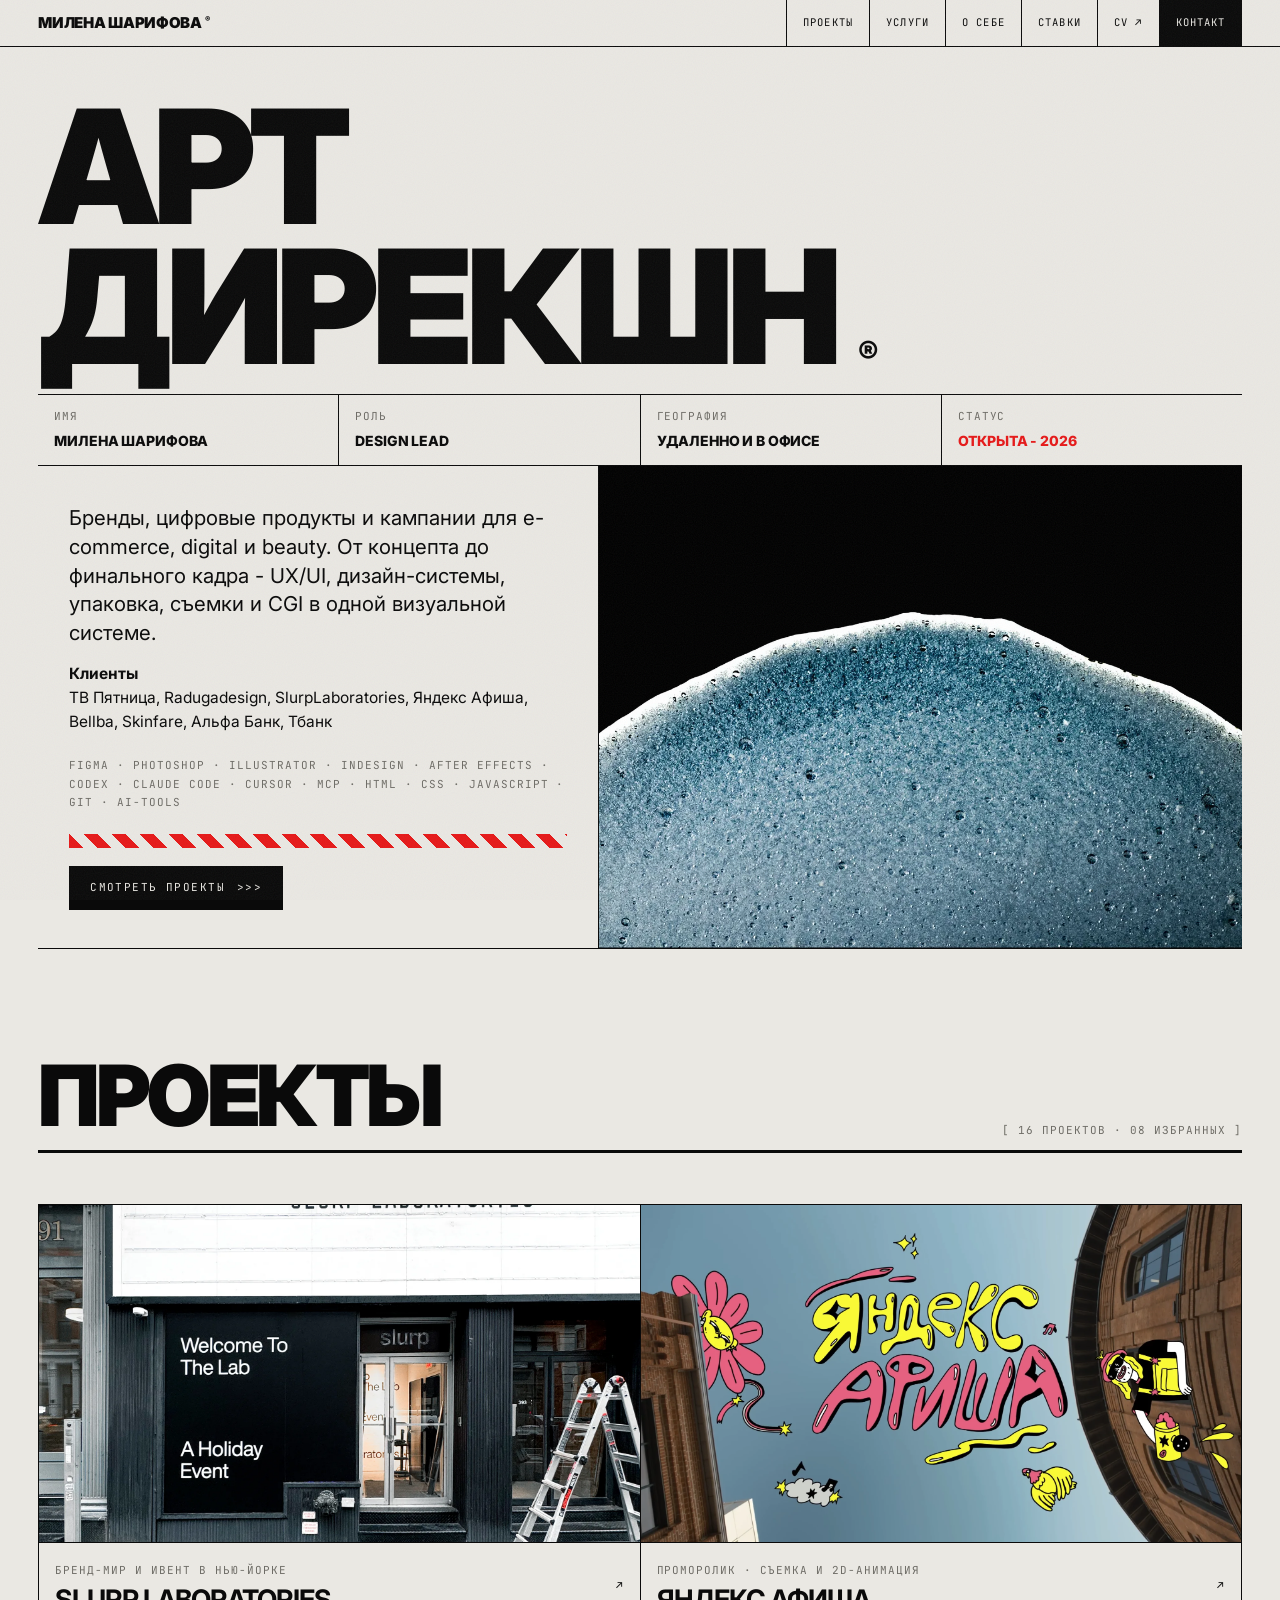
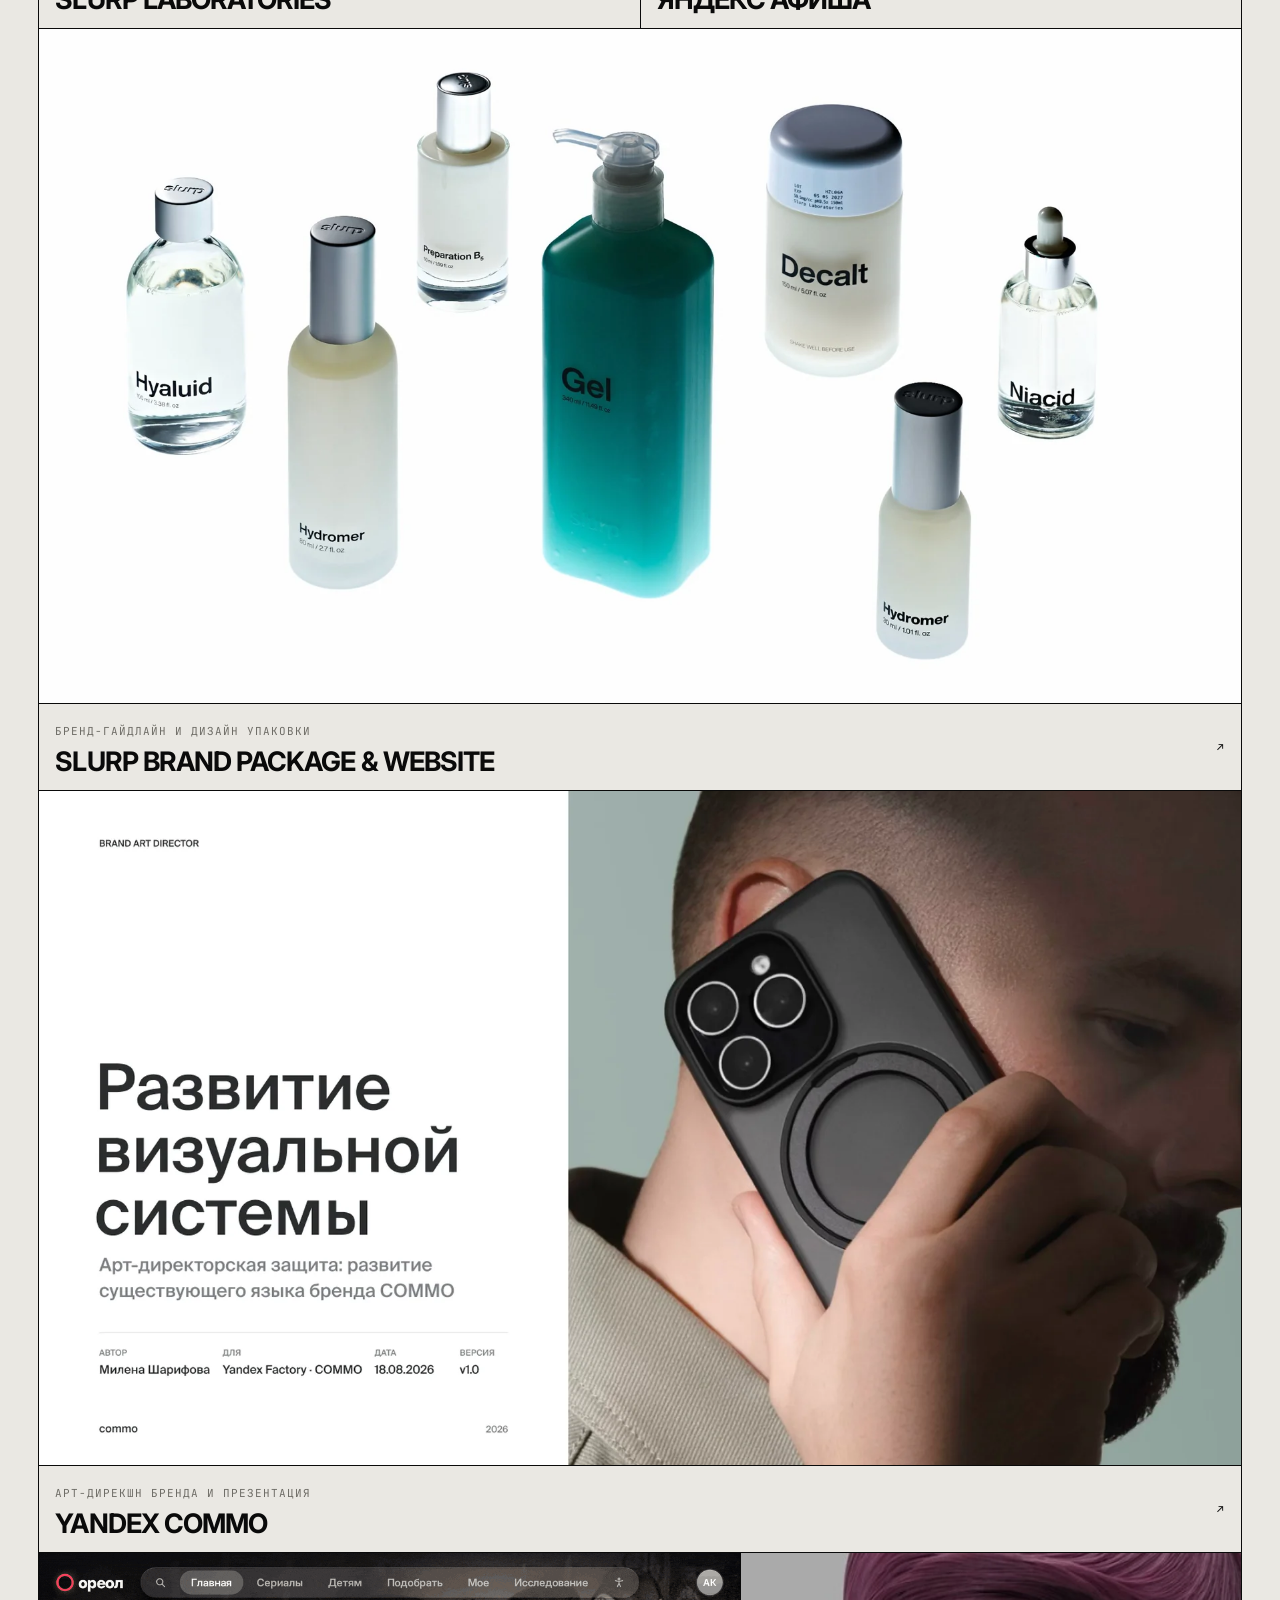
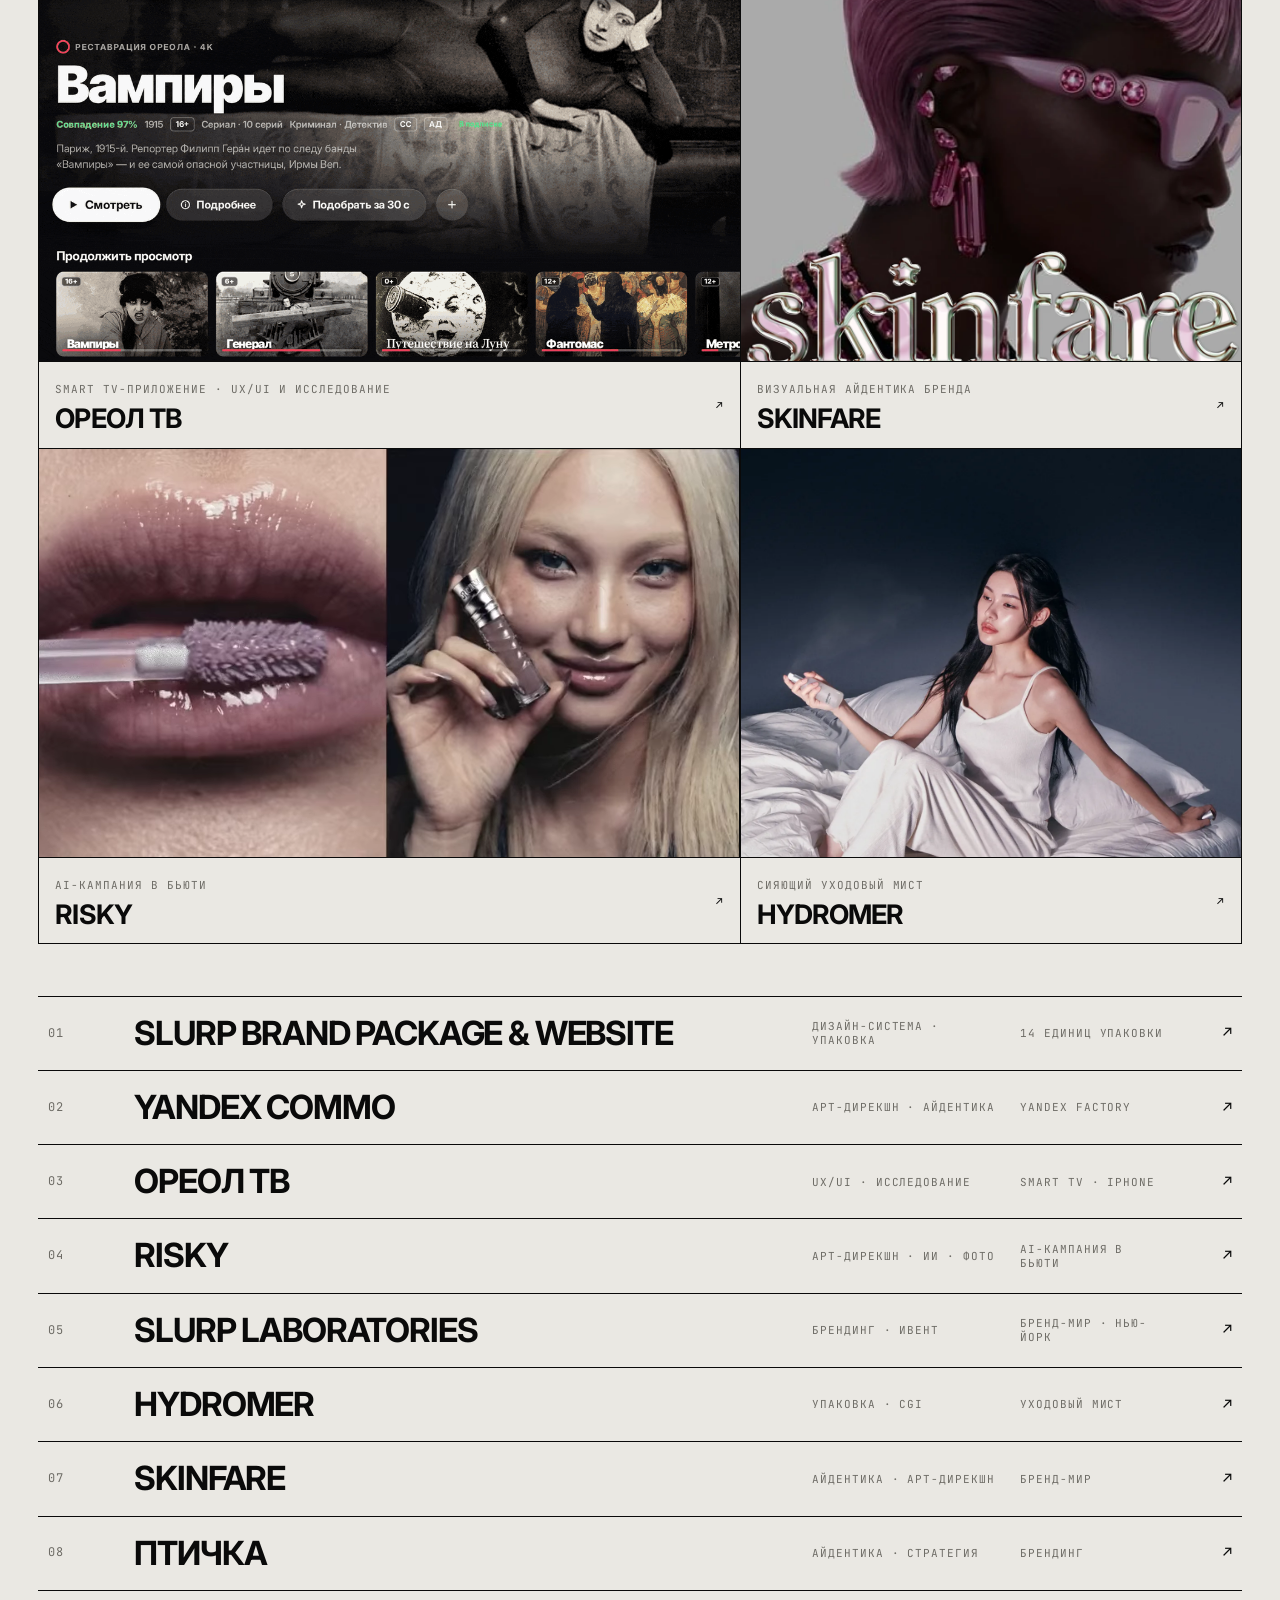
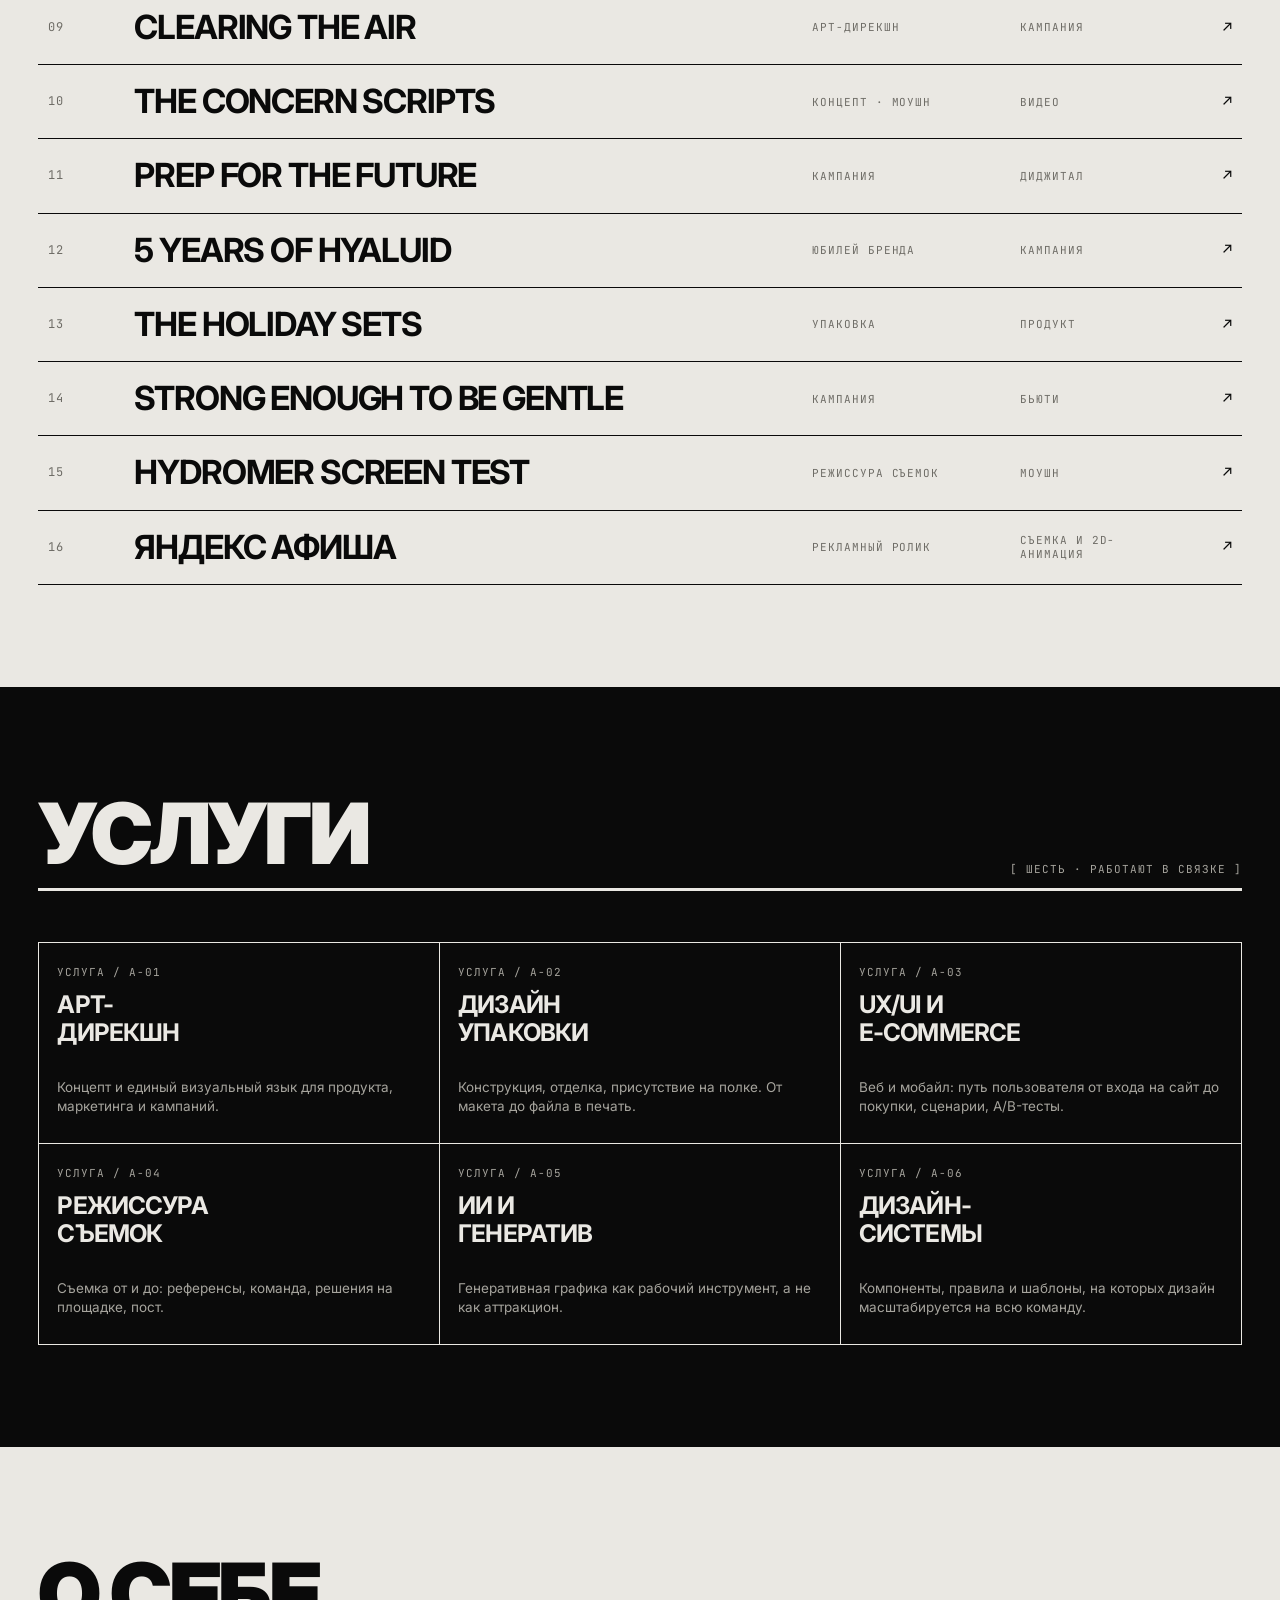
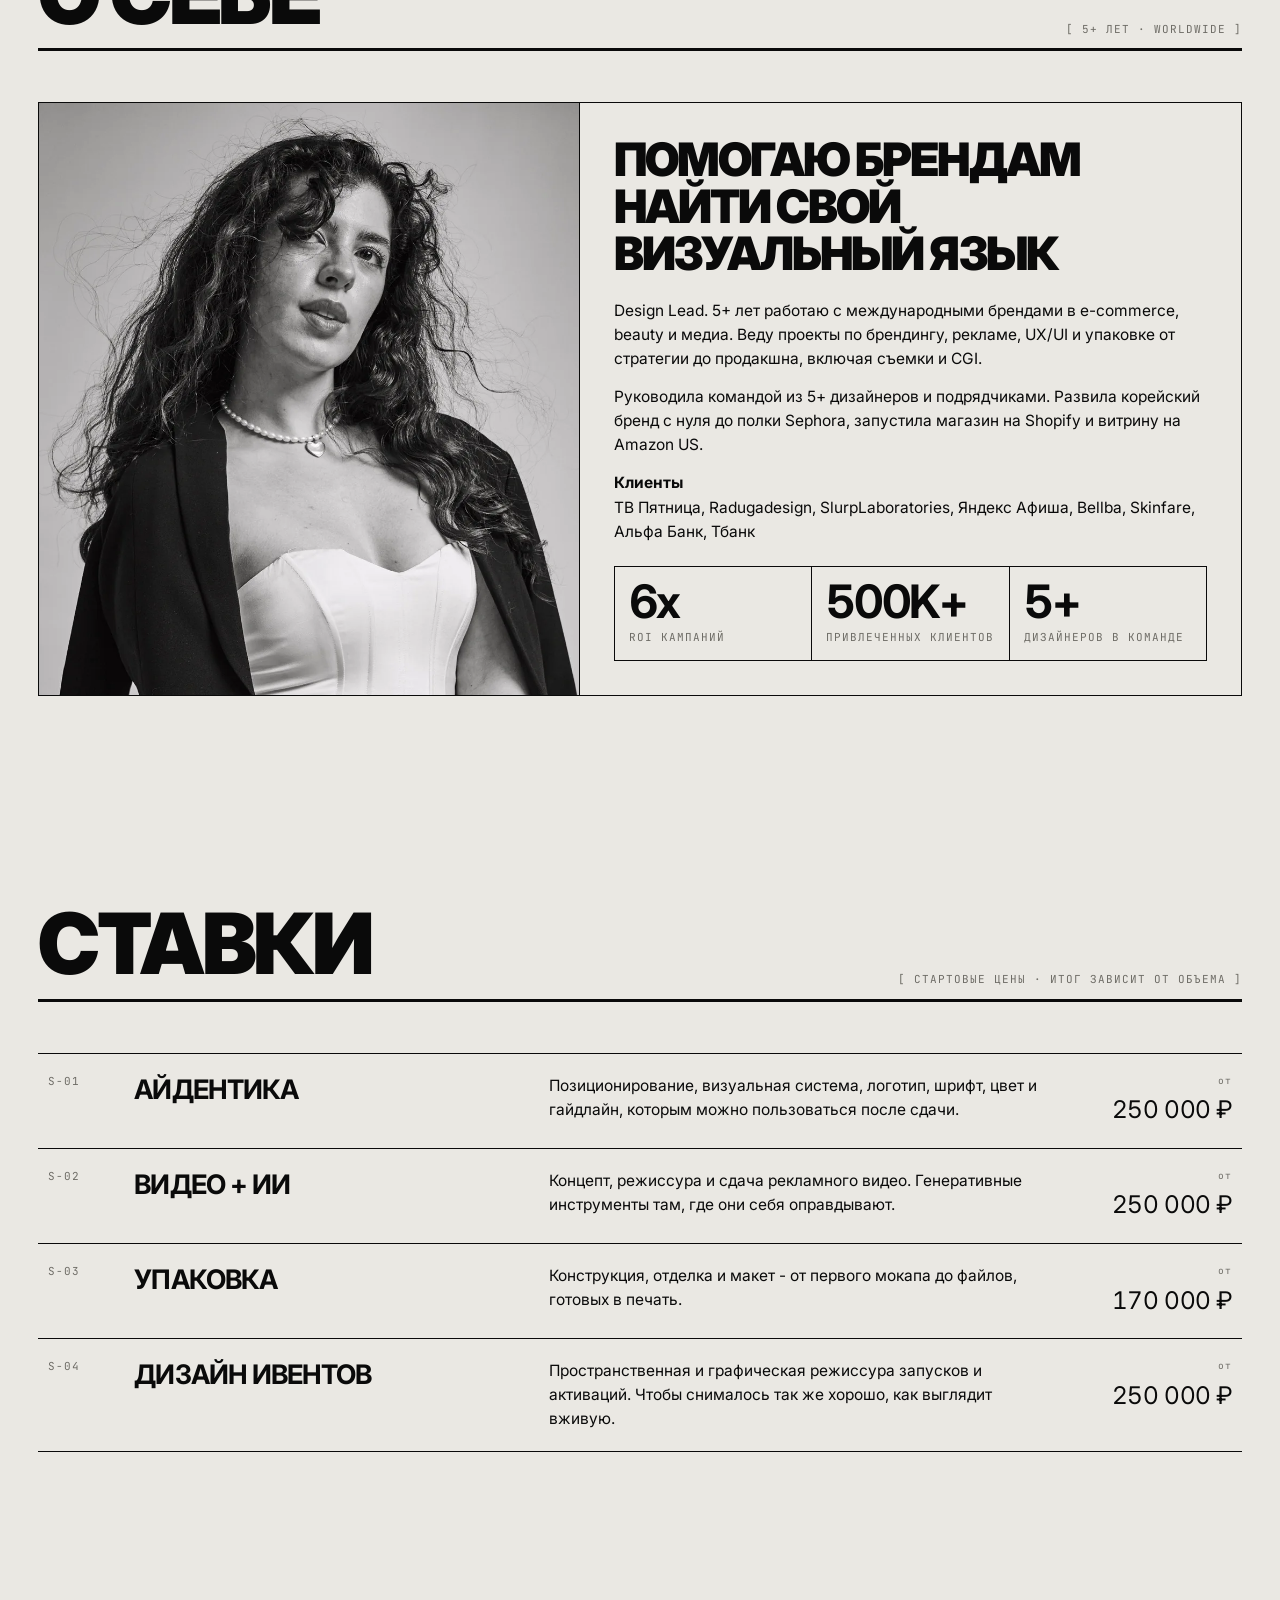
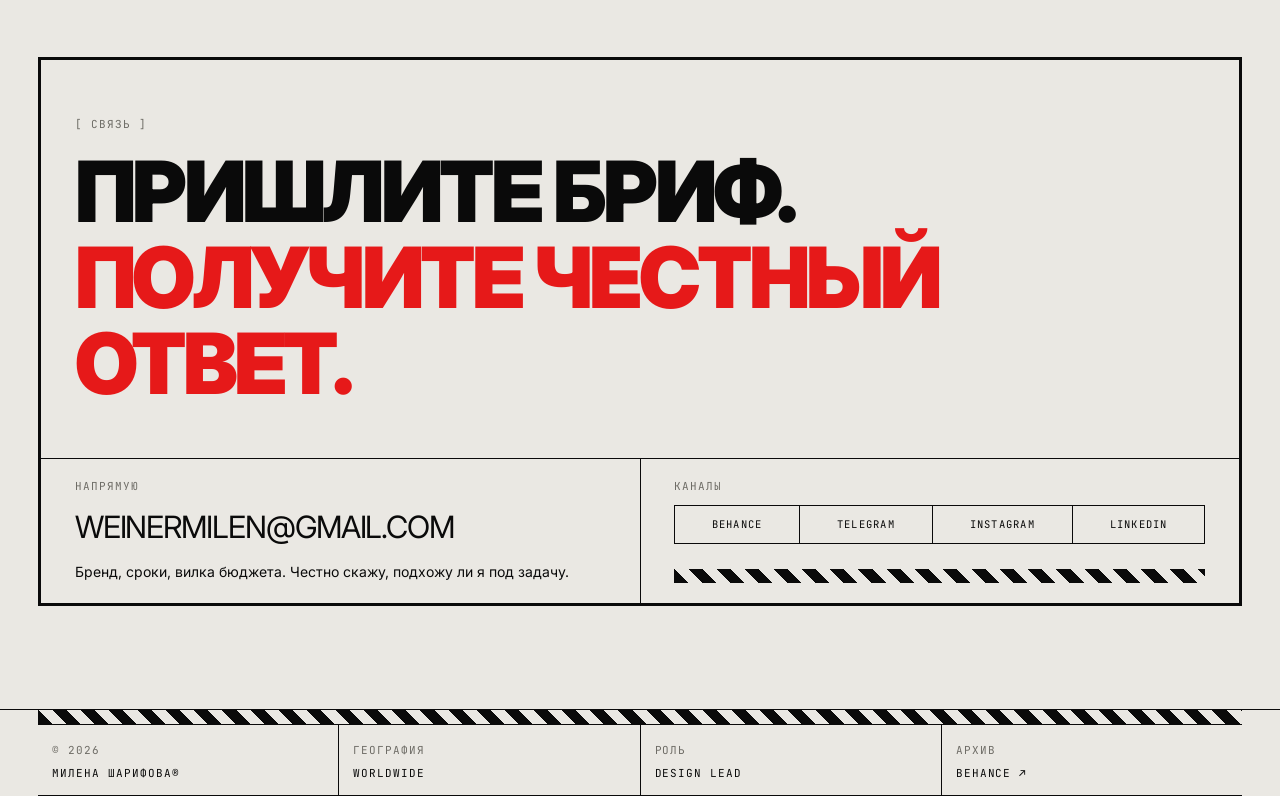
<file: index.html>
<!doctype html>
<html lang="ru">
<head>
<meta charset="utf-8">
<meta name="viewport" content="width=device-width, initial-scale=1">
<title>Милена Шарифова - Design Lead</title>
<meta name="description" content="Design Lead: бренды, цифровые продукты и кампании для e-commerce, beauty и медиа. UX/UI, дизайн-системы, съемки, CGI.">
<meta name="author" content="Милена Шарифова">
<meta name="theme-color" content="#EAE8E3">
<link rel="canonical" href="https://sharifovamilena.github.io/">

<meta property="og:type" content="website">
<meta property="og:url" content="https://sharifovamilena.github.io/">
<meta property="og:title" content="Милена Шарифова - Design Lead">
<meta property="og:description" content="Design Lead: бренды, цифровые продукты и кампании для e-commerce, beauty и медиа. UX/UI, дизайн-системы, съемки, CGI.">
<meta property="og:locale" content="ru_RU">
<meta property="og:image" content="https://sharifovamilena.github.io/og-image.jpg">
<meta property="og:image:width" content="1200">
<meta property="og:image:height" content="630">

<meta name="twitter:card" content="summary_large_image">
<meta name="twitter:title" content="Милена Шарифова - Design Lead">
<meta name="twitter:description" content="Design Lead: бренды, цифровые продукты и кампании для e-commerce, beauty и медиа. UX/UI, дизайн-системы, съемки, CGI.">
<meta name="twitter:image" content="https://sharifovamilena.github.io/og-image.jpg">

<link rel="icon" href="favicon.svg" type="image/svg+xml">
<link rel="preconnect" href="https://fonts.googleapis.com">
<link rel="preconnect" href="https://fonts.gstatic.com" crossorigin>
<link rel="stylesheet" href="https://fonts.googleapis.com/css2?family=Inter:wght@400;600;800;900&family=JetBrains+Mono:wght@400;500;700&display=swap">
<link rel="stylesheet" href="styles.css">

<script type="application/ld+json">
{
  "@context": "https://schema.org",
  "@type": "Person",
  "name": "Милена Шарифова",
  "alternateName": "Milena Sharifova",
  "jobTitle": "Design Lead",
  "email": "mailto:weinermilen@gmail.com",
  "url": "https://sharifovamilena.github.io/",
  "image": "https://sharifovamilena.github.io/images/portrait.webp",
  "description": "Design Lead с опытом 5+ лет: бренд-системы, рекламные кампании и визуальные коммуникации для международных брендов в e-commerce, beauty и медиа.",
  "knowsAbout": [
    "Арт-дирекшн",
    "Дизайн цифровых продуктов",
    "UX/UI",
    "Дизайн-системы",
    "E-commerce",
    "Дизайн упаковки",
    "Режиссура съемок",
    "Генеративная графика"
  ],
  "sameAs": [
    "https://www.behance.net/MilenaSharee9d",
    "https://t.me/sharifovamilena",
    "https://www.instagram.com/weiner.va/",
    "https://www.linkedin.com/in/milena-weiner-60384a1a3/"
  ]
}
</script>
</head>
<body>
<div class="noise" aria-hidden="true"></div>

<a class="skip" href="#main">Перейти к содержанию</a>

<!-- ============================ TOPBAR ============================ -->
<header class="topbar">
  <div class="topbar-in">
    <a class="mark" href="index.html">Милена Шарифова<sup>®</sup></a>
    <nav class="navset" aria-label="Разделы">
      <a href="#work">Проекты</a>
      <a href="#disciplines">Услуги</a>
      <a href="#about">О себе</a>
      <a href="#services">Ставки</a>
      <a href="https://drive.google.com/file/d/1xKu4cNu0fUSkIuzdOux-d7u6OIJiiO3C/view?usp=drive_link" target="_blank" rel="noopener">CV ↗</a>
      <a class="hot" href="#contact">Контакт</a>
    </nav>
    <button class="burger" id="burger" aria-expanded="false">Меню</button>
  </div>
</header>
<div class="menu" id="menu">
  <a href="#work">Проекты</a>
  <a href="#disciplines">Услуги</a>
  <a href="#about">О себе</a>
  <a href="#services">Ставки</a>
  <a href="https://drive.google.com/file/d/1xKu4cNu0fUSkIuzdOux-d7u6OIJiiO3C/view?usp=drive_link" target="_blank" rel="noopener">CV</a>
  <a href="#contact">Контакт</a>
</div>

<main id="main">


  <div class="hero rail">
    <div class="hero-title">
      <h1 class="macro t-hero rv"><span class="vh">Милена Шарифова - </span>
        Арт<br>
        <span class="line2">Дирекшн<span class="reg">®</span></span>
      </h1>
    </div>

    <div class="spec rv" data-d="1">
      <div>
        <span class="mono dim">Имя</span>
        <strong>Милена Шарифова</strong>
      </div>
      <div>
        <span class="mono dim">Роль</span>
        <strong>Design Lead</strong>
      </div>
      <div>
        <span class="mono dim">География</span>
        <strong>Удаленно и в офисе</strong>
      </div>
      <div>
        <span class="mono dim">Статус</span>
        <strong class="red">Открыта - 2026</strong>
      </div>
    </div>

    <div class="hero-body rv" data-d="1">
      <div class="hero-statement">
        <div>
          <p class="copy" style="font-size: clamp(17px, 1.6vw, 22px); line-height: 1.4;">
            Бренды, цифровые продукты и кампании для e-commerce, digital и beauty.
            От концепта до финального кадра - UX/UI, дизайн-системы, упаковка,
            съемки и CGI в одной визуальной системе.
          </p>

          <p class="copy">
            <strong>Клиенты</strong><br>
            ТВ Пятница, Radugadesign, SlurpLaboratories, Яндекс Афиша, Bellba, Skinfare, Альфа Банк, Тбанк
          </p>
        </div>

        <p class="mono dim" style="line-height: 1.7;">
          Figma · Photoshop · Illustrator · InDesign · After Effects · Codex ·
          Claude Code · Cursor · MCP · HTML · CSS · JavaScript · Git · AI-tools
        </p>

        <div>
          <div class="stripes red" style="margin-bottom: 18px;"></div>
          <a class="cta" href="#work">Смотреть проекты <span>&gt;&gt;&gt;</span></a>
        </div>
      </div>

      <div class="plate hero-plate shot">
        <img src="images/hero-foam.webp" width="1800" height="858" alt="Макросъемка купола синей минеральной пены на черном фоне" fetchpriority="high" decoding="async">
        <span class="plate-corner">FIG. 00</span>
      </div>
    </div>
  </div>

  <!-- ---------------------- WORK ---------------------- -->
  <section id="work" class="rail">
    <div class="sec-head rv">
      <h2 class="macro t-xl">Проекты</h2>
      <span class="mono dim">[ 16 проектов · 08 избранных ]</span>
    </div>

    <div class="features rv">

      <a class="feature w6" href="slurp.html">
        <div class="plate">
          <img src="images/slurp-storefront.webp" width="1800" height="1273" alt="Витрина Slurp Laboratories в Нью-Йорке с праздничным оформлением Welcome To The Lab" loading="lazy" decoding="async">
          <span class="plate-corner">FIG. 03</span>
        </div>
        <div class="feature-foot">
          <div>
            <span class="mono dim">Бренд-мир и ивент в Нью-Йорке</span>
            <h3>Slurp Laboratories</h3>
          </div>
          <span class="mono">↗</span>
        </div>
      </a>

      <a class="feature w6" href="yandex-afisha.html" id="project-yandex-afisha">
        <div class="plate">
          <img src="images/yandex-afisha-cover.webp" width="1913" height="1071" alt="Рисованная надпись «Яндекс Афиша» и персонажи на фоне города" loading="lazy" decoding="async">
        </div>
        <div class="feature-foot">
          <div>
            <span class="mono dim">Проморолик · Съемка и 2D-анимация</span>
            <h3>Яндекс Афиша</h3>
          </div>
          <span class="mono">↗</span>
        </div>
      </a>

      <a class="feature w12" href="guidelines.html">
        <div class="plate" style="aspect-ratio: 16 / 9;">
          <img src="images/guidelines-range.webp" width="1800" height="1013" alt="Линейка Slurp Laboratories: четырнадцать флаконов и коробок в одной системе этикеток" loading="lazy" decoding="async">
          <span class="plate-corner">FIG. 04</span>
        </div>
        <div class="feature-foot">
          <div>
            <span class="mono dim">Бренд-гайдлайн и дизайн упаковки</span>
            <h3>Slurp Brand Package &amp; website</h3>
          </div>
          <span class="mono">↗</span>
        </div>
      </a>

      <a class="feature w12" href="commo.html">
        <div class="plate" style="aspect-ratio: 16 / 9;">
          <img src="images/commo-cover.webp" width="1800" height="1012" alt="Презентация развития визуальной системы бренда COMMO для Yandex Factory" loading="lazy" decoding="async">
          <span class="plate-corner">FIG. 05</span>
        </div>
        <div class="feature-foot">
          <div>
            <span class="mono dim">Арт-дирекшн бренда и презентация</span>
            <h3>Yandex COMMO</h3>
          </div>
          <span class="mono">↗</span>
        </div>
      </a>

      <a class="feature w7 feature-reel" href="oreol.html">
        <div class="plate">
          <picture><source media="(max-width: 600px)" srcset="media/oreol-home-m.gif" width="480" height="270"><img src="media/oreol-home.gif" width="1200" height="674" alt="Smart TV-приложение Ореол ТВ: фокус с пульта переходит по карточкам главного экрана" decoding="async"></picture>
          <span class="plate-corner">FIG. 01</span>
        </div>
        <div class="feature-foot">
          <div>
            <span class="mono dim">Smart TV-приложение · UX/UI и исследование</span>
            <h3>Ореол ТВ</h3>
          </div>
          <span class="mono">↗</span>
        </div>
      </a>

      <a class="feature w5" href="skinfare.html">
        <div class="plate">
          <img src="images/skinfare-cover-narrow.webp" width="1100" height="943" alt="Визуальная айдентика SKINFARE: модель с розовыми волосами, кристаллы в очках и серьге, хромированный логотип" loading="lazy" decoding="async">
          <span class="plate-corner">FIG. 06</span>
        </div>
        <div class="feature-foot">
          <div>
            <span class="mono dim">Визуальная айдентика бренда</span>
            <h3>SKINFARE</h3>
          </div>
          <span class="mono">↗</span>
        </div>
      </a>

      <a class="feature w7" href="risky.html">
        <div class="plate">
          <video poster="media/risky-gloss-poster.webp" autoplay muted loop playsinline preload="metadata" aria-label="Луп кампании RISKY: нанесение блеска крупным планом"><source src="media/risky-gloss.mp4" type="video/mp4"><source src="media/risky-gloss.webm" type="video/webm"></video>
          <span class="plate-corner">FIG. 02</span>
        </div>
        <div class="feature-foot">
          <div>
            <span class="mono dim">AI-кампания в бьюти</span>
            <h3>Risky</h3>
          </div>
          <span class="mono">↗</span>
        </div>
      </a>

      <a class="feature w5" href="hydromer.html">
        <div class="plate">
          <img src="images/hydromer-bed.webp" width="1200" height="1500" class="pos-top" alt="Модель в белом на белом постельном белье распыляет уходовый мист Hydromer" loading="lazy" decoding="async">
          <span class="plate-corner">FIG. 02</span>
        </div>
        <div class="feature-foot">
          <div>
            <span class="mono dim">Сияющий уходовый мист</span>
            <h3>Hydromer</h3>
          </div>
          <span class="mono">↗</span>
        </div>
      </a>

    </div>

    <div class="idx rv">
      <a class="idx-row" href="guidelines.html">
        <span class="num">01</span>
        <h3>Slurp Brand Package &amp; website</h3>
        <span class="mono dim disc-col">Дизайн-система · Упаковка</span>
        <span class="mono dim yr">14 единиц упаковки</span>
        <span class="go">↗</span>
      </a>
      <a class="idx-row" href="commo.html">
        <span class="num">02</span>
        <h3>Yandex COMMO</h3>
        <span class="mono dim disc-col">Арт-дирекшн · Айдентика</span>
        <span class="mono dim yr">Yandex Factory</span>
        <span class="go">↗</span>
      </a>
      <a class="idx-row" href="oreol.html">
        <span class="num">03</span>
        <h3>Ореол ТВ</h3>
        <span class="mono dim disc-col">UX/UI · Исследование</span>
        <span class="mono dim yr">Smart TV · iPhone</span>
        <span class="go">↗</span>
      </a>
      <a class="idx-row" href="risky.html">
        <span class="num">04</span>
        <h3>Risky</h3>
        <span class="mono dim disc-col">Арт-дирекшн · ИИ · Фото</span>
        <span class="mono dim yr">AI-кампания в бьюти</span>
        <span class="go">↗</span>
      </a>
      <a class="idx-row" href="slurp.html">
        <span class="num">05</span>
        <h3>Slurp Laboratories</h3>
        <span class="mono dim disc-col">Брендинг · Ивент</span>
        <span class="mono dim yr">Бренд-мир · Нью-Йорк</span>
        <span class="go">↗</span>
      </a>
      <a class="idx-row" href="hydromer.html">
        <span class="num">06</span>
        <h3>Hydromer</h3>
        <span class="mono dim disc-col">Упаковка · CGI</span>
        <span class="mono dim yr">Уходовый мист</span>
        <span class="go">↗</span>
      </a>
      <a class="idx-row" href="skinfare.html">
        <span class="num">07</span>
        <h3>SKINFARE</h3>
        <span class="mono dim disc-col">Айдентика · Арт-дирекшн</span>
        <span class="mono dim yr">Бренд-мир</span>
        <span class="go">↗</span>
      </a>
      <a class="idx-row" href="https://www.behance.net/gallery/194399441/Branding-Project-Ptichka" target="_blank" rel="noopener">
        <span class="num">08</span>
        <h3>Птичка</h3>
        <span class="mono dim disc-col">Айдентика · Стратегия</span>
        <span class="mono dim yr">Брендинг</span>
        <span class="go">↗</span>
      </a>
      <a class="idx-row" href="https://www.behance.net/gallery/243158075/Clearing-The-Air" target="_blank" rel="noopener">
        <span class="num">09</span>
        <h3>Clearing The Air</h3>
        <span class="mono dim disc-col">Арт-дирекшн</span>
        <span class="mono dim yr">Кампания</span>
        <span class="go">↗</span>
      </a>
      <a class="idx-row" href="https://www.behance.net/gallery/217282407/The-Concern-Scripts" target="_blank" rel="noopener">
        <span class="num">10</span>
        <h3>The Concern Scripts</h3>
        <span class="mono dim disc-col">Концепт · Моушн</span>
        <span class="mono dim yr">Видео</span>
        <span class="go">↗</span>
      </a>
      <a class="idx-row" href="https://www.behance.net/gallery/242629617/Prep-for-the-Future" target="_blank" rel="noopener">
        <span class="num">11</span>
        <h3>Prep for the Future</h3>
        <span class="mono dim disc-col">Кампания</span>
        <span class="mono dim yr">Диджитал</span>
        <span class="go">↗</span>
      </a>
      <a class="idx-row" href="https://www.behance.net/gallery/232205641/5-Years-of-Hyaluid" target="_blank" rel="noopener">
        <span class="num">12</span>
        <h3>5 Years of Hyaluid</h3>
        <span class="mono dim disc-col">Юбилей бренда</span>
        <span class="mono dim yr">Кампания</span>
        <span class="go">↗</span>
      </a>
      <a class="idx-row" href="https://www.behance.net/gallery/217569827/The-Holiday-Sets" target="_blank" rel="noopener">
        <span class="num">13</span>
        <h3>The Holiday Sets</h3>
        <span class="mono dim disc-col">Упаковка</span>
        <span class="mono dim yr">Продукт</span>
        <span class="go">↗</span>
      </a>
      <a class="idx-row" href="https://www.behance.net/gallery/217195129/Strong-enough-to-be-gentle" target="_blank" rel="noopener">
        <span class="num">14</span>
        <h3>Strong Enough To Be Gentle</h3>
        <span class="mono dim disc-col">Кампания</span>
        <span class="mono dim yr">Бьюти</span>
        <span class="go">↗</span>
      </a>
      <a class="idx-row" href="https://www.behance.net/gallery/232205591/Hydromer-Screen-Test" target="_blank" rel="noopener">
        <span class="num">15</span>
        <h3>Hydromer Screen Test</h3>
        <span class="mono dim disc-col">Режиссура съемок</span>
        <span class="mono dim yr">Моушн</span>
        <span class="go">↗</span>
      </a>
      <a class="idx-row" href="yandex-afisha.html">
        <span class="num">16</span>
        <h3>Яндекс Афиша</h3>
        <span class="mono dim disc-col">Рекламный ролик</span>
        <span class="mono dim yr">Съемка и 2D-анимация</span>
        <span class="go">↗</span>
      </a>
    </div>
  </section>

  <!-- ---------------------- DISCIPLINES ---------------------- -->
  <section id="disciplines" class="disc-band">
    <div class="rail">
      <div class="sec-head rv">
        <h2 class="macro t-xl">Услуги</h2>
        <span class="mono dim">[ Шесть · Работают в связке ]</span>
      </div>

      <div class="disc-grid rv">
        <div class="disc">
          <span class="mono dim">Услуга / A-01</span>
          <h3>Арт-<br>дирекшн</h3>
          <p>Концепт и единый визуальный язык для продукта, маркетинга и кампаний.</p>
        </div>
        <div class="disc">
          <span class="mono dim">Услуга / A-02</span>
          <h3>Дизайн<br>упаковки</h3>
          <p>Конструкция, отделка, присутствие на полке. От макета до файла в печать.</p>
        </div>
        <div class="disc">
          <span class="mono dim">Услуга / A-03</span>
          <h3>UX/UI и<br>e-commerce</h3>
          <p>Веб и мобайл: путь пользователя от входа на сайт до покупки, сценарии, A/B-тесты.</p>
        </div>
        <div class="disc">
          <span class="mono dim">Услуга / A-04</span>
          <h3>Режиссура<br>съемок</h3>
          <p>Съемка от и до: референсы, команда, решения на площадке, пост.</p>
        </div>
        <div class="disc">
          <span class="mono dim">Услуга / A-05</span>
          <h3>ИИ и<br>генератив</h3>
          <p>Генеративная графика как рабочий инструмент, а не как аттракцион.</p>
        </div>
        <div class="disc">
          <span class="mono dim">Услуга / A-06</span>
          <h3>Дизайн-<br>системы</h3>
          <p>Компоненты, правила и шаблоны, на которых дизайн масштабируется на всю команду.</p>
        </div>
      </div>
    </div>
  </section>

  <!-- ---------------------- ABOUT ---------------------- -->
  <section id="about" class="rail">
    <div class="sec-head rv">
      <h2 class="macro t-xl">О себе</h2>
      <span class="mono dim">[ 5+ лет · Worldwide ]</span>
    </div>

    <div class="about rv">
      <div class="plate about-plate">
        <img src="images/portrait.webp" width="1100" height="1100" alt="Черно-белый портрет Милены Шарифовой" loading="lazy" decoding="async">
        <span class="plate-corner">FIG. 00</span>
      </div>

      <div class="about-text">
        <h3 class="macro t-lg about-head">Помогаю брендам найти свой визуальный язык</h3>

        <div>
          <p class="copy">
            Design Lead. 5+ лет работаю с международными брендами в e-commerce, beauty и медиа.
            Веду проекты по брендингу, рекламе, UX/UI и упаковке от стратегии до продакшна,
            включая съемки и CGI.
          </p>
          <p class="copy">
            Руководила командой из 5+ дизайнеров и подрядчиками. Развила корейский бренд с нуля
            до полки Sephora, запустила магазин на Shopify и витрину на Amazon US.
          </p>
          <p class="copy">
            <strong>Клиенты</strong><br>
            ТВ Пятница, Radugadesign, SlurpLaboratories, Яндекс Афиша, Bellba, Skinfare, Альфа Банк, Тбанк
          </p>
        </div>

        <div class="figs">
          <div><b>6x</b><span class="mono dim">ROI кампаний</span></div>
          <div><b>500K+</b><span class="mono dim">Привлеченных клиентов</span></div>
          <div><b>5+</b><span class="mono dim">Дизайнеров в команде</span></div>
        </div>
      </div>
    </div>
  </section>

  <!-- ---------------------- SERVICES ---------------------- -->
  <section id="services" class="rail">
    <div class="sec-head rv">
      <h2 class="macro t-xl">Ставки</h2>
      <span class="mono dim">[ Стартовые цены · Итог зависит от объема ]</span>
    </div>

    <div class="svc-table rv">
      <div class="svc-row">
        <span class="mono dim">S-01</span>
        <h3>Айдентика</h3>
        <p class="copy desc">Позиционирование, визуальная система, логотип, шрифт, цвет и гайдлайн, которым можно пользоваться после сдачи.</p>
        <div class="price"><small>от</small>250 000 ₽</div>
      </div>
      <div class="svc-row">
        <span class="mono dim">S-02</span>
        <h3>Видео + ИИ</h3>
        <p class="copy desc">Концепт, режиссура и сдача рекламного видео. Генеративные инструменты там, где они себя оправдывают.</p>
        <div class="price"><small>от</small>250 000 ₽</div>
      </div>
      <div class="svc-row">
        <span class="mono dim">S-03</span>
        <h3>Упаковка</h3>
        <p class="copy desc">Конструкция, отделка и макет - от первого мокапа до файлов, готовых в печать.</p>
        <div class="price"><small>от</small>170 000 ₽</div>
      </div>
      <div class="svc-row">
        <span class="mono dim">S-04</span>
        <h3>Дизайн ивентов</h3>
        <p class="copy desc">Пространственная и графическая режиссура запусков и активаций. Чтобы снималось так же хорошо, как выглядит вживую.</p>
        <div class="price"><small>от</small>250 000 ₽</div>
      </div>
    </div>
  </section>

  <!-- ---------------------- CONTACT ---------------------- -->
  <section id="contact" class="rail">
    <div class="contact-block rv">
      <div class="contact-top">
        <span class="mono dim">[ Связь ]</span>
        <h2 class="macro t-xl" style="margin-top: 14px;">Пришлите бриф.<br><em>Получите честный ответ.</em></h2>
      </div>

      <div class="contact-grid">
        <div>
          <span class="mono dim">Напрямую</span>
          <!-- TODO: replace with your real email address -->
          <a class="mailto" href="mailto:weinermilen@gmail.com?subject=Project%20enquiry">weinermilen@gmail.com</a>
          <p class="copy" style="font-size: 14px;">Бренд, сроки, вилка бюджета. Честно скажу, подхожу ли я под задачу.</p>
        </div>
        <div>
          <span class="mono dim">Каналы</span>
          <div class="chan">
            <a href="https://www.behance.net/MilenaSharee9d" target="_blank" rel="noopener">Behance</a>
            <a href="https://t.me/sharifovamilena" target="_blank" rel="noopener">Telegram</a>
            <a href="https://www.instagram.com/weiner.va/" target="_blank" rel="noopener">Instagram</a>
            <a href="https://www.linkedin.com/in/milena-weiner-60384a1a3/" target="_blank" rel="noopener">LinkedIn</a>
          </div>
          <div class="stripes" style="margin-top: auto;"></div>
        </div>
      </div>
    </div>
  </section>

</div>

<!-- ============================ CASE: RISKY ============================ -->
</main>

<footer>
  <div class="rail">
    <div class="stripes"></div>
  </div>
  <div class="rail">
    <div class="foot-grid">
      <div><span class="mono dim">© 2026</span><br><span class="mono">Милена Шарифова®</span></div>
      <div><span class="mono dim">География</span><br><span class="mono">Worldwide</span></div>
      <div><span class="mono dim">Роль</span><br><span class="mono">Design Lead</span></div>
      <div><span class="mono dim">Архив</span><br><a class="mono" href="https://www.behance.net/MilenaSharee9d" target="_blank" rel="noopener">Behance ↗</a></div>
    </div>
  </div>
</footer>
<script src="script.js" defer></script>
</body>
</html>
</file>
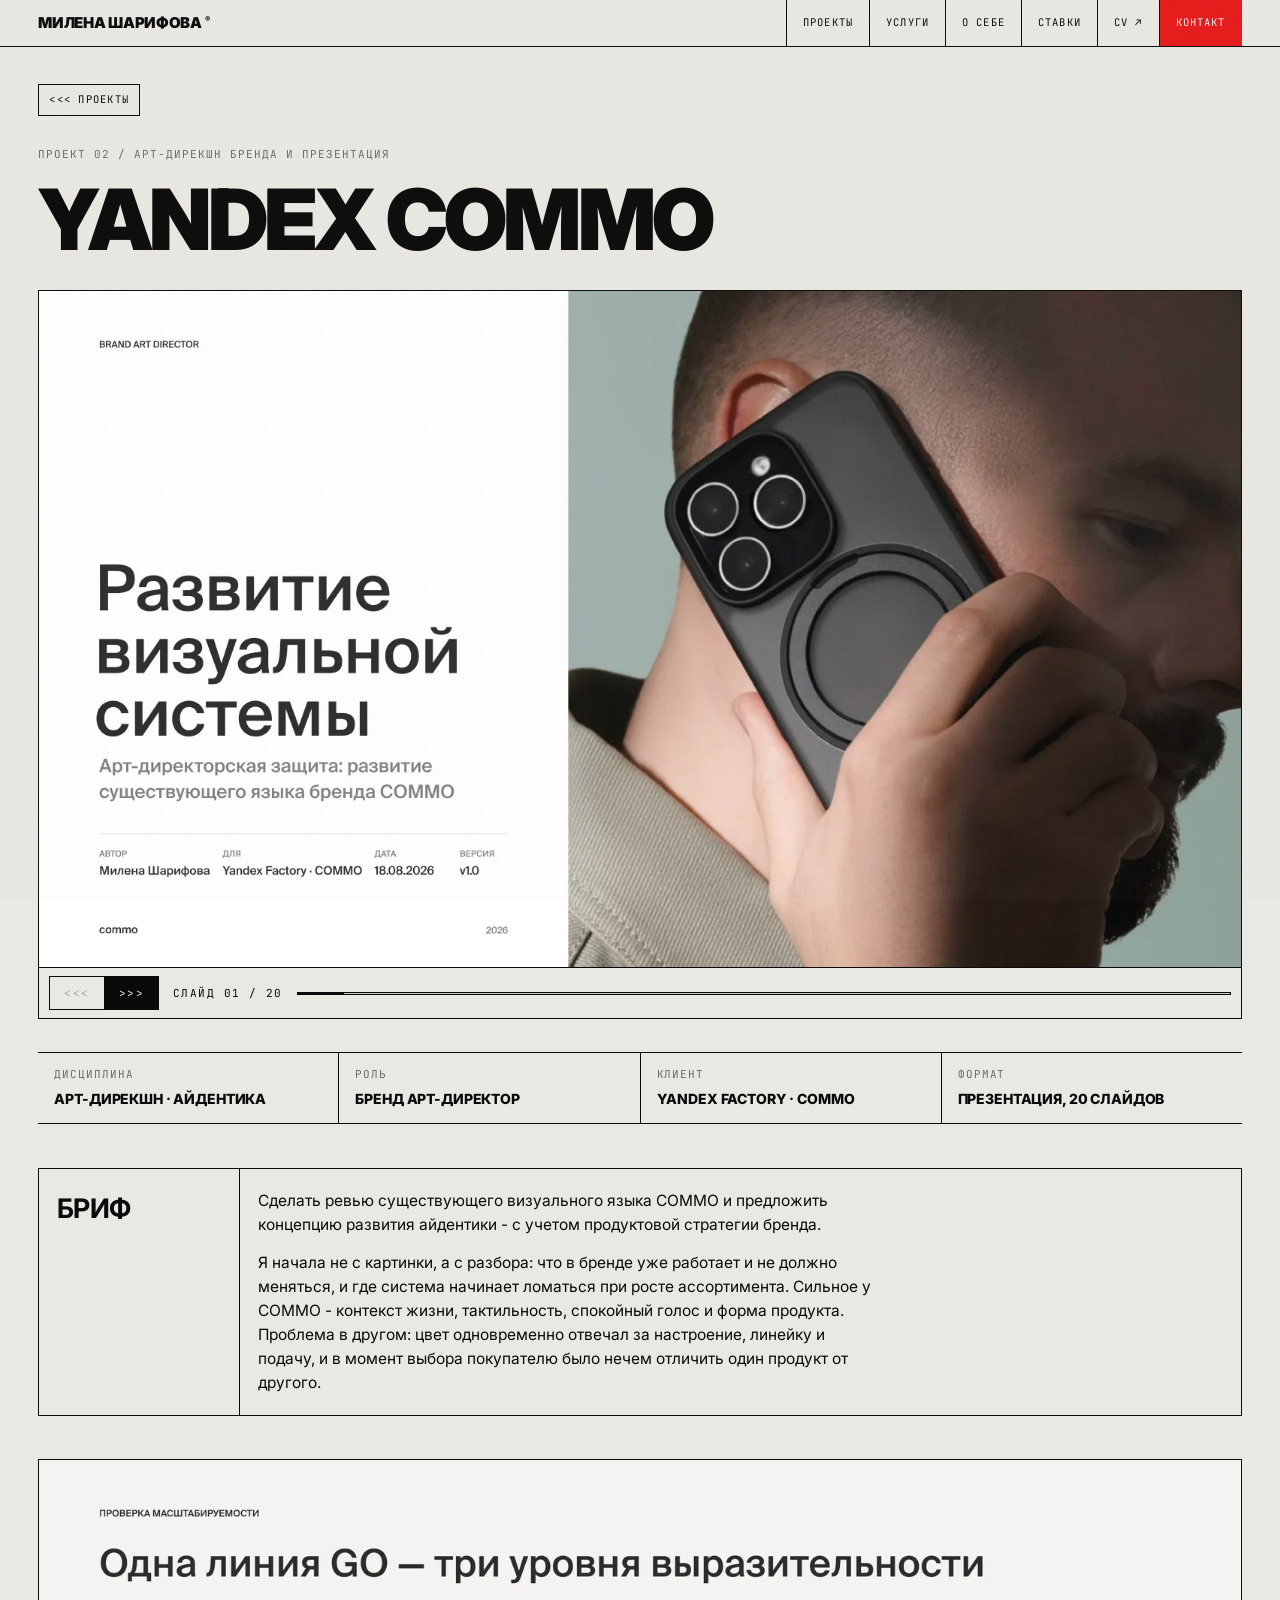
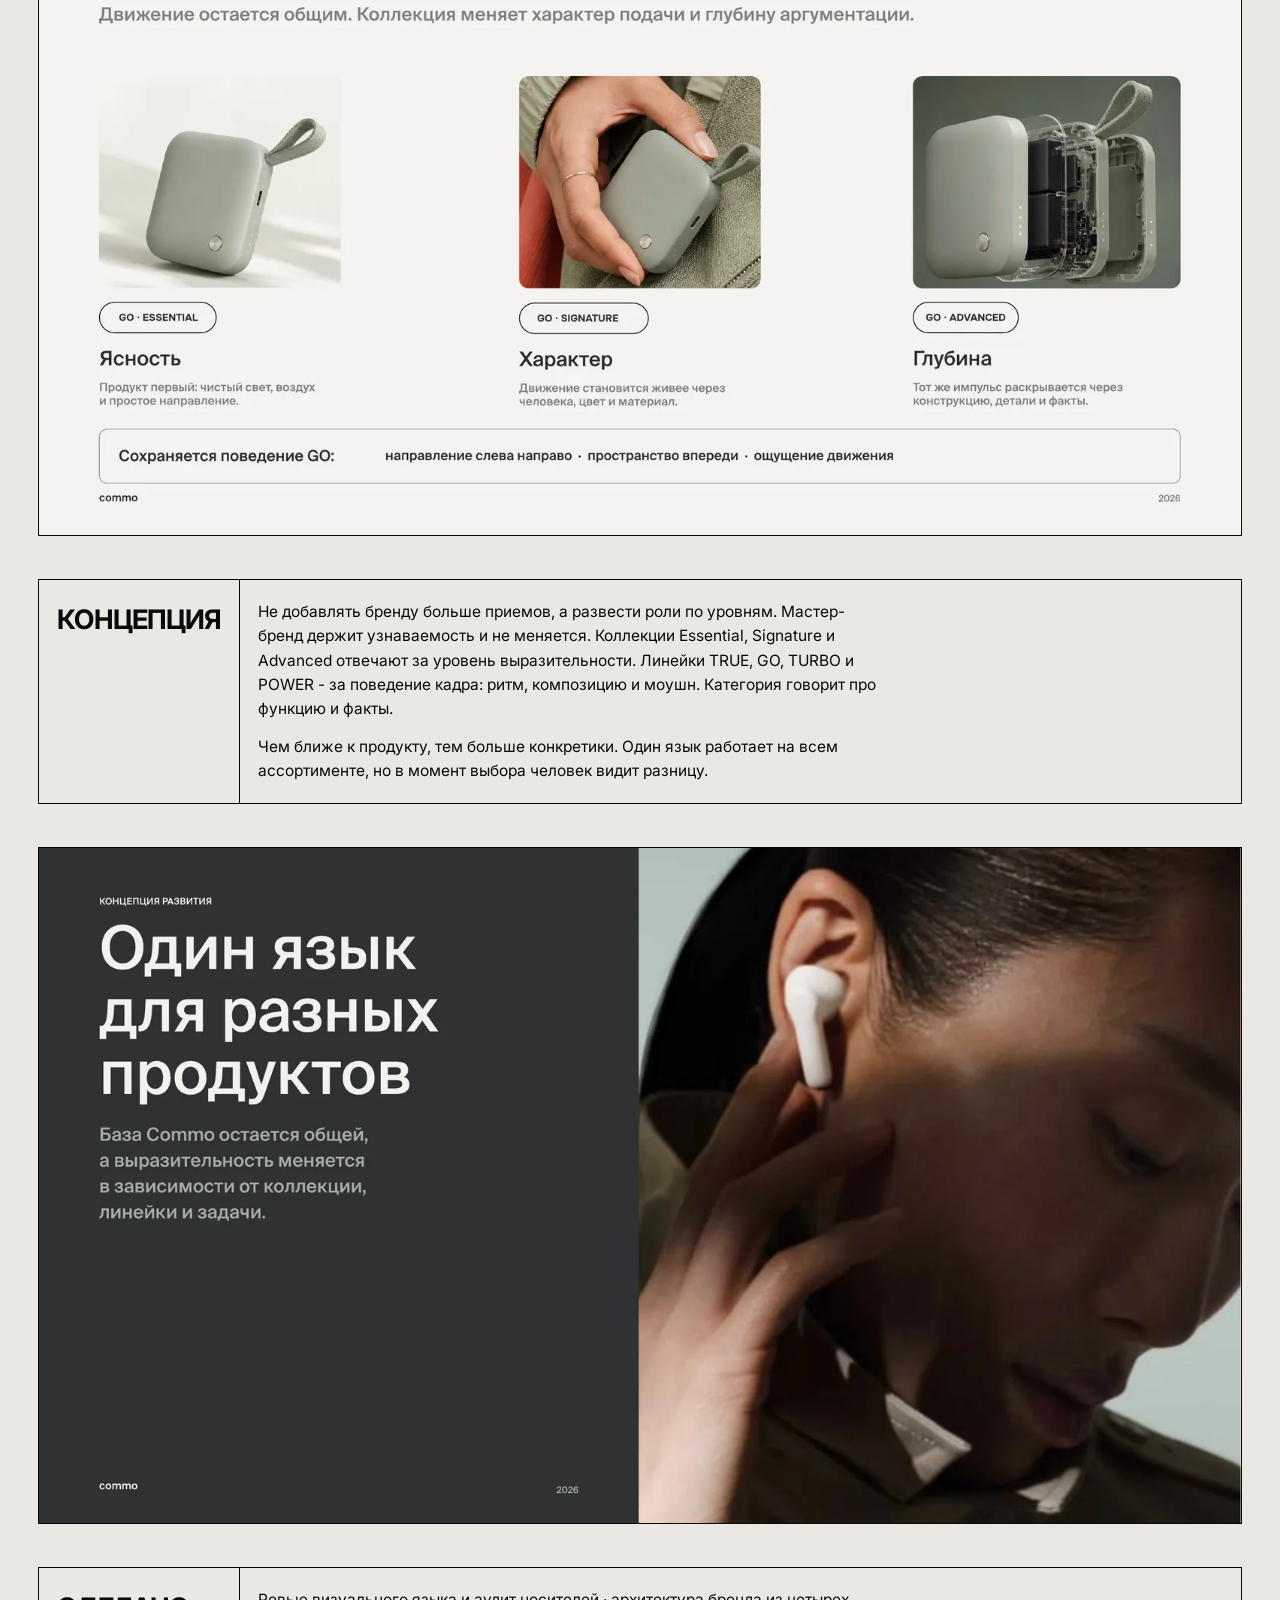
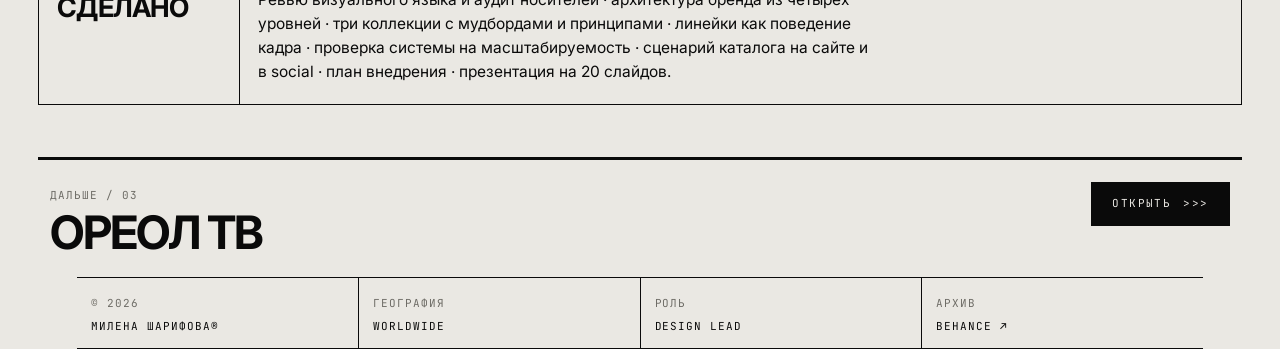
<file: commo.html>
<!doctype html>
<html lang="ru">
<head>
<meta charset="utf-8">
<meta name="viewport" content="width=device-width, initial-scale=1">
<title>Yandex COMMO - арт-дирекшн бренда и концепция развития айдентики | Милена Шарифова</title>
<meta name="description" content="Ревью визуального языка бренда COMMO (Yandex Factory) и концепция развития айдентики под новую продуктовую стратегию: четыре уровня системы, три коллекции, линейки как поведение.">
<meta name="author" content="Милена Шарифова">
<meta name="theme-color" content="#EAE8E3">
<link rel="canonical" href="https://sharifovamilena.github.io/commo.html">

<meta property="og:type" content="article">
<meta property="og:url" content="https://sharifovamilena.github.io/commo.html">
<meta property="og:title" content="Yandex COMMO - арт-дирекшн бренда и концепция развития айдентики | Милена Шарифова">
<meta property="og:description" content="Ревью визуального языка бренда COMMO (Yandex Factory) и концепция развития айдентики под новую продуктовую стратегию: четыре уровня системы, три коллекции, линейки как поведение.">
<meta property="og:locale" content="ru_RU">
<meta property="og:image" content="https://sharifovamilena.github.io/images/commo-cover.webp">
<meta property="og:image:width" content="1800">
<meta property="og:image:height" content="1012">

<meta name="twitter:card" content="summary_large_image">
<meta name="twitter:title" content="Yandex COMMO - арт-дирекшн бренда и концепция развития айдентики | Милена Шарифова">
<meta name="twitter:description" content="Ревью визуального языка бренда COMMO (Yandex Factory) и концепция развития айдентики под новую продуктовую стратегию: четыре уровня системы, три коллекции, линейки как поведение.">
<meta name="twitter:image" content="https://sharifovamilena.github.io/images/commo-cover.webp">

<link rel="icon" href="favicon.svg" type="image/svg+xml">
<link rel="preconnect" href="https://fonts.googleapis.com">
<link rel="preconnect" href="https://fonts.gstatic.com" crossorigin>
<link rel="stylesheet" href="https://fonts.googleapis.com/css2?family=Inter:wght@400;600;800;900&family=JetBrains+Mono:wght@400;500;700&display=swap">
<link rel="stylesheet" href="styles.css">

<style>
/* ---------- DECK: горизонтальная листалка слайдов презентации ---------- */
.deck { padding: 0; margin-block: clamp(4px, 1vw, 10px) clamp(20px, 2.6vw, 36px); border: 1px solid var(--ink); background: var(--ink); }
.deck-frame { position: relative; }
.deck-track {
  display: flex;
  overflow-x: auto;
  scroll-snap-type: x mandatory;
  scroll-behavior: smooth;
  overscroll-behavior-x: contain;
  -webkit-overflow-scrolling: touch;
  scrollbar-width: none;
  background: var(--paper-2);
}
.deck-track::-webkit-scrollbar { display: none; }
.deck-track:focus-visible { outline: 2px solid var(--red); outline-offset: -2px; }
.deck-slide { flex: 0 0 100%; margin: 0; scroll-snap-align: start; aspect-ratio: 16 / 9; }
.deck-slide img { display: block; width: 100%; height: 100%; object-fit: contain; background: var(--paper-2); }

.deck-bar {
  display: grid;
  grid-template-columns: auto auto minmax(0, 1fr);
  align-items: center;
  gap: 14px;
  padding: 8px 10px;
  background: var(--paper);
  border-top: 1px solid var(--ink);
}
.deck-nav { display: flex; gap: 1px; background: var(--ink); border: 1px solid var(--ink); }
.deck-btn {
  appearance: none;
  border: 0;
  cursor: pointer;
  background: var(--ink);
  color: var(--paper);
  font-family: var(--mono);
  font-size: 11px;
  letter-spacing: 0.13em;
  padding: 9px 14px;
  transition: background 90ms linear, color 90ms linear;
}
.deck-btn:hover:not(:disabled) { background: var(--red); color: var(--paper-2); }
.deck-btn:disabled { background: var(--paper); color: var(--grey-2); cursor: default; }
.deck-count { font-size: 11px; letter-spacing: 0.13em; white-space: nowrap; }
.deck-progress { height: 3px; background: #C9C7C1; border: 1px solid var(--ink); }
.deck-progress span { display: block; height: 100%; background: var(--ink); transition: width 140ms linear; }

@media (max-width: 560px) {
  .deck-bar { grid-template-columns: auto minmax(0, 1fr); row-gap: 10px; }
  .deck-progress { grid-column: 1 / -1; }
}
@media (pointer: coarse) { .deck-btn { min-height: 44px; } }
@media (prefers-reduced-motion: reduce) {
  .deck-track { scroll-behavior: auto; }
  .deck-progress span { transition: none; }
}
</style>

<script type="application/ld+json">
{
  "@context": "https://schema.org",
  "@type": "CreativeWork",
  "name": "Yandex COMMO - арт-дирекшн бренда и концепция развития айдентики",
  "url": "https://sharifovamilena.github.io/commo.html",
  "creator": {
    "@type": "Person",
    "name": "Милена Шарифова",
    "url": "https://sharifovamilena.github.io/"
  },
  "image": "https://sharifovamilena.github.io/images/commo-cover.webp",
  "description": "Ревью визуального языка бренда COMMO (Yandex Factory) и концепция развития айдентики под новую продуктовую стратегию: четыре уровня системы, три коллекции, линейки как поведение.",
  "inLanguage": "ru"
}
</script>
</head>
<body>
<div class="noise" aria-hidden="true"></div>

<a class="skip" href="#main">Перейти к содержанию</a>

<!-- ============================ TOPBAR ============================ -->
<header class="topbar">
  <div class="topbar-in">
    <a class="mark" href="index.html">Милена Шарифова<sup>®</sup></a>
    <nav class="navset" aria-label="Разделы">
      <a href="index.html#work">Проекты</a>
      <a href="index.html#disciplines">Услуги</a>
      <a href="index.html#about">О себе</a>
      <a href="index.html#services">Ставки</a>
      <a href="https://drive.google.com/file/d/1xKu4cNu0fUSkIuzdOux-d7u6OIJiiO3C/view?usp=drive_link" target="_blank" rel="noopener">CV ↗</a>
      <a class="hot" href="index.html#contact">Контакт</a>
    </nav>
    <button class="burger" id="burger" aria-expanded="false">Меню</button>
  </div>
</header>
<div class="menu" id="menu">
  <a href="index.html#work">Проекты</a>
  <a href="index.html#disciplines">Услуги</a>
  <a href="index.html#about">О себе</a>
  <a href="index.html#services">Ставки</a>
  <a href="https://drive.google.com/file/d/1xKu4cNu0fUSkIuzdOux-d7u6OIJiiO3C/view?usp=drive_link" target="_blank" rel="noopener">CV</a>
  <a href="index.html#contact">Контакт</a>
</div>

<main id="main">

  <article class="rail case-top">
    <a class="back" href="index.html">&lt;&lt;&lt; Проекты</a>

    <div class="case-title">
      <span class="mono dim">Проект 02 / Арт-дирекшн бренда и презентация</span>
      <h1 class="macro t-xl" style="margin-top: 12px;">Yandex COMMO<span class="vh"> - ревью стиля и концепция развития айдентики</span></h1>
    </div>

    <section class="deck" aria-roledescription="карусель" aria-label="Презентация COMMO, 20 слайдов">
      <div class="deck-frame">
        <div class="deck-track" id="deckTrack" tabindex="0" aria-label="Слайды презентации, листайте стрелками">
        <figure class="deck-slide">
          <img src="images/commo-s01.webp" width="1600" height="900" alt="Слайд 01 из 20. Титульный слайд презентации: развитие визуальной системы бренда COMMO" fetchpriority="high">
        </figure>
        <figure class="deck-slide">
          <img src="images/commo-s02.webp" width="1600" height="900" alt="Слайд 02 из 20. Содержание защиты: разбор, конфликт, решение и носители" decoding="async">
        </figure>
        <figure class="deck-slide">
          <img src="images/commo-s03.webp" width="1600" height="900" alt="Слайд 03 из 20. ДНК бренда COMMO: эстетика, человечность, точность, практичность" loading="lazy" decoding="async">
        </figure>
        <figure class="deck-slide">
          <img src="images/commo-s04.webp" width="1600" height="900" alt="Слайд 04 из 20. Ревью: четыре элемента визуального языка, которые уже работают" loading="lazy" decoding="async">
        </figure>
        <figure class="deck-slide">
          <img src="images/commo-s05.webp" width="1600" height="900" alt="Слайд 05 из 20. Аудит носителей: что остается базой, что можно менять, что считывается слабее" loading="lazy" decoding="async">
        </figure>
        <figure class="deck-slide">
          <img src="images/commo-s06.webp" width="1600" height="900" alt="Слайд 06 из 20. Продуктовая стратегия: четыре читаемых уровня портфеля" loading="lazy" decoding="async">
        </figure>
        <figure class="deck-slide">
          <img src="images/commo-s07.webp" width="1600" height="900" alt="Слайд 07 из 20. Главный конфликт: одного цвета для новой матрицы уже не хватит" loading="lazy" decoding="async">
        </figure>
        <figure class="deck-slide">
          <img src="images/commo-s08.webp" width="1600" height="900" alt="Слайд 08 из 20. Архитектура бренда: не добавлять приемов, а разделить роли по уровням" loading="lazy" decoding="async">
        </figure>
        <figure class="deck-slide">
          <img src="images/commo-s09.webp" width="1600" height="900" alt="Слайд 09 из 20. Концепция развития: один язык для разных продуктов" loading="lazy" decoding="async">
        </figure>
        <figure class="deck-slide">
          <img src="images/commo-s10.webp" width="1600" height="900" alt="Слайд 10 из 20. Принцип системы: чем ближе к продукту, тем больше конкретики" loading="lazy" decoding="async">
        </figure>
        <figure class="deck-slide">
          <img src="images/commo-s11.webp" width="1600" height="900" alt="Слайд 11 из 20. Исследование: референсы как принципы для трех коллекций" loading="lazy" decoding="async">
        </figure>
        <figure class="deck-slide">
          <img src="images/commo-s12.webp" width="1600" height="900" alt="Слайд 12 из 20. Мудборд коллекции Essential - ясность" loading="lazy" decoding="async">
        </figure>
        <figure class="deck-slide">
          <img src="images/commo-s13.webp" width="1600" height="900" alt="Слайд 13 из 20. Мудборд коллекции Signature - характер" loading="lazy" decoding="async">
        </figure>
        <figure class="deck-slide">
          <img src="images/commo-s14.webp" width="1600" height="900" alt="Слайд 14 из 20. Мудборд коллекции Advanced - глубина" loading="lazy" decoding="async">
        </figure>
        <figure class="deck-slide">
          <img src="images/commo-s15.webp" width="1600" height="900" alt="Слайд 15 из 20. Линейки TRUE, GO, TURBO и POWER как разное поведение кадра" loading="lazy" decoding="async">
        </figure>
        <figure class="deck-slide">
          <img src="images/commo-s16.webp" width="1600" height="900" alt="Слайд 16 из 20. Будущий сценарий каталога на сайте: двойной вход по товару и по сценарию" loading="lazy" decoding="async">
        </figure>
        <figure class="deck-slide">
          <img src="images/commo-s17.webp" width="1600" height="900" alt="Слайд 17 из 20. Проверка масштабируемости: линия GO в трех уровнях выразительности" loading="lazy" decoding="async">
        </figure>
        <figure class="deck-slide">
          <img src="images/commo-s18.webp" width="1600" height="900" alt="Слайд 18 из 20. Social: собственная контентная среда бренда" loading="lazy" decoding="async">
        </figure>
        <figure class="deck-slide">
          <img src="images/commo-s19.webp" width="1600" height="900" alt="Слайд 19 из 20. План внедрения: сначала проверить в работе, потом превращать в правила" loading="lazy" decoding="async">
        </figure>
        <figure class="deck-slide">
          <img src="images/commo-s20.webp" width="1600" height="900" alt="Слайд 20 из 20. Финальный слайд презентации с контактами автора" loading="lazy" decoding="async">
        </figure>
        </div>
        <span class="plate-corner">FIG. 06</span>
      </div>
      <div class="deck-bar">
        <div class="deck-nav">
          <button type="button" class="deck-btn" id="deckPrev" aria-label="Предыдущий слайд" disabled>&lt;&lt;&lt;</button>
          <button type="button" class="deck-btn" id="deckNext" aria-label="Следующий слайд">&gt;&gt;&gt;</button>
        </div>
        <span class="mono deck-count" id="deckCount" aria-live="polite">Слайд 01 / 20</span>
        <div class="deck-progress" aria-hidden="true"><span id="deckFill" style="width: 5%;"></span></div>
      </div>
    </section>

    <div class="spec" style="margin-top: 0;">
      <div><span class="mono dim">Дисциплина</span><strong>Арт-дирекшн · Айдентика</strong></div>
      <div><span class="mono dim">Роль</span><strong>Бренд арт-директор</strong></div>
      <div><span class="mono dim">Клиент</span><strong>Yandex Factory · COMMO</strong></div>
      <div><span class="mono dim">Формат</span><strong>Презентация, 20 слайдов</strong></div>
    </div>

    <div class="case-split">
      <div><h2>Бриф</h2></div>
      <div>
        <p class="copy">
          Сделать ревью существующего визуального языка COMMO и предложить концепцию
          развития айдентики - с учетом продуктовой стратегии бренда.
        </p>
        <p class="copy">
          Я начала не с картинки, а с разбора: что в бренде уже работает и не должно
          меняться, и где система начинает ломаться при росте ассортимента. Сильное
          у COMMO - контекст жизни, тактильность, спокойный голос и форма продукта.
          Проблема в другом: цвет одновременно отвечал за настроение, линейку и подачу,
          и в момент выбора покупателю было нечем отличить один продукт от другого.
        </p>
      </div>
    </div>

    <div class="plate" style="aspect-ratio: 16 / 9;">
      <img src="images/commo-s17.webp" width="1600" height="900" alt="Проверка масштабируемости: линия GO в трех уровнях выразительности - Essential, Signature, Advanced" loading="lazy" decoding="async">
      <span class="plate-corner">FIG. 06.1</span>
    </div>

    <div class="case-split">
      <div><h2>Концепция</h2></div>
      <div>
        <p class="copy">
          Не добавлять бренду больше приемов, а развести роли по уровням. Мастер-бренд
          держит узнаваемость и не меняется. Коллекции Essential, Signature и Advanced
          отвечают за уровень выразительности. Линейки TRUE, GO, TURBO и POWER - за
          поведение кадра: ритм, композицию и моушн. Категория говорит про функцию и факты.
        </p>
        <p class="copy">
          Чем ближе к продукту, тем больше конкретики. Один язык работает на всем
          ассортименте, но в момент выбора человек видит разницу.
        </p>
      </div>
    </div>

    <div class="plate" style="aspect-ratio: 16 / 9;">
      <img src="images/commo-s09.webp" width="1600" height="900" alt="Концепция развития: один язык для разных продуктов, выразительность меняется по коллекции и линейке" loading="lazy" decoding="async">
      <span class="plate-corner">FIG. 06.2</span>
    </div>

    <div class="case-split">
      <div><h2>Сделано</h2></div>
      <div><p class="copy">
          Ревью визуального языка и аудит носителей · архитектура бренда из четырех уровней ·
          три коллекции с мудбордами и принципами · линейки как поведение кадра ·
          проверка системы на масштабируемость · сценарий каталога на сайте и в social ·
          план внедрения · презентация на 20 слайдов.
        </p></div>
    </div>

    <div class="nextbar">
      <div>
        <span class="mono dim">Дальше / 03</span>
        <h3>Ореол ТВ</h3>
      </div>
      <a class="cta" href="oreol.html">Открыть <span>&gt;&gt;&gt;</span></a>
    </div>
  <div class="rail">
    <div class="foot-grid">
      <div><span class="mono dim">© 2026</span><br><span class="mono">Милена Шарифова®</span></div>
      <div><span class="mono dim">География</span><br><span class="mono">Worldwide</span></div>
      <div><span class="mono dim">Роль</span><br><span class="mono">Design Lead</span></div>
      <div><span class="mono dim">Архив</span><br><a class="mono" href="https://www.behance.net/MilenaSharee9d" target="_blank" rel="noopener">Behance ↗</a></div>
    </div>
  </div>
</footer>
<script>
(function () {
  var track = document.getElementById("deckTrack");
  if (!track) return;
  var prev = document.getElementById("deckPrev");
  var next = document.getElementById("deckNext");
  var count = document.getElementById("deckCount");
  var fill = document.getElementById("deckFill");
  var total = track.children.length;

  function index() {
    var w = track.clientWidth || 1;
    return Math.min(total - 1, Math.max(0, Math.round(track.scrollLeft / w)));
  }
  function sync() {
    var i = index();
    count.textContent = "Слайд " + String(i + 1).padStart(2, "0") + " / " + total;
    fill.style.width = ((i + 1) / total * 100) + "%";
    prev.disabled = i === 0;
    next.disabled = i === total - 1;
  }
  function go(step) {
    var w = track.clientWidth;
    track.scrollTo({ left: (index() + step) * w, behavior: "smooth" });
  }

  prev.addEventListener("click", function () { go(-1); });
  next.addEventListener("click", function () { go(1); });
  track.addEventListener("keydown", function (ev) {
    if (ev.key === "ArrowRight") { ev.preventDefault(); go(1); }
    if (ev.key === "ArrowLeft") { ev.preventDefault(); go(-1); }
  });

  var t;
  track.addEventListener("scroll", function () {
    clearTimeout(t);
    t = setTimeout(sync, 70);
  }, { passive: true });
  window.addEventListener("resize", sync);
  sync();
})();
</script>
<script src="script.js" defer></script>
</body>
</html>
</file>
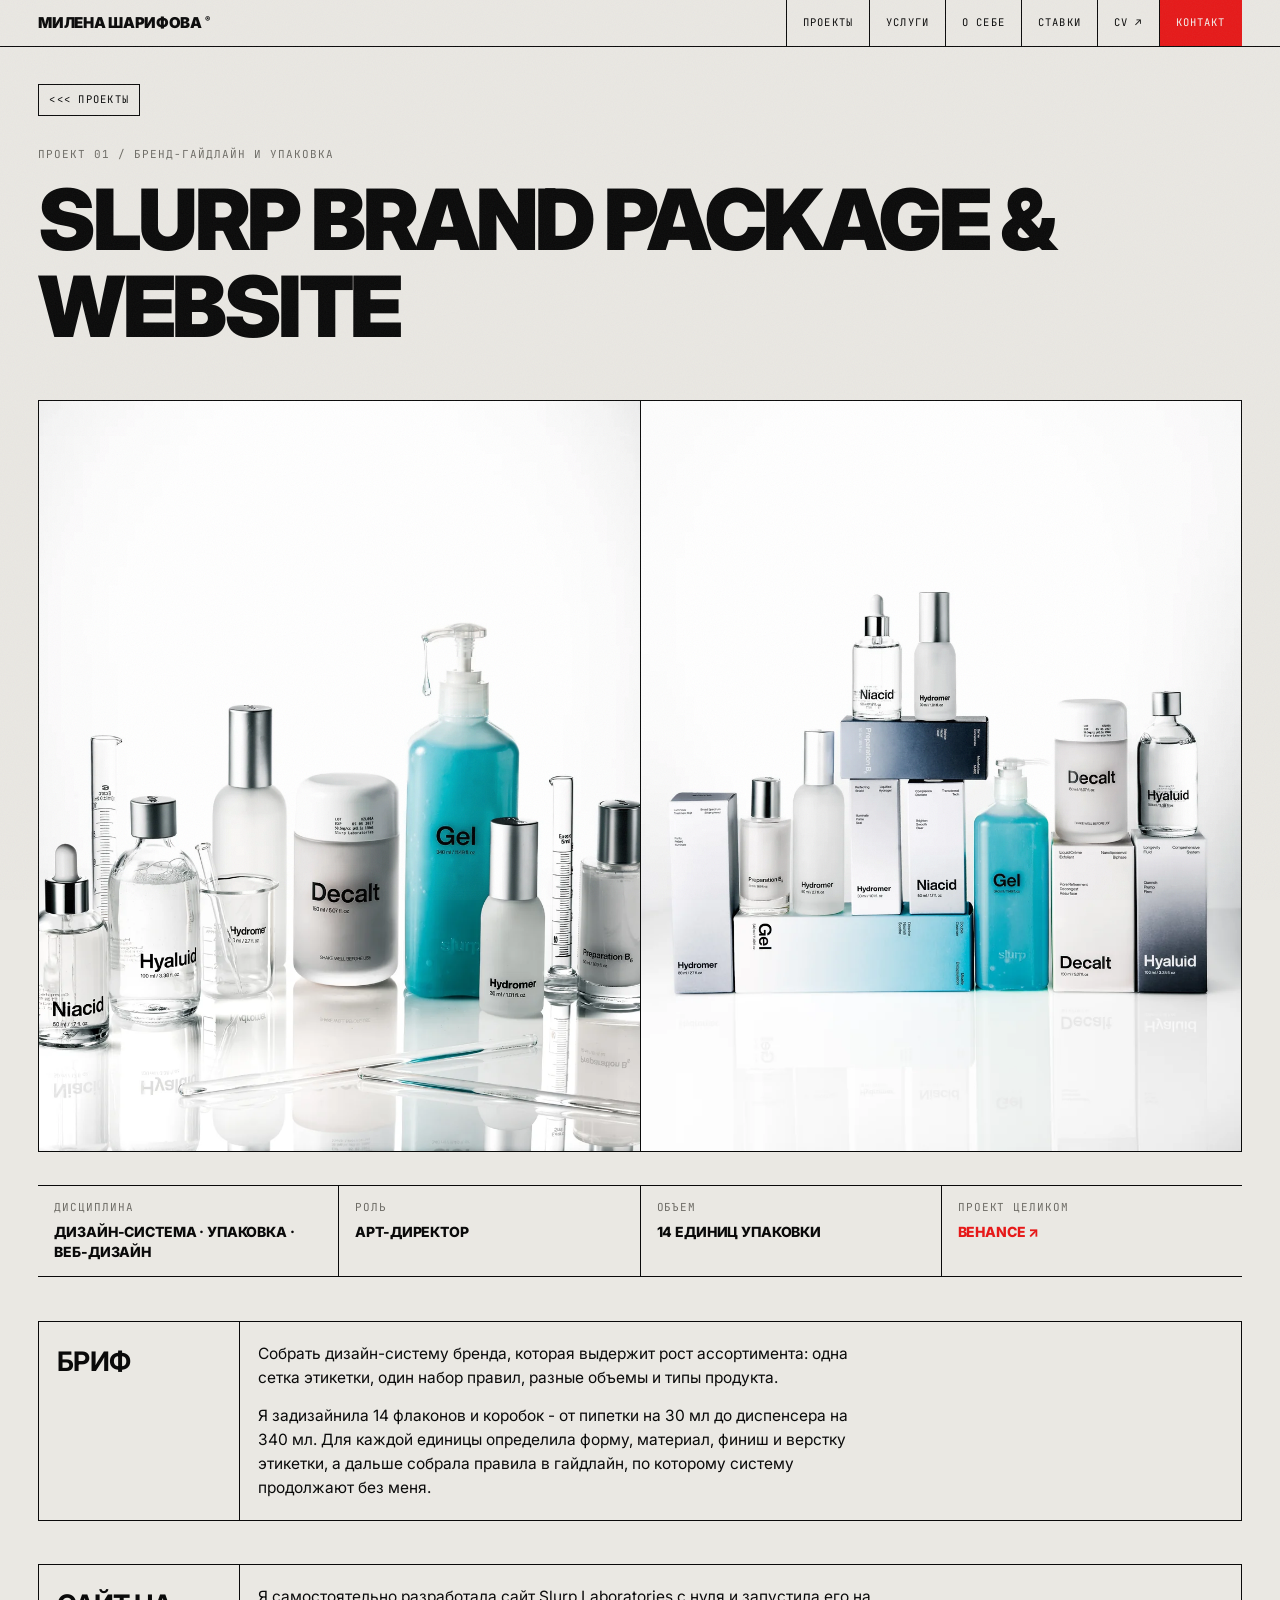
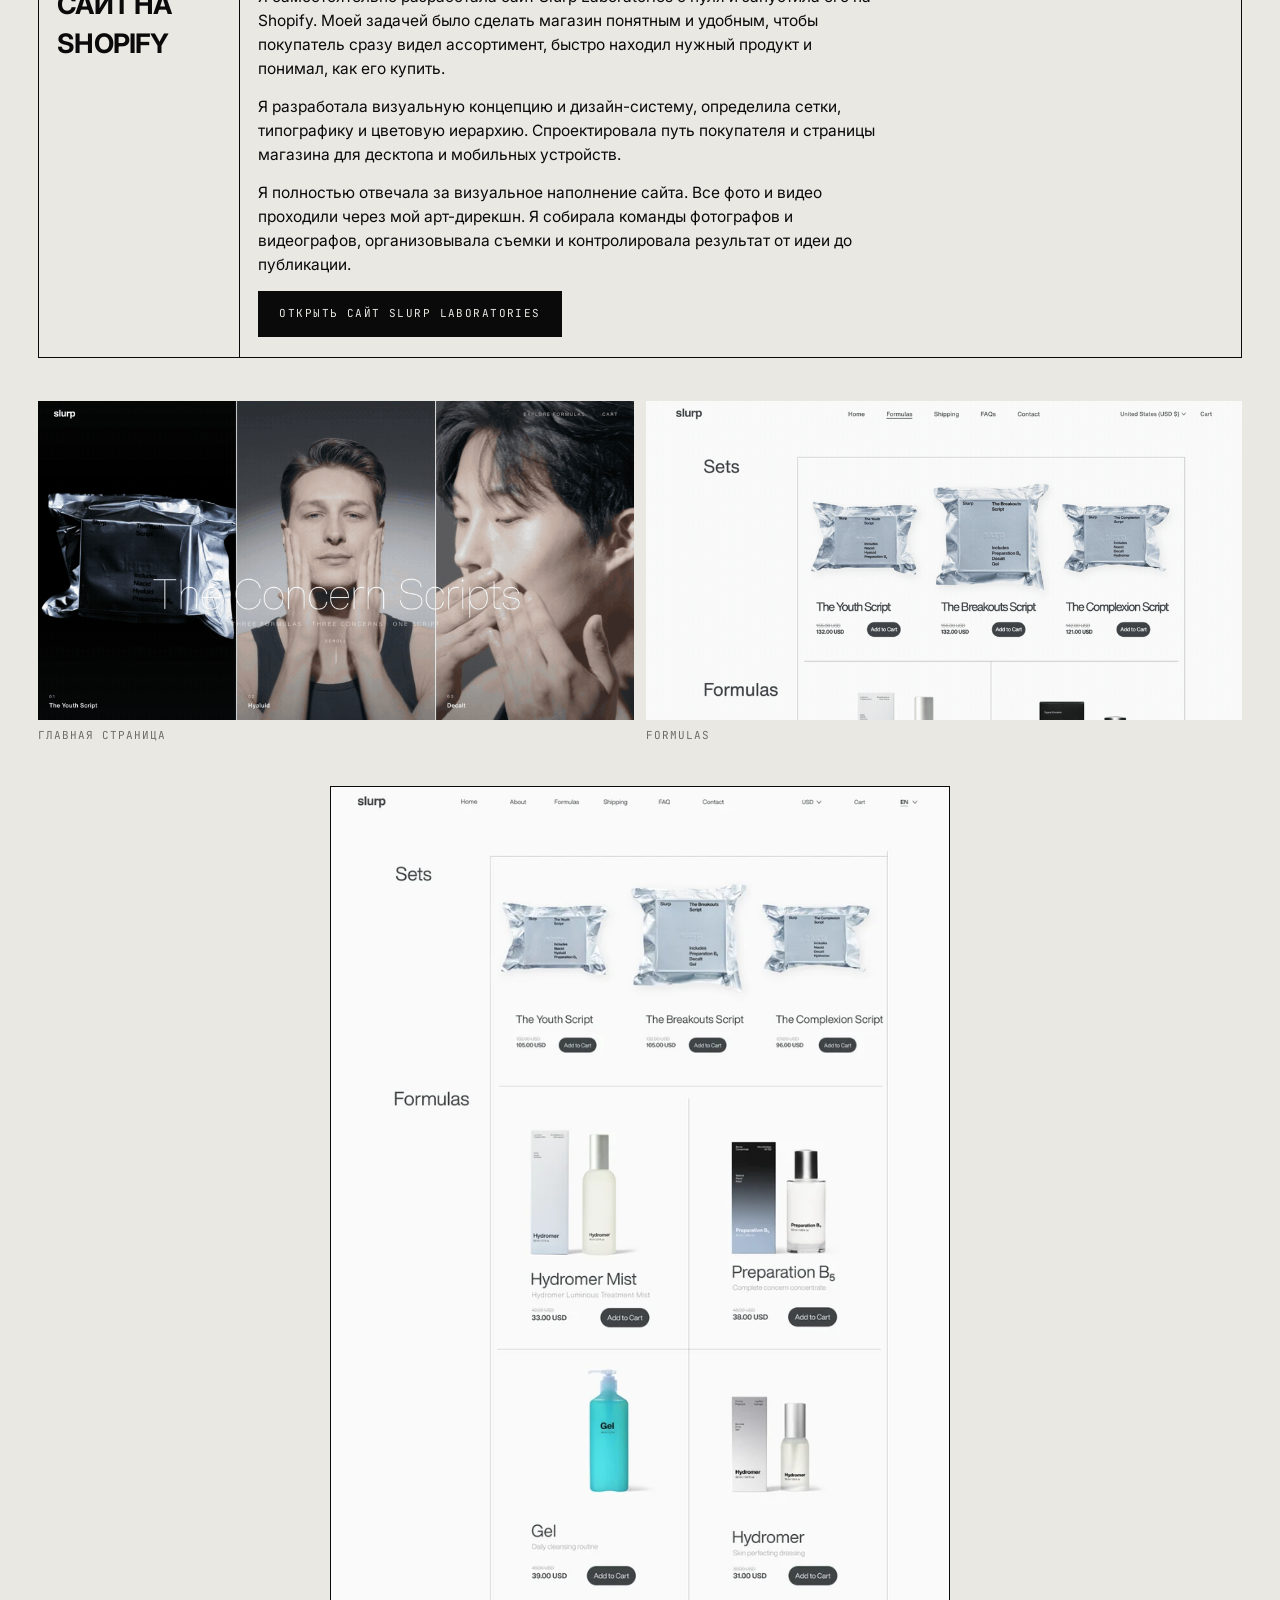
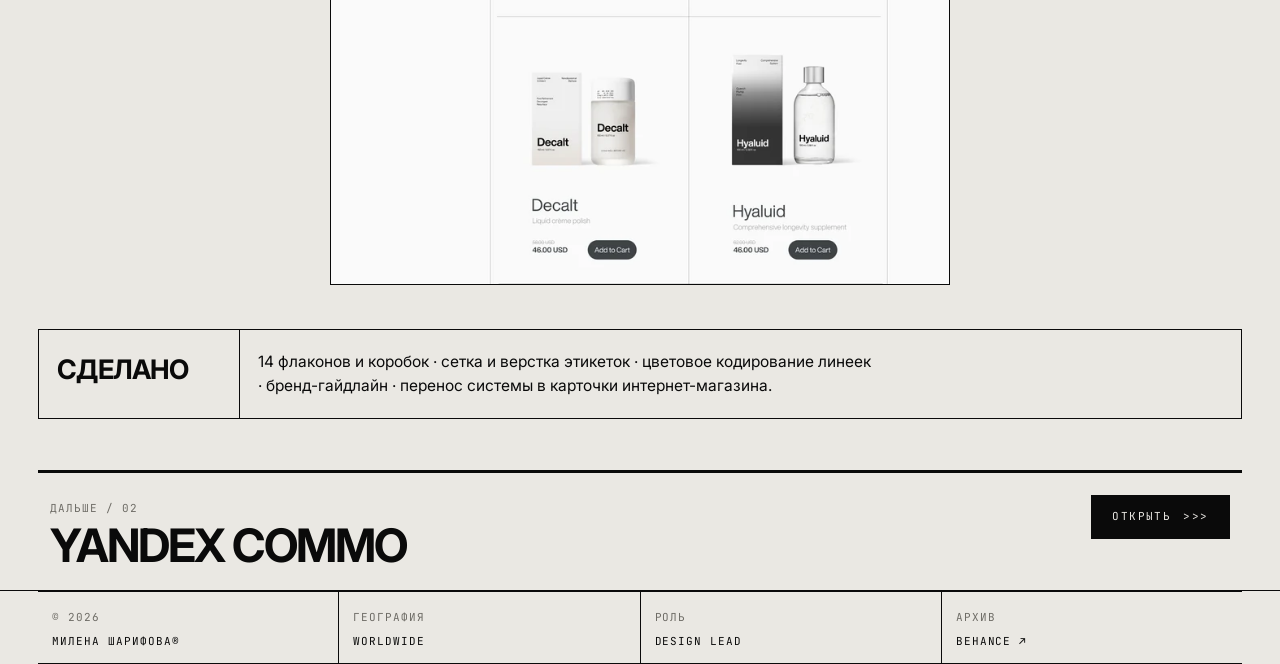
<file: guidelines.html>
<!doctype html>
<html lang="ru">
<head>
<meta charset="utf-8">
<meta name="viewport" content="width=device-width, initial-scale=1">
<title>Slurp Brand Package &amp; website | Милена Шарифова</title>
<meta name="description" content="Дизайн-система Slurp Laboratories: 14 флаконов и коробок, единая сетка этикеток, цветовое кодирование линеек и перенос системы в витрину интернет-магазина.">
<meta name="author" content="Милена Шарифова">
<meta name="theme-color" content="#EAE8E3">
<link rel="canonical" href="https://sharifovamilena.github.io/guidelines.html">

<meta property="og:type" content="article">
<meta property="og:url" content="https://sharifovamilena.github.io/guidelines.html">
<meta property="og:title" content="Slurp Brand Package &amp; website | Милена Шарифова">
<meta property="og:description" content="Дизайн-система Slurp Laboratories: 14 флаконов и коробок, единая сетка этикеток, цветовое кодирование линеек и перенос системы в витрину интернет-магазина.">
<meta property="og:locale" content="ru_RU">
<meta property="og:image" content="https://sharifovamilena.github.io/images/guidelines-range.webp">
<meta property="og:image:width" content="1800">
<meta property="og:image:height" content="1013">

<meta name="twitter:card" content="summary_large_image">
<meta name="twitter:title" content="Slurp Brand Package &amp; website | Милена Шарифова">
<meta name="twitter:description" content="Дизайн-система Slurp Laboratories: 14 флаконов и коробок, единая сетка этикеток, цветовое кодирование линеек и перенос системы в витрину интернет-магазина.">
<meta name="twitter:image" content="https://sharifovamilena.github.io/images/guidelines-range.webp">

<link rel="icon" href="favicon.svg" type="image/svg+xml">
<link rel="preconnect" href="https://fonts.googleapis.com">
<link rel="preconnect" href="https://fonts.gstatic.com" crossorigin>
<link rel="stylesheet" href="https://fonts.googleapis.com/css2?family=Inter:wght@400;600;800;900&family=JetBrains+Mono:wght@400;500;700&display=swap">
<link rel="stylesheet" href="styles.css">

<script type="application/ld+json">
{
  "@context": "https://schema.org",
  "@type": "CreativeWork",
  "name": "Slurp Brand Package & website",
  "url": "https://sharifovamilena.github.io/guidelines.html",
  "creator": {
    "@type": "Person",
    "name": "Милена Шарифова",
    "url": "https://sharifovamilena.github.io/"
  },
  "sameAs": "https://www.behance.net/gallery/213859829/Slurp-Laboratories-Brand-Guidelines",
  "image": "https://sharifovamilena.github.io/images/guidelines-range.webp",
  "description": "Дизайн-система Slurp Laboratories: 14 флаконов и коробок, единая сетка этикеток, цветовое кодирование линеек и перенос системы в витрину интернет-магазина.",
  "inLanguage": "ru"
}
</script>
</head>
<body>
<div class="noise" aria-hidden="true"></div>

<a class="skip" href="#main">Перейти к содержанию</a>

<!-- ============================ TOPBAR ============================ -->
<header class="topbar">
  <div class="topbar-in">
    <a class="mark" href="index.html">Милена Шарифова<sup>®</sup></a>
    <nav class="navset" aria-label="Разделы">
      <a href="index.html#work">Проекты</a>
      <a href="index.html#disciplines">Услуги</a>
      <a href="index.html#about">О себе</a>
      <a href="index.html#services">Ставки</a>
      <a href="https://drive.google.com/file/d/1xKu4cNu0fUSkIuzdOux-d7u6OIJiiO3C/view?usp=drive_link" target="_blank" rel="noopener">CV ↗</a>
      <a class="hot" href="index.html#contact">Контакт</a>
    </nav>
    <button class="burger" id="burger" aria-expanded="false">Меню</button>
  </div>
</header>
<div class="menu" id="menu">
  <a href="index.html#work">Проекты</a>
  <a href="index.html#disciplines">Услуги</a>
  <a href="index.html#about">О себе</a>
  <a href="index.html#services">Ставки</a>
  <a href="https://drive.google.com/file/d/1xKu4cNu0fUSkIuzdOux-d7u6OIJiiO3C/view?usp=drive_link" target="_blank" rel="noopener">CV</a>
  <a href="index.html#contact">Контакт</a>
</div>

<main id="main">

  <article class="rail case-top">
    <a class="back" href="index.html">&lt;&lt;&lt; Проекты</a>

    <div class="case-title">
      <span class="mono dim">Проект 01 / Бренд-гайдлайн и упаковка</span>
      <h1 class="macro t-xl" style="margin-top: 12px;">Slurp Brand Package &amp; website</h1>
    </div>

    <div class="pair">
      <div class="plate"><img src="images/guidelines-lab.webp" width="1100" height="1375" alt="Флаконы Slurp Laboratories рядом с лабораторной мерной посудой на белом фоне" fetchpriority="high" decoding="async"><span class="plate-corner">FIG. 05.0</span></div>
      <div class="plate"><img src="images/guidelines-stack.webp" width="1100" height="1375" alt="Коробки и флаконы Slurp Laboratories, выстроенные ступенями" loading="lazy" decoding="async"><span class="plate-corner">FIG. 05.1</span></div>
    </div>

    <div class="spec" style="margin-top: 0;">
      <div><span class="mono dim">Дисциплина</span><strong>Дизайн-система · Упаковка · Веб-дизайн</strong></div>
      <div><span class="mono dim">Роль</span><strong>Арт-директор</strong></div>
      <div><span class="mono dim">Объем</span><strong>14 единиц упаковки</strong></div>
      <div><span class="mono dim">Проект целиком</span><strong><a href="https://www.behance.net/gallery/213859829/Slurp-Laboratories-Brand-Guidelines" target="_blank" rel="noopener" class="red">Behance ↗</a></strong></div>
    </div>

    <div class="case-split">
      <div><h2>Бриф</h2></div>
      <div>
        <p class="copy">
          Собрать дизайн-систему бренда, которая выдержит рост ассортимента: одна сетка
          этикетки, один набор правил, разные объемы и типы продукта.
        </p>
        <p class="copy">
          Я задизайнила 14 флаконов и коробок - от пипетки на 30 мл до диспенсера
          на 340 мл. Для каждой единицы определила форму, материал, финиш и верстку
          этикетки, а дальше собрала правила в гайдлайн, по которому систему
          продолжают без меня.
        </p>
      </div>
    </div>

    <section class="case-split" id="slurp-website" aria-labelledby="slurp-website-title">
      <div><h2 id="slurp-website-title">Сайт на Shopify</h2></div>
      <div>
        <p class="copy">Я самостоятельно разработала сайт Slurp Laboratories с нуля и запустила его на Shopify. Моей задачей было сделать магазин понятным и удобным, чтобы покупатель сразу видел ассортимент, быстро находил нужный продукт и понимал, как его купить.</p>
        <p class="copy">Я разработала визуальную концепцию и дизайн-систему, определила сетки, типографику и цветовую иерархию. Спроектировала путь покупателя и страницы магазина для десктопа и мобильных устройств.</p>
        <p class="copy">Я полностью отвечала за визуальное наполнение сайта. Все фото и видео проходили через мой арт-дирекшн. Я собирала команды фотографов и видеографов, организовывала съемки и контролировала результат от идеи до публикации.</p>
        <p class="copy"><a class="cta" href="https://helloslurplab.github.io/web/index.html" target="_blank" rel="noopener">Открыть сайт Slurp Laboratories</a></p>
      </div>
    </section>

    <div class="case-gallery-grid site-recordings">
      <figure>
        <picture>
          <source media="(prefers-reduced-motion: reduce)" srcset="media/slurp-site-home.webp">
          <img src="media/slurp-site-home.gif" width="960" height="514" alt="Прокрутка главной страницы Slurp Laboratories от кампании The Concern Scripts до витрины продуктов" loading="lazy" decoding="async">
        </picture>
        <figcaption class="mono dim">Главная страница</figcaption>
      </figure>
      <figure>
        <picture>
          <source media="(prefers-reduced-motion: reduce)" srcset="media/slurp-site-formulas.webp">
          <img src="media/slurp-site-formulas.gif" width="960" height="514" alt="Прокрутка каталога Formulas с наборами, отдельными продуктами и кнопками Add to Cart" loading="lazy" decoding="async">
        </picture>
        <figcaption class="mono dim">Formulas</figcaption>
      </figure>
    </div>

    <div class="plate" style="aspect-ratio: 760 / 1348; max-width: 620px; margin-inline: auto;">
      <img src="images/guidelines-store.webp" width="760" height="1348" alt="Витрина интернет-магазина Slurp Laboratories: наборы и отдельные продукты в единой сетке карточек" loading="lazy" decoding="async">
      <span class="plate-corner">FIG. 05.2</span>
    </div>

    <div class="case-split">
      <div><h2>Сделано</h2></div>
      <div><p class="copy">
          14 флаконов и коробок · сетка и верстка этикеток · цветовое кодирование линеек ·
          бренд-гайдлайн · перенос системы в карточки интернет-магазина.
        </p></div>
    </div>

    <div class="nextbar">
      <div>
        <span class="mono dim">Дальше / 02</span>
        <h3>Yandex COMMO</h3>
      </div>
      <a class="cta" href="commo.html">Открыть <span>&gt;&gt;&gt;</span></a>
    </div>
  </article>
</main>
<footer>
  <div class="rail">
    <div class="foot-grid">
      <div><span class="mono dim">© 2026</span><br><span class="mono">Милена Шарифова®</span></div>
      <div><span class="mono dim">География</span><br><span class="mono">Worldwide</span></div>
      <div><span class="mono dim">Роль</span><br><span class="mono">Design Lead</span></div>
      <div><span class="mono dim">Архив</span><br><a class="mono" href="https://www.behance.net/MilenaSharee9d" target="_blank" rel="noopener">Behance ↗</a></div>
    </div>
  </div>
</footer>
<script src="script.js" defer></script>
</body>
</html>
</file>
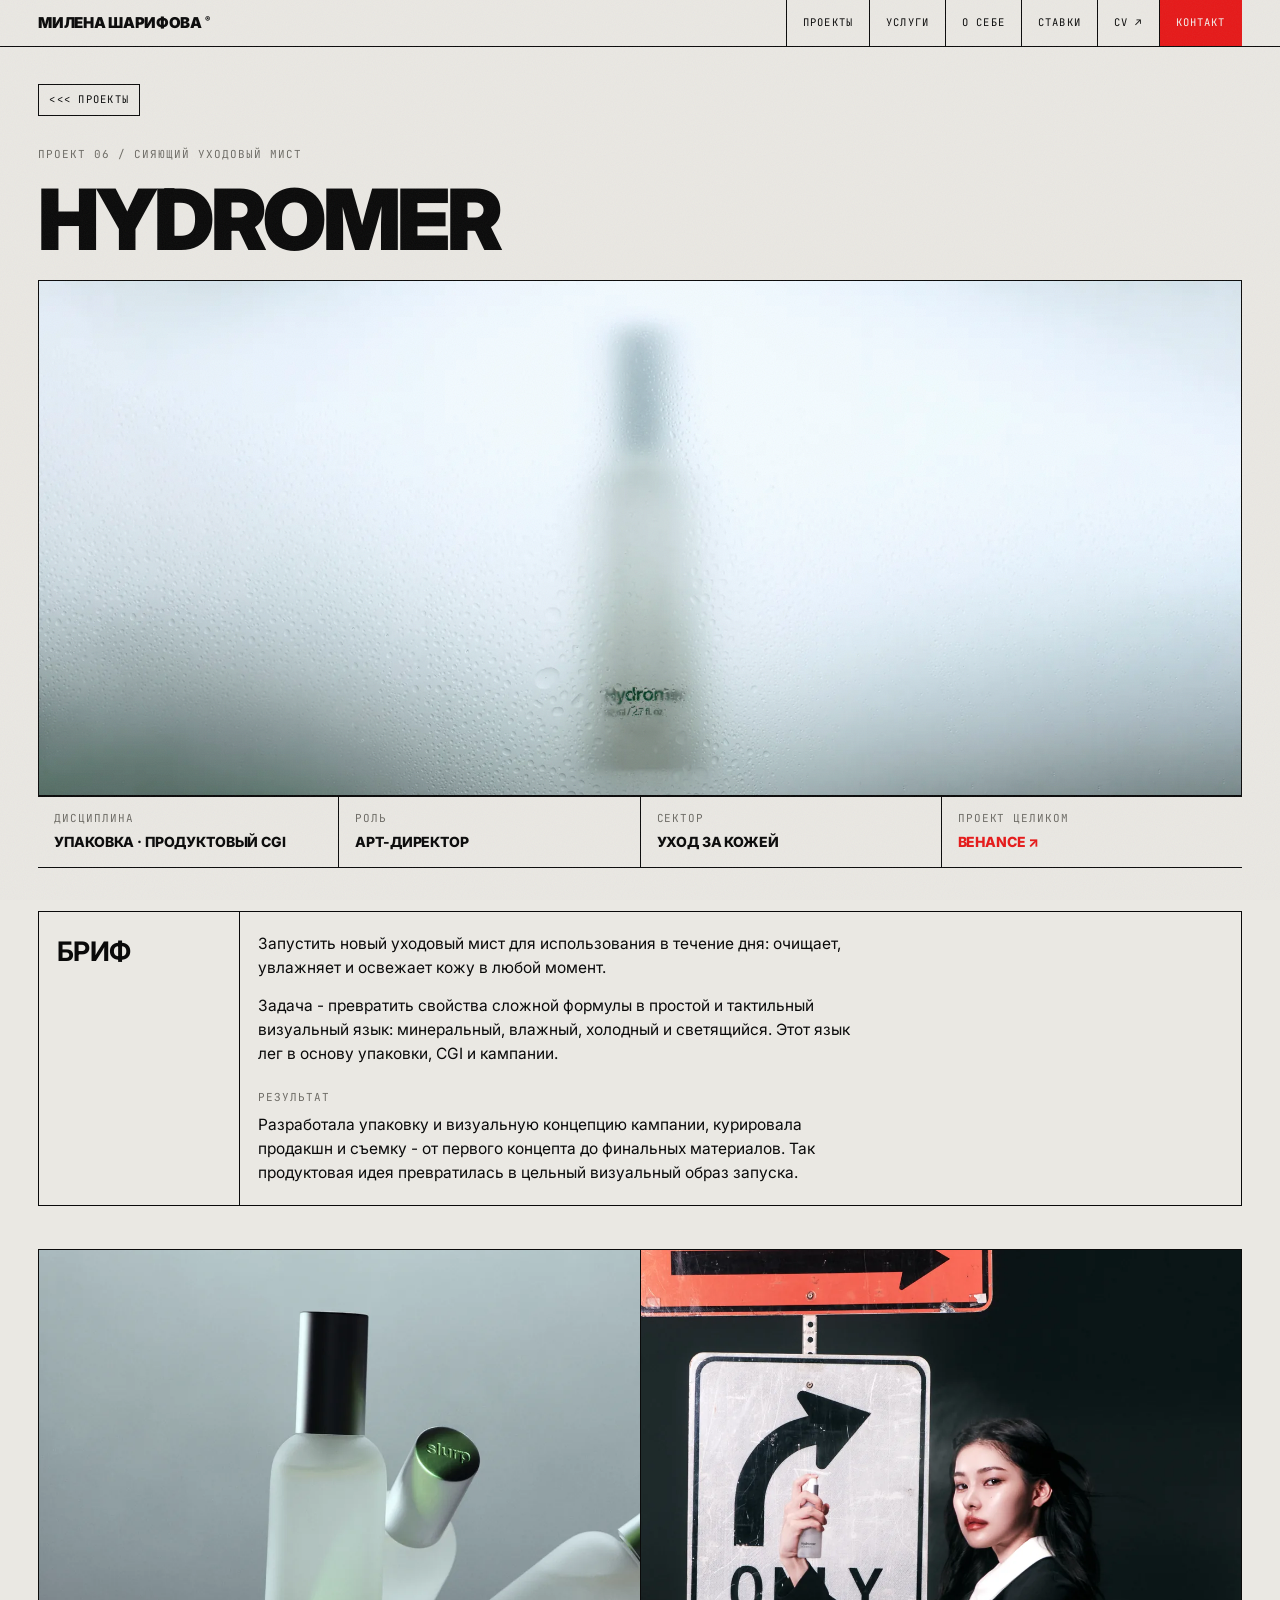
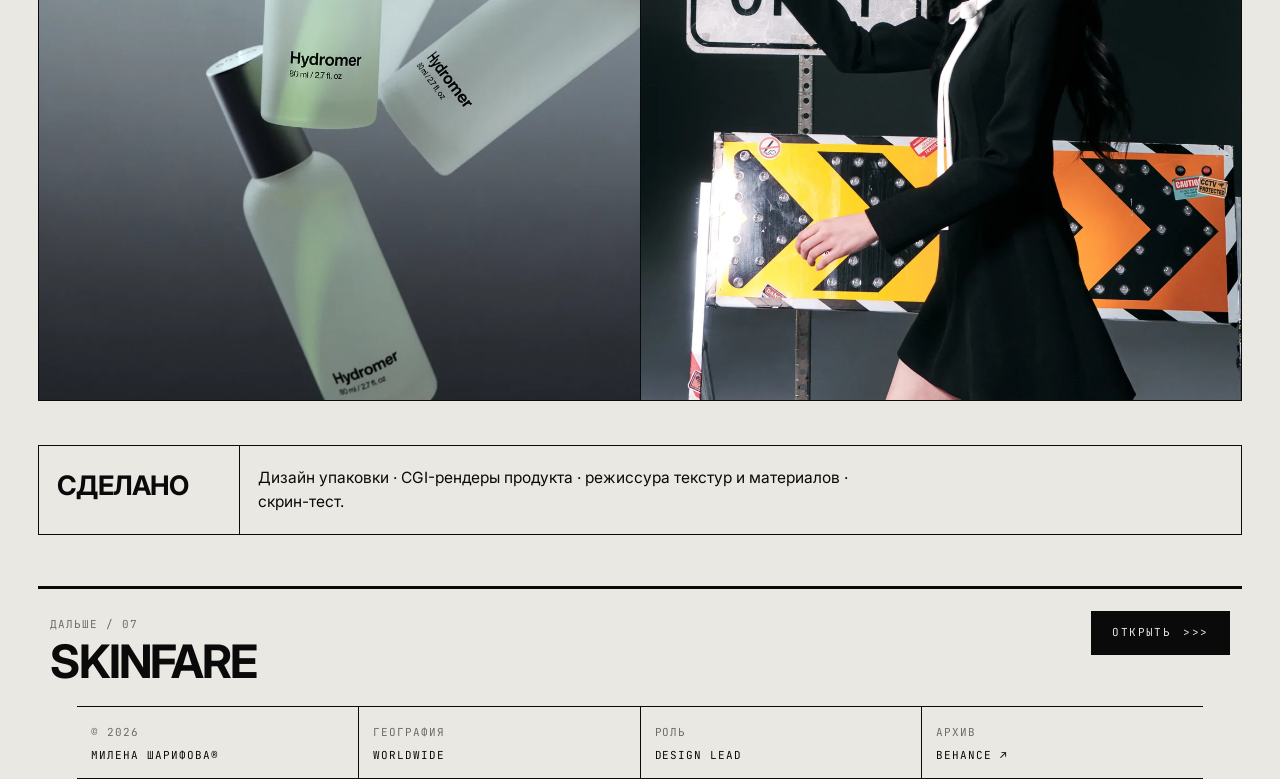
<file: hydromer.html>
<!doctype html>
<html lang="ru">
<head>
<meta charset="utf-8">
<meta name="viewport" content="width=device-width, initial-scale=1">
<title>Hydromer - сияющий уходовый мист | Милена Шарифова</title>
<meta name="description" content="Упаковка и визуальная режиссура миста Hydromer: минеральный, влажный, холодный и светящийся язык в упаковке, CGI и съемке кампании.">
<meta name="author" content="Милена Шарифова">
<meta name="theme-color" content="#EAE8E3">
<link rel="canonical" href="https://sharifovamilena.github.io/hydromer.html">

<meta property="og:type" content="article">
<meta property="og:url" content="https://sharifovamilena.github.io/hydromer.html">
<meta property="og:title" content="Hydromer - сияющий уходовый мист | Милена Шарифова">
<meta property="og:description" content="Упаковка и визуальная режиссура миста Hydromer: минеральный, влажный, холодный и светящийся язык в упаковке, CGI и съемке кампании.">
<meta property="og:locale" content="ru_RU">
<meta property="og:image" content="https://sharifovamilena.github.io/images/hydromer-glass.webp">
<meta property="og:image:width" content="1200">
<meta property="og:image:height" content="630">

<meta name="twitter:card" content="summary_large_image">
<meta name="twitter:title" content="Hydromer - сияющий уходовый мист | Милена Шарифова">
<meta name="twitter:description" content="Упаковка и визуальная режиссура миста Hydromer: минеральный, влажный, холодный и светящийся язык в упаковке, CGI и съемке кампании.">
<meta name="twitter:image" content="https://sharifovamilena.github.io/images/hydromer-glass.webp">

<link rel="icon" href="favicon.svg" type="image/svg+xml">
<link rel="preconnect" href="https://fonts.googleapis.com">
<link rel="preconnect" href="https://fonts.gstatic.com" crossorigin>
<link rel="stylesheet" href="https://fonts.googleapis.com/css2?family=Inter:wght@400;600;800;900&family=JetBrains+Mono:wght@400;500;700&display=swap">
<link rel="stylesheet" href="styles.css">

<script type="application/ld+json">
{
  "@context": "https://schema.org",
  "@type": "CreativeWork",
  "name": "Hydromer - сияющий уходовый мист",
  "url": "https://sharifovamilena.github.io/hydromer.html",
  "creator": {
    "@type": "Person",
    "name": "Милена Шарифова",
    "url": "https://sharifovamilena.github.io/"
  },
  "sameAs": "https://www.behance.net/gallery/217466915/Hydromer-Luminous-Treatment-Mist",
  "image": "https://sharifovamilena.github.io/images/hydromer-glass.webp",
  "description": "Упаковка и визуальная режиссура миста Hydromer: минеральный, влажный, холодный и светящийся язык в упаковке, CGI и съемке кампании.",
  "inLanguage": "ru"
}
</script>
</head>
<body>
<div class="noise" aria-hidden="true"></div>

<a class="skip" href="#main">Перейти к содержанию</a>

<!-- ============================ TOPBAR ============================ -->
<header class="topbar">
  <div class="topbar-in">
    <a class="mark" href="index.html">Милена Шарифова<sup>®</sup></a>
    <nav class="navset" aria-label="Разделы">
      <a href="index.html#work">Проекты</a>
      <a href="index.html#disciplines">Услуги</a>
      <a href="index.html#about">О себе</a>
      <a href="index.html#services">Ставки</a>
      <a href="https://drive.google.com/file/d/1xKu4cNu0fUSkIuzdOux-d7u6OIJiiO3C/view?usp=drive_link" target="_blank" rel="noopener">CV ↗</a>
      <a class="hot" href="index.html#contact">Контакт</a>
    </nav>
    <button class="burger" id="burger" aria-expanded="false">Меню</button>
  </div>
</header>
<div class="menu" id="menu">
  <a href="index.html#work">Проекты</a>
  <a href="index.html#disciplines">Услуги</a>
  <a href="index.html#about">О себе</a>
  <a href="index.html#services">Ставки</a>
  <a href="https://drive.google.com/file/d/1xKu4cNu0fUSkIuzdOux-d7u6OIJiiO3C/view?usp=drive_link" target="_blank" rel="noopener">CV</a>
  <a href="index.html#contact">Контакт</a>
</div>

<main id="main">

  <article class="rail case-top">
    <a class="back" href="index.html">&lt;&lt;&lt; Проекты</a>

    <div class="case-title">
      <span class="mono dim">Проект 06 / Сияющий уходовый мист</span>
      <h1 class="macro t-xl" style="margin-top: 12px;">Hydromer<span class="vh"> - Сияющий уходовый мист</span></h1>
    </div>

    <div class="plate case-plate-lead dark sparse">
      <img src="images/hydromer-glass.webp" width="1800" height="889" alt="Флакон Hydromer за запотевшим стеклом в каплях конденсата" fetchpriority="high" decoding="async">
      <span class="plate-corner">FIG. 03.0</span>
    </div>

    <div class="spec">
      <div><span class="mono dim">Дисциплина</span><strong>Упаковка · Продуктовый CGI</strong></div>
      <div><span class="mono dim">Роль</span><strong>Арт-директор</strong></div>
      <div><span class="mono dim">Сектор</span><strong>Уход за кожей</strong></div>
      <div><span class="mono dim">Проект целиком</span><strong><a href="https://www.behance.net/gallery/217466915/Hydromer-Luminous-Treatment-Mist" target="_blank" rel="noopener" class="red">Behance ↗</a></strong></div>
    </div>

    <div class="case-split">
      <div><h2>Бриф</h2></div>
      <div>
        <p class="copy">
          Запустить новый уходовый мист для использования в течение дня: очищает, увлажняет и освежает кожу в любой момент.
        </p>
        <p class="copy">
          Задача - превратить свойства сложной формулы в простой и тактильный визуальный язык: минеральный, влажный, холодный и светящийся. Этот язык лег в основу упаковки, CGI и кампании.
        </p>

        <p class="mono dim" style="margin-top: 24px;">Результат</p>
        <p class="copy" style="margin-top: 8px;">
          Разработала упаковку и визуальную концепцию кампании, курировала продакшн и съемку - от первого концепта до финальных материалов. Так продуктовая идея превратилась в цельный визуальный образ запуска.
        </p>
      </div>
    </div>

    <div class="pair">
      <div class="plate"><img src="images/hydromer-bottles.webp" width="1100" height="1647" alt="Матовые флаконы Hydromer парят на сером градиенте" loading="lazy" decoding="async"><span class="plate-corner">FIG. 03.1</span></div>
      <div class="plate"><img src="images/hydromer-street.webp" width="1100" height="1375" alt="Модель с мистом Hydromer среди дорожных знаков и стрелок разметки" loading="lazy" decoding="async"><span class="plate-corner">FIG. 03.2</span></div>
    </div>

    <div class="case-split">
      <div><h2>Сделано</h2></div>
      <div><p class="copy">
          Дизайн упаковки · CGI-рендеры продукта · режиссура текстур и материалов · скрин-тест.
        </p></div>
    </div>

    <div class="nextbar">
      <div>
        <span class="mono dim">Дальше / 07</span>
        <h3>SKINFARE</h3>
      </div>
      <a class="cta" href="skinfare.html">Открыть <span>&gt;&gt;&gt;</span></a>
    </div>
  <div class="rail">
    <div class="foot-grid">
      <div><span class="mono dim">© 2026</span><br><span class="mono">Милена Шарифова®</span></div>
      <div><span class="mono dim">География</span><br><span class="mono">Worldwide</span></div>
      <div><span class="mono dim">Роль</span><br><span class="mono">Design Lead</span></div>
      <div><span class="mono dim">Архив</span><br><a class="mono" href="https://www.behance.net/MilenaSharee9d" target="_blank" rel="noopener">Behance ↗</a></div>
    </div>
  </div>
</footer>
<script src="script.js" defer></script>
</body>
</html>
</file>
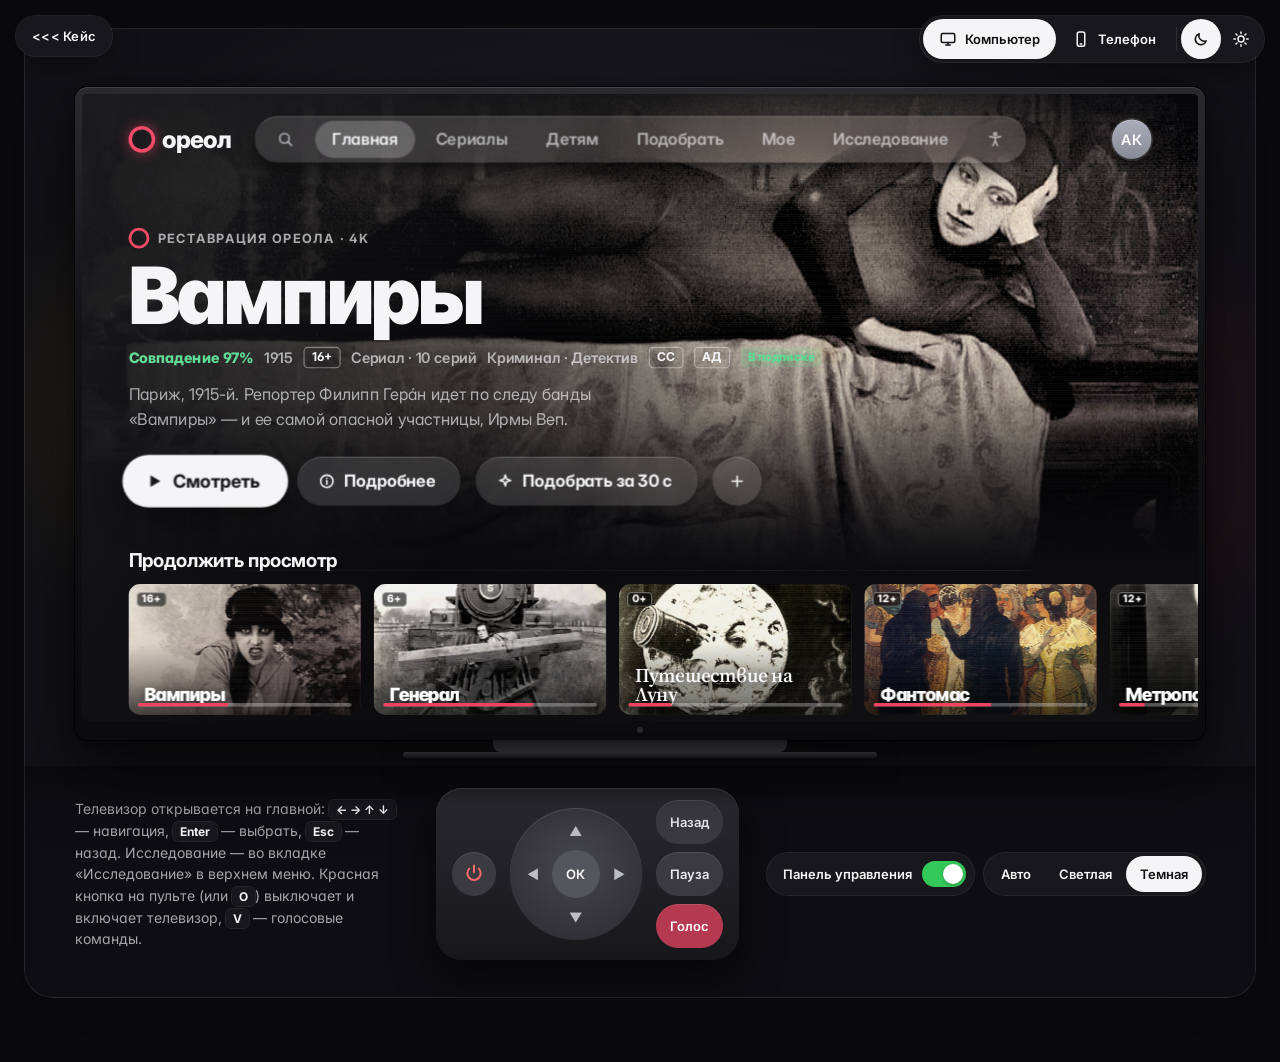
<file: oreol-app.html>
<!doctype html>
<html lang="ru">
<head>
<meta charset="utf-8">
<meta name="viewport" content="width=device-width, initial-scale=1">
<meta name="description" content="Интерактивный прототип Smart TV-приложения «Ореол ТВ»: навигация с пульта, исследование болей зрителей, доступность, детский профиль и мобильная версия.">
<link rel="icon" href="favicon.svg" type="image/svg+xml">
<title>Ореол ТВ - прототип | Милена Шарифова</title>
<script>
  (function () { var v = "dark"; try { v = localStorage.getItem("oreol-theme-v2") || "dark"; } catch (e) {}
    if (v !== "auto") document.documentElement.setAttribute("data-theme", v);
    try { if (localStorage.getItem("oreol-phone") === "1") document.documentElement.classList.add("as-phone"); } catch (e) {} })();
</script>
<link rel="preconnect" href="https://fonts.googleapis.com">
<link rel="preconnect" href="https://fonts.gstatic.com" crossorigin>
<link rel="stylesheet" href="https://fonts.googleapis.com/css2?family=Inter:opsz,wght@14..32,400..800&family=Inter+Tight:wght@600..900&family=Source+Serif+4:opsz,wght@8..60,600&display=swap">
</head>
<body>
<a class="tocase" href="oreol.html">&lt;&lt;&lt; Кейс</a>
<style>
.tocase { position: fixed; z-index: 100; top: 16px; left: 16px; display: inline-flex; align-items: center; height: 40px; padding: 0 16px; border-radius: 999px;
  font: 600 13px/1 "Inter", system-ui, sans-serif; letter-spacing: .02em; color: var(--fg); background: var(--panel); box-shadow: 0 0 0 1px var(--line), 0 10px 30px rgba(0,0,0,.25); text-decoration: none; }
.tocase:hover { background: var(--focus-bg); color: var(--focus-fg); }
.tocase:focus-visible { outline: 2px solid var(--accent); outline-offset: 2px; }
@media (max-width: 760px) { .tocase { position: static; margin: 12px 0 0 16px; } }
</style>
<style>
/* Телевизор в комнате: настоящий корпус, экран 1920×1080 внутри, пульт с кнопкой питания.
   Под ним — шесть болей зрителей из исследований и то, как интерфейс их закрывает;
   кнопка «Показать» сама ведет телевизор к нужному решению.
   Отделка — tvOS: стекло, подъем в фокусе, критически демпфированная пружина. Светлая и темная темы. */
:root {
  --bg: #ECECF0;
  --wall: #E4E3E8;
  --panel: #FFFFFF;
  --fg: #1C1C1F;
  --muted: rgba(28, 28, 31, 0.64);
  --dim: rgba(28, 28, 31, 0.42);
  --line: rgba(28, 28, 31, 0.12);
  --glass: rgba(255, 255, 255, 0.62);
  --glass-hi: rgba(255, 255, 255, 0.88);
  --glass-edge: rgba(255, 255, 255, 0.9);
  --focus-bg: #1C1C1F;
  --focus-fg: #FFFFFF;
  --accent: #D9294A;
  --good: #1A8F4E;
  --warn: #B26A00;
  --shadow: rgba(30, 30, 50, 0.22);
  --scr-bg: #F2F2F5;
  --wall-hi: #FBFAF7;
  --floor: #D9D6CF;
  --glow-a: rgba(253, 187, 45, 0.35);
  --glow-b: rgba(178, 31, 58, 0.28);

  /* Шрифты: Inter с оптическими размерами — ближайший открытый аналог SF Pro (Text/Display);
     Inter Tight Black — плотный гротеск в духе Netflix Sans; Source Serif 4 — антиква в духе Apple New York. Все с кириллицей. */
  --ui: "Inter", -apple-system, "SF Pro Text", "Segoe UI", Roboto, Arial, sans-serif;
  --d1: "Inter Tight", "Inter", -apple-system, "SF Pro Display", Arial, sans-serif;
  --d2: "Source Serif 4", "New York", Georgia, "Times New Roman", serif;

  --spring: linear(0, 0.13 4%, 0.42 12%, 0.68 22%, 0.84 32%, 0.93 43%, 0.975 56%, 0.993 72%, 1);
  --t-fast: 160ms;
  --t-move: 420ms;
}
@media (prefers-color-scheme: dark) {
  :root:not([data-theme="light"]) {
    --bg: #0B0B0E; --wall: #121216; --panel: #17171C; --fg: #F5F5F7;
    --muted: rgba(245, 245, 247, 0.66); --dim: rgba(245, 245, 247, 0.42); --line: rgba(255, 255, 255, 0.1);
    --glass: rgba(255, 255, 255, 0.12); --glass-hi: rgba(255, 255, 255, 0.22); --glass-edge: rgba(255, 255, 255, 0.2);
    --focus-bg: #F5F5F7; --focus-fg: #111114; --accent: #F0405E; --good: #5CDC92; --warn: #FFB547;
    --shadow: rgba(0, 0, 0, 0.6); --scr-bg: #0A0A0D;
    --wall-hi: #1F1E26; --floor: #0E0E12; --glow-a: rgba(253, 187, 45, 0.22); --glow-b: rgba(178, 31, 58, 0.26);
    color-scheme: dark;
  }
}
:root[data-theme="dark"] {
  --bg: #0B0B0E; --wall: #121216; --panel: #17171C; --fg: #F5F5F7;
  --muted: rgba(245, 245, 247, 0.66); --dim: rgba(245, 245, 247, 0.42); --line: rgba(255, 255, 255, 0.1);
  --glass: rgba(255, 255, 255, 0.12); --glass-hi: rgba(255, 255, 255, 0.22); --glass-edge: rgba(255, 255, 255, 0.2);
  --focus-bg: #F5F5F7; --focus-fg: #111114; --accent: #F0405E; --good: #5CDC92; --warn: #FFB547;
  --shadow: rgba(0, 0, 0, 0.6); --scr-bg: #0A0A0D;
  --wall-hi: #1F1E26; --floor: #0E0E12; --glow-a: rgba(253, 187, 45, 0.22); --glow-b: rgba(178, 31, 58, 0.26);
  color-scheme: dark;
}

html { scroll-behavior: smooth; }
body {
  background: var(--bg); color: var(--fg); font-family: var(--ui); font-optical-sizing: auto; font-feature-settings: "cv11", "ss01";
  -webkit-font-smoothing: antialiased;
  padding: 0 16px;
  transition: background-color 300ms ease, color 300ms ease;
}
.page { width: 100%; max-width: 1480px; margin: 0 auto; padding-block: 20px 56px; display: flex; flex-direction: column; gap: 22px; }

/* ---------- сцена: стена с мягким светом, пол, подсветка за экраном ---------- */
.room {
  position: relative; overflow: hidden;
  padding: clamp(26px, 4.6vw, 72px) clamp(12px, 4vw, 64px) clamp(18px, 3vw, 40px);
  border-radius: clamp(16px, 2.2vw, 32px);
  background:
    radial-gradient(70% 55% at 50% 30%, var(--wall-hi), transparent 70%),
    linear-gradient(180deg, var(--wall) 0%, var(--wall) 76%, var(--floor) 76.2%, var(--floor) 100%);
  box-shadow: inset 0 0 0 1px var(--line), 0 30px 80px color-mix(in srgb, var(--shadow) 40%, transparent);
  display: flex; flex-direction: column; align-items: center;
  transition: background 300ms ease;
}
.room::before { /* мягкая тень плинтуса и линия пола */
  content: ""; position: absolute; left: 0; right: 0; top: 76%; height: 40px;
  background: linear-gradient(180deg, color-mix(in srgb, var(--shadow) 35%, transparent), transparent);
  pointer-events: none;
}
.set::before { /* подсветка за телевизором — теплый ореол, который отражает картинку */
  content: ""; position: absolute; inset: -8% -6% -4%; z-index: 0; border-radius: 40%;
  background: radial-gradient(50% 50% at 30% 50%, var(--glow-a), transparent 70%), radial-gradient(50% 50% at 72% 55%, var(--glow-b), transparent 70%);
  filter: blur(40px); transition: opacity 600ms ease; pointer-events: none;
}
.set.off::before { opacity: .15; }
.set > * { position: relative; z-index: 1; }

.set { position: relative; width: 100%; max-width: 1240px; }
.bezel {
  position: relative; padding: clamp(4px, 0.55vw, 9px); border-radius: clamp(8px, 1vw, 14px);
  background: linear-gradient(180deg, #2a2a2f, #121215 40%, #0b0b0d);
  box-shadow: 0 0 0 1px #000, inset 0 1px 0 rgba(255,255,255,.12), 0 30px 70px var(--shadow), 0 8px 18px rgba(0,0,0,.25);
}
.tv {
  position: relative; width: 100%; aspect-ratio: 16 / 9; overflow: hidden; border-radius: clamp(3px, .4vw, 6px);
  background: #050506; outline: none; cursor: pointer;
}
.tv:focus-visible { box-shadow: 0 0 0 3px var(--accent); }
.scr {
  position: absolute; left: 0; top: 0; width: 1920px; height: 1080px; transform-origin: 0 0; overflow: hidden;
  background: var(--scr-bg); color: var(--fg); font-size: 30px; line-height: 1.3; user-select: none;
  transition: background-color 300ms ease, opacity 500ms ease, filter 500ms ease;
}
.scr.instant, .scr.instant * { transition: none !important; }
.scr h2, .scr h3, .scr h4, .scr p { margin: 0; }
.scr svg { width: 30px; height: 30px; flex: none; fill: none; stroke: currentColor; stroke-width: 2.2; stroke-linecap: round; stroke-linejoin: round; }
.scr svg.fill { fill: currentColor; stroke: none; }
/* блик на стекле матрицы — экран выглядит предметом, а не картинкой */
.glare { position: absolute; inset: 0; z-index: 5; pointer-events: none;
  background: linear-gradient(118deg, rgba(255,255,255,.07) 0%, rgba(255,255,255,.02) 28%, transparent 42%), radial-gradient(140% 90% at 80% 110%, rgba(255,255,255,.035), transparent 60%); }
.chin { display: flex; justify-content: center; padding-top: clamp(3px, .45vw, 7px); }
.led { width: 6px; height: 6px; border-radius: 50%; background: #2a2a2e; transition: background-color 300ms ease, box-shadow 300ms ease; }
.set.off .led { background: #ff3b3b; box-shadow: 0 0 8px #ff3b3b; }
.stand { width: 26%; height: clamp(6px, .9vw, 12px); margin: 0 auto; border-radius: 0 0 8px 8px; background: linear-gradient(180deg, #1a1a1d, #2b2b30); }
.stand-foot { width: 42%; height: clamp(4px, .5vw, 7px); margin: 0 auto; border-radius: 99px; background: linear-gradient(180deg, #2b2b30, #141416); box-shadow: 0 10px 24px var(--shadow); }

/* выключенный экран: глубокий черный с отражением комнаты */
.blank { position: absolute; inset: 0; z-index: 4; background: radial-gradient(120% 120% at 30% 0%, #141418, #050506 60%); opacity: 0; pointer-events: none; transition: opacity 420ms ease; }
.set.off .blank { opacity: 1; }
.set.off .scr { opacity: 0; filter: brightness(.3); }
.boot { position: absolute; inset: 0; z-index: 6; display: grid; place-items: center; pointer-events: none; opacity: 0; background: #050506; }
.boot span { display: flex; align-items: center; gap: 1.2vw; font: 800 clamp(20px, 3.4vw, 54px)/1 var(--ui); letter-spacing: -.035em; color: #F5F5F7; }
.boot i { width: .8em; height: .8em; border-radius: 50%; border: .14em solid #F0405E; box-shadow: 0 0 .6em rgba(240,64,94,.7); }
.set.booting .boot { animation: boot 1500ms ease forwards; }
.set.booting .boot span { animation: logo 1500ms var(--spring) forwards; }
@keyframes boot { 0% { opacity: 1; } 70% { opacity: 1; } 100% { opacity: 0; } }
/* первая загрузка: заставка держится, пока не готовы картинки первого экрана; дальше картинки проявляются, а не «выскакивают» */
.boot { transition: opacity 480ms ease; }
.set.loading .boot { opacity: 1; pointer-events: auto; }
.set.loading .boot span { animation: ldpulse 1400ms ease-in-out infinite; }
@keyframes ldpulse { 50% { opacity: .55; } }
.scr img { opacity: 0; transition: opacity 320ms ease; }
.scr img.in { opacity: 1; }
.scr img.in.now { transition: none; }
@keyframes logo { 0% { opacity: 0; transform: scale(.92); filter: blur(6px); } 30% { opacity: 1; transform: none; filter: none; } 75% { opacity: 1; } 100% { opacity: 0; transform: scale(1.04); } }

/* ---------- постеры ---------- */
.art {
  position: absolute; inset: 0; overflow: hidden; container-type: size; z-index: 0;
  background:
    radial-gradient(60% 55% at var(--sx, 70%) var(--sy, 38%), color-mix(in oklab, var(--glow) 85%, white) 0, var(--glow) 9%, transparent 42%),
    linear-gradient(180deg, var(--c1) 0%, var(--c2) 62%, #050506 100%);
}
.art::before { content: ""; position: absolute; left: -10%; right: -10%; top: var(--hz, 64%); bottom: -20%;
  background: linear-gradient(180deg, color-mix(in oklab, var(--c2) 40%, black), #050506 70%); border-radius: 50% 50% 0 0 / 14% 14% 0 0; }
.art::after { content: ""; position: absolute; inset: 0;
  background: radial-gradient(120% 90% at 50% 40%, transparent 50%, rgba(0,0,0,.5) 100%), repeating-linear-gradient(0deg, rgba(255,255,255,.025) 0 1px, transparent 1px 3px); }
.art img { position: absolute; inset: 0; z-index: 1; width: 100%; height: 100%; object-fit: cover;
  filter: sepia(.22) contrast(1.08) brightness(.94) saturate(.9); }
/* кадры: тонировка в цвет фильма, виньетка и пленочное зерно поверх фото */
.art .tint { position: absolute; inset: 0; z-index: 1; mix-blend-mode: soft-light; opacity: .55;
  background: linear-gradient(160deg, color-mix(in oklab, var(--glow) 60%, transparent), var(--c2) 70%); }
.art.ph::before { display: none; }
.art.ph::after { z-index: 1;
  background: linear-gradient(180deg, transparent 45%, rgba(0,0,0,.62) 100%), radial-gradient(120% 90% at 50% 40%, transparent 55%, rgba(0,0,0,.45) 100%),
    repeating-linear-gradient(0deg, rgba(255,255,255,.03) 0 1px, transparent 1px 3px); }
.art.ph .t { text-shadow: 0 2px 18px rgba(0,0,0,.6); }
.credit { font: 500 12px/1.4 var(--t, system-ui); color: var(--muted, #888); text-align: center; margin: 18px auto 0; max-width: 720px; opacity: .8; }
.credit a { color: inherit; }
.art .fig { position: absolute; z-index: 1; left: var(--fx, 30%); top: calc(var(--hz, 64%) - 11cqh); width: 2.2cqh; height: 11cqh;
  border-radius: 40% 40% 10% 10%; background: #050506; box-shadow: 0 -1.6cqh 0 -0.2cqh #050506; }
.art .t { position: absolute; z-index: 2; left: 7cqw; right: 7cqw; bottom: 8cqh; color: #fff;
  font-family: var(--d1); font-weight: 850; font-size: min(14cqh, 9cqw); line-height: .98; letter-spacing: -.035em; text-shadow: 0 .6cqh 2cqh rgba(0,0,0,.5); }
.art.serif .t { font-family: var(--d2); font-weight: 600; font-size: min(15cqh, 9.5cqw); line-height: 1; letter-spacing: -.02em; }
.art .badge { position: absolute; z-index: 2; left: 7cqw; top: 7cqh; width: 7cqh; height: 7cqh; border-radius: 50%; border: 1.2cqh solid var(--accent); }
/* знак информационной продукции (436-ФЗ) вместо декоративного кольца */
.badge.age { width: auto; height: auto; border: 0; padding: 3px 9px 4px; border-radius: 8px; background: rgba(0,0,0,.6); color: #fff;
  font: 800 18px/1 var(--ui); letter-spacing: .02em; box-shadow: inset 0 0 0 1.5px rgba(255,255,255,.55); -webkit-backdrop-filter: blur(10px); backdrop-filter: blur(10px); }
.art .badge.age { left: 14px; top: 14px; }
.pill.acc { border-color: currentColor; font-weight: 800; letter-spacing: .04em; }

/* ---------- верхнее меню ---------- */
.bar { position: absolute; z-index: 20; left: 0; right: 0; top: 0; height: 156px; display: flex; align-items: center; justify-content: center;
  background: linear-gradient(180deg, color-mix(in srgb, var(--scr-bg) 80%, transparent), transparent); transition: background 300ms ease; }
.zone-rows .bar { background: linear-gradient(180deg, color-mix(in srgb, var(--scr-bg) 96%, transparent) 58%, transparent); }
.logo { position: absolute; left: 80px; display: flex; align-items: center; gap: 12px; font: 800 42px/1 var(--ui); letter-spacing: -.035em; }
.logo i { width: 34px; height: 34px; border-radius: 50%; border: 6px solid var(--accent); box-shadow: 0 0 22px rgba(240,64,94,.55); }
.ava { position: absolute; right: 80px; width: 68px; height: 68px; border-radius: 50%; display: grid; place-items: center;
  /* монограмма в стиле Apple ID / «Контактов»: мягкий графитовый градиент, белые инициалы, тонкий блик и кольцо материала */
  background: linear-gradient(180deg, #A9AEBA 0%, #868B96 100%);
  box-shadow: inset 0 1px 0 rgba(255,255,255,.35), inset 0 -1px 0 rgba(0,0,0,.12), 0 0 0 3px var(--glass), 0 8px 22px var(--shadow);
  transition: transform var(--t-move) var(--spring), box-shadow var(--t-fast) ease; }
.ava .mono { font: 600 25px/1 var(--ui); letter-spacing: .02em; color: #fff; text-shadow: 0 1px 1px rgba(0,0,0,.12); font-feature-settings: "ss01"; }
.ava.focus { transform: scale(1.12); box-shadow: inset 0 1px 0 rgba(255,255,255,.35), 0 0 0 4px var(--focus-bg), 0 14px 32px var(--shadow); }
.ava.press { transform: scale(.94); transition-duration: 100ms; }
.nav { display: flex; gap: 6px; padding: 8px; border-radius: 999px; background: var(--glass); backdrop-filter: blur(30px) saturate(1.8); -webkit-backdrop-filter: blur(30px) saturate(1.8);
  box-shadow: inset 0 1.5px 0 var(--glass-edge), 0 10px 30px var(--shadow); }
.tab { display: flex; align-items: center; gap: 10px; height: 64px; padding: 0 30px; border-radius: 999px; font-weight: 600; font-size: 28px; color: var(--muted);
  transition: transform var(--t-move) var(--spring), background-color var(--t-fast) ease, color var(--t-fast) ease, box-shadow var(--t-fast) ease; }
.tab.on { color: var(--fg); background: var(--glass-hi); }
.tab.focus { background: var(--focus-bg); color: var(--focus-fg); transform: scale(1.08); box-shadow: 0 14px 32px var(--shadow); }

/* ---------- сцена и билборд ---------- */
.stage { position: absolute; left: 0; right: 0; top: 0; transition: transform 560ms var(--spring); }
.hero { position: relative; height: 820px; }
.shade { position: absolute; inset: 0;
  background: linear-gradient(90deg, color-mix(in srgb, var(--scr-bg) 94%, transparent) 0, color-mix(in srgb, var(--scr-bg) 62%, transparent) 38%, transparent 64%), linear-gradient(0deg, var(--scr-bg) 0, transparent 36%); }
.hero-in { position: absolute; left: 80px; top: 230px; width: 1240px; }
.kick { display: flex; align-items: center; gap: 14px; font-weight: 700; font-size: 22px; letter-spacing: .12em; text-transform: uppercase; color: var(--muted); }
.kick i { width: 26px; height: 26px; border-radius: 50%; border: 5px solid var(--accent); }
.hero h2, .layer h2 { margin: 16px 0 22px; font-family: var(--d1); font-weight: 900; font-size: 136px; line-height: .96; letter-spacing: -.03em; word-spacing: .06em; text-wrap: balance; }
.meta { display: flex; flex-wrap: wrap; align-items: center; gap: 10px 18px; font-weight: 600; font-size: 25px; color: var(--muted); }
.meta .pill { padding: 2px 12px 4px; border-radius: 8px; border: 2px solid var(--dim); font-size: 21px; font-weight: 700; color: var(--fg); }
.meta .hot { color: var(--good); font-weight: 800; }
.avail { display: inline-flex; align-items: center; gap: 8px; padding: 3px 12px 5px; border-radius: 8px; font-weight: 800; font-size: 20px; }
.avail.sub { background: color-mix(in srgb, var(--good) 16%, transparent); color: var(--good); }
.avail.rent { background: color-mix(in srgb, var(--warn) 18%, transparent); color: var(--warn); }
.syn { margin-top: 24px !important; max-width: 800px; font-size: 28px; line-height: 1.5; color: var(--muted); }
.btns { display: flex; align-items: center; gap: 26px; margin-top: 44px; }
.btn { display: inline-flex; align-items: center; justify-content: center; gap: 14px; height: 84px; padding: 0 44px 0 36px; border-radius: 999px;
  font-weight: 700; font-size: 29px; white-space: nowrap; color: var(--fg); background: var(--glass); backdrop-filter: blur(24px) saturate(1.6); -webkit-backdrop-filter: blur(24px) saturate(1.6);
  box-shadow: inset 0 1.5px 0 var(--glass-edge), 0 8px 22px color-mix(in srgb, var(--shadow) 50%, transparent);
  transition: transform var(--t-move) var(--spring), background-color var(--t-fast) ease, color var(--t-fast) ease, box-shadow var(--t-fast) ease; }
.btn.ic { width: 84px; padding: 0; }
.btn.on { box-shadow: inset 0 0 0 3px var(--fg); }
.btn.focus { background: var(--focus-bg); color: var(--focus-fg); transform: scale(1.08); box-shadow: 0 18px 44px var(--shadow); }
.btn.press, .tab.press, .tile.press, .ep.press, .chip.press, .key.press { transform: scale(.97); transition-duration: 100ms; }
.chip { display: inline-flex; align-items: center; gap: 12px; height: 72px; padding: 0 32px; border-radius: 999px; font-weight: 700; font-size: 27px; color: var(--muted);
  background: var(--glass); box-shadow: inset 0 1.5px 0 var(--glass-edge); transition: transform var(--t-move) var(--spring), background-color var(--t-fast) ease, color var(--t-fast) ease; }
.chip.on { color: var(--fg); box-shadow: inset 0 0 0 3px var(--fg); }
.chip.focus { background: var(--focus-bg); color: var(--focus-fg); transform: scale(1.08); box-shadow: 0 14px 34px var(--shadow); }

/* ---------- ряды и раскрывающиеся плитки ---------- */
.rows { position: relative; margin-top: -40px; }
.row { position: relative; margin-bottom: 52px; transition: opacity 300ms ease; }
.row h3 { margin: 0 0 20px 80px; font-weight: 700; font-size: 33px; letter-spacing: -.015em; }
.track { position: relative; display: flex; align-items: flex-start; gap: 22px; padding-left: 80px; transition: transform 520ms var(--spring); }
.tile { position: relative; flex: none; width: 400px; height: 225px; border-radius: 20px; transition: width var(--t-move) var(--spring), transform var(--t-move) var(--spring); }
.tile .cv { position: absolute; inset: 0; border-radius: 20px; overflow: hidden; background: var(--panel); transition: box-shadow var(--t-fast) ease; }
.tile .cv .art { width: 400px; right: auto; }
.tile .cv::after { content: ""; position: absolute; inset: 0; z-index: 4; background: linear-gradient(115deg, transparent 30%, rgba(255,255,255,.3) 48%, transparent 64%);
  opacity: 0; transform: translateX(-50%); transition: opacity 200ms ease, transform 900ms var(--spring); }
.tile .prog { position: absolute; z-index: 5; left: 16px; width: 368px; bottom: 14px; height: 6px; border-radius: 9px; background: rgba(255,255,255,.3); overflow: hidden; }
.tile .prog i { display: block; height: 100%; background: var(--accent); }
.tile .rent-dot { position: absolute; z-index: 5; right: 14px; top: 14px; left: auto; padding: 2px 10px 4px; border-radius: 8px; background: rgba(0,0,0,.62); color: #FFD27A; font-size: 17px; font-weight: 800; }
.top .tile .rent-dot { right: auto; left: 314px; }
.tile .info { position: absolute; z-index: 3; left: 420px; top: 0; bottom: 0; width: 380px; padding: 18px 26px 18px 6px; display: flex; flex-direction: column; gap: 8px; overflow: hidden; opacity: 0; transition: opacity 200ms ease; }
.tile .info b { font-weight: 800; font-size: 29px; line-height: 1.12; letter-spacing: -.015em; }
.tile .info .meta { font-size: 20px; gap: 6px 10px; }
.tile .info .meta .pill { font-size: 17px; padding: 0 8px 2px; }
.tile .info p { display: none !important; font-size: 21px; line-height: 1.38; color: var(--muted); display: -webkit-box; -webkit-line-clamp: 1; -webkit-box-orient: vertical; overflow: hidden; }
.tile .info .avail { margin-top: auto; align-self: flex-start; font-size: 18px; }
.tile.focus { width: 820px; transform: scale(1.04); }
.tile.focus .cv { box-shadow: 0 0 0 4px var(--fg), 0 30px 70px var(--shadow); }
.tile.focus .cv::after { opacity: 1; transform: translateX(50%); }
.tile.focus .info { opacity: 1; transition-delay: 160ms; }
.top .tile .cv { left: 100px; }
.top .tile .cv .art { width: 300px; }
.num { position: absolute; z-index: 0; left: -6px; bottom: -26px; font-family: var(--d1); font-weight: 900; font-size: 176px; letter-spacing: -.06em; line-height: 1; color: var(--scr-bg); -webkit-text-stroke: 4px var(--fg); }
.bump-l { animation: bl 260ms var(--spring); } .bump-r { animation: br 260ms var(--spring); } .bump-u { animation: bu 260ms var(--spring); } .bump-d { animation: bd 260ms var(--spring); }
@keyframes bl { 40% { translate: -10px 0; } } @keyframes br { 40% { translate: 10px 0; } } @keyframes bu { 40% { translate: 0 -8px; } } @keyframes bd { 40% { translate: 0 8px; } }

/* ---------- слои: вырастают из того, что их открыло ---------- */
.layer { position: absolute; inset: 0; z-index: 30; opacity: 0; transform: scale(.94); pointer-events: none; background: var(--scr-bg); transition: opacity 260ms ease, transform 480ms var(--spring); }
.layer.open { opacity: 1; transform: none; pointer-events: auto; }
.layer > .art { height: 760px; bottom: auto; }
.layer > .shade { height: 760px; }
.layer .hero-in { top: 190px; }
.layer h2 { font-size: 132px; }
.layer .hero-in > :not(h2) { transition: opacity 300ms ease; }
.sheet.eps-on .hero-in > :not(h2) { opacity: 0; }
.eps { position: absolute; left: 0; right: 0; top: 760px; transition: transform 560ms var(--spring); }
.eps h3, .lh3 { margin: 0 0 18px 80px; font-weight: 700; font-size: 31px; }
.ep { position: relative; flex: none; width: 380px; transition: transform var(--t-move) var(--spring); }
.ep .cv { position: relative; height: 214px; border-radius: 18px; overflow: hidden; transition: transform var(--t-move) var(--spring), box-shadow var(--t-fast) ease; }
.epn { position: absolute; z-index: 3; left: 20px; bottom: 4px; font-family: var(--d1); font-weight: 900; font-size: 128px; letter-spacing: -.05em; line-height: 1; color: #fff; text-shadow: 0 6px 20px rgba(0,0,0,.5); }
.ep b { display: block; margin-top: 16px; font-size: 24px; font-weight: 700; color: var(--muted); }
.ep > span { font-size: 20px; color: var(--dim); }
.ep.focus .cv { transform: scale(1.08); box-shadow: 0 0 0 4px var(--fg), 0 26px 60px var(--shadow); }
.ep.focus b { color: var(--fg); }

/* подбор за 30 секунд */
.pk { padding: 150px 80px 0; display: grid; grid-template-columns: 1fr 640px; gap: 70px; }
.pk h2 { font-size: 104px; margin: 14px 0 20px; }
.pk .lead { font-size: 28px; line-height: 1.45; color: var(--muted); max-width: 820px; }
.q { margin-top: 38px; }
.q h4 { font-size: 24px; font-weight: 700; letter-spacing: .1em; text-transform: uppercase; color: var(--dim); margin-bottom: 16px; }
.q .opts { display: flex; gap: 14px; flex-wrap: wrap; }
.res { align-self: start; margin-top: 60px; padding: 22px; border-radius: 36px; background: var(--panel); box-shadow: 0 30px 80px var(--shadow), inset 0 0 0 1px var(--line); }
.res .cv { position: relative; height: 340px; border-radius: 24px; overflow: hidden; }
.res b { display: block; margin: 20px 6px 6px; font-size: 40px; font-weight: 800; letter-spacing: -.02em; }
.res .why { margin: 0 6px; font-size: 22px; color: var(--muted); }
.res .btns { margin-top: 26px; gap: 20px; }
.res .btn { height: 74px; font-size: 26px; }

/* поиск */
.sq { position: absolute; left: 80px; top: 170px; width: 640px; height: 92px; display: flex; align-items: center; gap: 18px; padding: 0 32px; border-radius: 999px;
  background: var(--panel); box-shadow: inset 0 0 0 1px var(--line); font-size: 34px; font-weight: 600; }
.sq em { font-style: normal; color: var(--dim); }
.caret { width: 3px; height: 40px; margin-left: -12px; background: var(--fg); animation: caret 1s steps(1) infinite; }
@keyframes caret { 50% { opacity: 0; } }
.kb { position: absolute; left: 80px; top: 296px; display: grid; grid-template-columns: repeat(7, 82px); gap: 10px; }
.key { height: 82px; border-radius: 22px; display: grid; place-items: center; font-size: 34px; font-weight: 600; background: var(--glass); box-shadow: inset 0 1.5px 0 var(--glass-edge);
  transition: transform 300ms var(--spring), background-color var(--t-fast) ease, color var(--t-fast) ease; }
.key.fn { font-size: 21px; color: var(--muted); }
.key.focus { background: var(--focus-bg); color: var(--focus-fg); transform: scale(1.12); box-shadow: 0 12px 30px var(--shadow); }
.voice { position: absolute; left: 80px; top: 790px; width: 640px; font-size: 24px; color: var(--muted); display: flex; gap: 14px; align-items: center; }
.voice svg { color: var(--accent); }
.sr-right { position: absolute; left: 800px; right: 0; top: 170px; }
.sr-right .lh3 { margin-left: 0; }
.sr-right .track { padding-left: 0; flex-wrap: wrap; gap: 28px 22px; width: 1060px; }
.sr-right .tile.focus { width: 400px; }
.sr-right .tile .info { display: none; }
.sr-right .tile .cap { position: absolute; top: 234px; left: 4px; font-size: 22px; font-weight: 700; color: var(--muted); white-space: nowrap; }
.sr-right .tile { margin-bottom: 40px; }
.hint-empty { font-size: 26px; color: var(--muted); max-width: 820px; }

/* мое и подписка */
.shows { overflow: hidden; }
.sv { position: relative; transition: transform 560ms var(--spring); }
.sv > .art, .sv > .shade { height: 860px; bottom: auto; }
.shows .hero-in { top: 230px; }
.shows .hero-in > :not(h2) { transition: opacity 300ms ease; }
.shows.deep .hero-in > * { opacity: .25; }
.crumb { position: absolute; z-index: 3; left: 80px; top: 64px; display: flex; align-items: center; gap: 14px; font-weight: 800; font-size: 34px; letter-spacing: -.02em; }
.crumb .dot { width: 30px; height: 30px; border-radius: 50%; border: 6px solid var(--accent); }
.crumb b { font-weight: 600; color: var(--muted); }
.shbody { position: relative; padding-top: 820px; padding-bottom: 120px; }
.gens { display: flex; gap: 16px; padding: 0 80px 44px; }
.cnt { margin-left: 10px; padding: 2px 14px 4px; border-radius: 999px; background: var(--panel); color: var(--muted); font-size: 24px; vertical-align: 4px; }
.pgrid { display: grid; grid-template-columns: repeat(5, 300px); gap: 40px 34px; padding: 0 80px; min-height: 520px; }
.pcard { position: relative; width: 300px; transition: transform var(--t-move) var(--spring); }
.pcard .cv { position: relative; height: 450px; border-radius: 22px; overflow: hidden; background: var(--panel); transition: transform var(--t-move) var(--spring), box-shadow var(--t-fast) ease; }
.pcard .art .t { font-size: min(10cqh, 12.5cqw); bottom: 7cqh; left: 8cqw; right: 6cqw; overflow-wrap: anywhere; }
.pcard .pbadge { position: absolute; z-index: 3; left: 16px; top: 16px; padding: 4px 12px 6px; border-radius: 10px; background: rgba(0,0,0,.55); color: #fff; font-size: 17px; font-weight: 800;
  backdrop-filter: blur(12px); -webkit-backdrop-filter: blur(12px); }
.pcard b { display: block; margin-top: 16px; font-size: 25px; font-weight: 700; }
.pcard > span { font-size: 20px; color: var(--muted); }
.pcard.focus .cv { transform: scale(1.07); box-shadow: 0 0 0 4px var(--fg), 0 30px 70px var(--shadow); }
.pcard.press { transform: scale(.97); transition-duration: 100ms; }
.shows .row .track { padding-left: 80px; }
.my { padding: 160px 80px 0; display: grid; grid-template-columns: 820px 1fr; gap: 60px; align-items: start; }
.plan { padding: 40px 44px; border-radius: 40px; background: var(--panel); box-shadow: 0 30px 80px var(--shadow), inset 0 0 0 1px var(--line); }
.plan h3 { font-size: 26px; font-weight: 700; letter-spacing: .1em; text-transform: uppercase; color: var(--dim); }
.plan .price { margin: 12px 0 4px; font-size: 76px; font-weight: 800; letter-spacing: -.035em; }
.plan .price small { font-size: 32px; font-weight: 600; color: var(--muted); letter-spacing: 0; }
.plan dl { display: grid; grid-template-columns: auto 1fr; gap: 10px 26px; margin: 24px 0 0; font-size: 26px; }
.plan dt { color: var(--muted); } .plan dd { margin: 0; font-weight: 700; }
.plan .btns { margin-top: 36px; gap: 22px; }
.plan .btn { height: 74px; font-size: 25px; padding: 0 32px; }
.plan .confirm { margin-top: 30px; padding: 22px 26px; border-radius: 24px; background: color-mix(in srgb, var(--accent) 10%, transparent); font-size: 25px; line-height: 1.4; }
.my-side h2 { font-size: 92px; margin: 0 0 20px; }
.my-side p { font-size: 27px; line-height: 1.45; color: var(--muted); max-width: 680px; }
.my-side .track { padding-left: 0; margin-top: 40px; }

/* ---------- презентация: шесть болей зрителя ---------- */
.deck-l { background: #08080B; color: #F5F5F7; }
.slide { position: absolute; inset: 0; transition: opacity 280ms ease, transform 520ms var(--spring); }
.slide.out-l, .slide.out-r { pointer-events: none; }
.slide.out-l { opacity: 0; transform: translateX(-80px); }
.slide.out-r { opacity: 0; transform: translateX(80px); }
.slide > .art { opacity: .55; filter: saturate(1.1) blur(2px); transform: scale(1.06); }
.dshade { position: absolute; inset: 0; background: linear-gradient(90deg, rgba(8,8,11,.96) 0, rgba(8,8,11,.82) 46%, rgba(8,8,11,.35) 100%), linear-gradient(0deg, rgba(8,8,11,.9), transparent 40%); }
.dk { position: absolute; left: 110px; top: 120px; display: flex; align-items: center; gap: 16px; font-weight: 700; font-size: 24px; letter-spacing: .14em; text-transform: uppercase; color: rgba(245,245,247,.62); }
.dk i { width: 26px; height: 26px; border-radius: 50%; border: 5px solid #F0405E; }
.dk b { color: #F5F5F7; letter-spacing: .04em; }
.slide .dq { margin: 0; text-transform: none; position: absolute; left: 110px; top: 200px; width: 1060px; font-family: var(--d1); font-style: normal; font-weight: 800; font-size: 84px; line-height: 1.06; letter-spacing: -.028em; word-spacing: .06em; text-wrap: balance; }
.dstat { position: absolute; left: 110px; top: 500px; width: 940px; display: flex; flex-direction: column; align-items: flex-start; gap: 26px; }
.dstat b { font-family: var(--d1); font-weight: 900; font-size: 168px; line-height: .9; color: #FF5A74; letter-spacing: -.05em; font-variant-numeric: tabular-nums; white-space: nowrap; }
.dstat span { font-size: 32px; line-height: 1.45; color: rgba(245,245,247,.82); max-width: 860px; }
.dsrc { position: absolute; left: 110px; bottom: 110px; font-size: 23px; color: rgba(245,245,247,.5); letter-spacing: .01em; }
.dfix { position: absolute; right: 100px; top: 210px; width: 600px; padding: 40px 42px 38px; border-radius: 44px;
  background: rgba(30,30,36,.55); backdrop-filter: blur(40px) saturate(1.8); -webkit-backdrop-filter: blur(40px) saturate(1.8);
  box-shadow: inset 0 1.5px 0 rgba(255,255,255,.18), 0 40px 100px rgba(0,0,0,.55); }
.dfix h4 { font-size: 22px; font-weight: 800; letter-spacing: .14em; text-transform: uppercase; color: #5CDC92; margin-bottom: 14px; }
.dfix p { font-size: 31px; line-height: 1.4; }
.dfix .btns { margin-top: 32px; }
.dfix .btn { color: #F5F5F7; background: rgba(255,255,255,.14); box-shadow: inset 0 1.5px 0 rgba(255,255,255,.2); height: 80px; font-size: 27px; }
.dfix .btn.focus { background: #F5F5F7; color: #111114; }
.dprog { position: absolute; left: 110px; right: 100px; bottom: 56px; display: flex; align-items: center; gap: 12px; }
.dprog i { height: 6px; flex: 1; border-radius: 9px; background: rgba(255,255,255,.18); transition: background-color 300ms ease; }
.dprog i.on { background: #F5F5F7; }
.dprog span { margin-left: 14px; font-size: 22px; color: rgba(245,245,247,.6); white-space: nowrap; font-variant-numeric: tabular-nums; }
.slide.intro .dq { top: 250px; width: 1500px; font-size: 112px; font-style: normal; font-family: var(--d1); font-weight: 900; letter-spacing: -.03em; line-height: 1; }
.intro .lead { position: absolute; left: 110px; top: 470px; width: 900px; font-size: 32px; line-height: 1.45; color: rgba(245,245,247,.78); }
.intro .btns { position: absolute; left: 110px; top: 640px; margin: 0; }
.intro .btn, .outro .btn { color: #F5F5F7; background: rgba(255,255,255,.14); box-shadow: inset 0 1.5px 0 rgba(255,255,255,.2); }
.intro .btn.focus, .outro .btn.focus { background: #F5F5F7; color: #111114; }
.keyhint { position: absolute; right: 100px; top: 120px; display: flex; gap: 10px; align-items: center; font-size: 22px; color: rgba(245,245,247,.6); }
.keyhint kbd { font: 700 20px/1 var(--ui); padding: 8px 12px; border-radius: 10px; background: rgba(255,255,255,.14); color: #F5F5F7; }
.slide.outro .dq { top: 170px; width: 1500px; font-family: var(--d1); font-weight: 900; font-style: normal; font-size: 88px; letter-spacing: -.03em; }
.sum { position: absolute; left: 110px; right: 100px; top: 290px; display: grid; grid-template-columns: repeat(3, 1fr); gap: 22px; }
.sum div { padding: 26px 28px; border-radius: 30px; background: rgba(255,255,255,.07); box-shadow: inset 0 1.5px 0 rgba(255,255,255,.1); }
.sum b { display: block; font-family: var(--d1); font-weight: 900; font-size: 58px; letter-spacing: -.04em; line-height: 1; color: #FF5A74; }
.sum strong { display: block; margin-top: 14px; font-size: 25px; line-height: 1.25; font-weight: 800; }
.sum p { margin-top: 10px !important; font-size: 21px; line-height: 1.4; color: rgba(245,245,247,.72); display: -webkit-box; -webkit-line-clamp: 2; -webkit-box-orient: vertical; overflow: hidden; }
.sum strong { display: -webkit-box; -webkit-line-clamp: 2; -webkit-box-orient: vertical; overflow: hidden; }
.outro .btns { position: absolute; left: 110px; bottom: 116px; }

/* ---------- плеер ---------- */
.player { background: #000; color: #F5F5F7; }
.player > .art { height: auto; bottom: 0; animation: drift 30s ease-in-out infinite alternate; }
.player.paused > .art { animation-play-state: paused; }
@keyframes drift { to { transform: scale(1.08) translate(-2%, 1%); } }
.pshade { position: absolute; inset: 0; background: linear-gradient(0deg, rgba(0,0,0,.82), transparent 42%), linear-gradient(180deg, rgba(0,0,0,.55), transparent 26%); transition: opacity 400ms ease; }
.pui { transition: opacity 400ms ease, transform 520ms var(--spring); }
.player.idle .pui, .player.idle .pshade { opacity: 0; }
.player.idle .pui { transform: translateY(20px); }
.ptitle { position: absolute; left: 80px; top: 64px; }
.ptitle b { display: block; font-family: var(--d1); font-weight: 900; font-size: 64px; letter-spacing: -.04em; line-height: 1; }
.ptitle span { font-size: 25px; color: rgba(245,245,247,.72); }
.sleep { position: absolute; right: 80px; top: 70px; padding: 10px 22px 12px; border-radius: 999px; background: rgba(28,28,34,.55); font-size: 22px; font-weight: 700; display: none; }
.player.sleeping .sleep { display: block; }
.subline { position: absolute; left: 0; right: 0; bottom: 330px; text-align: center; font-size: 44px; font-weight: 600; text-shadow: 0 2px 12px rgba(0,0,0,.9); display: none; transition: bottom 420ms var(--spring); }
.player.subs .subline { display: block; }
.player.idle .subline { bottom: 110px; }
.pglass { position: absolute; left: 80px; right: 80px; bottom: 56px; padding: 26px 32px 24px; border-radius: 44px; background: rgba(28,28,34,.5); backdrop-filter: blur(40px) saturate(1.8); -webkit-backdrop-filter: blur(40px) saturate(1.8);
  box-shadow: inset 0 1.5px 0 rgba(255,255,255,.18), 0 30px 80px rgba(0,0,0,.5); }
.player .btn { color: #F5F5F7; background: rgba(255,255,255,.12); box-shadow: inset 0 1.5px 0 rgba(255,255,255,.18); }
.player .btn.on { box-shadow: inset 0 0 0 3px #F5F5F7; }
.player .btn.focus { background: #F5F5F7; color: #111114; }
.scrub { position: relative; height: 40px; }
.scrub .tr { position: absolute; left: 0; right: 0; top: 16px; height: 8px; border-radius: 9px; background: rgba(255,255,255,.26); transition: height 220ms var(--spring), top 220ms var(--spring); }
.scrub .fl { position: absolute; left: 0; top: 0; bottom: 0; width: calc(var(--p) * 100%); border-radius: 9px; background: #F5F5F7; }
.scrub .kn { position: absolute; top: 50%; left: calc(var(--p) * 100%); width: 0; height: 0; border-radius: 50%; background: #F5F5F7; transform: translate(-50%, -50%); transition: width 220ms var(--spring), height 220ms var(--spring); }
.scrub.focus .tr { height: 14px; top: 13px; }
.scrub.focus .kn { width: 34px; height: 34px; box-shadow: 0 6px 18px rgba(0,0,0,.5); }
.scrub .prev { position: absolute; bottom: 40px; left: clamp(160px, calc(var(--p) * 100%), calc(100% - 160px)); width: 320px; height: 180px; border-radius: 18px; overflow: hidden;
  transform: translateX(-50%) translateY(10px) scale(.96); opacity: 0; transition: opacity 160ms ease, transform 320ms var(--spring); box-shadow: 0 0 0 3px #F5F5F7, 0 20px 40px rgba(0,0,0,.6); }
.scrub.seek .prev { opacity: 1; transform: translateX(-50%); }
.prev-time { position: absolute; z-index: 5; left: 50%; bottom: 10px; transform: translateX(-50%); padding: 2px 12px 4px; border-radius: 99px; background: rgba(0,0,0,.65); font-size: 21px; font-weight: 700; font-variant-numeric: tabular-nums; }
.times { display: flex; justify-content: space-between; margin-top: 6px; font-size: 23px; font-weight: 600; color: rgba(245,245,247,.72); font-variant-numeric: tabular-nums; }
.ctr { display: flex; align-items: center; gap: 12px; margin-top: 14px; }
.ctr .sp { flex: 1; }
.ctr .btn { height: 68px; font-size: 23px; padding: 0 24px 0 20px; }
.ctr .btn.ic { width: 68px; padding: 0; }
.ctr .btn svg { width: 26px; height: 26px; }
.skip { position: absolute; right: 80px; bottom: 320px; transition: opacity 300ms ease, transform 420ms var(--spring); }
.player.noskip .skip { opacity: 0; transform: translateY(16px); }
.nx { position: absolute; right: 80px; bottom: 300px; width: 760px; padding: 30px 34px; border-radius: 40px; background: rgba(28,28,34,.62); backdrop-filter: blur(40px) saturate(1.8); -webkit-backdrop-filter: blur(40px) saturate(1.8);
  box-shadow: inset 0 1.5px 0 rgba(255,255,255,.18), 0 30px 80px rgba(0,0,0,.5); opacity: 0; transform: translateY(20px) scale(.97); transition: opacity 260ms ease, transform 480ms var(--spring); }
.player.nx-on .nx { opacity: 1; transform: none; }
.player.nx-on .pui { opacity: .25; }
.nx b { display: block; font-size: 34px; font-weight: 800; }
.nx p { margin-top: 6px !important; font-size: 23px; color: rgba(245,245,247,.72); }
.nx .row2 { display: flex; align-items: center; gap: 18px; margin-top: 22px; }
.ring { position: relative; width: 74px; height: 74px; flex: none; }
.ring svg { width: 74px; height: 74px; transform: rotate(-90deg); }
.ring circle { fill: none; stroke: rgba(255,255,255,.22); stroke-width: 4; }
.ring .rp { stroke: #F5F5F7; stroke-dasharray: 119.4; stroke-dashoffset: 0; }
.ring span { position: absolute; inset: 0; display: grid; place-items: center; font-size: 28px; font-weight: 800; }
.flash { position: absolute; left: 50%; top: 50%; width: 170px; height: 170px; margin: -85px 0 0 -85px; border-radius: 50%; display: grid; place-items: center; background: rgba(28,28,34,.5); backdrop-filter: blur(20px); -webkit-backdrop-filter: blur(20px); opacity: 0; }
.flash svg { width: 70px; height: 70px; }
.flash.on { animation: fl 700ms var(--spring); }
@keyframes fl { 0% { opacity: 0; transform: scale(.85); } 25% { opacity: 1; transform: scale(1); } 100% { opacity: 0; transform: scale(1.1); } }

.toast { position: absolute; z-index: 60; left: 50%; top: 168px; padding: 16px 34px 18px; border-radius: 999px; background: var(--focus-bg); color: var(--focus-fg); font-weight: 700; font-size: 26px; white-space: nowrap;
  transform: translate(-50%, -20px) scale(.96); opacity: 0; transition: opacity 200ms ease, transform 420ms var(--spring); box-shadow: 0 16px 40px var(--shadow); }
.toast.show { opacity: 1; transform: translate(-50%, 0); }

/* ---------- пульт ---------- */
.deck { margin-top: clamp(16px, 2.4vw, 30px); width: 100%; max-width: 1240px; display: flex; flex-wrap: wrap; align-items: center; justify-content: space-between; gap: 16px 28px; }
.deck p { margin: 0; color: var(--muted); font-size: 14px; line-height: 1.55; max-width: 56ch; min-width: 0; flex: 1 1 320px; }
.deck kbd { font-family: var(--ui); font-weight: 700; font-size: 12px; padding: 2px 7px; border-radius: 6px; background: var(--panel); color: var(--fg); box-shadow: 0 0 0 1px var(--line); }
.remote { display: flex; align-items: center; gap: 14px; flex-wrap: wrap; padding: 12px 16px; border-radius: 26px;
  background: linear-gradient(180deg, #2b2b30, #17171a); box-shadow: inset 0 1px 0 rgba(255,255,255,.14), 0 18px 40px var(--shadow); }
.remote button { appearance: none; border: 0; cursor: pointer; font: 600 13px/1 var(--ui); color: #E9E9EE; min-width: 44px; height: 44px; padding: 0 14px; border-radius: 999px;
  background: #3a3a40; box-shadow: inset 0 1px 0 rgba(255,255,255,.12); transition: background-color 120ms ease, color 120ms ease, transform 200ms var(--spring); }
.remote button.down { background: #F5F5F7; color: #111; transform: scale(.94); transition-duration: 60ms; }
.remote button:focus-visible { outline: 2px solid var(--accent); outline-offset: 2px; }
.remote .pwr { width: 44px; padding: 0; color: #ff6b6b; }
.remote .pwr svg { width: 20px; height: 20px; stroke: currentColor; fill: none; stroke-width: 2.4; stroke-linecap: round; }
.pad { position: relative; width: 132px; height: 132px; border-radius: 50%; background: radial-gradient(circle at 50% 40%, #46464d, #2a2a2f); box-shadow: inset 0 1px 0 rgba(255,255,255,.14); }
.pad button { position: absolute; padding: 0; min-width: 0; background: transparent; box-shadow: none; color: #bdbdc4; }
.pad .u { left: 44px; top: 4px; width: 44px; height: 38px; } .pad .d { left: 44px; bottom: 4px; width: 44px; height: 38px; }
.pad .l { left: 4px; top: 44px; width: 38px; height: 44px; } .pad .r { right: 4px; top: 44px; width: 38px; height: 44px; }
.pad .ok { left: 42px; top: 42px; width: 48px; height: 48px; border-radius: 50%; background: #55555d; color: #fff; }
.remote .col { display: flex; flex-direction: column; gap: 8px; }
.tools { display: inline-flex; align-items: center; gap: 10px; flex-wrap: wrap; margin-left: auto; }
.sw { appearance: none; border: 0; cursor: pointer; display: inline-flex; align-items: center; gap: 10px; height: 42px; padding: 0 8px 0 16px; border-radius: 999px;
  background: var(--panel); color: var(--fg); box-shadow: 0 0 0 1px var(--line); font: 600 13px/1 var(--ui); }
.sw .knob { position: relative; width: 44px; height: 26px; border-radius: 999px; background: color-mix(in oklab, var(--muted) 45%, transparent); transition: background .25s; }
.sw .knob::after { content: ""; position: absolute; top: 3px; left: 3px; width: 20px; height: 20px; border-radius: 50%; background: #fff;
  box-shadow: 0 1px 3px rgba(0,0,0,.3); transition: transform .35s var(--spring, cubic-bezier(.3,1.3,.5,1)); }
.sw[aria-checked="true"] .knob { background: #34C759; }
.sw[aria-checked="true"] .knob::after { transform: translateX(18px); }
.sw:focus-visible { outline: 2px solid var(--accent); outline-offset: 2px; }
.deck p, .deck .remote { transition: opacity .3s ease, transform .3s ease; }
.deck.bare p, .deck.bare .remote { display: none; }
@media (prefers-reduced-motion: reduce) { .sw .knob, .sw .knob::after, .deck p, .deck .remote { transition: none; } }
.theme { display: inline-flex; padding: 3px; border-radius: 999px; background: var(--panel); box-shadow: 0 0 0 1px var(--line); }
.theme button { appearance: none; border: 0; cursor: pointer; height: 36px; padding: 0 14px; border-radius: 999px; background: transparent; color: var(--fg); font: 600 13px/1 var(--ui); }
.theme button[aria-pressed="true"] { background: var(--focus-bg); color: var(--focus-fg); }
.theme button:focus-visible { outline: 2px solid var(--accent); outline-offset: 2px; }

/* ---------- исследование ---------- */
.study { display: flex; flex-direction: column; gap: 18px; padding-top: 12px; }
.study-head { display: grid; grid-template-columns: minmax(0, 1fr) minmax(0, 1fr); gap: 12px 40px; align-items: end; }
.study-head h2 { margin: 0; font-size: clamp(30px, 4.6vw, 56px); line-height: 1.02; letter-spacing: -.035em; font-weight: 800; text-wrap: balance; }
.study-head p { margin: 0; font-size: 16px; line-height: 1.55; color: var(--muted); max-width: 60ch; }
.pains { display: grid; grid-template-columns: repeat(3, minmax(0, 1fr)); gap: 14px; }
.pain { min-width: 0; display: flex; flex-direction: column; gap: 10px; padding: 22px 22px 18px; border-radius: 24px; background: var(--panel); box-shadow: inset 0 0 0 1px var(--line); }
.pain .q { margin: 0; font-size: 19px; font-weight: 800; letter-spacing: -.01em; line-height: 1.25; }
.pain .stat { display: flex; align-items: baseline; gap: 10px; }
.pain .stat b { font-size: 40px; font-weight: 800; letter-spacing: -.03em; color: var(--accent); font-variant-numeric: tabular-nums; }
.pain .stat span { font-size: 14px; line-height: 1.4; color: var(--muted); }
.pain .fix { margin: 0; padding-top: 10px; border-top: 1px solid var(--line); font-size: 15px; line-height: 1.5; }
.pain .fix strong { font-weight: 800; }
.pain .foot { margin-top: auto; display: flex; align-items: center; justify-content: space-between; gap: 10px; flex-wrap: wrap; }
.pain .src { font-size: 12.5px; color: var(--dim); }
.pain .src a { color: var(--muted); text-underline-offset: 3px; }
.show { appearance: none; border: 0; cursor: pointer; height: 38px; padding: 0 16px; border-radius: 999px; background: var(--focus-bg); color: var(--focus-fg); font: 700 13.5px/1 var(--ui);
  transition: transform 200ms var(--spring); }
.show:active { transform: scale(.95); }
.show:focus-visible { outline: 2px solid var(--accent); outline-offset: 2px; }
.note { font-size: 13px; color: var(--dim); }

.sr { position: absolute; width: 1px; height: 1px; overflow: hidden; clip: rect(0 0 0 0); }

@media (max-width: 1000px) { .pains { grid-template-columns: repeat(2, minmax(0, 1fr)); } .study-head { grid-template-columns: 1fr; } }
@media (max-width: 620px) { .pains { grid-template-columns: 1fr; } }
@media (prefers-reduced-motion: reduce) {
  .scr *, .scr *::after { transition-duration: 1ms !important; animation: none !important; }
  .layer { transition: opacity 200ms ease !important; transform: none !important; }
  .set.booting .boot, .set.booting .boot span { animation-duration: 400ms; }
}
@media (prefers-reduced-transparency: reduce) {
  .nav, .btn, .chip, .key { backdrop-filter: none; -webkit-backdrop-filter: none; background: var(--panel); }
  .pglass, .nx, .player .btn { backdrop-filter: none; -webkit-backdrop-filter: none; background: #1C1C22; }
}
@media (prefers-contrast: more) { .nav, .btn, .chip { box-shadow: 0 0 0 2px var(--fg); } }

/* ---------- поиск без набора ---------- */
.kb.dim { opacity: .45; }
.alt { position: absolute; left: 80px; top: 786px; width: 680px; display: flex; flex-wrap: wrap; gap: 14px; align-items: center; }
.altl { width: 100%; font-size: 22px; font-weight: 700; letter-spacing: .1em; text-transform: uppercase; color: var(--muted); }
.alt { gap: 12px; }
.alt .btn { height: 66px; font-size: 23px; padding: 0 22px 0 18px; gap: 10px; }
.alt .btn svg { width: 24px; height: 24px; }

/* ---------- плеер: тифлокомментарии ---------- */
.adline { position: absolute; left: 50%; top: 150px; transform: translateX(-50%); display: none; align-items: center; gap: 14px; max-width: 1300px; padding: 14px 26px 16px; border-radius: 22px;
  background: rgba(0,0,0,.62); color: #F5F5F7; font-size: 28px; font-weight: 600; -webkit-backdrop-filter: blur(16px); backdrop-filter: blur(16px); }
.adline svg { flex: none; width: 34px; height: 34px; color: #FFD27A; }
.player.ad .adline { display: flex; }
.subline i { font-style: normal; color: #FFD27A; }

/* ---------- удобство и родительские настройки ---------- */
.axw { padding: 104px 80px 0; }
.axw h2 { margin: 12px 0 18px; font-size: 92px; }
.scr .axl { font-size: 26px; line-height: 1.45; color: var(--muted); max-width: 1300px; margin: 0 0 40px; }
.axg { display: grid; grid-template-columns: repeat(2, 870px); gap: 12px 24px; }
.axc { display: flex; align-items: center; gap: 20px; height: 84px; padding: 0 26px 0 22px; border-radius: 24px; background: var(--glass); box-shadow: inset 0 1.5px 0 var(--glass-edge);
  transition: transform var(--t-move) var(--spring), background-color var(--t-fast) ease; }
.axi { flex: none; width: 52px; height: 52px; border-radius: 16px; display: grid; place-items: center; background: color-mix(in srgb, var(--accent) 14%, transparent); color: var(--accent); }
.axi svg { width: 28px; height: 28px; }
.axt { flex: 1; min-width: 0; }
.axt b { display: block; font-size: 26px; font-weight: 700; letter-spacing: -.01em; }
.axt p { margin: 2px 0 0; font-size: 19px; color: var(--muted); white-space: nowrap; overflow: hidden; text-overflow: ellipsis; }
.axc .val { flex: none; min-width: 108px; text-align: center; padding: 8px 14px 10px; border-radius: 999px; font-size: 21px; font-weight: 800; background: var(--line); color: var(--muted); }
.axc.on .val { background: color-mix(in srgb, var(--good) 22%, transparent); color: var(--good); }
.axc.locked .val { background: transparent; box-shadow: inset 0 0 0 2px var(--line); }
.axc.focus { background: var(--focus-bg); color: var(--focus-fg); transform: scale(1.03); box-shadow: 0 18px 40px var(--shadow); }
.axc.focus .axt p { color: inherit; opacity: .72; white-space: normal; }
.axc.focus .axi { background: color-mix(in srgb, var(--accent) 30%, transparent); }
.palaw { margin-top: 28px; max-width: 1700px; font-size: 22px; line-height: 1.45; color: var(--muted); padding-left: 22px; border-left: 4px solid var(--accent); }

/* ---------- голос ---------- */
.voice-l { background: color-mix(in srgb, var(--scr-bg) 82%, transparent); -webkit-backdrop-filter: blur(40px) saturate(1.6); backdrop-filter: blur(40px) saturate(1.6); }
.vw { position: absolute; inset: 0; display: flex; flex-direction: column; align-items: center; justify-content: center; text-align: center; }
.orb { position: relative; width: 190px; height: 190px; display: grid; place-items: center; color: #fff; }
.orb i { position: absolute; inset: 0; border-radius: 50%; background: radial-gradient(circle at 35% 30%, #FF8BA0, var(--accent) 60%, #7A1430); animation: breathe 1.6s ease-in-out infinite; }
.orb i:nth-child(2) { inset: -26px; opacity: .25; animation-delay: .2s; }
.orb i:nth-child(3) { inset: -54px; opacity: .12; animation-delay: .4s; }
.orb svg { position: relative; width: 74px; height: 74px; }
@keyframes breathe { 50% { transform: scale(1.08); } }
.vstate { margin: 140px 0 6px; font-size: 40px; font-weight: 700; }
.vq { min-height: 52px; font-family: var(--ui); font-style: normal; font-weight: 600; font-size: 40px; color: var(--muted); }
.vcs { display: grid; grid-template-columns: repeat(3, auto); gap: 16px; margin-top: 36px; }
.vnote { margin-top: 34px; font-size: 22px; color: var(--dim); }

/* ---------- QR ---------- */
.qw { position: absolute; inset: 0; display: flex; align-items: center; justify-content: center; gap: 90px; padding: 0 160px; }
.qw h2 { font-size: 92px; margin: 10px 0 14px; }
.qrc { flex: none; display: grid; grid-template-columns: repeat(11, 36px); gap: 4px; padding: 30px; border-radius: 36px; background: #fff; box-shadow: 0 30px 70px var(--shadow); }
.qrc i { width: 36px; height: 36px; border-radius: 6px; }
.qrc i.b { background: #111114; }

/* ---------- детский профиль ---------- */
.kids { background: radial-gradient(70% 55% at 78% 34%, color-mix(in srgb, #FFD27A 9%, transparent), transparent 72%), var(--scr-bg); background-attachment: local; }
.tv.mob .kids { background: var(--scr-bg); }
.kw { padding-top: 70px; }
.khead { display: flex; align-items: center; gap: 18px; padding: 0 80px; height: 110px; }
.kprof { display: flex; align-items: center; gap: 20px; margin-right: auto; }
.kava { width: 84px; height: 84px; border-radius: 50%; display: grid; place-items: center; font: 900 40px/1 var(--d1); color: #fff; background: radial-gradient(circle at 30% 25%, #9BE7FF, #3A8DFF 60%, #1E4FD8); box-shadow: 0 8px 22px var(--shadow); }
.kprof b { display: block; font-size: 36px; font-weight: 800; letter-spacing: -.02em; }
.kprof span { font-size: 22px; color: var(--muted); }
.ktime { display: inline-flex; align-items: center; gap: 10px; height: 64px; padding: 0 24px; border-radius: 999px; font-size: 23px; font-weight: 700; background: color-mix(in srgb, var(--good) 16%, transparent); color: var(--good); }
.ktime svg, .khead .btn svg { width: 26px; height: 26px; }
.khead .btn { height: 64px; font-size: 24px; }
.krow { margin-top: 34px; }
.krow h3 { margin: 0 0 18px 80px; font-size: 33px; font-weight: 800; letter-spacing: -.015em; }
.krow .cnt { font-size: 21px; font-weight: 700; }
.gcard { position: relative; flex: none; width: 400px; transition: transform var(--t-move) var(--spring); }
.gcard .cv { position: relative; height: 225px; border-radius: 26px; overflow: hidden; background: var(--panel); transition: transform var(--t-move) var(--spring), box-shadow var(--t-fast) ease; }
.gcard img { width: 100%; height: 100%; object-fit: cover; }
.gcard .badge.age { position: absolute; left: 14px; top: 14px; }
.gcard b { display: block; margin-top: 14px; font-size: 25px; font-weight: 700; }
.gcard > span { font-size: 20px; color: var(--muted); }
.gcard.focus .cv { transform: scale(1.06); box-shadow: 0 0 0 4px var(--fg), 0 26px 60px var(--shadow); }
.game { background: #0A0A0D; color: #F5F5F7; }
.gbg { position: absolute; inset: 0; width: 100%; height: 100%; object-fit: cover; opacity: .55; }
.game > .shade { height: auto; background: linear-gradient(90deg, rgba(10,10,13,.95) 0%, rgba(10,10,13,.6) 55%, rgba(10,10,13,.15)), linear-gradient(0deg, rgba(10,10,13,.6), transparent 45%); }
.game .hero-in { top: 170px; }
.agebig { display: inline-grid; place-items: center; min-width: 150px; height: 108px; padding: 0 24px; border-radius: 24px; font: 900 72px/1 var(--d1); letter-spacing: -.04em; box-shadow: inset 0 0 0 5px #F5F5F7; }
.gl { list-style: none; margin: 30px 0 0; padding: 0; display: grid; gap: 14px; font-size: 28px; font-weight: 600; }
.gl li { display: flex; align-items: center; gap: 14px; }
.gl svg { width: 30px; height: 30px; color: #5CDC92; }
.game .btn { color: #F5F5F7; background: rgba(255,255,255,.14); }
.game .btn.focus { background: #F5F5F7; color: #111114; }

/* ---------- ПИН-код взрослого ---------- */
.pin-l { background: color-mix(in srgb, var(--scr-bg) 86%, transparent); -webkit-backdrop-filter: blur(40px); backdrop-filter: blur(40px); }
.pinw { position: absolute; inset: 0; display: flex; flex-direction: column; align-items: center; justify-content: center; text-align: center; }
.pinw .kick { justify-content: center; }
.pinh { max-width: 1200px; font-size: 64px !important; line-height: 1.05 !important; margin: 16px 0 34px !important; }
.pdots { display: flex; gap: 22px; margin-bottom: 34px; }
.pdots i { width: 30px; height: 30px; border-radius: 50%; box-shadow: inset 0 0 0 3px var(--fg); transition: background-color 150ms ease; }
.pdots i.on { background: var(--fg); }
.pdots.bad { animation: shake 420ms ease; }
.pdots.bad i { box-shadow: inset 0 0 0 3px var(--accent); }
@keyframes shake { 20%, 60% { transform: translateX(-16px); } 40%, 80% { transform: translateX(16px); } }
.pkeys { display: grid; grid-template-columns: repeat(3, 120px); gap: 14px; }
.pkey { height: 96px; border-radius: 28px; display: grid; place-items: center; font-size: 40px; font-weight: 700; background: var(--glass); box-shadow: inset 0 1.5px 0 var(--glass-edge); transition: transform var(--t-move) var(--spring); }
.pkey.fn { font-size: 21px; color: var(--muted); }
.pkey.focus { background: var(--focus-bg); color: var(--focus-fg); transform: scale(1.1); box-shadow: 0 12px 30px var(--shadow); }
.pinhint { margin-top: 26px; font-size: 21px; color: var(--dim); }

/* ---------- одна кнопка и озвучка ---------- */
.scan-row { outline: 5px dashed var(--accent); outline-offset: 18px; border-radius: 28px; }
.scanback { position: absolute; z-index: 70; left: 80px; bottom: 60px; padding: 18px 32px 20px; border-radius: 999px; font-size: 28px; font-weight: 800; background: var(--glass-hi); color: var(--fg);
  box-shadow: 0 10px 30px var(--shadow); display: none; }
.a-scan .scanback { display: block; opacity: .55; }
.scanback.on { opacity: 1 !important; background: var(--focus-bg); color: var(--focus-fg); outline: 5px dashed var(--accent); outline-offset: 10px; }
.ttscap { position: absolute; z-index: 71; left: 50%; bottom: 60px; transform: translate(-50%, 20px); max-width: 1500px; padding: 16px 30px 18px; border-radius: 22px;
  background: rgba(0,0,0,.78); color: #fff; font-size: 28px; font-weight: 600; opacity: 0; transition: opacity 200ms ease, transform 300ms var(--spring); pointer-events: none; }
.ttscap::before { content: "🔈 "; }
.ttscap.show { opacity: 1; transform: translate(-50%, 0); }

/* крупный текст */
.a-big .tile .info, .a-big .row h3, .a-big .ep b, .a-big .ep > span, .a-big .pcard b, .a-big .pcard > span, .a-big .syn, .a-big .hero-in .meta, .a-big .axt, .a-big .gcard b, .a-big .krow h3, .a-big .subline, .a-big .adline { zoom: 1.25; }
.a-big .tile.focus { width: 920px; }
.a-big .tile .info { left: 336px; width: 340px; }
/* высокий контраст */
.a-hc .focus { outline: 6px solid #FFD60A !important; outline-offset: 6px; }
.a-hc .shade, .a-hc .pshade, .a-hc .dshade { opacity: 1 !important; filter: contrast(1.3); }
.a-hc .nav, .a-hc .btn, .a-hc .chip, .a-hc .key, .a-hc .axc, .a-hc .pkey { -webkit-backdrop-filter: none; backdrop-filter: none; background-color: var(--panel); }
.a-hc .focus.btn, .a-hc .focus.chip, .a-hc .focus.axc, .a-hc .focus.key, .a-hc .focus.pkey, .a-hc .tab.focus { background: #FFD60A !important; color: #000 !important; }
.a-hc .muted, .a-hc .syn, .a-hc .axt p { color: var(--fg) !important; }
/* меньше движения */
.a-rm *, .a-rm *::before, .a-rm *::after { transition-duration: 1ms !important; animation: none !important; }

/* ---------- слайды: доступность, закон, Кинопоиск ---------- */
.slide .dq.xh { top: 190px; width: 1600px; font-family: var(--d1); font-weight: 900; font-style: normal; font-size: 80px; letter-spacing: -.03em; }
.xcols { position: absolute; left: 110px; right: 100px; top: 320px; display: grid; grid-template-columns: repeat(3, 1fr); gap: 26px; }
.xc { position: relative; padding: 32px 32px 64px; border-radius: 34px; background: rgba(20,20,26,.62); box-shadow: inset 0 1.5px 0 rgba(255,255,255,.14); -webkit-backdrop-filter: blur(24px); backdrop-filter: blur(24px); min-height: 360px; }
.xc h4 { margin: 0 0 12px; font-size: 22px; font-weight: 800; letter-spacing: .12em; text-transform: uppercase; color: #FF8BA0; }
.xc p { margin: 0; font-size: 24px; line-height: 1.42; }
.xc .xus { margin-top: 16px; color: #A6F0C6; }
.xc .xus b { color: #5CDC92; }
.xsrc { position: absolute; left: 32px; right: 32px; bottom: 24px; font-size: 18px; color: rgba(245,245,247,.5); }
.xsol { position: absolute; left: 110px; right: 100px; bottom: 196px; margin: 0; font-size: 24px; line-height: 1.4; color: #A6F0C6; }
.btns.xb { position: absolute; right: 100px; bottom: 112px; margin: 0; }
.slide .btns.xb .btn { color: #F5F5F7; background: rgba(255,255,255,.14); box-shadow: inset 0 1.5px 0 rgba(255,255,255,.2); height: 72px; font-size: 25px; }
.slide .btns.xb .btn.focus { background: #F5F5F7; color: #111114; }
.remote .vbtn { background: color-mix(in srgb, var(--accent) 70%, #2a2a33); color: #fff; }

/* ---------- телефон: экран на всю ширину, жесты, исследование обычным текстом ---------- */
.mhint { display: none; }
@media (max-width: 760px) {
  body { padding: 0 16px; }
  .page { padding-block: 12px 40px; gap: 16px; }
  .room { padding: 18px 10px 16px; border-radius: 20px; }
  .bezel { padding: 3px; border-radius: 8px; }
  .stand, .stand-foot { display: none; }
  .deck { flex-direction: column; align-items: stretch; gap: 14px; margin-top: 14px; }
  .deck p { display: none; }
  .deck .mhint { display: block; margin: 0; max-width: none; flex: none; font-size: 14px; line-height: 1.45; color: var(--muted); text-align: center; }
  .deck.bare .mhint { display: none; }
  .remote { align-self: center; }
  .remote { justify-content: center; gap: 12px; padding: 14px; border-radius: 28px; }
  .remote button { height: 48px; min-width: 48px; font-size: 14px; }
  .remote .pwr { width: 48px; }
  .pad { width: 150px; height: 150px; }
  .pad .u { left: 51px; top: 4px; width: 48px; height: 44px; } .pad .d { left: 51px; bottom: 4px; width: 48px; height: 44px; }
  .pad .l { left: 4px; top: 51px; width: 44px; height: 48px; } .pad .r { right: 4px; top: 51px; width: 44px; height: 48px; }
  .pad .ok { left: 49px; top: 49px; width: 52px; height: 52px; }
  .remote .col { flex-direction: row; flex-wrap: wrap; justify-content: center; }
  .tools { margin-left: 0; justify-content: center; }
  .sw { height: 48px; font-size: 14px; }
  .theme button { height: 42px; font-size: 14px; }
}
/* те же правила для режима «как на телефоне» на компьютере */
html.as-phone body { padding: 0 16px; }
html.as-phone .page { padding-block: 12px 40px; gap: 16px; }
html.as-phone .room { padding: 18px 10px 16px; border-radius: 20px; }
html.as-phone .bezel { padding: 3px; border-radius: 8px; }
html.as-phone .stand, html.as-phone .stand-foot { display: none; }
html.as-phone .deck { flex-direction: column; align-items: stretch; gap: 14px; margin-top: 14px; }
html.as-phone .deck p { display: none; }
html.as-phone .deck .mhint { display: block; margin: 0; max-width: none; flex: none; font-size: 14px; line-height: 1.45; color: var(--muted); text-align: center; }
html.as-phone .deck.bare .mhint { display: none; }
html.as-phone .remote { align-self: center; }
html.as-phone .remote { justify-content: center; gap: 12px; padding: 14px; border-radius: 28px; }
html.as-phone .remote button { height: 48px; min-width: 48px; font-size: 14px; }
html.as-phone .remote .pwr { width: 48px; }
html.as-phone .pad { width: 150px; height: 150px; }
html.as-phone .pad .u { left: 51px; top: 4px; width: 48px; height: 44px; } html.as-phone .pad .d { left: 51px; bottom: 4px; width: 48px; height: 44px; }
html.as-phone .pad .l { left: 4px; top: 51px; width: 44px; height: 48px; } html.as-phone .pad .r { right: 4px; top: 51px; width: 44px; height: 48px; }
html.as-phone .pad .ok { left: 49px; top: 49px; width: 52px; height: 52px; }
html.as-phone .remote .col { flex-direction: row; flex-wrap: wrap; justify-content: center; }
html.as-phone .tools { margin-left: 0; justify-content: center; }
html.as-phone .sw { height: 48px; font-size: 14px; }
html.as-phone .theme button { height: 42px; font-size: 14px; }

/* узкий экран: исследование читается внутри телевизора — экран вытягивается, текст живой, не масштабированный */
.mpane { display: none; position: absolute; inset: 0; z-index: 8; overflow-y: auto; overscroll-behavior: contain; -webkit-overflow-scrolling: touch;
  padding: 18px 16px 92px; background: #0B0B0F; color: #F5F5F7; font-size: 15px; line-height: 1.5; cursor: auto; }
.tv.reading { aspect-ratio: auto; height: min(74vh, 620px); }
.tv.reading .mpane { display: block; }
.tv.reading .glare { display: none; }
.mpane .mk { display: inline-flex; align-items: center; gap: 8px; font-size: 11.5px; font-weight: 800; letter-spacing: .12em; text-transform: uppercase; color: rgba(245,245,247,.62); }
.mpane .mk i { width: 13px; height: 13px; border-radius: 50%; border: 3px solid #F0405E; }
.mpane h3 { margin: 12px 0 14px; font: 800 24px/1.15 var(--d1); letter-spacing: -.02em; word-spacing: .04em; }
.mpane .mstat { margin-bottom: 10px; font: 900 42px/1 var(--d1); letter-spacing: -.03em; color: #FF5A74; }
.mpane p { margin: 8px 0 0; }
.mpane .mfix { margin-top: 16px; padding: 14px 16px; border-radius: 14px; background: rgba(92,220,146,.12); }
.mpane .mfix b { display: block; margin-bottom: 6px; font-size: 11.5px; letter-spacing: .1em; text-transform: uppercase; color: #5CDC92; }
.mpane .msrc { margin-top: 10px; font-size: 12px; color: rgba(245,245,247,.5); }
.mpane .msub { margin-top: 20px; padding-top: 16px; border-top: 1px solid rgba(255,255,255,.12); }
.mpane .msub h4 { margin: 0 0 6px; font-size: 13px; font-weight: 800; letter-spacing: .08em; text-transform: uppercase; color: #FF8BA0; }
.mpane .msum { margin-top: 14px; display: grid; gap: 10px; }
.mpane .msum div { padding: 12px 14px; line-height: 1.45; border-radius: 12px; background: rgba(255,255,255,.06); }
.mpane .msum b { color: #FF5A74; font: 900 20px/1 var(--d1); margin-right: 6px; }
.mbtns { display: flex; flex-wrap: wrap; gap: 10px; margin-top: 18px; }
.mbtn { appearance: none; border: 0; cursor: pointer; min-height: 44px; padding: 0 18px; border-radius: 999px; font: 700 15px/1 var(--ui); background: #F5F5F7; color: #111114; }
.mbtn.alt2 { background: rgba(255,255,255,.14); color: #F5F5F7; }
.mbtn:focus-visible { outline: 2px solid #F0405E; outline-offset: 2px; }
.mnav { display: none; position: absolute; z-index: 9; left: 0; right: 0; bottom: 0; padding: 10px 16px 12px; align-items: center; gap: 10px;
  background: rgba(11,11,15,.92); -webkit-backdrop-filter: blur(20px) saturate(1.4); backdrop-filter: blur(20px) saturate(1.4); box-shadow: 0 -1px 0 rgba(255,255,255,.1); }
.tv.reading .mnav { display: flex; }
.mnav .mbtn { min-width: 52px; padding: 0 14px; }
.mnav .mprog { flex: 1; display: flex; gap: 4px; }
.mnav .mprog i { flex: 1; height: 4px; border-radius: 4px; background: rgba(255,255,255,.18); }
.mnav .mprog i.on { background: #F5F5F7; }
.mnav span { font-size: 12px; color: rgba(245,245,247,.6); font-variant-numeric: tabular-nums; }

/* кнопка «как на телефоне» для просмотра с компьютера */
.viewsw { position: fixed; z-index: 100; top: 16px; right: 16px; display: inline-flex; padding: 3px; border-radius: 999px; background: var(--panel); box-shadow: 0 0 0 1px var(--line), 0 10px 30px color-mix(in srgb, var(--shadow) 50%, transparent); }
.viewsw button { appearance: none; border: 0; cursor: pointer; display: inline-flex; align-items: center; gap: 8px; height: 40px; padding: 0 16px; border-radius: 999px; background: transparent; color: var(--fg); font: 600 13px/1 var(--ui); }
.viewsw button svg { width: 18px; height: 18px; fill: none; stroke: currentColor; stroke-width: 2; stroke-linecap: round; stroke-linejoin: round; }
.viewsw button[aria-pressed="true"] { background: var(--focus-bg); color: var(--focus-fg); }
.viewsw button[data-theme-set] { width: 40px; padding: 0; justify-content: center; }
.vsep { width: 1px; margin: 8px 4px; background: var(--line); }
.viewsw button:focus-visible { outline: 2px solid var(--accent); outline-offset: 2px; }
@media (max-width: 760px) { .viewsw { display: none; } }
html.as-phone body { padding: 0; }

html.as-phone .page::-webkit-scrollbar { display: none; }

/* ===================================================================
   Мобильная версия приложения: на телефоне (и в режиме «Телефон») экран не масштабируется
   с 1920×1080, а перестраивается в приложение для пальцев — живые размеры, вертикальная прокрутка,
   ряды листаются пальцем, нажатие сразу выбирает.
   =================================================================== */
.tv.mob, .tv.mob.reading { aspect-ratio: auto; height: min(78vh, 720px); border-radius: 22px; cursor: default; }
.tv.mob .scr { isolation: isolate; width: 100% !important; height: 100% !important; transform: none !important; font-size: 15px; line-height: 1.4; }
.tv.mob .scr svg { width: 18px; height: 18px; }
.tv.mob .glare { display: none; }
.tv.mob .scr ::-webkit-scrollbar { display: none; }
.mback { display: none; position: absolute; z-index: 9; left: 10px; top: 10px; appearance: none; border: 0; cursor: pointer; height: 36px; padding: 0 14px 0 10px; border-radius: 999px;
  font: 700 13px/1 var(--ui); color: var(--fg); background: var(--glass-hi); -webkit-backdrop-filter: blur(20px); backdrop-filter: blur(20px); box-shadow: 0 6px 18px var(--shadow); }
.tv.mob.stacked .mback { display: inline-flex; align-items: center; gap: 4px; }

/* меню и шапка */
.tv.mob .bar { height: auto; padding: 10px 12px 8px; flex-direction: column; align-items: stretch; gap: 8px;
  background: color-mix(in srgb, var(--scr-bg) 78%, transparent) !important; -webkit-backdrop-filter: blur(24px) saturate(1.6); backdrop-filter: blur(24px) saturate(1.6); }
.tv.mob .logo { position: static; font-size: 20px; gap: 8px; }
.tv.mob .logo i { width: 18px; height: 18px; border-width: 4px; }
.tv.mob .ava { top: 10px; right: 12px; width: 32px; height: 32px; box-shadow: inset 0 1px 0 rgba(255,255,255,.35), 0 0 0 2px var(--glass); }
.tv.mob .ava .mono { font-size: 12.5px; }
.tv.mob .ava.focus { transform: none; }
.tv.mob .nav { gap: 2px; padding: 4px; overflow-x: auto; scrollbar-width: none; border-radius: 16px; }
.tv.mob .tab { flex: none; height: 32px; padding: 0 12px; font-size: 13px; gap: 6px; }
.tv.mob .tab.focus { transform: none; }
.tv.mob .tab svg { width: 16px; height: 16px; }

/* главная */
.tv.mob .stage { bottom: 0; overflow-y: auto; transform: none !important; scrollbar-width: none; }
.tv.mob .hero { height: 470px; }
.tv.mob .shade { background: linear-gradient(0deg, var(--scr-bg) 0, color-mix(in srgb, var(--scr-bg) 70%, transparent) 42%, transparent 72%); }
.tv.mob .hero-in { left: 16px; right: 16px; top: auto; bottom: 14px; width: auto; }
.tv.mob .kick { font-size: 11px; gap: 8px; }
.tv.mob .kick i { width: 14px; height: 14px; border-width: 3px; }
.tv.mob .hero h2, .tv.mob .layer h2 { font-size: 38px; line-height: 1; margin: 8px 0 12px; }
.tv.mob .meta { font-size: 12px; gap: 6px 8px; }
.tv.mob .meta .pill { font-size: 11px; padding: 0 6px 1px; border-width: 1.5px; border-radius: 6px; }
.tv.mob .avail { font-size: 11px; padding: 2px 7px 3px; border-radius: 6px; }
.tv.mob .syn { margin-top: 12px !important; font-size: 14px; line-height: 1.5; max-width: none; display: -webkit-box; -webkit-line-clamp: 3; -webkit-box-orient: vertical; overflow: hidden; }
.tv.mob .btns { gap: 8px; margin-top: 14px; flex-wrap: wrap; }
.tv.mob .btn { height: 42px; padding: 0 16px 0 14px; font-size: 14px; gap: 8px; }
.tv.mob .btn.ic { width: 42px; padding: 0; }
.tv.mob .btn.focus, .tv.mob .chip.focus, .tv.mob .key.focus, .tv.mob .tile.focus, .tv.mob .pcard.focus .cv, .tv.mob .ep.focus .cv, .tv.mob .gcard.focus .cv, .tv.mob .axc.focus, .tv.mob .pkey.focus { transform: none; }
.tv.mob .chip { height: 36px; padding: 0 14px; font-size: 13px; gap: 6px; flex: none; }
.tv.mob .rows { margin-top: 6px; }
.tv.mob .row { margin-bottom: 22px; opacity: 1 !important; }
.tv.mob .row h3 { margin: 0 0 10px 16px; font-size: 18px; }
.tv.mob .track { padding: 0 16px; gap: 10px; overflow-x: auto; transform: none !important; scrollbar-width: none; scroll-snap-type: x proximity; scroll-padding-left: 16px; }
.tv.mob .track > * { scroll-snap-align: start; }
.tv.mob .tile, .tv.mob .tile.focus { width: 200px; height: 113px; border-radius: 12px; }
.tv.mob .tile .cv { border-radius: 12px; }
.tv.mob .tile .cv .art { width: 100%; }
.tv.mob .tile .info { display: none; }
.tv.mob .tile.focus .cv { box-shadow: 0 0 0 2px var(--fg); }
.tv.mob .tile .prog { left: 8px; width: calc(100% - 16px); bottom: 8px; height: 4px; }
.tv.mob .tile .rent-dot { right: 6px; top: 6px; font-size: 10px; padding: 1px 6px 2px; border-radius: 6px; }
.tv.mob .top .tile .cv { left: 50px; }
.tv.mob .top .tile .rent-dot { left: auto; }
.tv.mob .num { font-size: 92px; bottom: -14px; left: -2px; -webkit-text-stroke: 2px var(--fg); }
.tv.mob .badge.age { font-size: 10px; padding: 2px 5px 3px; border-radius: 5px; box-shadow: inset 0 0 0 1px rgba(255,255,255,.55); }
.tv.mob .art .badge.age, .tv.mob .gcard .badge.age { left: 6px; top: 6px; }

/* слои: обычная вертикальная прокрутка вместо координат 1920×1080 */
.tv.mob .layer { overflow-y: auto; overflow-x: hidden; scrollbar-width: none; }
.tv.mob .layer > .art { position: relative; height: 280px; }
.tv.mob .layer > .shade { height: 280px; }
.tv.mob .player > .art { position: absolute; height: auto; bottom: 0; }
.tv.mob .game > .shade { height: auto; }
.tv.mob .layer .hero-in { position: relative; left: auto; top: auto; bottom: auto; width: auto; margin: -96px 16px 0; }
.tv.mob .sheet.eps-on .hero-in > :not(h2) { opacity: 1; }
.tv.mob .eps { position: relative; top: auto; margin: 22px 0 24px; transform: none !important; }
.tv.mob .eps h3, .tv.mob .lh3 { margin: 0 0 10px 16px; font-size: 17px; }
.tv.mob .ep { width: 170px; }
.tv.mob .ep .cv { height: 96px; border-radius: 12px; }
.tv.mob .epn { font-size: 46px; left: 10px; bottom: 0; }
.tv.mob .ep b { margin-top: 6px; font-size: 13px; }
.tv.mob .ep > span { font-size: 11px; }

/* подбор */
.tv.mob .pk { padding: 58px 16px 24px; grid-template-columns: 1fr; gap: 18px; }
.tv.mob .pk h2 { font-size: 32px; }
.tv.mob .pk .lead { font-size: 14px; }
.tv.mob .q { margin-top: 16px; }
.tv.mob .q h4 { font-size: 11px; margin-bottom: 8px; }
.tv.mob .q .opts { gap: 6px; }
.tv.mob .res { margin-top: 0; padding: 12px; border-radius: 20px; }
.tv.mob .res .cv { height: 170px; border-radius: 14px; }
.tv.mob .res b { margin: 10px 4px 2px; font-size: 20px; }
.tv.mob .res .why { margin: 0 4px; font-size: 12px; }
.tv.mob .res .btn { height: 40px; font-size: 13px; }

/* поиск */
.tv.mob .sq { position: relative; left: auto; top: auto; width: auto; height: 46px; margin: 56px 16px 10px; padding: 0 14px; gap: 8px; font-size: 16px; }
.tv.mob .caret { height: 20px; margin-left: -6px; width: 2px; }
.tv.mob .kb { position: relative; left: auto; top: auto; margin: 0 16px; grid-template-columns: repeat(7, 1fr); gap: 4px; }
.tv.mob .key { height: 38px; border-radius: 10px; font-size: 16px; }
.tv.mob .key.fn { font-size: 10px; }
.tv.mob .alt { position: relative; left: auto; top: auto; width: auto; margin: 14px 16px 6px; gap: 6px; }
.tv.mob .altl { font-size: 11px; }
.tv.mob .alt .btn { height: 38px; font-size: 13px; padding: 0 12px 0 10px; }
.tv.mob .sr-right { position: relative; left: auto; top: auto; margin: 16px 0 24px; }
.tv.mob .sr-right .lh3 { margin-left: 16px; }
.tv.mob .sr-right .track { width: auto; display: grid; grid-template-columns: repeat(2, 1fr); gap: 26px 10px; overflow: visible; }
.tv.mob .sr-right .tile, .tv.mob .sr-right .tile.focus { width: auto; height: auto; aspect-ratio: 16 / 9; margin: 0; }
.tv.mob .sr-right .tile .cap { top: calc(100% + 4px); left: 2px; font-size: 12px; }
.tv.mob .hint-empty { font-size: 14px; margin: 0 16px; }

/* сериалы */
.tv.mob .sv { transform: none !important; }
.tv.mob .sv > .art { position: relative; height: 300px; }
.tv.mob .sv > .shade { height: 300px; }
.tv.mob .crumb { left: 16px; top: 16px; font-size: 16px; gap: 8px; }
.tv.mob .crumb .dot { width: 16px; height: 16px; border-width: 3px; }
.tv.mob .shows .hero-in { position: relative; left: auto; top: auto; bottom: auto; width: auto; margin: -90px 16px 0; }
.tv.mob .shows.deep .hero-in > * { opacity: 1; }
.tv.mob .shbody { padding: 18px 0 24px; }
.tv.mob .gens { padding: 0 16px 14px; gap: 6px; overflow-x: auto; scrollbar-width: none; }
.tv.mob .cnt { font-size: 11px; padding: 1px 8px 2px; }
.tv.mob .pgrid { grid-template-columns: repeat(2, 1fr); gap: 16px 12px; padding: 0 16px; min-height: 0; }
.tv.mob .pcard { width: auto; }
.tv.mob .pcard .cv { height: auto; aspect-ratio: 2 / 3; border-radius: 14px; }
.tv.mob .pcard .pbadge { left: 8px; top: 8px; font-size: 10px; padding: 2px 6px 3px; border-radius: 6px; }
.tv.mob .pcard b { margin-top: 8px; font-size: 14px; }
.tv.mob .pcard > span { font-size: 11px; }
.tv.mob .pcard.focus .cv { box-shadow: 0 0 0 2px var(--fg); }
.tv.mob .shows .row .track { padding-left: 16px; }

/* мое */
.tv.mob .my { padding: 58px 16px 24px; grid-template-columns: 1fr; gap: 18px; }
.tv.mob .plan { padding: 18px; border-radius: 22px; }
.tv.mob .plan h3 { font-size: 12px; }
.tv.mob .plan .price { font-size: 34px; }
.tv.mob .plan .price small { font-size: 14px; }
.tv.mob .plan dl { font-size: 13px; gap: 6px 12px; margin-top: 12px; }
.tv.mob .plan .btns { margin-top: 16px; }
.tv.mob .plan .btn { height: 40px; font-size: 13px; padding: 0 14px; }
.tv.mob .plan .confirm { margin-top: 14px; padding: 12px; font-size: 13px; border-radius: 14px; }
.tv.mob .my-side h2 { font-size: 30px; }
.tv.mob .my-side p { font-size: 14px; }
.tv.mob .my-side .track { margin-top: 12px; padding: 0; }

/* плеер */
.tv.mob .ptitle { left: 16px; top: 54px; }
.tv.mob .ptitle b { font-size: 24px; }
.tv.mob .ptitle span { font-size: 12px; }
.tv.mob .sleep { right: 12px; top: 54px; font-size: 11px; padding: 4px 10px 5px; }
.tv.mob .subline { bottom: 290px; font-size: 16px; padding: 0 16px; }
.tv.mob .player.idle .subline { bottom: 40px; }
.tv.mob .adline { top: 110px; font-size: 12px; max-width: 92%; padding: 8px 12px; gap: 8px; border-radius: 12px; }
.tv.mob .adline svg { width: 18px; height: 18px; }
.tv.mob .pglass { left: 8px; right: 8px; bottom: 8px; padding: 10px 12px; border-radius: 20px; }
.tv.mob .scrub { height: 24px; }
.tv.mob .scrub .tr { top: 10px; height: 4px; }
.tv.mob .scrub.focus .tr { top: 9px; height: 6px; }
.tv.mob .scrub.focus .kn { width: 16px; height: 16px; }
.tv.mob .scrub .prev { display: none; }
.tv.mob .times { font-size: 11px; margin-top: 2px; }
.tv.mob .ctr { gap: 6px; margin-top: 8px; flex-wrap: wrap; }
.tv.mob .ctr .sp { display: none; }
.tv.mob .ctr .btn { height: 34px; font-size: 11px; padding: 0 10px; gap: 5px; }
.tv.mob .ctr .btn.ic { width: 34px; padding: 0; }
.tv.mob .ctr .btn svg { width: 15px; height: 15px; }
.tv.mob .skip { right: 12px; bottom: 230px; }
.tv.mob .nx { left: 8px; right: 8px; width: auto; bottom: 220px; padding: 14px; border-radius: 20px; }
.tv.mob .nx b { font-size: 15px; }
.tv.mob .nx p { font-size: 12px; }
.tv.mob .nx .row2 { gap: 8px; margin-top: 10px; flex-wrap: wrap; }
.tv.mob .ring, .tv.mob .ring svg { width: 40px; height: 40px; }
.tv.mob .ring span { font-size: 14px; }
.tv.mob .flash { width: 80px; height: 80px; margin: -40px 0 0 -40px; }
.tv.mob .flash svg { width: 34px; height: 34px; }

/* удобство, родителям */
.tv.mob .axw { padding: 58px 16px 24px; }
.tv.mob .axw h2 { font-size: 30px; }
.tv.mob .scr .axl { font-size: 13px; margin-bottom: 14px; }
.tv.mob .axg { grid-template-columns: 1fr; gap: 8px; }
.tv.mob .axc { height: auto; min-height: 62px; padding: 10px 12px; gap: 10px; border-radius: 16px; }
.tv.mob .axi { width: 34px; height: 34px; border-radius: 10px; }
.tv.mob .axi svg { width: 18px; height: 18px; }
.tv.mob .axt b { font-size: 14px; }
.tv.mob .axt p { margin-top: 3px; font-size: 12px; line-height: 1.35; white-space: normal; }
.tv.mob .axc .val { min-width: 56px; font-size: 11px; padding: 4px 8px 5px; }
.tv.mob .palaw { font-size: 12px; margin-top: 14px; padding-left: 10px; border-left-width: 3px; }

/* голос, QR */
.tv.mob .vw { padding: 0 16px; }
.tv.mob .orb { width: 110px; height: 110px; }
.tv.mob .orb i:nth-child(2) { inset: -14px; } .tv.mob .orb i:nth-child(3) { inset: -28px; }
.tv.mob .orb svg { width: 40px; height: 40px; }
.tv.mob .vstate { margin: 60px 0 4px; font-size: 18px; }
.tv.mob .vq { font-size: 16px; min-height: 24px; }
.tv.mob .vcs { grid-template-columns: repeat(2, auto); gap: 8px; margin-top: 18px; }
.tv.mob .vnote { margin-top: 16px; font-size: 11px; }
.tv.mob .qw { flex-direction: column; gap: 18px; padding: 56px 16px 24px; justify-content: flex-start; text-align: center; }
.tv.mob .qw h2 { font-size: 28px; }
.tv.mob .qw .btns { justify-content: center; }
.tv.mob .qrc { grid-template-columns: repeat(11, 14px); gap: 2px; padding: 12px; border-radius: 16px; }
.tv.mob .qrc i { width: 14px; height: 14px; border-radius: 3px; }

/* детям, игра, ПИН */
.tv.mob .kw { padding: 56px 0 24px; }
.tv.mob .khead { flex-wrap: wrap; height: auto; padding: 0 16px; gap: 8px; }
.tv.mob .kprof { width: 100%; gap: 10px; }
.tv.mob .kava { width: 44px; height: 44px; font-size: 20px; }
.tv.mob .kprof b { font-size: 16px; }
.tv.mob .kprof span { font-size: 12px; }
.tv.mob .ktime { height: 34px; padding: 0 10px; font-size: 12px; gap: 6px; }
.tv.mob .ktime svg, .tv.mob .khead .btn svg { width: 15px; height: 15px; }
.tv.mob .khead .btn { height: 34px; font-size: 12px; padding: 0 12px; }
.tv.mob .krow { margin-top: 18px; }
.tv.mob .krow h3 { margin: 0 0 8px 16px; font-size: 17px; }
.tv.mob .krow .cnt { font-size: 10px; }
.tv.mob .gcard { width: 180px; }
.tv.mob .gcard .cv { height: 101px; border-radius: 14px; }
.tv.mob .gcard b { margin-top: 6px; font-size: 13px; }
.tv.mob .gcard > span { font-size: 11px; }
.tv.mob .game .hero-in { position: absolute; left: 16px; right: 16px; top: auto; bottom: 18px; margin: 0; }
.tv.mob .game > .shade { background: linear-gradient(0deg, rgba(10,10,13,.96) 0, rgba(10,10,13,.6) 60%, transparent); }
.tv.mob .agebig { min-width: 64px; height: 46px; padding: 0 10px; font-size: 28px; border-radius: 12px; box-shadow: inset 0 0 0 3px #F5F5F7; }
.tv.mob .gl { margin-top: 10px; gap: 6px; font-size: 13px; }
.tv.mob .gl svg { width: 16px; height: 16px; }
.tv.mob .pinw { padding: 0 16px; }
.tv.mob .pinh { font-size: 22px !important; margin: 8px 0 14px !important; }
.tv.mob .pdots { gap: 12px; margin-bottom: 16px; }
.tv.mob .pdots i { width: 16px; height: 16px; }
.tv.mob .pkeys { grid-template-columns: repeat(3, 64px); gap: 8px; }
.tv.mob .pkey { height: 52px; border-radius: 16px; font-size: 20px; }
.tv.mob .pkey.fn { font-size: 11px; }
.tv.mob .pinhint { font-size: 11px; margin-top: 12px; }

/* служебное */
.tv.mob .toast { top: 60px; font-size: 13px; padding: 8px 16px 10px; white-space: normal; max-width: 88%; text-align: center; }
.tv.mob .scanback { left: 12px; bottom: 12px; font-size: 13px; padding: 8px 14px 10px; }
.tv.mob .ttscap { bottom: 12px; font-size: 13px; padding: 8px 12px; max-width: 92%; }
.tv.mob .scan-row { outline-width: 3px; outline-offset: 6px; border-radius: 14px; }
.tv.mob .boot span { font-size: 28px; }
.tv.mob .mpane { padding-top: 58px; }

/* мобильное приложение целиком: без телевизора и пульта, экран = экран телефона */
@media (max-width: 760px) {
  .room { padding: 0; border-radius: 0; background: none; box-shadow: none; }
  .room::before, .set::before { display: none; }
  .bezel { padding: 0; border-radius: 26px; background: none; box-shadow: 0 20px 50px var(--shadow); }
  .chin, .stand, .stand-foot { display: none; }
  .deck { display: none !important; }
  .tv.mob, .tv.mob.reading { height: calc(100dvh - 24px); min-height: 520px; border-radius: 26px; }
  .page { padding-block: 12px; }
}
html.as-phone .room { padding: 0; border-radius: 0; background: none; box-shadow: none; }
html.as-phone .room::before, html.as-phone .set::before { display: none; }
html.as-phone .bezel { padding: 0; border-radius: 26px; background: none; box-shadow: 0 20px 50px var(--shadow); }
html.as-phone .chin, html.as-phone .stand, html.as-phone .stand-foot { display: none; }
html.as-phone .deck { display: none !important; }
html.as-phone .room, html.as-phone .set, html.as-phone .bezel { height: 100%; }

/* ---------- мобильное меню: нижняя панель вкладок (5 пунктов, остальное — в «Еще») ---------- */
.mtabs { display: none; }
.tv.mob.tabbar .scr { height: calc(100% - var(--tabh)) !important; }
.tv.mob.tabbar .mpane, .tv.mob.tabbar .mnav { bottom: var(--tabh); }
.tv.mob { --tabh: 64px; }
.tv.mob.tabbar .mtabs { display: grid; position: absolute; z-index: 10; left: 0; right: 0; bottom: 0; height: var(--tabh); box-sizing: border-box; grid-template-columns: repeat(5, 1fr);
  padding: 6px 6px 8px; background: color-mix(in srgb, var(--scr-bg) 88%, transparent); -webkit-backdrop-filter: blur(24px) saturate(1.6); backdrop-filter: blur(24px) saturate(1.6);
  box-shadow: 0 -1px 0 var(--line); }
.mtabs button { appearance: none; border: 0; background: none; cursor: pointer; display: flex; flex-direction: column; align-items: center; justify-content: center; gap: 3px;
  min-width: 44px; min-height: 44px; border-radius: 14px; color: var(--muted); font: 600 10.5px/1 var(--ui); letter-spacing: .01em; -webkit-tap-highlight-color: transparent; }
.mtabs svg { width: 24px; height: 24px; fill: none; stroke: currentColor; stroke-width: 1.9; stroke-linecap: round; stroke-linejoin: round; transition: transform 300ms var(--spring); }
.mtabs button[aria-current="page"] { color: var(--accent); }
.mtabs button[aria-current="page"] svg { transform: translateY(-1px); }
.mtabs button:active svg { transform: scale(.88); }
.mtabs button:focus-visible { outline: 2px solid var(--accent); outline-offset: -2px; }
/* верхняя панель на телефоне: только логотип и профиль, вкладки живут внизу */
.tv.mob .nav { display: none; }
.tv.mob .bar { flex-direction: row; align-items: center; justify-content: space-between; min-height: 52px; }
.tv.mob .ava { position: relative; top: auto; right: auto; flex: none; }
.tv.mob.tabroot .mback { display: none; }
/* «Еще» */
.mo { padding: 58px 16px 24px; }
.mo h2 { font-size: 30px !important; margin: 8px 0 14px !important; }
.mo .axg { grid-template-columns: 1fr !important; gap: 8px !important; }
.mo .axc .val { display: none; }
.mo .chev { margin-left: auto; color: var(--dim); font-size: 22px; line-height: 1; }
/* ряды на телефоне можно тянуть мышью в режиме «Телефон» */
.tv.mob .track, .tv.mob .gens { cursor: grab; }
.tv.mob .track.dragging, .tv.mob .gens.dragging { cursor: grabbing; scroll-snap-type: none; }
.tv.mob .track.dragging *, .tv.mob .gens.dragging * { pointer-events: none; }

/* на сенсорном экране фокус-подсветка ТВ не нужна: показываем ее только при работе с клавиатуры */
.tv.mob:not(.kbd) .axc.focus { background: var(--glass); color: var(--fg); box-shadow: inset 0 1.5px 0 var(--glass-edge); }
.tv.mob:not(.kbd) .axc.focus .axt p { color: var(--muted); opacity: 1; }
.tv.mob:not(.kbd) .tile.focus .cv, .tv.mob:not(.kbd) .pcard.focus .cv, .tv.mob:not(.kbd) .ep.focus .cv, .tv.mob:not(.kbd) .gcard.focus .cv { box-shadow: none; }
.tv.mob:not(.kbd) .ep.focus b { color: var(--muted); }
.tv.mob:not(.kbd) .chip.focus:not(.on), .tv.mob:not(.kbd) .key.focus, .tv.mob:not(.kbd) .pkey.focus { background: var(--glass); color: inherit; box-shadow: inset 0 1.5px 0 var(--glass-edge); }
.tv.mob:not(.kbd) .chip.focus.on { background: transparent; color: var(--fg); box-shadow: inset 0 0 0 2px var(--fg); }
.tv.mob .my > * { min-width: 0; }
.tv.mob .my { display: flex; flex-direction: column; align-items: stretch; }
.tv.mob .my-side { order: -1; }

/* ===================================================================
   Макет iPhone 17 Pro для просмотра с компьютера: экран 402×874 pt, Dynamic Island,
   строка состояния и индикатор «Домой» — интерфейс живет внутри безопасных зон, как в iOS.
   =================================================================== */
html.as-phone { --pw: 402px; --phh: min(874px, calc(100vh - 56px)); --rad: 60px; }
html.as-phone body { padding: 0; min-height: 100vh; }
html.as-phone .page { position: relative; max-width: var(--pw); width: var(--pw); height: var(--phh); margin: 28px auto; padding: 0; overflow: hidden;
  border-radius: var(--rad); background: var(--scr-bg); isolation: isolate; }
html.as-phone .room, html.as-phone .set, html.as-phone .bezel { height: 100%; }
html.as-phone .bezel { border-radius: var(--rad); box-shadow: none; overflow: hidden; }
html.as-phone .tv.mob, html.as-phone .tv.mob.reading { height: 100%; min-height: 0; border-radius: var(--rad); background: var(--scr-bg); --sat: 62px; --sab: 34px; --tabh: 84px; }
/* корпус: черная рамка дисплея, алюминиевый корпус Cosmic Orange, кнопки */
.dev { display: none; }
html.as-phone .dev { display: block; position: absolute; z-index: 5; left: 50%; top: 28px; width: var(--pw); height: var(--phh); transform: translateX(-50%); pointer-events: none;
  border-radius: var(--rad);
  box-shadow: 0 0 0 11px #0A0A0B, 0 0 0 12px #2a1a12, 0 0 0 15px #C9672F, 0 0 0 16px #E9925C, 0 0 0 17px #8E4420, 0 50px 110px rgba(0,0,0,.5), 0 20px 40px rgba(0,0,0,.35); }
html.as-phone .dev i { position: absolute; width: 5px; border-radius: 3px; background: linear-gradient(90deg, #8E4420, #E28A52 50%, #A9511F); }
html.as-phone .dev .act { left: -21px; top: 170px; height: 34px; }
html.as-phone .dev .vup { left: -21px; top: 228px; height: 62px; }
html.as-phone .dev .vdn { left: -21px; top: 302px; height: 62px; }
html.as-phone .dev .pwr { right: -21px; top: 250px; height: 98px; }
html.as-phone .dev .cam { right: -19px; top: 520px; height: 70px; width: 3px; background: #2a1a12; box-shadow: 0 0 0 1px #B65A27; }
html.as-phone .viewsw { top: 28px; }

/* Dynamic Island, строка состояния, индикатор «Домой» */
.island, .sbar, .homeind { display: none; }
html.as-phone .tv.mob .island { display: block; position: absolute; z-index: 30; left: 50%; top: 11px; width: 125px; height: 37px; margin-left: -62.5px; border-radius: 20px; background: #000; }
html.as-phone .tv.mob .sbar { display: flex; position: absolute; z-index: 29; left: 0; right: 0; top: 0; height: var(--sat); padding: 0 30px 0 50px; align-items: center; justify-content: space-between;
  font: 600 17px/1 var(--ui); letter-spacing: -.02em; color: var(--fg); pointer-events: none; }
html.as-phone .tv.mob .sbar .sr2 { display: flex; align-items: center; gap: 7px; }
html.as-phone .tv.mob .sbar svg { height: 13px; width: auto; fill: currentColor; }
html.as-phone .tv.mob .homeind { display: block; position: absolute; z-index: 29; left: 50%; bottom: 8px; width: 140px; height: 5px; margin-left: -70px; border-radius: 3px; background: var(--fg); opacity: .85; pointer-events: none; }
html.as-phone .tv.mob.player-on .sbar, html.as-phone .tv.mob.player-on .homeind { color: #F5F5F7; background-color: transparent; }
html.as-phone .tv.mob.player-on .homeind { background: #F5F5F7; }

/* безопасные зоны: контент начинается под строкой состояния и заканчивается над индикатором */
html.as-phone .tv.mob .scr { top: var(--sat); height: calc(100% - var(--sat) - var(--sab)) !important; }
html.as-phone .tv.mob.tabbar .scr { height: calc(100% - var(--sat) - var(--tabh)) !important; }
html.as-phone .tv.mob.player-on .scr { top: 0; height: 100% !important; }
html.as-phone .tv.mob.tabbar .mtabs { height: var(--tabh); padding: 6px 8px var(--sab); }
html.as-phone .tv.mob .mpane { top: var(--sat); bottom: var(--sab); }
html.as-phone .tv.mob .mnav { bottom: var(--sab); }
html.as-phone .tv.mob.tabbar .mpane, html.as-phone .tv.mob.tabbar .mnav { bottom: var(--tabh); }
.tv.mob.reading .mpane { top: 52px; padding-top: 8px; }
.tv.mob.reading .deck-l .slide { visibility: hidden; }
.tv.mob.reading .deck-l { background: #0B0B0F; }
html.as-phone .tv.mob.reading .mpane { top: calc(var(--sat) + 52px); }
html.as-phone .tv.mob .mback { top: calc(var(--sat) + 6px); left: 14px; }
html.as-phone .tv.mob.player-on .mback { top: calc(var(--sat) + 4px); }
html.as-phone .tv.mob.player-on .ptitle { top: calc(var(--sat) + 48px); }
html.as-phone .tv.mob.player-on .pglass { bottom: calc(var(--sab) + 6px); }
html.as-phone .tv.mob.player-on .skip { bottom: calc(var(--sab) + 220px); }
html.as-phone .tv.mob .bar { padding: 6px 16px 8px; }

/* исправления верстки на телефоне */
.tv.mob .layer .hero-in, .tv.mob .shows .hero-in { right: auto; }
.tv.mob .track::after, .tv.mob .gens::after { content: ""; flex: 0 0 6px; }
.tv.mob .sr-right .track::after { display: none; }
.tv.mob .khead .btn { flex: none; }
.tv.mob .crumb { top: 14px; }

/* выбор профиля */
.who-l { background: color-mix(in srgb, var(--scr-bg) 90%, transparent); -webkit-backdrop-filter: blur(50px) saturate(1.6); backdrop-filter: blur(50px) saturate(1.6); }
.whow { position: absolute; inset: 0; display: flex; flex-direction: column; align-items: center; justify-content: center; text-align: center; }
.whow h2 { font-size: 88px !important; margin: 0 0 70px !important; }
.whos { display: flex; gap: 70px; }
.wcard { display: flex; flex-direction: column; align-items: center; gap: 10px; width: 220px; transition: transform var(--t-move) var(--spring); }
.wav { position: relative; width: 200px; height: 200px; border-radius: 50%; display: grid; place-items: center; color: #fff;
  box-shadow: inset 0 2px 0 rgba(255,255,255,.35), inset 0 -2px 0 rgba(0,0,0,.12), 0 20px 50px var(--shadow); transition: transform var(--t-move) var(--spring), box-shadow var(--t-fast) ease; }
.wav .mono { font: 600 78px/1 var(--ui); letter-spacing: .01em; text-shadow: 0 2px 2px rgba(0,0,0,.12); }
.wav .pglyph { width: 104px !important; height: 104px !important; stroke: #fff !important; stroke-width: 1.6 !important; }
.wcard.add .wav { box-shadow: inset 0 0 0 3px var(--dim); color: var(--muted); }
.wcard.add .mono { font-weight: 300; font-size: 96px; color: var(--muted); text-shadow: none; }
.wcard b { margin-top: 12px; font-size: 32px; font-weight: 700; }
.wcard > span { font-size: 22px; color: var(--muted); }
.wcard.cur .wav::after { content: "✓"; position: absolute; right: 8px; bottom: 8px; width: 46px; height: 46px; border-radius: 50%; display: grid; place-items: center; font: 800 24px/1 var(--ui); color: #fff; background: #34C759; box-shadow: 0 0 0 5px var(--scr-bg); }
.wcard.focus .wav { transform: scale(1.1); box-shadow: inset 0 2px 0 rgba(255,255,255,.35), 0 0 0 6px var(--focus-bg), 0 30px 70px var(--shadow); }
.wcard.focus b { color: var(--fg); }
.whonote { margin-top: 60px !important; font-size: 24px; color: var(--dim); }
.tv.mob .whow { padding: 0 16px; }
.tv.mob .whow h2 { font-size: 30px !important; margin: 0 0 26px !important; }
.tv.mob .whos { display: grid; grid-template-columns: repeat(2, 1fr); gap: 22px 26px; }
.tv.mob .wcard { width: 130px; gap: 4px; }
.tv.mob .wav { width: 96px; height: 96px; }
.tv.mob .wav .mono { font-size: 36px; }
.tv.mob .wav .pglyph { width: 50px !important; height: 50px !important; }
.tv.mob .wcard.add .mono { font-size: 46px; }
.tv.mob .wcard b { margin-top: 6px; font-size: 15px; }
.tv.mob .wcard > span { font-size: 12px; }
.tv.mob .wcard.cur .wav::after { width: 24px; height: 24px; right: 2px; bottom: 2px; font-size: 13px; box-shadow: 0 0 0 3px var(--scr-bg); }
.tv.mob .wcard.focus .wav { transform: none; }
.tv.mob:not(.kbd) .wcard.focus .wav { box-shadow: inset 0 2px 0 rgba(255,255,255,.35), 0 10px 26px var(--shadow); }
.tv.mob .whonote { margin-top: 26px !important; font-size: 12px; }

/* первый слайд исследования: слева заголовок и кнопки, справа оглавление */
.icol { position: absolute; left: 110px; top: 200px; width: 940px; }
.icol .dq, .icol .lead, .icol .btns { position: static !important; width: auto !important; }
.slide.intro .icol .dq { font-size: 96px; line-height: .98; }
.icol .lead { margin-top: 34px !important; }
.icol .btns { margin-top: 44px !important; }
.slide.intro > .art { opacity: .4; }
.toc { position: absolute; right: 100px; top: 190px; width: 700px; padding: 26px 26px 18px; border-radius: 40px;
  background: rgba(22,22,28,.62); -webkit-backdrop-filter: blur(40px) saturate(1.6); backdrop-filter: blur(40px) saturate(1.6); box-shadow: inset 0 1.5px 0 rgba(255,255,255,.14), 0 40px 90px rgba(0,0,0,.45); }
.toc h4 { margin: 0 0 10px 14px; font-size: 20px; font-weight: 800; letter-spacing: .14em; text-transform: uppercase; color: rgba(245,245,247,.55); }
.toci { display: grid; grid-template-columns: 54px 1fr auto; align-items: baseline; gap: 14px; padding: 13px 16px 14px; border-radius: 18px; color: #F5F5F7;
  transition: background-color var(--t-fast) ease, transform var(--t-move) var(--spring); }
.toci + .toci { box-shadow: inset 0 1px 0 rgba(255,255,255,.07); }
.toci .tn { font: 700 20px/1 var(--ui); color: rgba(245,245,247,.45); font-variant-numeric: tabular-nums; }
.toci b { font-size: 27px; font-weight: 700; letter-spacing: -.01em; }
.toci .ts { font: 800 22px/1 var(--d1); color: #FF5A74; letter-spacing: -.02em; white-space: nowrap; }
.toci:nth-child(n+8) .ts { font: 600 19px/1 var(--ui); color: rgba(245,245,247,.55); letter-spacing: 0; }
.toci.focus { background: #F5F5F7; color: #111114; transform: scale(1.02); box-shadow: 0 16px 40px rgba(0,0,0,.4); }
.toci.focus .tn, .toci.focus .ts { color: #111114; }
.dsrc.isrc { bottom: 104px; right: 100px; font-size: 20px; }
/* то же на телефоне */
.mpane .mh1 { font-size: 28px; line-height: 1.05; margin-top: 12px; }
.mtoc { margin-top: 20px; padding: 6px; border-radius: 18px; background: rgba(255,255,255,.05); }
.mtoc h4 { margin: 8px 10px 4px; font-size: 11.5px; font-weight: 800; letter-spacing: .12em; text-transform: uppercase; color: rgba(245,245,247,.55); }
.mtoci { appearance: none; border: 0; width: 100%; display: grid; grid-template-columns: 26px 1fr auto; align-items: baseline; gap: 8px; min-height: 44px; padding: 11px 10px; border-radius: 12px;
  background: none; color: #F5F5F7; font: 600 15px/1.25 var(--ui); text-align: left; cursor: pointer; }
.mtoci + .mtoci { box-shadow: inset 0 1px 0 rgba(255,255,255,.07); }
.mtoci .tn { font-size: 12px; color: rgba(245,245,247,.45); font-variant-numeric: tabular-nums; }
.mtoci .ts { font: 800 14px/1 var(--d1); color: #FF5A74; white-space: nowrap; }
.mtoci:nth-child(n+8) .ts { font: 600 12px/1 var(--ui); color: rgba(245,245,247,.55); }
.mtoci:active { background: rgba(255,255,255,.1); }
.mtoci:focus-visible { outline: 2px solid #F0405E; outline-offset: -2px; }
/* плеер: тифлокомментарий не прячется под всплывающей подсказкой */
.layer.player.ad.open ~ .toast { top: 250px; }
.nw { white-space: nowrap; }
</style>

<div class="viewsw" role="group" aria-label="Вид страницы">
  <button type="button" data-view="desk" aria-pressed="true"><svg viewBox="0 0 24 24"><rect x="3" y="4.5" width="18" height="12" rx="2"/><path d="M9 20h6M12 16.5V20"/></svg>Компьютер</button>
  <button type="button" data-view="phone" aria-pressed="false"><svg viewBox="0 0 24 24"><rect x="7" y="2.5" width="10" height="19" rx="2.5"/><path d="M11 18.5h2"/></svg>Телефон</button>
  <span class="vsep" aria-hidden="true"></span>
  <button type="button" data-theme-set="dark" aria-pressed="true" aria-label="Темная тема"><svg viewBox="0 0 24 24"><path d="M19 14.5A7.5 7.5 0 0 1 9.5 5a7.5 7.5 0 1 0 9.5 9.5z"/></svg></button>
  <button type="button" data-theme-set="light" aria-pressed="false" aria-label="Светлая тема"><svg viewBox="0 0 24 24"><circle cx="12" cy="12" r="4"/><path d="M12 2.5v2M12 19.5v2M2.5 12h2M19.5 12h2M5.3 5.3l1.4 1.4M17.3 17.3l1.4 1.4M5.3 18.7l1.4-1.4M17.3 6.7l1.4-1.4"/></svg></button>
</div>
<div class="dev" aria-hidden="true"><i class="act"></i><i class="vup"></i><i class="vdn"></i><i class="pwr"></i><i class="cam"></i></div>
<div class="page">
  <section class="room" aria-label="Телевизор">
    <div class="set loading" id="set">
      <div class="bezel">
        <div class="tv" id="tv" tabindex="0" role="application" aria-label="Ореол ТВ. Нажмите на экран и управляйте стрелками, Enter — выбрать, Esc — назад, P — пауза, кнопка питания — включить или выключить.">
          <div class="scr" id="scr"></div>
          <div class="blank"></div>
          <div class="boot" aria-hidden="true"><span><i></i>ореол</span></div>
          <div class="glare"></div>
          <span class="sr" id="say" aria-live="polite"></span>
          <div class="mpane" id="mpane" aria-live="polite"></div><div class="mnav" id="mnav"></div>
          <div class="island" aria-hidden="true"></div>
          <div class="sbar" aria-hidden="true"><span>9:41</span><span class="sr2">
            <svg viewBox="0 0 18 12"><rect x="0" y="8" width="3" height="4" rx="1"/><rect x="5" y="5.5" width="3" height="6.5" rx="1"/><rect x="10" y="3" width="3" height="9" rx="1"/><rect x="15" y="0" width="3" height="12" rx="1"/></svg>
            <svg viewBox="0 0 16 12"><path d="M8 2.2c2.3 0 4.4.9 6 2.4l1.1-1.2A10.3 10.3 0 0 0 8 .5 10.3 10.3 0 0 0 .9 3.4L2 4.6a8.6 8.6 0 0 1 6-2.4zm0 3.4c1.4 0 2.6.5 3.6 1.4l1.1-1.2A7 7 0 0 0 8 3.9a7 7 0 0 0-4.7 1.9l1.1 1.2c1-.9 2.2-1.4 3.6-1.4zm0 3.4c-.6 0-1.2.2-1.6.6L8 11.5l1.6-1.9c-.4-.4-1-.6-1.6-.6z"/></svg>
            <svg viewBox="0 0 27 12"><rect x=".5" y=".5" width="23" height="11" rx="3.2" fill="none" stroke="currentColor" opacity=".45"/><rect x="2" y="2" width="17" height="8" rx="2"/><rect x="24.6" y="4" width="1.8" height="4" rx=".9" opacity=".45"/></svg>
          </span></div>
          <div class="homeind" aria-hidden="true"></div>
          <button type="button" class="mback" id="mback" aria-label="Назад">‹ Назад</button>
          <nav class="mtabs" id="mtabs" aria-label="Разделы">
            <button type="button" data-mt="home"><svg viewBox="0 0 24 24"><path d="M3.5 10.5 12 4l8.5 6.5V20a1 1 0 0 1-1 1h-5v-6h-5v6h-5a1 1 0 0 1-1-1z"/></svg>Главная</button>
            <button type="button" data-mt="shows"><svg viewBox="0 0 24 24"><rect x="3" y="7" width="18" height="13" rx="2.5"/><path d="M7 3.5h10M5 5.5h14"/></svg>Сериалы</button>
            <button type="button" data-mt="search"><svg viewBox="0 0 24 24"><circle cx="10.5" cy="10.5" r="6.5"/><path d="m15.5 15.5 5 5"/></svg>Поиск</button>
            <button type="button" data-mt="my"><svg viewBox="0 0 24 24"><path d="M6.5 3.5h11a1 1 0 0 1 1 1v16l-6.5-4-6.5 4v-16a1 1 0 0 1 1-1z"/></svg>Мое</button>
            <button type="button" data-mt="more"><svg viewBox="0 0 24 24"><circle cx="5.5" cy="12" r="1.6"/><circle cx="12" cy="12" r="1.6"/><circle cx="18.5" cy="12" r="1.6"/></svg>Еще</button>
          </nav>
        </div>
        <div class="chin"><span class="led" aria-hidden="true"></span></div>
      </div>
      <div class="stand"></div><div class="stand-foot"></div>
    </div>

    <div class="deck">
      <p id="hint">Телевизор открывается на главной: <kbd>← → ↑ ↓</kbd> — навигация, <kbd>Enter</kbd> — выбрать, <kbd>Esc</kbd> — назад. Исследование — во вкладке «Исследование» в верхнем меню. Красная кнопка на пульте (или <kbd>O</kbd>) выключает и включает телевизор, <kbd>V</kbd> — голосовые команды.</p>
      <p class="mhint">Это мобильная версия приложения: нажимайте на карточки и кнопки, ряды листаются пальцем. Пульт ниже — как на телевизоре.</p>
      <div class="remote" id="remote" aria-label="Пульт">
        <button type="button" class="pwr" data-k="power" aria-label="Питание"><svg viewBox="0 0 24 24"><path d="M12 3v8"/><path d="M6.3 6.8a8 8 0 1 0 11.4 0"/></svg></button>
        <div class="pad">
          <button type="button" class="u" data-k="up" aria-label="Вверх">▲</button>
          <button type="button" class="l" data-k="left" aria-label="Влево">◀</button>
          <button type="button" class="ok" data-k="ok" aria-label="ОК">ОК</button>
          <button type="button" class="r" data-k="right" aria-label="Вправо">▶</button>
          <button type="button" class="d" data-k="down" aria-label="Вниз">▼</button>
        </div>
        <div class="col">
          <button type="button" data-k="back">Назад</button>
          <button type="button" data-k="pp">Пауза</button>
          <button type="button" data-k="voice" class="vbtn" aria-label="Голос">Голос</button>
        </div>
      </div>
      <div class="tools">
      <button type="button" class="sw" id="panelSw" role="switch" aria-checked="true" aria-controls="remote hint">Панель управления <span class="knob" aria-hidden="true"></span></button>
      <div class="theme" role="group" aria-label="Тема страницы">
        <button type="button" data-theme-set="auto" aria-pressed="false">Авто</button>
        <button type="button" data-theme-set="light" aria-pressed="false">Светлая</button>
        <button type="button" data-theme-set="dark" aria-pressed="true">Темная</button>
      </div>
      </div>
    </div>
    <p class="credit sr">Кадры и постеры: «Вампиры», «Фантомас» (Л. Фейад), «Генерал», «Шерлок-младший» (Б. Китон), «Малыш», «Золотая лихорадка» (Ч. Чаплин), «Носферату», «Метрополис», «Кабинет доктора Калигари», «Броненосец „Потемкин“», «Путешествие на Луну», «Призрак Оперы», «Жюдекс» — Wikimedia Commons, общественное достояние; «Каминандес» — Blender Foundation, CC BY. Цены и рейтинги в прототипе условные.</p>
  </section>


</div>

<script>
(function () {
  "use strict";
  var W = 1920;
  var set = document.getElementById("set"), tv = document.getElementById("tv"), scr = document.getElementById("scr"), say = document.getElementById("say");

  /* c1 — небо, c2 — земля, glow — свет; s — антиква; img — настоящий кадр, если он есть; rent — цена аренды */
  var T = {
    meridian: { ad: 1, adt: "Ирма Веп в черном трико бесшумно скользит по крыше и замирает у слухового окна.", t: "Вампиры", c1: "#1a1418", c2: "#4a2030", glow: "#e8c9a0", year: 1915, age: "16+", len: "Сериал · 10 серий", match: 97, genre: ["Криминал", "Детектив"], mood: "tense", img: "media/oreol/vamp1.jpg", op: "40% 30%", g: ["media/oreol/vamp1.jpg", "media/oreol/vamp2.jpg", "media/oreol/vamp3.jpg"],
      eps: ["Отрубленная голова", "Кольцо, которое убивает", "Красная криптограмма", "Призрак", "Побег мертвеца", "Завораживающие глаза"], d: "Париж, 1915-й. Репортер Филипп Герáн идет по следу банды «Вампиры» — и ее самой опасной участницы, Ирмы Веп." },
    northline: { ad: 1, t: "Генерал", c1: "#1d1f22", c2: "#4b4a44", glow: "#f2e6c8", year: 1926, age: "6+", len: "1 ч 18 мин", min: 78, match: 94, genre: ["Комедия", "Приключения"], mood: "light", img: "media/oreol/general.jpg", g: ["media/oreol/general.jpg", "media/oreol/general2.jpg", "media/oreol/general3.jpg", "media/oreol/general4.jpg", "media/oreol/general5.jpg", "media/oreol/general6.jpg"],
      eps: ["Паровоз угнан", "Погоня по рельсам", "За линией фронта", "Мост в огне"], d: "Машинист Джонни Грэй в одиночку отбивает свой паровоз у целой армии — а заодно и любимую девушку." },
    salt: { t: "Броненосец «Потемкин»", c1: "#16191c", c2: "#3d454c", glow: "#dfe9f3", year: 1925, age: "12+", len: "1 ч 15 мин", min: 75, match: 91, genre: ["Драма", "История"], mood: "tense", rent: 199, img: "media/oreol/potemkin.jpg", s: 1,
      eps: ["Люди и черви", "Драма на тендре", "Мертвый взывает", "Одесская лестница"], d: "Одесса, 1905-й. Матросы восстают из-за червивого мяса — и бунт докатывается до знаменитой лестницы." },
    ember: { t: "Носферату", c1: "#120d0b", c2: "#3a2a20", glow: "#ffb070", year: 1922, age: "16+", len: "1 ч 34 мин", min: 94, match: 89, genre: ["Ужасы"], mood: "tense", rent: 249, img: "media/oreol/nosferatu.jpg", g: ["media/oreol/nosferatu.jpg", "media/oreol/nosferatu2.jpg"],
      eps: ["Дорога в Карпаты", "Замок графа Орлока", "Корабль мертвецов", "Рассвет над Висборгом"], d: "Агент Хуттер едет в Карпаты продать дом графу Орлоку. Граф покупает — и приезжает в город вместе с чумой." },
    moons: { ad: 1, t: "Путешествие на Луну", c1: "#14161c", c2: "#3b3f4c", glow: "#f6eecf", year: 1902, age: "0+", len: "14 мин", min: 14, match: 96, genre: ["Фантастика", "Семейный"], mood: "light", kids: 1, img: "media/oreol/moon2.jpg", s: 1, g: ["media/oreol/moon2.jpg", "media/oreol/moon.jpg", "media/oreol/moon3.jpg"],
      eps: ["Совет астрономов", "Пушка", "Прямо в глаз", "Селениты"], d: "Шестеро астрономов выстреливают собой из пушки прямо в глаз Луне. Первая научная фантастика в истории кино." },
    static: { ad: 1, t: "Метрополис", c1: "#121212", c2: "#3a3a3a", glow: "#e8e8e8", year: 1927, age: "12+", len: "2 ч 33 мин", min: 153, match: 92, genre: ["Фантастика", "Драма"], mood: "tense", img: "media/oreol/metropolis.jpg", op: "50% 35%",
      eps: ["Вечные сады", "Подземный город", "Машина-человек", "Потоп"], d: "Наверху — сады для избранных, внизу — рабочие у машин. Между ними — робот с лицом святой." },
    gold: { ad: 1, t: "Золотая лихорадка", c1: "#1c1a17", c2: "#4a4337", glow: "#ffe9b0", year: 1925, age: "0+", len: "1 ч 35 мин", min: 95, match: 88, genre: ["Комедия"], mood: "calm", img: "media/oreol/goldrush2.jpg", s: 1, g: ["media/oreol/goldrush2.jpg", "media/oreol/goldrush3.jpg"],
      eps: ["Перевал Чилкут", "Хижина в метель", "Ботинок на обед", "Танец булочек"], d: "Бродяга отправляется на Клондайк за золотом — и находит метель, голод и вареный ботинок на ужин." },
    tide: { t: "Фантомас", c1: "#1b1210", c2: "#5a2a1a", glow: "#ffc48a", year: 1913, age: "12+", len: "Сериал · 5 фильмов", match: 93, genre: ["Детектив", "Криминал"], mood: "tense", img: "media/oreol/fant3.jpg", op: "50% 55%",
      eps: ["В тени гильотины", "Жюв против Фантомаса", "Мертвец-убийца", "Фантомас против Фантомаса", "Фальшивый судья"], d: "Инспектор Жюв и журналист Фандор охотятся за гением преступного мира, у которого нет лица — только сотня масок." },
    neon: { t: "Кабинет доктора Калигари", c1: "#1a1612", c2: "#4d3f2c", glow: "#f3d9a4", year: 1920, age: "16+", len: "1 ч 16 мин", min: 76, match: 90, genre: ["Ужасы", "Триллер"], mood: "tense", rent: 199, img: "media/oreol/caligari.jpg",
      eps: ["Ярмарка в Хольстенвалле", "Сомнамбула Чезаре", "Похищение", "Лечебница"], d: "Ярмарочный гипнотизер показывает сомнамбулу, который знает будущее. Наутро в городе находят первое тело." },
    orchard: { ad: 1, t: "Малыш", c1: "#191919", c2: "#444", glow: "#f5f0e6", year: 1921, age: "0+", len: "1 ч 08 мин", min: 68, match: 95, genre: ["Комедия", "Драма"], mood: "light", kids: 1, img: "media/oreol/kid.jpg", op: "50% 30%", s: 1, g: ["media/oreol/kid.jpg", "media/oreol/kid2.jpg"],
      eps: ["Подкидыш", "Стекольщики", "Сиротский приют", "Сон о рае"], d: "Бродяга находит в переулке подкидыша — и становится ему отцом. Лучшим из возможных." },
    summit: { rent: 149, t: "Шерлок-младший", c1: "#18181a", c2: "#45454a", glow: "#ffffff", year: 1924, age: "6+", len: "45 мин", min: 45, match: 98, genre: ["Комедия"], mood: "light", kids: 1, img: "media/oreol/sherlock.jpg", op: "50% 72%",
      eps: ["Киномеханик", "Сон в кинозале", "Шаг в экран", "Погоня на руле"], d: "Киномеханик засыпает на смене — и во сне шагает прямо в экран, чтобы стать великим сыщиком." },
    velvet: { t: "Призрак Оперы", c1: "#140c10", c2: "#4a1f2c", glow: "#ffcf9e", year: 1925, age: "12+", len: "1 ч 33 мин", min: 93, match: 87, genre: ["Ужасы", "Мелодрама"], mood: "tense", rent: 299, img: "media/oreol/phantom2.jpg", op: "50% 20%",
      eps: ["Голос за стеной", "Люстра", "Бал-маскарад", "Подземное озеро"], d: "Под Парижской оперой живет гений в маске. Он сделает из Кристины звезду — если она никогда не увидит его лица." }
  };
  T.cam = { ad: 1, t: "Каминандес", c1: "#3a2410", c2: "#a0582a", glow: "#ffd27a", year: 2013, age: "0+", len: "Сериал · 3 серии", match: 95, genre: ["Анимация", "Семейный"], mood: "light", kids: 1,
    img: "media/oreol/cam4.jpg", g: ["media/oreol/cam3.jpg", "media/oreol/cam1.jpg", "media/oreol/cam2.jpg"], epmin: [2, 3, 3], op: "30% 40%",
    eps: ["Лама-драма", "Гран Дилама", "Ламигос"], d: "Лама Коро живет в Патагонии и всегда хочет туда, куда нельзя: через шоссе, за электрический забор, к чужим ягодам." };
  T.judex = { t: "Жюдекс", c1: "#1c140e", c2: "#5a3a22", glow: "#ffcf9a", year: 1916, age: "12+", len: "Сериал · 12 серий", match: 90, genre: ["Детектив", "Приключения"], mood: "tense",
    img: "media/oreol/judex.jpg", op: "50% 30%", g: ["media/oreol/judex.jpg", "media/oreol/judex2.jpg"],
    eps: ["Таинственная тень", "Искупление", "Призрачная свора", "Тайна башни"], d: "Мститель в черном плаще наказывает жестокого банкира Фавро — и влюбляется в его дочь. Продолжение «Фантомаса» от Луи Фейада." };
  var EPS = T.meridian.eps;
  var ROWS = [
    { id: "r1", t: "Продолжить просмотр", items: ["meridian", "northline", "moons", "tide", "static"], prog: [0.42, 0.7, 0.2, 0.55, 0.12] },
    { id: "r2", t: "Топ-10 в России сегодня", items: ["meridian", "tide", "static", "northline", "orchard", "moons", "summit", "neon", "ember", "velvet"], top: true },
    { id: "r3", t: "Новые реставрации · 4K", items: ["ember", "neon", "velvet", "summit", "gold", "salt", "orchard"] },
    { id: "r4", t: "Потому что вы смотрели «Генерала»", items: ["summit", "tide", "salt", "gold", "static", "moons"] }
  ];
  var TABS = [
    { t: "Поиск", ic: '<svg viewBox="0 0 24 24"><circle cx="10.5" cy="10.5" r="6.5"/><path d="m15.5 15.5 5 5"/></svg>' },
    { t: "Главная" }, { t: "Сериалы" }, { t: "Детям" }, { t: "Подобрать" }, { t: "Мое" }, { t: "Исследование" },
    { t: "Удобство", ic: '<svg viewBox="0 0 24 24"><circle cx="12" cy="4.6" r="1.9"/><path d="M4.5 8.2c2.5.8 5 1.2 7.5 1.2s5-.4 7.5-1.2M12 9.4v4.4m0 0-3.2 6.7m3.2-6.7 3.2 6.7"/></svg>' }
  ];
  var I = {
    play: '<svg class="fill" viewBox="0 0 24 24"><path d="M7 4.6v14.8L19.6 12z"/></svg>',
    pause: '<svg class="fill" viewBox="0 0 24 24"><path d="M6 4h4.4v16H6zM13.6 4H18v16h-4.4z"/></svg>',
    info: '<svg viewBox="0 0 24 24"><circle cx="12" cy="12" r="8.5"/><path d="M12 11v5M12 7.8v.2"/></svg>',
    plus: '<svg viewBox="0 0 24 24"><path d="M12 5v14M5 12h14"/></svg>',
    check: '<svg viewBox="0 0 24 24"><path d="m5 12.5 4.5 4.5L19 7.5"/></svg>',
    spark: '<svg viewBox="0 0 24 24"><path d="M12 3.5 13.8 9l5.7 1.8-5.7 1.8L12 18.5l-1.8-5.9L4.5 10.8 10.2 9z"/></svg>',
    like: '<svg viewBox="0 0 24 24"><path d="M7.5 10.5V20h-3v-9.5zM7.5 10.5 11 3.8c1.3 0 2.3 1.1 2.1 2.4l-.6 3.3h5.4a2 2 0 0 1 2 2.4l-1.3 6.3a2 2 0 0 1-2 1.6H7.5"/></svg>',
    rew: '<svg viewBox="0 0 24 24"><path d="M9 5 4.5 8.5 9 12"/><path d="M5 8.5h8a6 6 0 1 1-6 6"/></svg>',
    fwd: '<svg viewBox="0 0 24 24"><path d="m15 5 4.5 3.5L15 12"/><path d="M19 8.5h-8a6 6 0 1 0 6 6"/></svg>',
    subs: '<svg viewBox="0 0 24 24"><rect x="3.5" y="5.5" width="17" height="13" rx="3"/><path d="M7 11h3M12 11h5M7 14.5h6M15 14.5h2"/></svg>',
    voice: '<svg viewBox="0 0 24 24"><path d="M4 10v4M8 7v10M12 4v16M16 7v10M20 10v4"/></svg>',
    moon: '<svg viewBox="0 0 24 24"><path d="M19 14.5A7.5 7.5 0 0 1 9.5 5a7.5 7.5 0 1 0 9.5 9.5z"/></svg>',
    next: '<svg viewBox="0 0 24 24"><path d="M6 5.5v13l9-6.5z" fill="currentColor" stroke="none"/><path d="M18 5.5v13"/></svg>',
    mic: '<svg viewBox="0 0 24 24"><rect x="9" y="3.5" width="6" height="11" rx="3"/><path d="M5.5 11.5a6.5 6.5 0 0 0 13 0M12 18v2.5"/></svg>',
    phone: '<svg viewBox="0 0 24 24"><rect x="6.5" y="2.5" width="11" height="19" rx="2.5"/><path d="M10.5 18.5h3"/></svg>',
    ad: '<svg viewBox="0 0 24 24"><path d="M4 9.5v5h3l4 3.5v-12L7 9.5z"/><path d="M15 9a4 4 0 0 1 0 6M17.5 6.5a7.5 7.5 0 0 1 0 11"/></svg>',
    lock: '<svg viewBox="0 0 24 24"><rect x="5" y="10.5" width="14" height="10" rx="2.5"/><path d="M8.5 10.5V8a3.5 3.5 0 0 1 7 0v2.5"/></svg>',
    clock: '<svg viewBox="0 0 24 24"><circle cx="12" cy="12" r="8.5"/><path d="M12 7.5V12l3 2"/></svg>'
  };

  function isSeries(s) { return /сезон|сериал/i.test(s.len); }
  function art(id, title, img, op) {
    var s = T[id], src = img || s.img, zoom = !!op; op = op || (!img && s.op);
    return '<div class="art' + (s.s ? " serif" : "") + (src ? " ph" : "") + '" style="--c1:' + s.c1 + ";--c2:" + s.c2 + ";--glow:" + s.glow +
      ";--sx:" + (s.sx || "70%") + ";--sy:" + (s.sy || "38%") + ";--fx:" + (s.fx || "30%") + ";--hz:" + (s.hz || "64%") + '">' +
      (src ? '<img src="' + src + '" alt="" decoding="async"' + (op ? ' style="object-position:' + op + (zoom ? ";transform:scale(1.6)" : "") + '"' : "") + '><span class="tint"></span>' : '<i class="fig"></i>') +
      (title === false ? "" : '<span class="badge age">' + s.age + '</span><span class="t">' + (title || s.t) + "</span>") + "</div>";
  }
  function avail(s) { return s.rent ? '<span class="avail rent">Аренда · ' + s.rent + " ₽</span>" : '<span class="avail sub">В подписке</span>'; }
  function meta(s) { return '<span class="hot">Совпадение ' + s.match + '%</span><span>' + s.year + '</span><span class="pill">' + s.age + "</span><span>" + s.len + "</span><span>" + s.genre.join(" · ") + "</span>" +
    '<span class="pill acc" title="Субтитры для глухих и слабослышащих">СС</span>' + (s.ad ? '<span class="pill acc" title="Тифлокомментарии">АД</span>' : ""); }
  function f(g, i, cls, inner, act, sayTxt) {
    return '<div class="' + cls + ' f" data-g="' + g + '" data-i="' + i + '" data-act="' + (act || "") + '" data-say="' + (sayTxt || "") + '">' + inner + "</div>";
  }
  function tileHTML(g, i, id, opts) {
    opts = opts || {};
    var s = T[id];
    var info = '<div class="info"><b>' + s.t + '</b><div class="meta">' + meta(s) + "</div><p>" + s.d + "</p>" + avail(s) + "</div>";
    return f(g, i, "tile", '<div class="cv">' + art(id) + (opts.p != null ? '<span class="prog"><i style="width:' + opts.p * 100 + '%"></i></span>' : "") +
      (s.rent ? '<span class="rent-dot">' + s.rent + " ₽</span>" : "") + "</div>" + (opts.n ? '<span class="num">' + opts.n + "</span>" : "") + info +
      (opts.cap ? '<span class="cap">' + s.t + "</span>" : ""),
      (opts.p != null ? "play:" : "detail:") + id, (opts.n ? opts.n + " место, " : "") + s.t + ". " + (s.rent ? "Аренда " + s.rent + " рублей" : "В подписке"));
  }

  /* ---------- состояние ---------- */
  var on = true, st = { g: "hero", i: 0 }, mem = {}, groups = {}, tab = 1, listed = {}, stack = [], show = "meridian",
      pos = 52, dur = 3180, playing = true, idle = 0, ep = 0, subs = false, speech = false, adOn = false, sc = { lvl: "g", gi: -1, ii: 0, laps: 0 }, scanT = null, pinBuf = "", pinCb = null, sleepIdx = 0, nxT = null,
      query = "", pick = { mood: null, time: null, who: null, n: 0 }, paused = false, confirm = false;
  var SLEEP = ["Выкл", "30 мин", "До конца серии"];

  function layerName() { return stack.length ? stack[stack.length - 1].name : "home"; }
  function layerEl() { return stack.length ? document.getElementById("L-" + layerName()) : scr; }

  function build() {
    var h = T.meridian;
    var tabs = TABS.map(function (t, i) { return f("nav", i, "tab" + (i === tab ? " on" : ""), (t.ic || t.t), "tab:" + i, t.t); }).join("");
    var rows = ROWS.map(function (r) {
      return '<section class="row' + (r.top ? " top" : "") + '"><h3>' + r.t + '</h3><div class="track">' +
        r.items.map(function (id, i) { return tileHTML(r.id, i, id, { p: r.prog ? r.prog[i] : null, n: r.top ? i + 1 : 0 }); }).join("") + "</div></section>";
    }).join("");
    scr.innerHTML =
      '<div class="stage" id="stage"><div class="hero">' + art("meridian", false, "media/oreol/vamp2.jpg") + '<div class="shade"></div><div class="hero-in">' +
        '<div class="kick"><i></i>Реставрация Ореола · 4K</div><h2>' + h.t + '</h2><div class="meta">' + meta(h) + avail(h) + '</div><p class="syn">' + h.d + "</p>" +
        '<div class="btns">' + f("hero", 0, "btn", I.play + "Смотреть", "play:meridian", "Смотреть «Вампиров»") + f("hero", 1, "btn", I.info + "Подробнее", "detail:meridian", "Подробнее") +
        f("hero", 2, "btn", I.spark + "Подобрать за 30 с", "picker", "Подобрать, что посмотреть, за 30 секунд") + f("hero", 3, "btn ic", I.plus, "list:meridian", "Добавить в «Мое»") + "</div></div></div>" +
      '<div class="rows">' + rows + "</div></div>" +
      '<header class="bar"><span class="logo"><i></i>ореол</span><nav class="nav">' + tabs + '</nav>' + f("prof", 0, "ava", '<span class="mono">АК</span>', "profile", "Профиль Анна. Сменить профиль") + '</header>' +
      '<div class="toast" id="toast"></div><div class="scanback" id="scanBack">↩ Назад</div><div class="ttscap" id="ttscap" aria-hidden="true"></div>';
    stack = []; collect();
  }

  function collect() {
    groups = {}; sc = { lvl: "g", gi: -1, ii: 0, laps: 0 }; clearScanMarks();
    var root = layerEl();
    [].forEach.call(root.querySelectorAll(".f"), function (el) {
      if (!stack.length && el.closest(".layer")) return;
      var g = el.getAttribute("data-g");
      (groups[g] = groups[g] || [])[+el.getAttribute("data-i")] = el;
    });
  }

  var GRAPH = {
    home: { nav: { down: "hero", right: "prof" }, prof: { left: "nav", down: "hero" }, hero: { up: "nav", down: "r1" }, r1: { up: "hero", down: "r2" }, r2: { up: "r1", down: "r3" }, r3: { up: "r2", down: "r4" }, r4: { up: "r3" } },
    sheet: { acts: { down: "eps" }, eps: { up: "acts" } },
    picker: { mood: { down: "time", right: "res" }, time: { up: "mood", down: "who", right: "res" }, who: { up: "time", right: "res" }, res: { left: "mood" } },
    search: { kb: { cols: 7, right: "found", down: "alt" }, alt: { up: "kb", right: "found" }, found: { cols: 4, left: "kb" } },
    a11y: { ax: { cols: 2 } },
    kids: { kh: { down: "kv" }, kv: { up: "kh", down: "kg" }, kg: { up: "kv" } },
    pin: { pin: { cols: 3 } },
    parent: { pa: { cols: 2 } },
    voice: { vc: { cols: 3 } },
    qr: { qr: {} },
    game: { gm: {} },
    my: { plan: { right: "cont" }, cont: { left: "plan" } },
    more: { mo: { cols: 1 } },
    who: { who: {} },
    shows: { feat: { down: "gen" }, gen: { up: "feat", down: "grid" }, grid: { cols: 5, up: "gen", down: "neweps" }, neweps: { up: "grid" } },
    deck: { go: { down: "toc" }, toc: { cols: 1, up: "go" } },
    player: { skip: { down: "scrub" }, scrub: { up: function () { return pos < 90 ? "skip" : null; }, down: "ctrl" }, ctrl: { up: "scrub" }, nx: {} }
  };

  function cur() { return groups[st.g] && groups[st.g][st.i]; }

  function focus(g, i, quiet) {
    var list = groups[g]; if (!list) return;
    i = Math.max(0, Math.min(i, list.length - 1));
    var old = cur(); if (old) old.classList.remove("focus");
    st = { g: g, i: i }; mem[layerName() + g] = i;
    var el = list[i]; el.classList.add("focus");
    slide(g, i);
    if (!stack.length) {
      var rowsMode = /^r\d/.test(g);
      scr.className = "scr " + (rowsMode ? "zone-rows" : "zone-" + g);
      var stage = document.getElementById("stage"), rowsTop = stage.querySelector(".rows").offsetTop, y = 0;
      if (rowsMode) y = el.closest(".row").offsetTop + rowsTop - 170;
      stage.style.transform = "translateY(" + -y + "px)";
      [].forEach.call(stage.querySelectorAll(".row"), function (r) { r.style.opacity = rowsMode && r.offsetTop + rowsTop < y + 100 && r !== el.closest(".row") ? 0 : 1; });
    }
    if (layerName() === "shows") {
      var sv = document.getElementById("sv"), sec = el.closest(".shbody section");
      sv.style.transform = "translateY(" + -(sec ? Math.max(0, sec.offsetTop - 150) : 0) + "px)";
      layerEl().classList.toggle("deep", !!sec);
    }
    if (layerName() === "sheet") {
      var L = layerEl();
      L.querySelector(".eps").style.transform = g === "eps" ? "translateY(-260px)" : "none";
      L.classList.toggle("eps-on", g === "eps");
    }
    if (!quiet) say.textContent = describe(el, g, i);
    if (typeof syncM === "function") syncM();
    if (tv.classList.contains("mob") && tv.classList.contains("kbd") && el.scrollIntoView) el.scrollIntoView({ block: "nearest", inline: "nearest" });
  }
  var ROLE = { tile: "карточка", pcard: "карточка", btn: "кнопка", chip: "фильтр", key: "клавиша", tab: "вкладка", ep: "серия", axc: "настройка", gcard: "игра", pkey: "цифра" };
  function describe(el, g, i) {
    var t = el.getAttribute("data-say") || el.textContent;
    if (!A.verb) return t;
    var r = ""; for (var c in ROLE) if (el.classList.contains(c)) { r = ROLE[c]; break; }
    return t + (r ? ". " + r : "") + ", " + (i + 1) + " из " + groups[g].length;
  }

  function slide(g, i) {
    var list = groups[g], el = list[i], track = el.parentNode;
    if (!track.classList.contains("track") || (GRAPH[layerName()][g] || {}).cols) return;
    var step = list.length > 1 ? list[1].offsetLeft - list[0].offsetLeft : 0;
    track.style.transform = "translateX(" + -Math.max(0, el.offsetLeft - 80 - (i > 0 ? step : 0)) + "px)";
  }

  function nearest(list) {
    var r = cur().getBoundingClientRect(), cx = r.left + r.width / 2, cy = r.top + r.height / 2, best = 0, d = 1e9;
    list.forEach(function (el, k) { var b = el.getBoundingClientRect(), dd = Math.abs(b.left + b.width / 2 - cx) + Math.abs(b.top + b.height / 2 - cy); if (dd < d) { d = dd; best = k; } });
    return best;
  }

  function bump(dir) { var el = cur(); if (!el) return; var c = "bump-" + dir[0]; el.classList.remove(c); void el.offsetWidth; el.classList.add(c); setTimeout(function () { el.classList.remove(c); }, 280); }

  function move(dir) {
    var L = layerName();
    if (L === "deck" && (dir === "left" || dir === "right")) return flip(dir === "left" ? -1 : 1);
    if (L === "player" && st.g === "scrub" && (dir === "left" || dir === "right")) return seek(dir === "left" ? -10 : 10);
    var spec = GRAPH[L][st.g] || {}, list = groups[st.g];
    if (!list) { var first = Object.keys(groups)[0]; if (first) focus(first, 0); return; }
    var n = list.length;
    if (spec.cols) {
      var c = spec.cols, r = Math.floor(st.i / c), cc = st.i % c;
      if (dir === "left" && cc > 0) return focus(st.g, st.i - 1);
      if (dir === "right" && cc < c - 1 && st.i + 1 < n) return focus(st.g, st.i + 1);
      if (dir === "up" && r > 0) return focus(st.g, st.i - c);
      if (dir === "down" && st.i + c < n) return focus(st.g, st.i + c);
    } else if (dir === "left" || dir === "right") {
      var k = st.i + (dir === "left" ? -1 : 1);
      if (k >= 0 && k < n) return focus(st.g, k);
    }
    var t = spec[dir];
    if (typeof t === "function") t = t();
    if (!t || !groups[t]) return bump(dir);
    var i;
    if (t === "nav") i = tab;
    else if (t === "hero" || t === "acts" || t === "toc") i = 0;
    else if (mem[L + t] != null) i = mem[L + t];
    else i = nearest(groups[t]);
    focus(t, i);
  }

  function toast(m) { var t = document.getElementById("toast"); t.textContent = m; t.classList.add("show"); clearTimeout(toast.k); toast.k = setTimeout(function () { t.classList.remove("show"); }, 2400); say.textContent = m; }

  function ok() {
    var el = cur(); if (!el) return;
    el.classList.add("press");
    setTimeout(function () { el.classList.remove("press"); act(el.getAttribute("data-act"), el); }, 110);
  }

  /* ---------- слои: открываются из элемента в фокусе и возвращаются в него ---------- */
  function openLayer(name, html, start, cls) {
    var from = cur();
    var el = document.createElement("div");
    el.className = "layer " + (cls || name); el.id = "L-" + name;
    el.innerHTML = html;
    if (from) {
      var sr = scr.getBoundingClientRect(), r = from.getBoundingClientRect(), k = sr.width / W;
      el.style.transformOrigin = ((r.left + r.width / 2 - sr.left) / k) + "px " + ((r.top + r.height / 2 - sr.top) / k) + "px";
      from.classList.remove("focus");
    }
    scr.insertBefore(el, document.getElementById("toast"));
    stack.push({ name: name, st: st });
    Object.keys(mem).forEach(function (m) { if (m.indexOf(name) === 0) delete mem[m]; });
    collect();
    requestAnimationFrame(function () { requestAnimationFrame(function () { el.classList.add("open"); }); });
    focus(start.g, start.i);
  }
  function closeLayer() {
    var top = stack.pop(); if (!top) return;
    var el = document.getElementById("L-" + top.name);
    clearInterval(nxT);
    el.classList.remove("open");
    setTimeout(function () { el.remove(); }, 480);
    collect();
    st = top.st; if (groups[st.g]) focus(st.g, st.i); else if (!stack.length) focus("hero", 0);
  }
  function closeAll() { while (stack.length) closeLayer(); }

  function act(a, el) {
    var p = a.split(":"), k = p[0], v = p[1];
    switch (k) {
      case "tab":
        var tn = TABS[v].t;
        if (tn === "Поиск") return openSearch();
        if (tn === "Главная") return focus("hero", 0);
        if (tn === "Сериалы") return openShows();
        if (tn === "Детям") return openKids();
        if (tn === "Подобрать") return openPicker();
        if (tn === "Мое") return openMy();
        if (tn === "Исследование") return openDeck(0);
        if (tn === "Удобство") return openA11y();
        return toast("Раздел «" + tn + "» появится в следующей версии");
      case "play":
        if (inKids() && T[v].rent) return openPin("Аренда за " + T[v].rent + " ₽. В детском профиле покупку подтверждает взрослый", function () { openPlayer(v, p[2] ? +p[2] : 0); });
        return openPlayer(v, p[2] ? +p[2] : 0);
      case "ax": return axAct(v, el);
      case "profile": return openWho();
      case "who":
        if (v === "kids") { closeLayer(); return setTimeout(openKids, 300); }
        if (v === "me") { closeLayer(); return toast("Вы смотрите как Анна"); }
        if (v === "guest") { closeLayer(); return toast("Гостевой режим: история и рекомендации не сохраняются"); }
        return toast("Новый профиль можно создать на телефоне — до 5 профилей");
      case "mo": return ({ picker: openPicker, kids: openKids, deck: function () { openDeck(0); }, a11y: openA11y, voice: openVoice })[v]();
      case "voiceui": return openVoice();
      case "vcmd": return runCmd(VC[+v]);
      case "phone": return openQR();
      case "parent": return openPin("Настройки для родителей", openParent);
      case "kexit": return openPin("Выход из детского профиля", function () { closeLayer(); toast("Вы вышли из детского профиля"); });
      case "pk": return pinKey(v);
      case "pa": return paAct(v, el);
      case "game": return openGame(+v);
      case "gplay": return toast("Игра запустится в полной версии · 10 минут, потом перерыв");
      case "back": return closeLayer();
      case "adt": adOn = !adOn; el.classList.toggle("on", adOn); layerEl().classList.toggle("ad", adOn); return toast(adOn ? "Тифлокомментарии включены" : "Тифлокомментарии выключены");
      case "detail": return openSheet(v);
      case "gen": genre = v; [].forEach.call(groups.gen, function (c) { c.classList.toggle("on", c.getAttribute("data-act") === "gen:" + v); }); return renderShows();
      case "picker": return openPicker();
      case "list": listed[v] = !listed[v]; el.innerHTML = listed[v] ? I.check : I.plus; return toast(listed[v] ? "Добавлено в «Мое»" : "Убрано из «Мое»");
      case "like": return toast("Спасибо! Будем советовать похожее");
      case "pick": return choose(v, +p[2]);
      case "another": pick.n++; return renderPick(true);
      case "key": return typeKey(v);
      case "voice": return toast("Скажите в микрофон пульта: «Найди что-нибудь про север»");
      case "plan": return planAct(v);
      case "skip": pos = 90; paint(); return focus("scrub", 0);
      case "pp": return pp();
      case "seek": return seek(+v);
      case "subs": subs = !subs; el.classList.toggle("on", subs); layerEl().classList.toggle("subs", subs); return toast(subs ? "Субтитры: русские" : "Субтитры выключены");
      case "speech": speech = !speech; el.classList.toggle("on", speech); return toast(speech ? "Разборчивая речь: голоса громче, музыка тише" : "Разборчивая речь выключена");
      case "sleep": sleepIdx = (sleepIdx + 1) % SLEEP.length; el.querySelector("span").textContent = "Таймер: " + SLEEP[sleepIdx];
        layerEl().classList.toggle("sleeping", sleepIdx > 0); layerEl().querySelector(".sleep").textContent = "Выключится через " + (sleepIdx === 1 ? "30 мин" : "конец серии");
        return toast(sleepIdx ? "Телевизор выключится: " + SLEEP[sleepIdx].toLowerCase() : "Таймер сна выключен");
      case "next": return upNext();
      case "nxgo": return nextEp();
      case "enough": return enough();
      case "demo": return demo(v);
      case "slide": return flip(+v, true);
      case "home": return closeAll();
    }
  }

  /* ---------- карточка ---------- */
  function openSheet(id) {
    show = id; var s = T[id], series = isSeries(s);
    var eps = (s.eps || EPS).map(function (e, i) {
      return f("eps", i, "ep", '<div class="cv">' + (s.g ? art(id, false, s.g[(i + 1) % s.g.length]) : art(id, false, null, ["30% 25%", "70% 40%", "35% 70%", "65% 85%", "50% 55%", "20% 50%"][i % 6])) + '<span class="epn">' + (i + 1) + "</span></div><b>" + (i + 1) + ". " + e + "</b><span>" + (series ? (s.epmin ? s.epmin[i] : 44 + i * 3) + " мин" : "Сцена · " + (s.min ? Math.round(s.min / 4 * (i + 1) - s.min / 8) : 3) + " мин") + "</span>", "play:" + id + ":" + i, (i + 1) + (series ? " серия, «" : " сцена, «") + e + "»");
    }).join("");
    openLayer("sheet", art(id, false) + '<div class="shade"></div><div class="hero-in"><div class="kick"><i></i>' + (series ? "Сериал" : "Фильм") + "</div><h2>" + s.t +
      '</h2><div class="meta">' + meta(s) + avail(s) + '</div><p class="syn">' + s.d + '</p><div class="btns">' +
      f("acts", 0, "btn", I.play + (s.rent ? "Арендовать за " + s.rent + " ₽" : series ? "Смотреть 1 серию" : "Смотреть"), "play:" + id, s.rent ? "Арендовать" : "Смотреть") +
      f("acts", 1, "btn ic", listed[id] ? I.check : I.plus, "list:" + id, "В «Мое»") + f("acts", 2, "btn ic", I.like, "like:" + id, "Нравится") +
      '</div></div><div class="eps"><h3>' + (series ? "Серии" : "Сцены") + '</h3><div class="track">' + eps + "</div></div>", { g: "acts", i: 0 });
  }

  /* ---------- подбор за 30 секунд ---------- */
  var Q = {
    mood: [["calm", "Спокойное"], ["light", "Веселое"], ["tense", "Напряженное"]],
    time: [["short", "До 45 минут"], ["film", "1,5–2 часа"], ["night", "Весь вечер"]],
    who: [["me", "Я один"], ["pair", "Вдвоем"], ["kids", "С детьми"]]
  };
  function openPicker() {
    var qs = ["mood", "time", "who"].map(function (q, qi) {
      var title = ["Какое настроение?", "Сколько есть времени?", "Кто смотрит?"][qi];
      return '<div class="q"><h4>' + title + '</h4><div class="opts">' + Q[q].map(function (o, i) {
        return f(q, i, "chip" + (pick[q] === o[0] ? " on" : ""), o[1], "pick:" + q + ":" + i, title + " " + o[1]);
      }).join("") + "</div></div>";
    }).join("");
    openLayer("picker", '<div class="pk"><div><div class="kick"><i></i>Подбор за 30 секунд</div><h2>Что посмотрим?</h2><p class="lead">Ответьте на три вопроса — предложим одно кино, а не сто. Можно пропустить любой вопрос.</p>' +
      qs + '</div><div class="res" id="res"></div></div>', { g: "mood", i: 0 });
    renderPick(false);
  }
  function choose(q, i) {
    pick[q] = Q[q][i][0]; pick.n = 0;
    [].forEach.call(groups[q], function (c, k) { c.classList.toggle("on", k === i); });
    renderPick(true);
    var nextQ = { mood: "time", time: "who", who: "res" }[q];
    if (groups[nextQ]) focus(nextQ, nextQ === "res" ? 0 : (mem["picker" + nextQ] || 0));
  }
  function candidates() {
    return Object.keys(T).filter(function (id) {
      var s = T[id];
      if (pick.mood && s.mood !== pick.mood) return false;
      if (pick.who === "kids" && !s.kids) return false;
      if (pick.time === "film" && !s.min) return false;
      if (pick.time === "film" && (s.min < 60 || s.min > 140)) return false;
      if (pick.time === "short" && !isSeries(s) && !(s.min <= 45)) return false;
      if (pick.time === "night" && !isSeries(s) && !(s.min > 140)) return false;
      return true;
    }).sort(function (a, b) { return T[b].match - T[a].match; });
  }
  function renderPick(keepFocus) {
    var list = candidates(); if (!list.length) list = Object.keys(T).sort(function (a, b) { return T[b].match - T[a].match; });
    var id = list[pick.n % list.length], s = T[id];
    var why = [];
    if (pick.mood) why.push(Q.mood.filter(function (o) { return o[0] === pick.mood; })[0][1].toLowerCase() + " настроение");
    if (pick.time) why.push(pick.time === "short" ? "одна серия ≈ 45 минут" : pick.time === "film" ? s.len : "можно смотреть весь вечер");
    if (pick.who) why.push(pick.who === "kids" ? "подходит детям " + s.age : pick.who === "pair" ? "на двоих" : "для одного");
    var res = document.getElementById("res");
    res.innerHTML = '<div class="cv">' + art(id) + "</div><b>" + s.t + '</b><p class="why">' + (why.length ? "Потому что: " + why.join(" · ") : "Самое близкое к вашему вкусу: совпадение " + s.match + "%") + "</p>" +
      '<div class="btns">' + f("res", 0, "btn", I.play + (s.rent ? "Аренда " + s.rent + " ₽" : "Смотреть"), "play:" + id, "Смотреть " + s.t) +
      f("res", 1, "btn", "Другой вариант", "another", "Другой вариант") + "</div>";
    var keepRes = st.g === "res";
    collect();
    if (keepFocus && keepRes) focus("res", st.i, true);
    say.textContent = "Предлагаем: " + s.t;
  }

  /* ---------- поиск ---------- */
  var KEYS = "абвгдежзийклмнопрстуфхцчшщъыьэюя".split("").concat(["␣", "⌫"]);
  function openSearch() {
    var keys = KEYS.map(function (k, i) { return f("kb", i, "key" + (k.length > 1 || k === "␣" || k === "⌫" ? " fn" : ""), k === "␣" ? "пробел" : k === "⌫" ? "стереть" : k, "key:" + k, k === "␣" ? "Пробел" : k === "⌫" ? "Стереть" : k); }).join("");
    openLayer("search", '<div class="sq"><svg viewBox="0 0 24 24"><circle cx="10.5" cy="10.5" r="6.5"/><path d="m15.5 15.5 5 5"/></svg><span id="qtext"><em>Название, жанр или актер</em></span><i class="caret"></i></div>' +
      '<div class="kb' + (A.notype ? " dim" : "") + '">' + keys + '</div><div class="alt"><span class="altl">Без набора букв</span>' +
      f("alt", 0, "btn", I.mic + "Сказать", "voiceui", "Сказать голосом") + f("alt", 1, "btn", I.phone + "С телефона", "phone", "Набрать на телефоне по QR-коду") +
      f("alt", 2, "btn", I.spark + "Подобрать", "picker", "Подобрать без поиска") + "</div>" +
      '<div class="sr-right" id="found"></div>', A.notype ? { g: "alt", i: 0 } : { g: "kb", i: 0 });
    query = ""; renderFound();
  }
  function typeKey(k) {
    if (k === "⌫") query = query.slice(0, -1); else if (k === "␣") query += query && query.slice(-1) !== " " ? " " : ""; else if (query.length < 20) query += k;
    document.getElementById("qtext").innerHTML = query ? query : "<em>Название, жанр или актер</em>";
    renderFound();
  }
  function renderFound() {
    var q = query.trim();
    var ids = Object.keys(T).filter(function (id) { var s = T[id]; return !q || s.t.toLowerCase().indexOf(q) > -1 || s.genre.join(" ").toLowerCase().indexOf(q) > -1; });
    if (!q) ids = ids.slice(0, 8);
    var box = document.getElementById("found");
    box.innerHTML = '<h3 class="lh3">' + (q ? (ids.length ? "Нашлось: " + ids.length : "") : "Часто ищут") + "</h3>" +
      (ids.length ? '<div class="track">' + ids.slice(0, 8).map(function (id, i) { return tileHTML("found", i, id, { cap: 1 }); }).join("") + "</div>"
        : '<p class="hint-empty">Ничего не нашлось по «' + q + '». Попробуйте другое слово или скажите название голосом.</p>');
    var keep = st; collect(); st = keep; if (cur()) cur().classList.add("focus");
    say.textContent = q ? "Запрос: " + q + ". Найдено " + ids.length : "Поиск";
  }

  /* ---------- мое и подписка ---------- */
  /* ---------- сериалы ---------- */
  var genre = "all", SHOWGEN = [["all", "Все"], ["Детектив", "Детективы"], ["Анимация", "Анимация"], ["Криминал", "Криминал"], ["Семейный", "Для всей семьи"], ["ad", "С тифлокомментариями"]];
  function seriesIds() { return Object.keys(T).filter(function (id) { return isSeries(T[id]) && (genre === "all" || (genre === "ad" ? T[id].ad : T[id].genre.indexOf(genre) > -1)); }); }
  function posterHTML(i, id) {
    var s = T[id];
    return f("grid", i, "pcard", '<div class="cv">' + art(id) + '<span class="pbadge">' + (id === "cam" ? "Анимация" : "Реставрация 4K") + "</span></div><b>" + s.t + "</b><span>" + s.year + " · " + s.len.replace("Сериал · ", "") + " · " + s.age + "</span>",
      "detail:" + id, s.t + ". " + s.len);
  }
  function renderShows() {
    var ids = seriesIds(), box = document.getElementById("shgrid");
    box.innerHTML = ids.map(function (id, i) { return posterHTML(i, id); }).join("");
    document.getElementById("shcount").textContent = ids.length;
    var keep = st; collect(); st = keep; if (cur()) cur().classList.add("focus");
    say.textContent = "Найдено сериалов: " + ids.length;
  }
  function openShows() {
    genre = "all";
    var feat = T.tide, ids = seriesIds(), k = 0;
    var neweps = [];
    ids.forEach(function (id) { (T[id].eps || EPS).slice(0, 3).forEach(function (e, i) { neweps.push([id, i, e]); }); });
    neweps.sort(function (a, b) { return a[1] - b[1]; });
    openLayer("shows", '<div class="sv" id="sv">' + art("tide", false) + '<div class="shade"></div>' +
      '<div class="crumb"><span class="dot"></span>ореол <b>/ Сериалы</b></div>' +
      '<div class="hero-in"><div class="kick"><i></i>Сериал недели</div><h2>' + feat.t + '</h2><div class="meta">' + meta(feat) + avail(feat) + '</div><p class="syn">' + feat.d + "</p>" +
      '<div class="btns">' + f("feat", 0, "btn", I.play + "Смотреть 1 серию", "play:tide", "Смотреть первую серию") + f("feat", 1, "btn", I.info + "Все серии", "detail:tide", "Все серии") +
      f("feat", 2, "btn ic", listed.tide ? I.check : I.plus, "list:tide", "В «Мое»") + "</div></div>" +
      '<div class="shbody"><div class="gens">' + SHOWGEN.map(function (g, i) { return f("gen", i, "chip" + (g[0] === "all" ? " on" : ""), g[1], "gen:" + g[0], "Жанр: " + g[1]); }).join("") + "</div>" +
      '<section class="row"><h3>Все сериалы <span class="cnt" id="shcount">' + ids.length + '</span></h3><div class="pgrid" id="shgrid">' + ids.map(function (id, i) { return posterHTML(i, id); }).join("") + "</div></section>" +
      '<section class="row"><h3>Новые серии</h3><div class="track">' + neweps.map(function (x, i) {
        var s = T[x[0]], img = s.g ? s.g[(x[1] + 1) % s.g.length] : null;
        return f("neweps", i, "ep", '<div class="cv">' + art(x[0], false, img, img ? null : ["30% 25%", "70% 40%", "35% 70%"][x[1]]) + '<span class="epn">' + (x[1] + 1) + "</span></div><b>" + s.t + "</b><span>" + (x[1] + 1) + " серия · «" + x[2] + "»</span>",
          "play:" + x[0] + ":" + x[1], s.t + ", " + (x[1] + 1) + " серия");
      }).join("") + "</div></section></div></div>", { g: "feat", i: 0 });
  }

  function openMy() {
    openLayer("my", '<div class="my"><div class="plan" id="plan">' + planHTML() + '</div><div class="my-side"><div class="kick"><i></i>Мое</div><h2>Ваша подписка</h2>' +
      '<p>Все про деньги — на одном экране: что подключено, когда спишут и как отказаться. Без звонков и писем.</p><h3 class="lh3" style="margin:40px 0 18px">Сейчас смотрю</h3><div class="track">' +
      ["meridian", "northline", "moons"].map(function (id, i) { return tileHTML("cont", i, id, { p: [0.42, 0.7, 0.2][i] }); }).join("") + "</div></div></div>", { g: "plan", i: 0 }, "my-l");
  }
  function planHTML() {
    var status = paused ? "На паузе до 6 декабря" : confirm ? "Отмена подтверждается" : "Активна";
    return "<h3>Тариф «Семья»</h3><div class=\"price\">599 ₽ <small>в месяц</small></div><dl>" +
      "<dt>Статус</dt><dd>" + status + "</dd><dt>Следующее списание</dt><dd>" + (paused ? "6 декабря, 599 ₽" : "12 ноября, 599 ₽") + "</dd><dt>Профили</dt><dd>3 из 5</dd><dt>Аренды в этом месяце</dt><dd>1 · 199 ₽</dd></dl>" +
      (confirm ? '<div class="confirm">Отменить подписку? Доступ сохранится до 12 ноября, деньги больше не спишем. Вернуться можно в любой момент.</div><div class="btns">' +
        f("plan", 0, "btn", "Оставить подписку", "plan:keep", "Оставить подписку") + f("plan", 1, "btn", "Отменить", "plan:cancel", "Отменить подписку") + "</div>"
      : '<div class="btns">' + f("plan", 0, "btn", paused ? "Возобновить" : "Пауза на месяц", "plan:pause", paused ? "Возобновить" : "Пауза на месяц") +
        f("plan", 1, "btn", "Сменить тариф", "plan:change", "Сменить тариф") + f("plan", 2, "btn", "Отменить", "plan:ask", "Отменить подписку") + "</div>");
  }
  function renderPlan() {
    document.getElementById("plan").innerHTML = planHTML();
    var keep = st; collect();
    if (keep.g === "plan") focus("plan", confirm ? 0 : Math.min(keep.i, groups.plan.length - 1), true); else { st = keep; if (cur()) cur().classList.add("focus"); }
  }
  function planAct(v) {
    if (v === "pause") { paused = !paused; renderPlan(); return toast(paused ? "Подписка на паузе — списаний не будет месяц" : "Подписка снова активна"); }
    if (v === "change") return toast("Тарифы: «Один» 399 ₽, «Семья» 599 ₽, «Год» 4 990 ₽");
    if (v === "ask") { confirm = true; renderPlan(); return say.textContent = "Подтвердите отмену. Фокус на «Оставить подписку»"; }
    if (v === "keep") { confirm = false; renderPlan(); return toast("Подписка остается"); }
    if (v === "cancel") { confirm = false; renderPlan(); return toast("Подписка отменена. Доступ до 12 ноября"); }
  }

  /* ---------- плеер ---------- */
  function fmt(x) { x = Math.max(0, Math.round(x)); var h = Math.floor(x / 3600), m = Math.floor(x % 3600 / 60), s = x % 60; return (h ? h + ":" + (m < 10 ? "0" : "") : "") + m + ":" + (s < 10 ? "0" : "") + s; }
  function epsOf() { return T[show].eps || EPS; }
  function epLabel() { return isSeries(T[show]) ? (ep + 1) + " серия · «" + epsOf()[ep] + "»" : T[show].year + " · " + T[show].genre[0]; }
  function openPlayer(id, e) {
    show = id; ep = e || 0; pos = 52; playing = true; idle = 0;
    var s = T[id]; if (A.sdh) subs = true; if (A.ad && s.ad) adOn = true;
    openLayer("player", art(id, false) + '<div class="pshade"></div><p class="subline">' + (A.sdh ? "<i>[тревожная музыка]</i> " : "") + '— Смотрите! Вот оно, прямо перед нами.</p><p class="adline">' + I.ad + "<span>Тифлокомментарий: " + (s.adt || "герой медленно оборачивается к двери — в коридоре никого.") + "</span></p>" + '<div class="pui"><div class="ptitle"><b>' + s.t + '</b><span id="eplab">' + epLabel() + '</span></div><span class="sleep"></span>' +
      '<div class="skip">' + f("skip", 0, "btn", "Пропустить заставку", "skip", "Пропустить заставку") + "</div>" +
      '<div class="pglass">' + f("scrub", 0, "scrub", '<div class="tr"><i class="fl"></i><i class="kn"></i></div><div class="prev">' + art(id, "") + '<span class="prev-time" id="pt"></span></div>', "pp", "Шкала времени") +
      '<div class="times"><span id="ta"></span><span id="tb"></span></div><div class="ctr">' +
      f("ctrl", 0, "btn ic", I.rew, "seek:-10", "Назад на 10 секунд") + f("ctrl", 1, "btn ic", I.pause, "pp", "Пауза") + f("ctrl", 2, "btn ic", I.fwd, "seek:10", "Вперед на 10 секунд") + '<span class="sp"></span>' +
      f("ctrl", 3, "btn" + (speech ? " on" : ""), I.voice + "Разборчивая речь", "speech", "Разборчивая речь") + f("ctrl", 4, "btn" + (subs ? " on" : ""), I.subs + "Субтитры", "subs", "Субтитры") +
      (s.ad ? f("ctrl", 5, "btn" + (adOn ? " on" : ""), I.ad + "Тифло", "adt", "Тифлокомментарии") : "") +
      f("ctrl", s.ad ? 6 : 5, "btn", I.moon + "<span>Таймер: " + SLEEP[sleepIdx] + "</span>", "sleep", "Таймер сна") + (isSeries(s) ? f("ctrl", s.ad ? 7 : 6, "btn", I.next + "Дальше", "next", "Следующая серия") : "") +
      '</div></div></div><div class="nx" id="nx"></div><div class="flash" id="flash"></div>', { g: "skip", i: 0 }, "player");
    var L = layerEl(); L.classList.toggle("subs", subs); L.classList.toggle("ad", adOn && !!s.ad); L.classList.toggle("sleeping", sleepIdx > 0);
    paint();
  }
  function paint() {
    if (layerName() !== "player") return;
    var L = layerEl(), sc = L.querySelector(".scrub"); if (!sc) return;
    sc.style.setProperty("--p", (pos / dur).toFixed(4));
    L.querySelector("#ta").textContent = fmt(pos); L.querySelector("#tb").textContent = "−" + fmt(dur - pos); L.querySelector("#pt").textContent = fmt(pos);
    L.classList.toggle("noskip", pos >= 90);
    if (pos >= 90 && st.g === "skip") focus("scrub", 0, true);
  }
  function seek(s) {
    pos = Math.max(0, Math.min(dur - 1, pos + s)); paint();
    var sc = layerEl().querySelector(".scrub"); sc.classList.add("seek");
    clearTimeout(seek.k); seek.k = setTimeout(function () { sc.classList.remove("seek"); }, 1000);
    say.textContent = (s < 0 ? "Назад, " : "Вперед, ") + fmt(pos);
  }
  function pp() {
    if (layerName() !== "player") return;
    playing = !playing;
    var L = layerEl(); L.classList.toggle("paused", !playing);
    if (groups.ctrl) groups.ctrl[1].innerHTML = playing ? I.pause : I.play;
    var fl = L.querySelector(".flash"); fl.innerHTML = playing ? I.play : I.pause; fl.classList.remove("on"); void fl.offsetWidth; fl.classList.add("on");
    say.textContent = playing ? "Воспроизведение" : "Пауза";
  }
  /* следующая серия: 10 секунд на решение и честная кнопка «Хватит на сегодня» */
  function upNext() {
    var L = layerEl(), n = (ep + 1) % epsOf().length, left = 10;
    if (inKids()) {
      L.querySelector("#nx").innerHTML = "<b>Серия закончилась</b><p>Следующая сама не включится — в детском профиле нет автозапуска.</p><div class=\"row2\">" +
        f("nx", 0, "btn", "Хватит на сегодня", "enough", "Хватит на сегодня") + f("nx", 1, "btn", I.play + "Еще одну", "nxgo", "Еще одну серию") + "</div>";
      L.classList.add("nx-on"); L.classList.remove("idle");
      var kk = st; collect(); stack[stack.length - 1].nxFrom = kk; focus("nx", 0); return;
    }
    L.querySelector("#nx").innerHTML = "<b>Следующая: " + (n + 1) + " серия · «" + epsOf()[n] + "»</b><p>Начнется сама через 10 секунд — или остановитесь здесь.</p>" +
      '<div class="row2"><span class="ring"><svg viewBox="0 0 44 44"><circle cx="22" cy="22" r="19"/><circle class="rp" cx="22" cy="22" r="19"/></svg><span id="nxn">10</span></span>' +
      f("nx", 0, "btn", "Хватит на сегодня", "enough", "Хватит на сегодня") + f("nx", 1, "btn", I.play + "Смотреть сейчас", "nxgo", "Смотреть сейчас") + "</div>";
    L.classList.add("nx-on"); L.classList.remove("idle");
    var keep = st; collect(); stack[stack.length - 1].nxFrom = keep;
    focus("nx", 0);
    var rp = L.querySelector(".rp"); rp.style.transition = "none"; rp.style.strokeDashoffset = 0; void rp.offsetWidth; rp.style.transition = "stroke-dashoffset 10s linear"; rp.style.strokeDashoffset = 119.4;
    clearInterval(nxT);
    nxT = setInterval(function () { left--; var nn = L.querySelector("#nxn"); if (nn) nn.textContent = left; if (left <= 0) nextEp(); }, 1000);
  }
  function hideNext() { clearInterval(nxT); var L = layerEl(); L.classList.remove("nx-on"); L.querySelector("#nx").innerHTML = ""; collect(); }
  function nextEp() { hideNext(); ep = (ep + 1) % epsOf().length; pos = 52; paint(); layerEl().querySelector("#eplab").textContent = epLabel(); focus("skip", 0, true); toast(epLabel()); }
  function enough() { hideNext(); closeLayer(); toast("Остановились на " + (ep + 1) + " серии. Продолжите с этого места"); }

  setInterval(function () {
    if (!on || layerName() !== "player" || !playing) return;
    pos = Math.min(dur - 1, pos + 1); paint();
    if (++idle >= 5 && st.g !== "skip" && st.g !== "nx") layerEl().classList.add("idle");
  }, 1000);

  /* ---------- питание ---------- */
  function power(next) {
    on = next == null ? !on : next;
    clearInterval(nxT);
    if (!on) { set.classList.remove("booting"); set.classList.add("off"); say.textContent = "Телевизор выключен"; syncM(); return; }
    closeAll(); build(); scr.classList.add("instant"); focus("hero", 0, true);
    requestAnimationFrame(function () { requestAnimationFrame(function () { scr.classList.remove("instant"); }); });
    set.classList.remove("off"); set.classList.remove("booting"); void set.offsetWidth; set.classList.add("booting");
    setTimeout(function () { set.classList.remove("booting"); }, 1600);
    say.textContent = "Телевизор включен. Главная";
  }

  function input(k) {
    if (k === "power") return power();
    if (!on) return;
    if (k === "voice") return layerName() === "voice" ? closeLayer() : openVoice();
    if (A.scan && scanT) return scanSelect();
    if (k === "back" && layerName() === "kids") return act("kexit");
    if (layerName() === "player") {
      idle = 0;
      var L = layerEl();
      if (L.classList.contains("idle")) { L.classList.remove("idle"); if (/up|down|left|right/.test(k)) return; }
    }
    if (k === "pp") return pp();
    if (k === "back") {
      if (st.g === "nx") return enough();
      if (stack.length) return closeLayer();
      if (/^r\d/.test(st.g) && st.i > 0) return focus(st.g, 0);
      if (st.g !== "nav") return focus("nav", tab);
      return toast("Нажмите «Назад» еще раз, чтобы выйти");
    }
    if (k === "ok") return ok();
    move(k);
  }


  /* ---------- удобство: голос, озвучка, одна кнопка, без набора ---------- */
  var A = { voice: true, tts: false, rate: 1, verb: 0, scan: false, scanMs: 1500, notype: false, sdh: false, ad: false, big: false, hc: false, rm: false };
  try { var sa = JSON.parse(localStorage.getItem("oreol-a11y") || "null"); if (sa) for (var ka in sa) A[ka] = sa[ka]; A.scan = false; } catch (e) {}
  function saveA() { try { localStorage.setItem("oreol-a11y", JSON.stringify(A)); } catch (e) {} }
  var AX = [
    ["voice", "Голосовое управление", "Кнопка «Голос» на пульте или V: «включи Вампиров», «найди комедию», «что на экране»", [true, false], ["Вкл", "Выкл"], "mic"],
    ["tts", "Озвучивать интерфейс", "Читает вслух все, на чем фокус. Для незрячих и слабовидящих", [false, true], ["Выкл", "Вкл"], "ad"],
    ["rate", "Скорость речи", "Опытные пользователи слушают быстрее — настройте под себя", [0.8, 1, 1.4, 1.8], ["0,8×", "1×", "1,4×", "1,8×"], "ad"],
    ["verb", "Подробность озвучки", "«Подробно» добавляет тип элемента и позицию: «кнопка, 2 из 4»", [0, 1], ["Кратко", "Подробно"], "info"],
    ["scan", "Управление одной кнопкой", "Подсветка идет сама: сначала ряд, потом карточка. Любая кнопка — выбрать", [false, true], ["Выкл", "Вкл"], "spark"],
    ["scanMs", "Скорость подсветки", "Сколько держится подсветка на одном элементе", [1000, 1500, 2500], ["1 с", "1,5 с", "2,5 с"], "clock"],
    ["notype", "Поиск без клавиатуры", "Поиск открывается с голоса, телефона и подборки — без букв", [false, true], ["Выкл", "Вкл"], "phone"],
    ["sdh", "Субтитры для глухих всегда", "С описанием звуков: [тревожная музыка], [скрип двери]", [false, true], ["Выкл", "Вкл"], "subs"],
    ["ad", "Тифлокомментарии по умолчанию", "Голос описывает действие в паузах между репликами", [false, true], ["Выкл", "Вкл"], "ad"],
    ["big", "Крупный текст", "Названия, описания и подписи на 25% крупнее", [false, true], ["Выкл", "Вкл"], "info"],
    ["hc", "Высокий контраст", "Желтая рамка фокуса и плотные подложки под текстом", [false, true], ["Выкл", "Вкл"], "check"],
    ["rm", "Меньше движения", "Без пружинных анимаций и наездов камеры", [false, true], ["Выкл", "Вкл"], "pause"],
    ["theme", "Тема оформления", "Темная, светлая или как в системе", ["dark", "light", "auto"], ["Темная", "Светлая", "Авто"], "moon"]
  ];
  function axVal(r) { var i = r[3].indexOf(A[r[0]]); return r[4][i < 0 ? 0 : i]; }
  function axCard(r, i) {
    var v = axVal(r), onv = v === "Вкл";
    return f("ax", i, "axc" + (onv ? " on" : ""), '<span class="axi">' + (I[r[5]] || "") + '</span><div class="axt"><b>' + r[1] + "</b><p>" + r[2] + '</p></div><span class="val">' + v + "</span>",
      "ax:" + r[0], r[1] + ": " + v + ". " + r[2]);
  }
  function openA11y() {
    openLayer("a11y", '<div class="axw"><div class="kick"><i></i>Удобство</div><h2>Смотреть так, как удобно</h2>' +
      '<p class="axl">Настройки хранятся в профиле и работают на всех ваших устройствах. Быстрый вызов — кнопка «Голос»: скажите «удобство».</p>' +
      '<div class="axg">' + AX.map(axCard).join("") + "</div></div>", { g: "ax", i: 0 });
  }
  function axAct(key, el) {
    var r = AX.filter(function (x) { return x[0] === key; })[0], i = r[3].indexOf(A[key]);
    A[key] = r[3][(i + 1) % r[3].length]; saveA(); applyA();
    if (key === "theme") setTheme(A.theme);
    var n = groups.ax.indexOf(el), tmp = document.createElement("div"); tmp.innerHTML = axCard(r, n);
    var neu = tmp.firstElementChild; neu.classList.add("focus"); el.replaceWith(neu); groups.ax[n] = neu;
    say.textContent = r[1] + ": " + axVal(r);
    if (key === "scan" && A.scan) toast("Одна кнопка: ждите подсветку нужного ряда и нажмите любую кнопку");
    if (key === "tts" && A.tts && !window.speechSynthesis) toast("Синтез речи недоступен в этом браузере — показываем текст на экране");
  }
  function applyA() {
    tv.classList.toggle("a-big", !!A.big); tv.classList.toggle("a-hc", !!A.hc); tv.classList.toggle("a-rm", !!A.rm); tv.classList.toggle("a-tts", !!A.tts);
    if (A.scan) scanStart(); else scanStop();
  }

  /* озвучка: все, что попадает в aria-live, еще и произносится; бегущая строка дублирует речь на экране */
  function speak(t) {
    var cap = document.getElementById("ttscap"); if (cap && A.tts) { cap.textContent = t; cap.classList.add("show"); clearTimeout(speak.k); speak.k = setTimeout(function () { cap.classList.remove("show"); }, 2600); }
    if (!A.tts || !window.speechSynthesis) return;
    try { speechSynthesis.cancel(); var u = new SpeechSynthesisUtterance(t); u.lang = "ru-RU"; u.rate = A.rate; speechSynthesis.speak(u); } catch (e) {}
  }
  new MutationObserver(function () { if (A.tts && on) speak(say.textContent); }).observe(say, { childList: true, characterData: true, subtree: true });

  /* одна кнопка: построчное сканирование «ряд → элемент», «Назад» — последний пункт цикла */
  function clearScanMarks() { [].forEach.call(document.querySelectorAll(".scan-row"), function (x) { x.classList.remove("scan-row"); }); var sb = document.getElementById("scanBack"); if (sb) sb.classList.remove("on"); }
  function scanOrder() {
    var o = Object.keys(groups).filter(function (g) { var l = groups[g]; return l && l.length && l[0] && l[0].offsetParent !== null; });
    if (stack.length) o.push("__back");
    return o;
  }
  function scanStart() { scanStop(); if (!A.scan) return; sc = { lvl: "g", gi: -1, ii: 0, laps: 0 }; scanT = setInterval(scanTick, A.scanMs); tv.classList.add("a-scan"); }
  function scanStop() { clearInterval(scanT); scanT = null; clearScanMarks(); tv.classList.remove("a-scan"); }
  function scanTick() {
    if (!on) return;
    var o = scanOrder(); if (!o.length) return;
    clearScanMarks();
    if (sc.lvl === "g") {
      sc.gi = (sc.gi + 1) % o.length;
      var g = o[sc.gi];
      if (g === "__back") { document.getElementById("scanBack").classList.add("on"); say.textContent = "Назад"; return; }
      var list = groups[g], i0 = Math.min(mem[layerName() + g] || 0, list.length - 1);
      focus(g, i0); if (list.length > 1) list[0].parentNode.classList.add("scan-row");
    } else {
      var l2 = groups[sc.g]; if (!l2) { sc.lvl = "g"; return; }
      sc.ii++; if (sc.ii >= l2.length) { sc.ii = 0; if (++sc.laps >= 2) { sc.lvl = "g"; sc.gi--; return; } }
      focus(sc.g, sc.ii);
    }
  }
  function scanSelect() {
    var o = scanOrder();
    if (sc.lvl === "g") {
      var g = o[sc.gi]; if (g == null) return;
      if (g === "__back") { clearScanMarks(); return stack.length ? input2back() : null; }
      var list = groups[g];
      if (list.length === 1) { ok(); return; }
      sc = { lvl: "i", g: g, gi: sc.gi, ii: st.i, laps: 0 }; clearScanMarks(); focus(g, st.i);
      clearInterval(scanT); scanT = setInterval(scanTick, A.scanMs);
    } else { ok(); sc = { lvl: "g", gi: -1, ii: 0, laps: 0 }; }
  }
  function input2back() { if (layerName() === "kids") return act("kexit"); closeLayer(); }

  /* голос: Web Speech API, если доступен; иначе — те же команды кнопками */
  var VC = ["Включи Вампиров", "Найди комедию", "Что на экране?", "Покажи сериалы", "Включи субтитры", "Открой удобство"], rec = null;
  function openVoice() {
    if (!A.voice) return toast("Голосовое управление выключено в «Удобстве»");
    openLayer("voice", '<div class="vw"><div class="orb"><i></i><i></i><i></i>' + I.mic + '</div><p class="vstate" id="vstate">Слушаю…</p><p class="vq" id="vq">&nbsp;</p>' +
      '<div class="vcs">' + VC.map(function (c, i) { return f("vc", i, "chip", "«" + c + "»", "vcmd:" + i, c); }).join("") + "</div>" +
      '<p class="vnote">Голос обрабатывается только для команды и не сохраняется. «Назад» — закрыть.</p></div>', { g: "vc", i: 0 }, "voice-l");
    var SR = window.SpeechRecognition || window.webkitSpeechRecognition, vs = document.getElementById("vstate");
    if (!SR) { vs.textContent = "Скажите команду — или выберите ее ниже"; return; }
    try {
      rec = new SR(); rec.lang = "ru-RU"; rec.interimResults = true;
      rec.onresult = function (e) { var r = e.results[e.results.length - 1], t = r[0].transcript; var q = document.getElementById("vq"); if (q) q.textContent = "«" + t + "»"; if (r.isFinal) runCmd(t); };
      rec.onerror = function () { var v = document.getElementById("vstate"); if (v) v.textContent = "Микрофон недоступен в этом окне — выберите команду ниже"; };
      rec.start();
    } catch (e) { vs.textContent = "Скажите команду — или выберите ее ниже"; }
  }
  function runCmd(t) {
    var q = document.getElementById("vq"); if (q) q.textContent = "«" + t + "»";
    try { rec && rec.abort(); } catch (e) {}
    setTimeout(function () { if (layerName() === "voice") closeLayer(); setTimeout(function () { execCmd(t.toLowerCase()); }, 260); }, 520);
  }
  function stem(w) { return w.replace(/[«»"!?.,]/g, "").slice(0, Math.max(4, Math.min(5, w.length - 2))); }
  function matchTitle(t) {
    var best = null;
    Object.keys(T).forEach(function (id) { T[id].t.toLowerCase().replace(/[«»"]/g, "").split(/[\s-]+/).forEach(function (w) { if (w.length >= 4 && t.indexOf(stem(w)) > -1) best = best || id; }); });
    return best;
  }
  function execCmd(t) {
    var m;
    if (/назад|закрой/.test(t)) return stack.length ? closeLayer() : null;
    if (/главн|домой/.test(t)) { closeAll(); return focus("hero", 0); }
    if (/пауз|стоп|продолж/.test(t)) return layerName() === "player" ? pp() : toast("Сейчас ничего не играет");
    if (/субтитр/.test(t)) { A.sdh = !A.sdh; saveA(); return toast(A.sdh ? "Субтитры для глухих будут включаться всегда" : "Субтитры по умолчанию выключены"); }
    if (/тифло|описан/.test(t)) { A.ad = !A.ad; saveA(); return toast(A.ad ? "Тифлокомментарии включены по умолчанию" : "Тифлокомментарии выключены"); }
    if (/что на экране|где я|прочитай/.test(t)) { var c = cur(); var msg = "Экран: " + ({ home: "главная", shows: "сериалы", kids: "детский профиль", a11y: "удобство", search: "поиск", player: "плеер", sheet: "карточка" }[layerName()] || layerName()) + ". В фокусе: " + (c ? (c.getAttribute("data-say") || c.textContent) : "ничего"); toast(msg.slice(0, 80)); say.textContent = msg; return; }
    if (/сериал/.test(t)) return openShows();
    if (/дет|мульт/.test(t)) return openKids();
    if (/удобств|настройк|доступн/.test(t)) return openA11y();
    if (/подбер|посовет/.test(t)) return openPicker();
    if ((m = t.match(/(?:найди|поиск|ищи|найти)\s+(.+)/))) { openSearch(); return setTimeout(function () { setQuery(stem(m[1].split(" ")[0])); }, 300); }
    var id = matchTitle(t);
    if (id && /включи|смотр|запусти|покажи/.test(t)) return act("play:" + id);
    if (id) return openSheet(id);
    toast("Не расслышал. Попробуйте: «Включи Вампиров»");
  }
  function setQuery(q) { query = q; var el = document.getElementById("qtext"); if (el) el.innerHTML = q; renderFound(); }

  function openQR() {
    var cells = ""; for (var i = 0; i < 121; i++) { var x = i % 11, y = (i / 11) | 0, fz = (x < 3 && y < 3) || (x > 7 && y < 3) || (x < 3 && y > 7); cells += "<i" + ((fz ? (x % 2 === 0 || y % 2 === 0) && !(x === 1 && y === 1) && !(x === 9 && y === 1) && !(x === 1 && y === 9) : ((x * 7 + y * 13 + x * y) % 3 === 0)) ? ' class="b"' : "") + "></i>"; }
    openLayer("qr", '<div class="qw"><div class="qrc">' + cells + '</div><div><div class="kick"><i></i>Набрать с телефона</div><h2>Наведите камеру</h2><p class="axl">Откроется страница с обычной клавиатурой телефона. Текст сразу появится в поиске на ТВ. Приложение ставить не нужно.</p><div class="btns">' + f("qr", 0, "btn", "Готово", "back", "Готово") + "</div></div></div>", { g: "qr", i: 0 });
  }

  /* ---------- детский профиль ---------- */
  var KIDS = { level: "6+", left: 35, limit: "60 мин", reco: "Выключены", vsave: "Не сохранять" };
  var GAMES = [
    { t: "Помоги Коро перейти дорогу", age: "0+", img: "media/oreol/cam1.jpg", d: "Нажимай в нужный момент — и лама перейдет шоссе.", min: 5 },
    { t: "Мемори: кадры из кино", age: "6+", img: "media/oreol/moon2.jpg", d: "Переворачивай карточки и находи одинаковые кадры.", min: 10 },
    { t: "Раскрась Луну", age: "0+", img: "media/oreol/moon.jpg", d: "Раскрась знаменитую Луну из фильма 1902 года.", min: 10 }
  ];
  function ageN(a) { return parseInt(a, 10); }
  function inKids() { return stack.some(function (x) { return x.name === "kids"; }); }
  function openKids() {
    var ids = Object.keys(T).filter(function (id) { return ageN(T[id].age) <= ageN(KIDS.level); });
    openLayer("kids", '<div class="kw"><div class="khead"><div class="kprof"><span class="kava">М</span><div><b>Маша · детский профиль</b><span>Видит только ' + KIDS.level.replace("6+", "0+ и 6+") + " · без рекламы и автозапуска</span></div></div>" +
      '<span class="ktime">' + I.clock + "Осталось " + KIDS.left + " мин сегодня</span>" + f("kh", 0, "btn", I.lock + "Для родителей", "parent", "Для родителей, нужен ПИН-код") + f("kh", 1, "btn", "Выйти", "kexit", "Выйти из детского профиля, нужен ПИН-код") + "</div>" +
      '<section class="krow"><h3>Мультфильмы и кино</h3><div class="track">' + ids.map(function (id, i) { return tileHTML("kv", i, id); }).join("") + "</div></section>" +
      '<section class="krow"><h3>Игры <span class="cnt">без покупок · без рекламы · без чата</span></h3><div class="track">' + GAMES.map(function (g, i) {
        return f("kg", i, "gcard", '<div class="cv"><img src="' + g.img + '" alt=""><span class="badge age">' + g.age + "</span></div><b>" + g.t + "</b><span>" + g.min + " минут · потом перерыв</span>", "game:" + i, g.t + ". " + g.age + ". Без покупок, без рекламы, без чата");
      }).join("") + "</div></section></div>", { g: "kv", i: 0 }, "kids");
  }
  function openGame(i) {
    var g = GAMES[i];
    openLayer("game", '<img class="gbg" src="' + g.img + '" alt=""><div class="shade"></div><div class="hero-in"><span class="agebig">' + g.age + '</span><h2>' + g.t + '</h2><p class="syn">' + g.d + "</p>" +
      '<ul class="gl"><li>' + I.check + "Без покупок и рекламы</li><li>" + I.check + "Без чата с незнакомцами</li><li>" + I.check + "Сыграем " + g.min + " минут — потом напомню отдохнуть</li><li>" + I.check + "Можно играть голосом: «влево», «вправо», «давай»</li></ul>" +
      '<div class="btns">' + f("gm", 0, "btn", I.play + "Играть", "gplay", "Играть") + f("gm", 1, "btn", "Назад", "back", "Назад") + "</div></div>", { g: "gm", i: 0 });
  }
  function openPin(msg, cb) {
    pinBuf = ""; pinCb = cb;
    var keys = ["1", "2", "3", "4", "5", "6", "7", "8", "9", "del", "0", "cancel"];
    openLayer("pin", '<div class="pinw"><div class="kick"><i></i>Нужен взрослый</div><h2 class="pinh">' + msg + '</h2><div class="pdots" id="pdots"><i></i><i></i><i></i><i></i></div>' +
      '<div class="pkeys">' + keys.map(function (k, i) { return f("pin", i, "pkey" + (k.length > 1 ? " fn" : ""), k === "del" ? "стереть" : k === "cancel" ? "отмена" : k, "pk:" + k, k === "del" ? "Стереть" : k === "cancel" ? "Отмена" : k); }).join("") +
      '</div><p class="pinhint">Демо-ПИН: 1234</p></div>', { g: "pin", i: 0 }, "pin-l");
  }
  function pinKey(k) {
    if (k === "cancel") return closeLayer();
    if (k === "del") pinBuf = pinBuf.slice(0, -1); else if (pinBuf.length < 4) pinBuf += k;
    var d = document.querySelectorAll("#pdots i"); [].forEach.call(d, function (x, i) { x.classList.toggle("on", i < pinBuf.length); });
    if (pinBuf.length === 4) {
      if (pinBuf === "1234") { var cb = pinCb; setTimeout(function () { closeLayer(); if (cb) setTimeout(cb, 120); }, 220); }
      else { var w = document.getElementById("pdots"); w.classList.add("bad"); say.textContent = "Неверный ПИН-код"; setTimeout(function () { w.classList.remove("bad"); pinBuf = ""; [].forEach.call(d, function (x) { x.classList.remove("on"); }); }, 600); }
    }
  }
  var PA = [
    ["level", "Возраст контента", ["0+", "6+", "12+"], "Ребенок видит только подходящие фильмы и игры"],
    ["limit", "Лимит в день", ["30 мин", "60 мин", "90 мин", "Без лимита"], "За 5 минут до конца — мягкое напоминание"],
    ["buy", "Покупки и аренда", ["Только по ПИН-коду"], "Правило детского профиля: не отключается", 1],
    ["auto", "Автозапуск серий", ["Выключен"], "Правило детского профиля: не включается", 1],
    ["reco", "Рекомендации по истории", ["Выключены", "Включены"], "По умолчанию без профилирования"],
    ["vsave", "Голосовые запросы ребенка", ["Не сохранять", "Хранить 30 дней"], "Используются только для команды"],
    ["games", "Игры", ["Без покупок и чата"], "Только офлайн-игры без игровой валюты", 1],
    ["hist", "История просмотров", ["Удалить"], "Удаляется сразу на всех устройствах"]
  ];
  function paCard(r, i) {
    var v = r[0] === "hist" || r[4] ? r[2][0] : KIDS[r[0]];
    return f("pa", i, "axc" + (r[4] ? " locked" : ""), '<span class="axi">' + (r[4] ? I.lock : I.check) + '</span><div class="axt"><b>' + r[1] + "</b><p>" + r[3] + '</p></div><span class="val">' + v + "</span>", "pa:" + r[0], r[1] + ": " + v + ". " + r[3]);
  }
  function openParent() {
    openLayer("parent", '<div class="axw"><div class="kick"><i></i>Для родителей · профиль Маши</div><h2>Безопасность и время</h2>' +
      '<div class="axg">' + PA.map(paCard).join("") + '</div><p class="palaw">Знак 0+ / 6+ — на каждой обложке и перед показом (436-ФЗ). Данные ребенка обрабатываются только с вашего согласия (152-ФЗ, ст. 9). В детском профиле нет рекламы, автозапуска и покупок без ПИН-кода.</p></div>', { g: "pa", i: 0 });
  }
  function paAct(key, el) {
    var r = PA.filter(function (x) { return x[0] === key; })[0];
    if (r[4]) return toast("Это правило детского профиля нельзя ослабить");
    if (key === "hist") return toast("История просмотров удалена на всех устройствах");
    var i = r[2].indexOf(KIDS[key]); KIDS[key] = r[2][(i + 1) % r[2].length];
    var n = groups.pa.indexOf(el), tmp = document.createElement("div"); tmp.innerHTML = paCard(r, n);
    var neu = tmp.firstElementChild; neu.classList.add("focus"); el.replaceWith(neu); groups.pa[n] = neu;
    say.textContent = r[1] + ": " + KIDS[key];
  }

  /* ---------- исследование внутри телевизора ---------- */
  var PAINS = [
    { q: "«Полчаса выбираю — и ничего не включаю»", stat: "10+ мин", cap: "тратят люди, чтобы выбрать, что посмотреть. Каждый пятый в итоге сдается и ничего не включает.", src: "Nielsen, State of Play · StreamTV Insider",
      fix: "Кнопка «Подобрать за 30 секунд». Три простых вопроса: какое настроение, сколько есть времени, кто смотрит. В ответ — один готовый фильм.", demo: "picker", bg: "moons" },
    { q: "«Не понимаю, что входит в подписку»", stat: "49%", cap: "зрителей не могут сразу понять, где идет нужное кино и сколько оно стоит.", src: "Nielsen · The Hollywood Reporter, Media Play News",
      fix: "На каждой карточке сразу написано: «В подписке» или «Аренда · 199 ₽». Цена видна до нажатия — без сюрпризов.", demo: "avail", bg: "neon" },
    { q: "«Набирать название пультом — мучение»", stat: "×5–10", cap: "нажатий нужно, чтобы набрать одну букву стрелками. Это самое медленное действие на телевизоре.", src: "Nielsen Norman Group · Khan и др., 2022",
      fix: "Клавиатура по алфавиту, результаты после каждой буквы. А еще название можно просто сказать голосом.", demo: "search", bg: "static" },
    { q: "«Не разобрать, что говорят герои»", stat: "78%", cap: "людей плохо слышат речь за музыкой и шумом. Половина зрителей включает субтитры.", src: "Preply, 2024 · YouGov",
      fix: "Кнопки «Разборчивая речь» и «Субтитры» — прямо в плеере, в одно нажатие. Не нужно искать в настройках.", demo: "speech", bg: "meridian" },
    { q: "«Хотела одну серию — посмотрела четыре»", stat: "+21 мин", cap: "в день дольше смотрят те, у кого следующая серия включается сама.", src: "Чикагский университет, 2025",
      fix: "Трейлеры не запускаются сами. Перед следующей серией есть 10 секунд и кнопка «Хватит на сегодня». Есть таймер сна.", demo: "nextup", bg: "tide" },
    { q: "«Плачу слишком много, а отменить сложно»", stat: "47%", cap: "подписчиков считают, что платят за стриминг слишком много.", src: "Deloitte, Digital Media Trends 2025",
      fix: "В разделе «Мое» видно цену и дату списания. Подписку можно поставить на паузу или отменить в два нажатия.", demo: "my", bg: "gold" }
  ];
  var EXTRA = [
    { k: "Доступность", h: "Голос, одна кнопка и никаких букв", bg: "meridian", cols: [
      { t: "Если не видно экран", f: "Незрячие люди часто пользуются голосовыми помощниками. Больше всего им мешает, что нельзя ускорить речь и сократить длинные ответы.", src: "Abdolrahmani, Kuber, Branham · ASSETS 2018",
        s: "приложение читает вслух все, что выбрано, и говорит «3 из 10» — так понятно, где вы. Скорость речи и подробность можно менять." },
      { t: "Если можно нажать одну кнопку", f: "Некоторые люди могут нажимать только одну кнопку. Тогда подсветка сама переходит от пункта к пункту, а нажатие выбирает. Быстрее сначала выбрать ряд, а потом пункт в нем.", src: "Apple TV: Switch Control · Nomon, MIT",
        s: "режим «Одна кнопка»: подсветка идет по рядам, потом по карточкам. «Назад» тоже есть в этом круге. Скорость настраивается." },
      { t: "Если не хочется печатать", f: "Набирать буквы стрелками долго: 5–10 нажатий на одну букву. Сказать голосом проще, а для некоторых людей это единственный способ.", src: "Nielsen Norman Group · Infomir",
        s: "поиск голосом, набор с телефона через QR-код и кнопка «Подобрать», где ничего не нужно печатать." }],
      demos: [["Голос", "voice"], ["Одна кнопка", "scan"], ["Удобство", "a11y"]] },
    { k: "Закон", h: "Что закон требует от детского раздела", bg: "moons", cols: [
      { t: "Россия", f: "Возраст (0+, 6+, 12+, 16+, 18+) показываем на карточке и перед фильмом — крупно, не меньше 5% экрана. Данные ребенка храним только с согласия родителей. Реклама не уговаривает детей что-то купить. Закон об играх еще обсуждают — возраст на играх показываем заранее.", src: "436-ФЗ, ст. 12 · 152-ФЗ, ст. 9 · 38-ФЗ, ст. 6 · законопроект № 795581-8" },
      { t: "Европа и Великобритания", f: "С июня 2025 года плеер и каталог должны быть удобны людям с инвалидностью: нужны субтитры и голосовое описание. Детям нельзя включать серии автоматически и награждать за «дни подряд». Приватность — сразу на максимум, местоположение выключено.", src: "EAA · DSA, ст. 28 · кодекс ICO (Великобритания)" },
      { t: "США", f: "Меню телевизора должно уметь читать себя вслух. Субтитры и голосовое описание включаются одной кнопкой. Для детей до 13 лет нужно проверенное согласие родителей — новые правила обязательны с 22 апреля 2026 года.", src: "CVAA (FCC) · COPPA (FTC)" }],
      sol: "Что сделали в Ореоле: возраст на каждой обложке; выйти из детского профиля и купить что-то можно только с ПИН-кодом взрослого; нет рекламы и автозапуска; в играх нет покупок и чата; голос и история ребенка не хранятся.",
      demos: [["Детский профиль", "kids"], ["Для родителей", "parent"]] },
    { k: "Кинопоиск", h: "Чему учимся у Кинопоиска", bg: "tide", cols: [
      { t: "Что берем", f: "В своих фильмах и сериалах Кинопоиск сразу делает субтитры для глухих и голосовое описание для незрячих (тифлокомментарии). Включить их нужно один раз в профиле — и они работают на всех устройствах.", src: "Кинопоиск, 2025 · Shazoo, 2024" },
      { t: "Что заметили", f: "Голосовое описание чаще всего включают на телевизоре и в детских мультфильмах. Значит, именно там доступность нужнее всего.", src: "Кинопоиск, статья о тифлокомментариях" },
      { t: "Что делаем лучше", f: "Кинопоиск критикуют за огромный баннер и за то, что нельзя отфильтровать кино. У нас есть фильтр «С тифлокомментариями», значки на карточках и фильтры по жанрам.", src: "Sostav.ru, разбор Кинопоиска" }],
      demos: [["Фильтр «Тифло»", "adfilter"], ["Удобство", "a11y"]] }
  ];
  var slideN = 0, SLIDES = PAINS.length + EXTRA.length + 2;
  var TOC = [["01", "Долгий выбор", "10+ мин"], ["02", "Непонятная подписка", "49%"], ["03", "Мучительный поиск", "×5–10"], ["04", "Неразборчивая речь", "78%"],
    ["05", "Автозапуск серий", "+21 мин"], ["06", "Сложная отмена", "47%"], ["07", "Доступность", "голос · 1 кнопка"], ["08", "Закон", "детский раздел"], ["09", "Кинопоиск", "уроки"]];
  var SRC = "Nielsen, Deloitte, NN/g, YouGov, Preply, Чикагский университет, ASSETS 2018, FCC, FTC, Кинопоиск";

  function slideHTML(n) {
    var prog = '<div class="dprog">' + Array.apply(null, { length: SLIDES }).map(function (_, i) { return '<i class="' + (i <= n ? "on" : "") + '"></i>'; }).join("") +
      "<span>" + (n + 1) + " / " + SLIDES + "</span></div>";
    var hint = '<div class="keyhint"><kbd>←</kbd><kbd>→</kbd> листать</div>';
    if (n === 0) {
      return '<div class="slide intro">' + art("northline", false) + '<div class="dshade"></div><div class="dk"><i></i>Исследование · Ореол ТВ</div>' + hint +
        '<div class="icol"><h2 class="dq">Почему зрители устают от <span class="nw">ТВ-приложений</span></h2><p class="lead">Шесть главных жалоб зрителей из исследований - и как Ореол их решает. Каждое решение можно открыть прямо на экране.</p>' +
        '<div class="btns">' + f("go", 0, "btn", "Начать →", "slide:1", "Начать") + f("go", 1, "btn", "К приложению", "home", "К приложению") + "</div></div>" +
        '<div class="toc"><h4>Что внутри</h4>' + TOC.map(function (t, i) {
          return f("toc", i, "toci", '<span class="tn">' + t[0] + "</span><b>" + t[1] + '</b><span class="ts">' + t[2] + "</span>", "slide:" + (i + 1), t[1] + ". " + t[2]);
        }).join("") + "</div>" + '<p class="dsrc isrc">Источники: ' + SRC + "</p>" + prog + "</div>";
    }
    if (n === SLIDES - 1) {
      return '<div class="slide outro">' + art("gold", false, "media/oreol/goldrush3.jpg") + '<div class="dshade"></div><div class="dk"><i></i>Итог</div>' + hint +
        '<h2 class="dq">Шесть проблем — шесть решений</h2><div class="sum">' + PAINS.map(function (p) {
          return "<div><b>" + p.stat + "</b><strong>" + p.q.replace(/[«»]/g, "") + "</strong><p>" + p.fix.split(".")[0] + ".</p></div>";
        }).join("") + '</div><div class="btns">' + f("go", 0, "btn", I.play + "Открыть приложение", "home", "Открыть приложение") + f("go", 1, "btn", "Сначала", "slide:0", "Сначала") + "</div>" + prog + "</div>";
    }
    if (n > PAINS.length) {
      var x = EXTRA[n - PAINS.length - 1];
      return '<div class="slide xs">' + art(x.bg, false) + '<div class="dshade"></div><div class="dk"><i></i>' + x.k + "</div>" + hint +
        '<h2 class="dq xh">' + x.h + '</h2><div class="xcols">' + x.cols.map(function (c) {
          return '<div class="xc"><h4>' + c.t + "</h4><p>" + c.f + "</p>" + (c.s ? '<p class="xus"><b>У нас:</b> ' + c.s + "</p>" : "") + '<span class="xsrc">' + c.src + "</span></div>";
        }).join("") + "</div>" + (x.sol ? '<p class="xsol">' + x.sol + "</p>" : "") +
        '<div class="btns xb">' + x.demos.map(function (d, i) { return f("go", i, "btn", (i ? "" : I.play) + d[0], "demo:" + d[1], d[0]); }).join("") + "</div>" + prog + "</div>";
    }
    var p = PAINS[n - 1];
    return '<div class="slide">' + art(p.bg, false) + '<div class="dshade"></div><div class="dk"><i></i>Проблема <b>' + n + " из 6</b></div>" + hint +
      '<h2 class="dq">' + p.q + '</h2><div class="dstat"><b>' + p.stat + "</b><span>" + p.cap + '</span></div><p class="dsrc">Источник: ' + p.src + "</p>" +
      '<div class="dfix"><h4>Решение в Ореоле</h4><p>' + p.fix + '</p><div class="btns">' + f("go", 0, "btn", I.play + "Показать на экране", "demo:" + p.demo, "Показать решение") + "</div></div>" + prog + "</div>";
  }
  function openDeck(n) {
    slideN = n || 0;
    openLayer("deck", slideHTML(slideN), { g: "go", i: 0 }, "deck-l");
    say.textContent = "Исследование. Слайд " + (slideN + 1) + " из " + SLIDES;
  }
  function flip(d, absolute) {
    var target = absolute ? d : slideN + d;
    if (target < 0 || target >= SLIDES) return bump(d < 0 ? "left" : "right");
    var L = layerEl(), old = L.querySelector(".slide"), dirOut = target > slideN ? "out-l" : "out-r", dirIn = target > slideN ? "out-r" : "out-l";
    slideN = target;
    var tmp = document.createElement("div"); tmp.innerHTML = slideHTML(slideN);
    var neu = tmp.firstElementChild; neu.classList.add(dirIn);
    L.appendChild(neu);
    if (old) { old.classList.add(dirOut); setTimeout(function () { old.remove(); }, 300); old.querySelectorAll(".f").forEach(function (x) { x.classList.remove("f"); }); }
    requestAnimationFrame(function () { requestAnimationFrame(function () { neu.classList.remove(dirIn); }); });
    collect(); focus("go", 0);
    say.textContent = "Слайд " + (slideN + 1) + " из " + SLIDES + ". " + (neu.querySelector(".dq") || {}).textContent;
  }

  /* «Показать на экране»: решение открывается поверх слайда, «Назад» возвращает к нему */
  function demo(name) {
    if (!on) power(true);
    if (name === "picker") openPicker();
    else if (name === "avail") { openSheet("neon"); }
    else if (name === "search") { openSearch(); setTimeout(function () { focus("kb", 14); act("key:н"); }, 500); setTimeout(function () { focus("kb", 5); act("key:е"); }, 900); setTimeout(function () { focus("kb", 15); act("key:о"); }, 1300); }
    else if (name === "speech") { openPlayer("meridian", 0); setTimeout(function () { act("skip"); focus("ctrl", 3); }, 600); }
    else if (name === "nextup") { openPlayer("tide", 0); setTimeout(function () { act("skip"); upNext(); }, 600); }
    else if (name === "my") openMy();
    else if (name === "voice") openVoice();
    else if (name === "a11y") openA11y();
    else if (name === "kids") openKids();
    else if (name === "parent") { openKids(); setTimeout(function () { act("parent"); }, 650); }
    else if (name === "adfilter") { openShows(); setTimeout(function () { focus("gen", SHOWGEN.length - 1); act("gen:ad"); }, 650); }
    else if (name === "scan") { A.scan = true; saveA(); applyA(); toast("Режим одной кнопки включен: любая кнопка — выбрать"); }
  }

  var MAP = { v: "voice", V: "voice", "м": "voice", "М": "voice", ArrowUp: "up", ArrowDown: "down", ArrowLeft: "left", ArrowRight: "right", Enter: "ok", " ": "ok", Escape: "back", Backspace: "back", p: "pp", P: "pp", "з": "pp", "З": "pp", o: "power", O: "power", "щ": "power", "Щ": "power" };
  tv.addEventListener("keydown", function (e) { var k = MAP[e.key]; if (!k) return; e.preventDefault(); tv.classList.add("kbd"); input(k); });
  tv.addEventListener("pointerdown", function () { tv.classList.remove("kbd"); });
  tv.addEventListener("click", function (e) {
    tv.focus({ preventScroll: true });
    if (tv.dataset.swiped) return;
    if (!on) return;
    var el = e.target.closest(".f"); if (!el) return;
    if (el.classList.contains("focus")) return input("ok");
    var g = el.getAttribute("data-g"); if (!groups[g] || groups[g].indexOf(el) < 0) return;
    focus(g, +el.getAttribute("data-i"));
    if (tv.classList.contains("mob")) input("ok");
  });

  var remote = document.querySelector(".remote");
  remote.addEventListener("pointerdown", function (e) {
    var b = e.target.closest("button"); if (!b) return;
    b.classList.add("down"); var k = b.getAttribute("data-k"); if (k) input(k);
  });
  ["pointerup", "pointerleave", "pointercancel"].forEach(function (t) { remote.addEventListener(t, function () { [].forEach.call(remote.querySelectorAll(".down"), function (b) { b.classList.remove("down"); }); }); });
  remote.addEventListener("keydown", function (e) { var b = e.target.closest("[data-k]"); if (b && (e.key === "Enter" || e.key === " ")) { e.preventDefault(); input(b.getAttribute("data-k")); } });

  var themeBtns = document.querySelectorAll("[data-theme-set]");
  function setTheme(v) {
    if (v === "auto") document.documentElement.removeAttribute("data-theme"); else document.documentElement.setAttribute("data-theme", v);
    [].forEach.call(themeBtns, function (b) { b.setAttribute("aria-pressed", b.getAttribute("data-theme-set") === v ? "true" : "false"); });
    try { localStorage.setItem("oreol-theme-v2", v); } catch (e) {}
    A.theme = v;
  }
  [].forEach.call(themeBtns, function (b) { b.addEventListener("click", function () { setTheme(b.getAttribute("data-theme-set")); }); });
  var panelSw = document.getElementById("panelSw"), deckEl = document.querySelector(".deck");
  function setPanel(v) {
    panelSw.setAttribute("aria-checked", v ? "true" : "false"); deckEl.classList.toggle("bare", !v);
    try { localStorage.setItem("oreol-panel", v ? "on" : "off"); } catch (e) {}
  }
  panelSw.addEventListener("click", function () { setPanel(panelSw.getAttribute("aria-checked") !== "true"); });
  try { if (localStorage.getItem("oreol-panel") === "off") setPanel(false); } catch (e) {}
  var saved = "dark"; try { saved = localStorage.getItem("oreol-theme-v2") || "dark"; } catch (e) {}
  setTheme(saved);

  function fit() { scr.style.transform = tv.classList.contains("mob") ? "none" : "scale(" + tv.clientWidth / W + ")"; }
  if ("ResizeObserver" in window) new ResizeObserver(fit).observe(tv); else window.addEventListener("resize", fit);
  fit();


  /* телефон: свайпы по экрану = стрелки пульта */
  (function () {
    var x0 = 0, y0 = 0, t0 = 0;
    tv.addEventListener("touchstart", function (e) { var t = e.touches[0]; x0 = t.clientX; y0 = t.clientY; t0 = Date.now(); }, { passive: true });
    tv.addEventListener("touchend", function (e) {
      if (tv.classList.contains("mob")) return;
      var t = e.changedTouches[0], dx = t.clientX - x0, dy = t.clientY - y0;
      if (e.target.closest && e.target.closest(".mpane, .mnav") && Math.abs(dy) >= Math.abs(dx)) return;
      if (Math.max(Math.abs(dx), Math.abs(dy)) < 28 || Date.now() - t0 > 700) return;
      tv.dataset.swiped = "1"; setTimeout(function () { tv.dataset.swiped = ""; }, 350);
      input(Math.abs(dx) > Math.abs(dy) ? (dx < 0 ? "left" : "right") : (dy < 0 ? "up" : "down"));
    }, { passive: true });
  })();


  /* узкий экран или режим «Телефон»: слайд исследования читается внутри экрана телевизора */
  function narrow() { return document.documentElement.classList.contains("as-phone") || matchMedia("(max-width: 760px)").matches; }
  function mSlide(n) {
    var btn = function (label, a, alt) { return '<button type="button" class="mbtn' + (alt ? " alt2" : "") + '" data-m="' + a + '">' + label + "</button>"; };
    var h;
    if (n === 0) h = '<span class="mk"><i></i>Исследование · Ореол ТВ</span><h3 class="mh1">Почему зрители устают от ТВ-приложений</h3><p>Шесть главных жалоб зрителей из исследований - и как Ореол их решает. Каждое решение можно открыть прямо на экране.</p>' +
      '<div class="mbtns">' + btn("Начать →", "slide:1") + btn("К приложению", "home", 1) + "</div>" +
      '<div class="mtoc"><h4>Что внутри</h4>' + TOC.map(function (t, i) { return '<button type="button" class="mtoci" data-m="slide:' + (i + 1) + '"><span class="tn">' + t[0] + "</span><b>" + t[1] + '</b><span class="ts">' + t[2] + "</span></button>"; }).join("") + "</div>" +
      '<p class="msrc">Источники: ' + SRC + "</p>";
    else if (n === SLIDES - 1) h = '<span class="mk"><i></i>Итог</span><h3>Шесть проблем — шесть решений</h3><div class="msum">' + PAINS.map(function (p) { return "<div><b>" + p.stat + "</b>" + p.fix.split(".")[0] + ".</div>"; }).join("") + "</div>" +
      '<div class="mbtns">' + btn("Открыть приложение", "home") + btn("Сначала", "slide:0", 1) + "</div>";
    else if (n > PAINS.length) {
      var x = EXTRA[n - PAINS.length - 1];
      h = '<span class="mk"><i></i>' + x.k + "</span><h3>" + x.h + "</h3>" + x.cols.map(function (c) {
        return '<div class="msub"><h4>' + c.t + "</h4><p>" + c.f + "</p>" + (c.s ? '<div class="mfix"><b>У нас</b>' + c.s + "</div>" : "") + '<p class="msrc">' + c.src + "</p></div>";
      }).join("") + (x.sol ? '<div class="mfix"><b>Итог</b>' + x.sol.replace(/^Что сделали в Ореоле: /, "") + "</div>" : "") +
        '<div class="mbtns">' + x.demos.map(function (d, i) { return btn(d[0], "demo:" + d[1], i > 0); }).join("") + "</div>";
    } else {
      var p = PAINS[n - 1];
      h = '<span class="mk"><i></i>Проблема ' + n + " из 6</span><h3>" + p.q + '</h3><div class="mstat">' + p.stat + "</div><p>" + p.cap + "</p>" +
        '<div class="mfix"><b>Решение в Ореоле</b>' + p.fix + '</div><p class="msrc">Источник: ' + p.src + '</p><div class="mbtns">' + btn("Показать на экране", "demo:" + p.demo) + "</div>";
    }
    return h;
  }
  function mNav(n) {
    var btn = function (label, a, aria) { return '<button type="button" class="mbtn alt2" data-m="' + a + '" aria-label="' + aria + '">' + label + "</button>"; };
    return btn("‹", "prev", "Назад") + '<div class="mprog">' + Array.apply(null, { length: SLIDES }).map(function (_, i) { return '<i class="' + (i <= n ? "on" : "") + '"></i>'; }).join("") +
      "</div><span>" + (n + 1) + " / " + SLIDES + "</span>" + btn("›", "next", "Дальше");
  }
  var mShown = -1, mpane = document.getElementById("mpane"), mnav = document.getElementById("mnav");
  function syncM() {
    var mob = narrow(); if (tv.classList.contains("mob") !== mob) { tv.classList.toggle("mob", mob); fit(); }
    tv.classList.toggle("stacked", stack.length > 0);
    syncTabs();
    var want = on && mob && layerName() === "deck";
    tv.classList.toggle("reading", want);
    if (!want) { mShown = -1; return; }
    if (mShown !== slideN) { mpane.innerHTML = mSlide(slideN); mnav.innerHTML = mNav(slideN); mpane.scrollTop = 0; mShown = slideN; }
  }
  document.getElementById("mback").addEventListener("click", function (e) { e.stopPropagation(); input("back"); });
  function mClick(e) {
    e.stopPropagation();
    var b = e.target.closest("[data-m]"); if (!b) return;
    var a = b.getAttribute("data-m"), v = a.split(":")[1];
    if (a === "prev") return flip(-1);
    if (a === "next") return flip(1);
    if (a === "home") return closeAll();
    if (a.indexOf("slide:") === 0) return flip(+v, true);
    if (a.indexOf("demo:") === 0) return demo(v);
  }
  mpane.addEventListener("click", mClick); mnav.addEventListener("click", mClick);
  matchMedia("(max-width: 760px)").addEventListener("change", function () { mShown = -1; syncM(); });



  /* «Кто смотрит?» — выбор профиля, как в Apple TV */
  var WHO = [
    ["me", "Анна", "АК", "linear-gradient(180deg, #A9AEBA, #868B96)", "Это вы"],
    ["kids", "Маша", "М", "linear-gradient(180deg, #7CC4FF, #2F7BF5)", "Детский · 6+"],
    ["guest", "Гость", "", "linear-gradient(180deg, #C9CCD3, #9EA3AD)", "Без истории"],
    ["add", "Добавить", "+", "transparent", "До 5 профилей"]
  ];
  var PERSON = '<svg viewBox="0 0 24 24" class="pglyph"><circle cx="12" cy="8.5" r="4"/><path d="M4.5 20.5c1.2-3.6 4-5.5 7.5-5.5s6.3 1.9 7.5 5.5"/></svg>';
  function openWho() {
    openLayer("who", '<div class="whow"><h2>Кто смотрит?</h2><div class="whos">' + WHO.map(function (w, i) {
      return f("who", i, "wcard" + (w[0] === "add" ? " add" : "") + (w[0] === "me" ? " cur" : ""), '<span class="wav" style="background:' + w[3] + '">' + (w[2] ? '<span class="mono">' + w[2] + "</span>" : PERSON) + "</span><b>" + w[1] + "</b><span>" + w[4] + "</span>",
        "who:" + w[0], w[1] + ". " + w[4]);
    }).join("") + '</div><p class="whonote">Профиль хранит свою историю, «Мое» и настройки удобства.</p></div>', { g: "who", i: 0 }, "who-l");
  }

  /* мобильное меню: 5 вкладок внизу, «Еще» — список остальных разделов */
  var MT_ROOT = { shows: "shows", search: "search", my: "my", more: "more" };
  var MORE = [
    ["picker", "Подобрать за 30 секунд", "Три вопроса — и одно готовое кино", "spark"],
    ["kids", "Детям", "Детский профиль: только 0+ и 6+, без рекламы", "lock"],
    ["voice", "Голосом", "«Включи Вампиров», «найди комедию»", "mic"],
    ["a11y", "Удобство", "Озвучка, одна кнопка, крупный текст, тема", "info"],
    ["deck", "Исследование", "Почему зрители устают от ТВ-приложений", "play"]
  ];
  function openMore() {
    openLayer("more", '<div class="mo"><div class="kick"><i></i>Еще</div><h2>Все разделы</h2><div class="axg">' + MORE.map(function (m, i) {
      return f("mo", i, "axc", '<span class="axi">' + (I[m[3]] || "") + '</span><div class="axt"><b>' + m[1] + "</b><p>" + m[2] + '</p></div><span class="chev">›</span>', "mo:" + m[0], m[1] + ". " + m[2]);
    }).join("") + "</div></div>", { g: "mo", i: 0 });
  }
  function mtCurrent() {
    var names = stack.map(function (x) { return x.name; });
    if (!names.length) return "home";
    for (var i = names.length - 1; i >= 0; i--) { if (MT_ROOT[names[i]]) return names[i]; }
    return "more";
  }
  function syncTabs() {
    var top = layerName(), mob = tv.classList.contains("mob");
    var hide = !mob || !on || inKids() || /^(player|pin|voice|game|qr|who)$/.test(top);
    tv.classList.toggle("tabbar", !hide);
    tv.classList.toggle("tabroot", !!MT_ROOT[top]);
    tv.classList.toggle("player-on", top === "player");
    var c = mtCurrent();
    [].forEach.call(document.querySelectorAll("[data-mt]"), function (b) { if (b.getAttribute("data-mt") === c) b.setAttribute("aria-current", "page"); else b.removeAttribute("aria-current"); });
  }
  document.getElementById("mtabs").addEventListener("click", function (e) {
    e.stopPropagation();
    var b = e.target.closest("[data-mt]"); if (!b || !on) return;
    var t = b.getAttribute("data-mt");
    if (t === mtCurrent() && t !== "home" && stack.length > 1 && stack[0].name === t) { while (stack.length > 1) closeLayer(); syncTabs(); return; }
    if (t === mtCurrent() && stack.length <= 1) { var L = layerEl(); if (L && L.scrollTo) L.scrollTo({ top: 0, behavior: "smooth" }); var stg = document.getElementById("stage"); if (!stack.length && stg) stg.scrollTo({ top: 0, behavior: "smooth" }); return; }
    closeAll();
    if (t === "home") { focus("hero", 0); syncTabs(); return; }
    ({ shows: openShows, search: openSearch, my: openMy, more: openMore })[t]();
    syncTabs();
  });

  /* мышью в режиме «Телефон»: ряды тянутся, как пальцем */
  (function () {
    var drag = null;
    scr.addEventListener("pointerdown", function (e) {
      if (e.pointerType !== "mouse" || !tv.classList.contains("mob")) return;
      var t = e.target.closest(".track, .gens"); if (!t || t.scrollWidth <= t.clientWidth) return;
      drag = { el: t, x: e.clientX, left: t.scrollLeft, moved: false };
    });
    window.addEventListener("pointermove", function (e) {
      if (!drag) return;
      var dx = e.clientX - drag.x;
      if (!drag.moved && Math.abs(dx) > 6) { drag.moved = true; drag.el.classList.add("dragging"); }
      if (drag.moved) drag.el.scrollLeft = drag.left - dx;
    });
    window.addEventListener("pointerup", function () {
      if (!drag) return;
      var d = drag; drag = null;
      if (d.moved) { setTimeout(function () { d.el.classList.remove("dragging"); }, 0); tv.dataset.swiped = "1"; setTimeout(function () { tv.dataset.swiped = ""; }, 60); }
    });
    /* колесо мыши над рядом листает его вбок */
    scr.addEventListener("wheel", function (e) {
      if (!tv.classList.contains("mob")) return;
      var t = e.target.closest(".track, .gens"); if (!t || t.scrollWidth <= t.clientWidth || Math.abs(e.deltaX) > Math.abs(e.deltaY)) return;
      if (e.shiftKey) { t.scrollLeft += e.deltaY; e.preventDefault(); }
    }, { passive: false });
  })();

  /* переключатель «Компьютер / Телефон» */
  var viewBtns = document.querySelectorAll("[data-view]");
  function setView(v) {
    document.documentElement.classList.toggle("as-phone", v === "phone");
    [].forEach.call(viewBtns, function (b) { b.setAttribute("aria-pressed", b.getAttribute("data-view") === v ? "true" : "false"); });
    try { localStorage.setItem("oreol-phone", v === "phone" ? "1" : "0"); } catch (e) {}
    mShown = -1; setTimeout(function () { fit(); syncM(); }, 30);
  }
  [].forEach.call(viewBtns, function (b) { b.addEventListener("click", function () { setView(b.getAttribute("data-view")); }); });
  if (document.documentElement.classList.contains("as-phone")) setView("phone");

  /* ---------- картинки: предзагрузка и мягкое появление ---------- */
  var READY = {}, KEEP = [];
  function decoded(im) { return im.decode ? im.decode().catch(function () {}) : Promise.resolve(); }
  function imgIn(i) {
    if (i.classList.contains("in")) return;
    var u = i.getAttribute("src"), done = function () { READY[u] = 1; i.classList.add("in"); };
    if (READY[u]) { i.decoding = "sync"; i.classList.add("in", "now"); return; }
    if (i.complete && i.naturalWidth) decoded(i).then(done);
    else { i.addEventListener("load", function () { decoded(i).then(done); }, { once: true }); i.addEventListener("error", done, { once: true }); }
  }
  new MutationObserver(function (ms) {
    ms.forEach(function (m) { [].forEach.call(m.addedNodes, function (n) {
      if (n.nodeType !== 1) return; if (n.tagName === "IMG") imgIn(n); else [].forEach.call(n.querySelectorAll("img"), imgIn); }); });
  }).observe(scr, { childList: true, subtree: true });
  function preload(list) {
    return Promise.all(list.map(function (u) {
      if (READY[u]) return null;
      return new Promise(function (res) { var im = new Image(); im.onload = function () { decoded(im).then(function () { READY[u] = 1; res(); }); }; im.onerror = res; im.src = u; KEEP.push(im); });
    }));
  }
  function preloadRest() {
    var all = {}, re = /"((?:img|media\/oreol)\/[\w.-]+\.(?:jpe?g|png|webp))"/g, m, txt = [].map.call(document.scripts, function (x) { return x.text; }).join("");
    while ((m = re.exec(txt))) all[m[1]] = 1;
    var q = Object.keys(all).filter(function (u) { return !READY[u]; }), idle = window.requestIdleCallback || function (f) { return setTimeout(f, 60); };
    (function next() { if (!q.length) return; idle(function () { preload(q.splice(0, 4)).then(next); }); })();
  }

  function start() {
    applyA(); build(); scr.classList.add("instant"); focus("hero", 0, true);
    requestAnimationFrame(function () { requestAnimationFrame(function () { scr.classList.remove("instant"); }); });
    var box = tv.getBoundingClientRect(), first = [].filter.call(scr.querySelectorAll("img"), function (i) {
      var b = i.getBoundingClientRect(); return b.bottom > box.top && b.top < box.bottom && b.right > box.left && b.left < box.right;
    }).map(function (i) { return i.getAttribute("src"); });
    var wait = function (ms) { return new Promise(function (r) { setTimeout(r, ms); }); };
    Promise.race([Promise.all([preload(first), wait(500)]), wait(3000)]).then(function () {
      [].forEach.call(scr.querySelectorAll("img"), function (i) { if (READY[i.getAttribute("src")]) i.classList.add("in", "now"); });
      set.classList.remove("loading"); preloadRest();
    });
  }
  if (document.fonts && document.fonts.ready) document.fonts.ready.then(start); else start();
})();
</script>

</body>
</html>
</file>
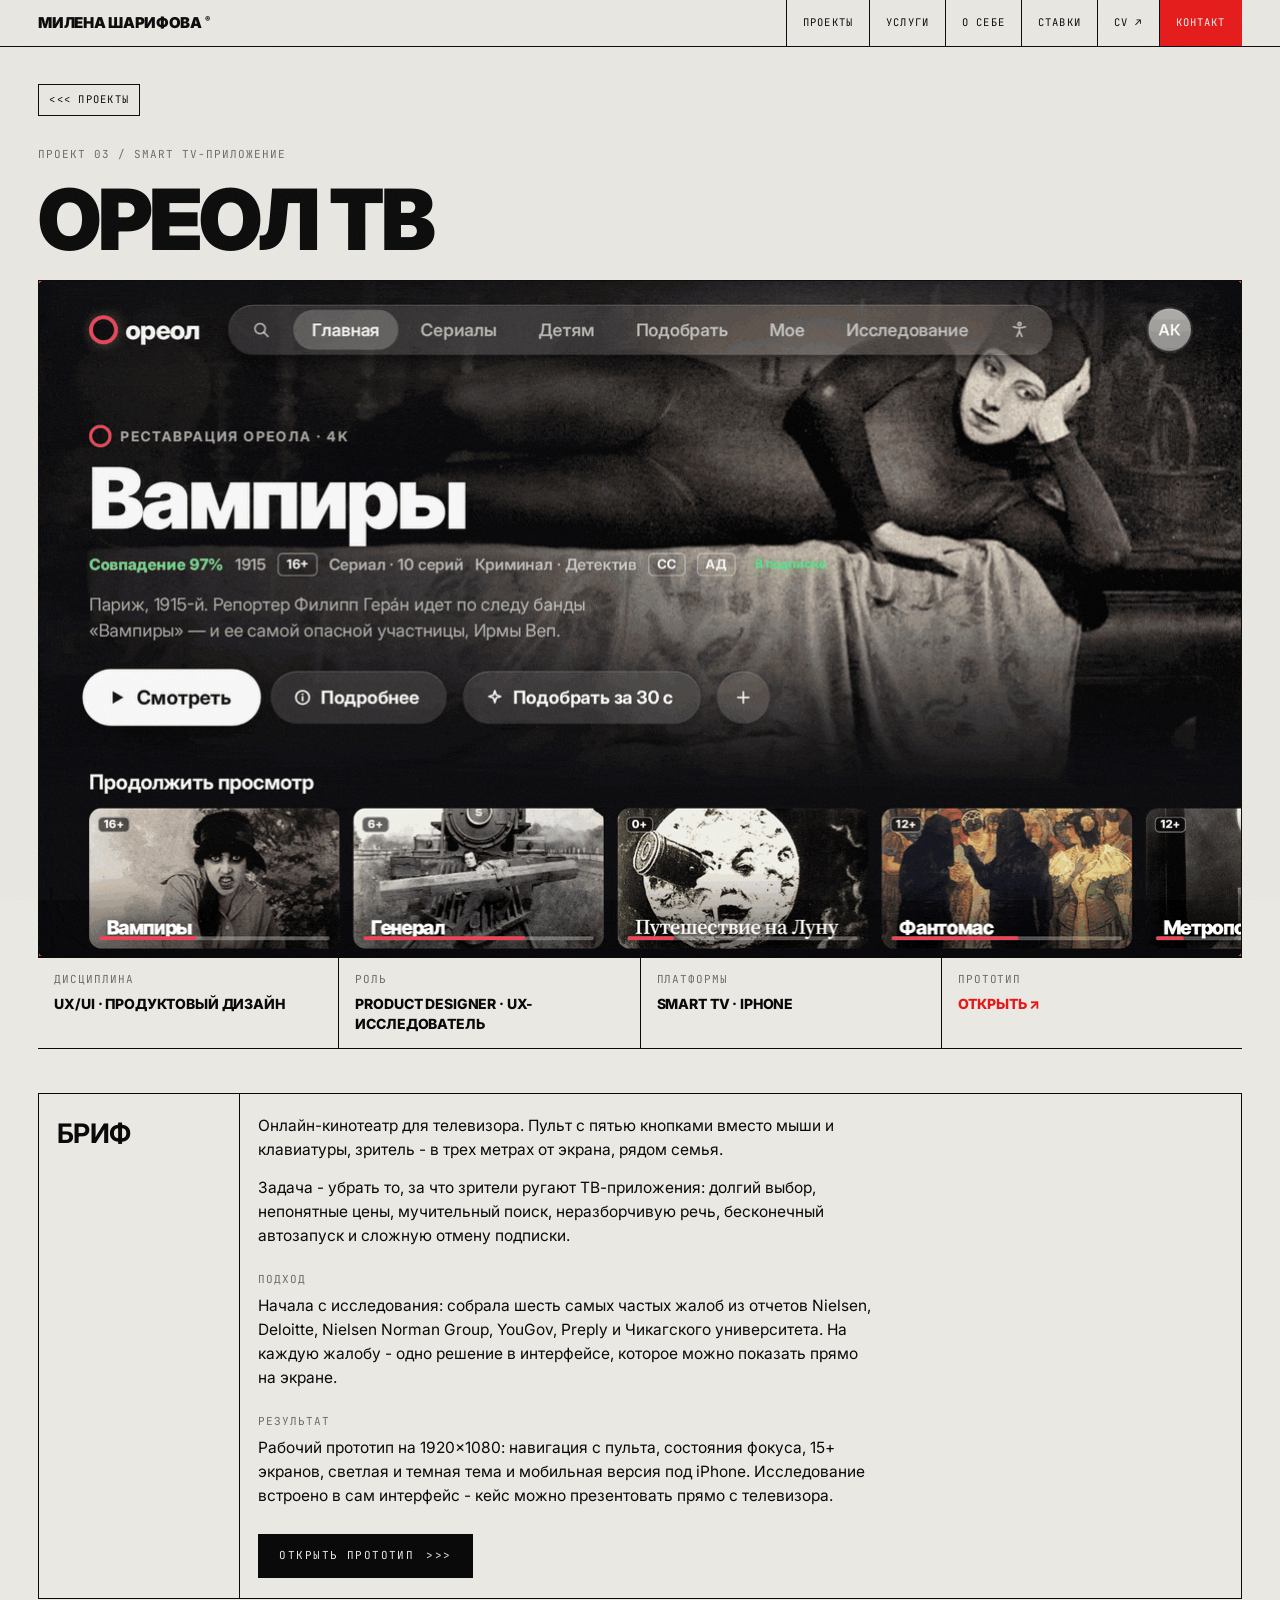
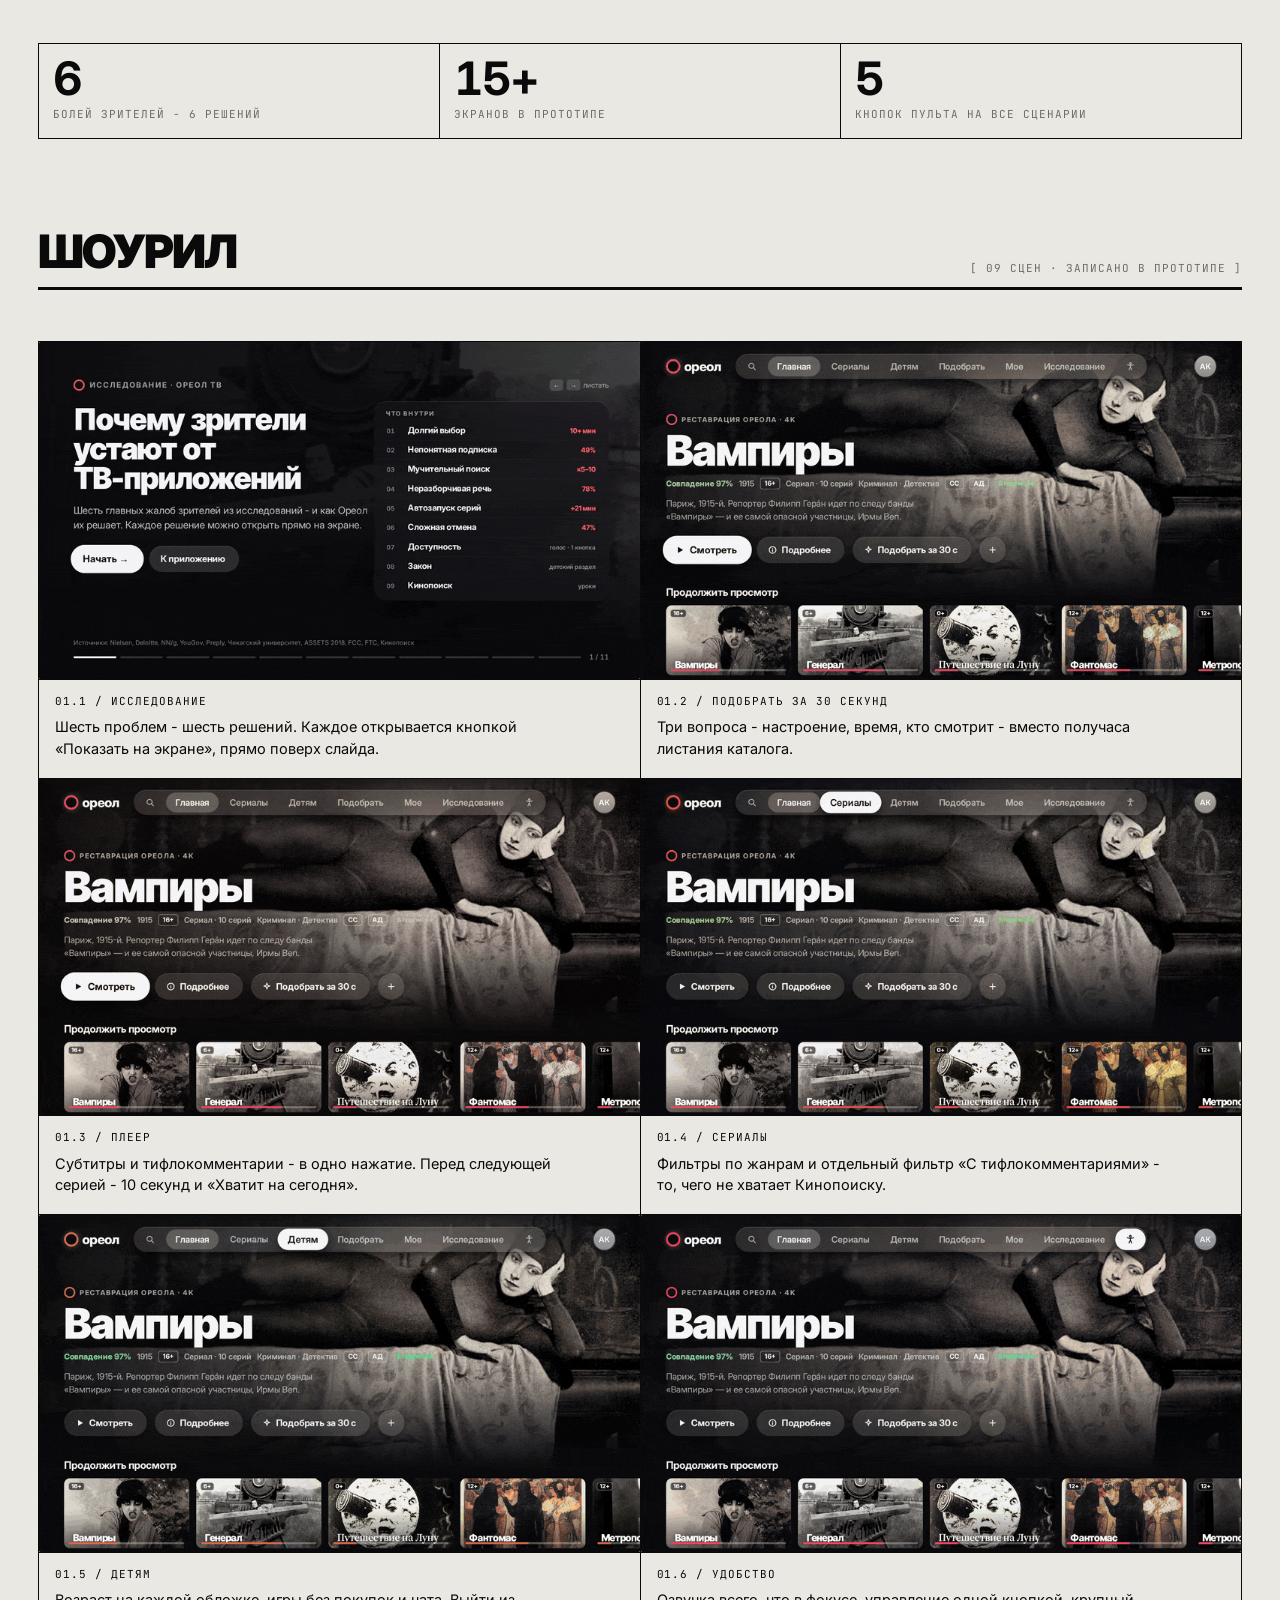
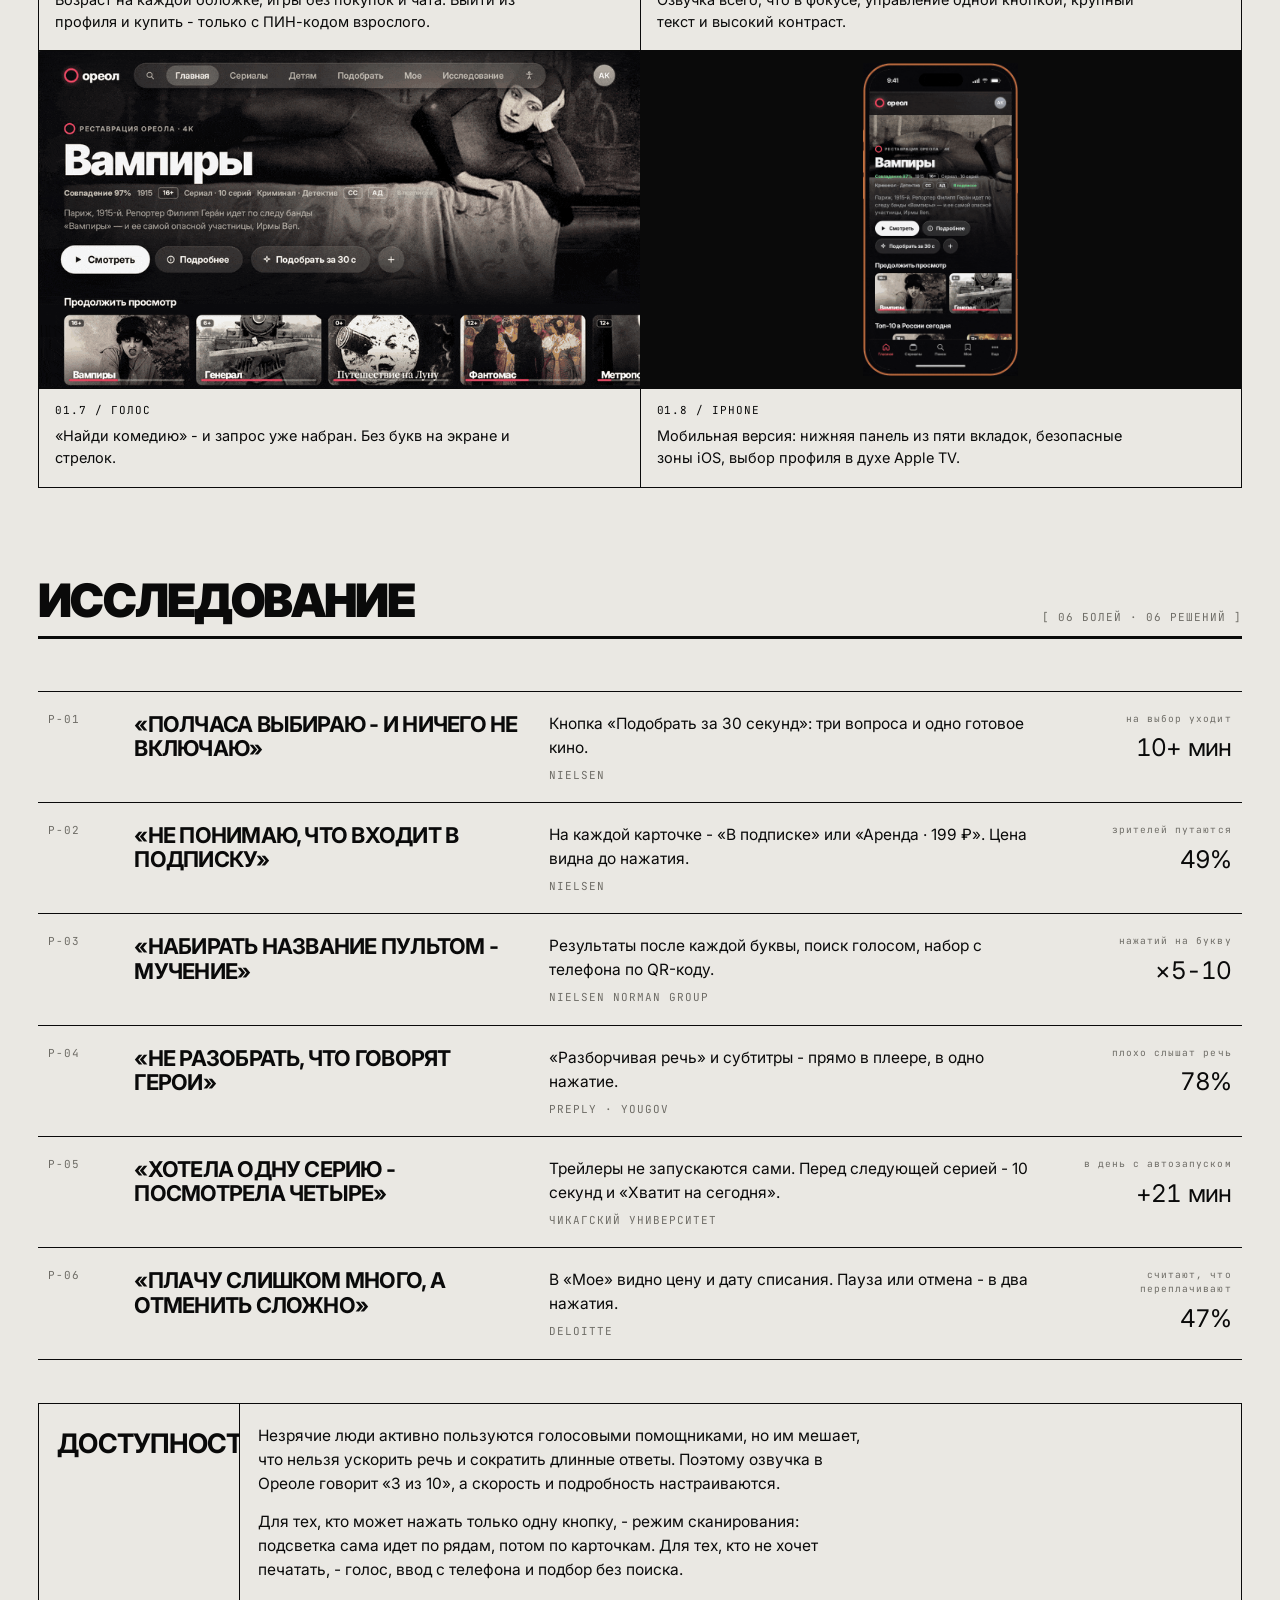
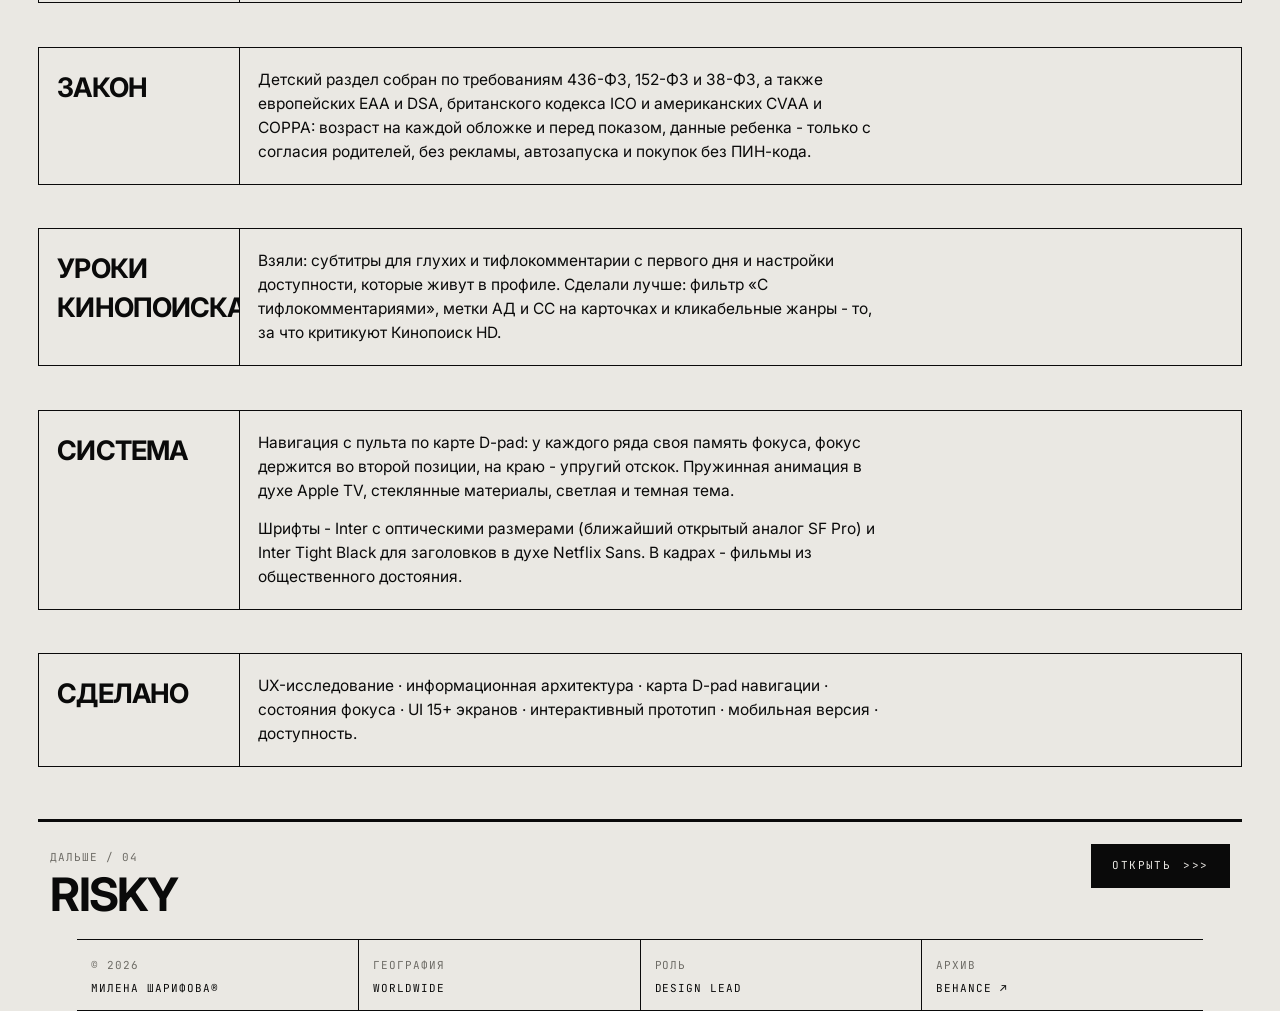
<file: oreol.html>
<!doctype html>
<html lang="ru">
<head>
<meta charset="utf-8">
<meta name="viewport" content="width=device-width, initial-scale=1">
<title>Ореол ТВ - Smart TV-приложение | Милена Шарифова</title>
<meta name="description" content="UX/UI и продуктовый дизайн Smart TV-приложения «Ореол ТВ»: исследование болей зрителей, навигация с пульта, доступность, детский профиль и мобильная версия.">
<meta name="author" content="Милена Шарифова">
<meta name="theme-color" content="#EAE8E3">
<link rel="canonical" href="https://sharifovamilena.github.io/oreol.html">

<meta property="og:type" content="article">
<meta property="og:url" content="https://sharifovamilena.github.io/oreol.html">
<meta property="og:title" content="Ореол ТВ - Smart TV-приложение | Милена Шарифова">
<meta property="og:description" content="UX/UI и продуктовый дизайн Smart TV-приложения: исследование, навигация с пульта, доступность, детский профиль и мобильная версия.">
<meta property="og:locale" content="ru_RU">
<meta property="og:image" content="https://sharifovamilena.github.io/images/oreol-cover.webp">
<meta property="og:image:width" content="1200">
<meta property="og:image:height" content="630">

<meta name="twitter:card" content="summary_large_image">
<meta name="twitter:title" content="Ореол ТВ - Smart TV-приложение | Милена Шарифова">
<meta name="twitter:description" content="UX/UI и продуктовый дизайн Smart TV-приложения: исследование, навигация с пульта, доступность, детский профиль и мобильная версия.">
<meta name="twitter:image" content="https://sharifovamilena.github.io/images/oreol-cover.webp">

<link rel="icon" href="favicon.svg" type="image/svg+xml">
<link rel="preconnect" href="https://fonts.googleapis.com">
<link rel="preconnect" href="https://fonts.gstatic.com" crossorigin>
<link rel="stylesheet" href="https://fonts.googleapis.com/css2?family=Inter:wght@400;600;800;900&family=JetBrains+Mono:wght@400;500;700&display=swap">
<link rel="stylesheet" href="styles.css">

<script type="application/ld+json">
{
  "@context": "https://schema.org",
  "@type": "CreativeWork",
  "name": "Ореол ТВ - Smart TV-приложение",
  "url": "https://sharifovamilena.github.io/oreol.html",
  "creator": {
    "@type": "Person",
    "name": "Милена Шарифова",
    "url": "https://sharifovamilena.github.io/"
  },
  "image": "https://sharifovamilena.github.io/images/oreol-cover.webp",
  "description": "UX/UI и продуктовый дизайн Smart TV-приложения «Ореол ТВ»: исследование болей зрителей, навигация с пульта, доступность, детский профиль и мобильная версия.",
  "inLanguage": "ru"
}
</script>
</head>
<body>
<div class="noise" aria-hidden="true"></div>

<a class="skip" href="#main">Перейти к содержанию</a>

<!-- ============================ TOPBAR ============================ -->
<header class="topbar">
  <div class="topbar-in">
    <a class="mark" href="index.html">Милена Шарифова<sup>®</sup></a>
    <nav class="navset" aria-label="Разделы">
      <a href="index.html#work">Проекты</a>
      <a href="index.html#disciplines">Услуги</a>
      <a href="index.html#about">О себе</a>
      <a href="index.html#services">Ставки</a>
      <a href="https://drive.google.com/file/d/1xKu4cNu0fUSkIuzdOux-d7u6OIJiiO3C/view?usp=drive_link" target="_blank" rel="noopener">CV ↗</a>
      <a class="hot" href="index.html#contact">Контакт</a>
    </nav>
    <button class="burger" id="burger" aria-expanded="false">Меню</button>
  </div>
</header>
<div class="menu" id="menu">
  <a href="index.html#work">Проекты</a>
  <a href="index.html#disciplines">Услуги</a>
  <a href="index.html#about">О себе</a>
  <a href="index.html#services">Ставки</a>
  <a href="https://drive.google.com/file/d/1xKu4cNu0fUSkIuzdOux-d7u6OIJiiO3C/view?usp=drive_link" target="_blank" rel="noopener">CV</a>
  <a href="index.html#contact">Контакт</a>
</div>

<main id="main">

  <article class="rail case-top">
    <a class="back" href="index.html">&lt;&lt;&lt; Проекты</a>

    <div class="case-title">
      <span class="mono dim">Проект 03 / Smart TV-приложение</span>
      <h1 class="macro t-xl" style="margin-top: 12px;">Ореол ТВ<span class="vh"> - Smart TV-приложение онлайн-кинотеатра</span></h1>
    </div>

    <div class="plate case-plate-lead reel-lead">
      <picture><source media="(max-width: 600px)" srcset="media/oreol-home-m.gif" width="480" height="270"><img src="media/oreol-home.gif" width="1200" height="674" alt="Главный экран Ореол ТВ: фокус с пульта переходит по карточкам, карточка раскрывается и показывает цену и возраст" fetchpriority="high" decoding="async"></picture>
      <span class="plate-corner">FIG. 01.0</span>
    </div>

    <div class="spec">
      <div><span class="mono dim">Дисциплина</span><strong>UX/UI · Продуктовый дизайн</strong></div>
      <div><span class="mono dim">Роль</span><strong>Product designer · UX-исследователь</strong></div>
      <div><span class="mono dim">Платформы</span><strong>Smart TV · iPhone</strong></div>
      <div><span class="mono dim">Прототип</span><strong><a href="oreol-app.html" class="red">Открыть ↗</a></strong></div>
    </div>

    <div class="case-split">
      <div><h2>Бриф</h2></div>
      <div>
        <p class="copy">
          Онлайн-кинотеатр для телевизора. Пульт с пятью кнопками вместо мыши и клавиатуры, зритель - в трех метрах от экрана, рядом семья.
        </p>
        <p class="copy">
          Задача - убрать то, за что зрители ругают ТВ-приложения: долгий выбор, непонятные цены, мучительный поиск, неразборчивую речь, бесконечный автозапуск и сложную отмену подписки.
        </p>

        <p class="mono dim" style="margin-top: 24px;">Подход</p>
        <p class="copy" style="margin-top: 8px;">
          Начала с исследования: собрала шесть самых частых жалоб из отчетов Nielsen, Deloitte, Nielsen Norman Group, YouGov, Preply и Чикагского университета. На каждую жалобу - одно решение в интерфейсе, которое можно показать прямо на экране.
        </p>

        <p class="mono dim" style="margin-top: 24px;">Результат</p>
        <p class="copy" style="margin-top: 8px;">
          Рабочий прототип на 1920×1080: навигация с пульта, состояния фокуса, 15+ экранов, светлая и темная тема и мобильная версия под iPhone. Исследование встроено в сам интерфейс - кейс можно презентовать прямо с телевизора.
        </p>
        <a class="cta" href="oreol-app.html" style="margin-top: 26px;">Открыть прототип <span>&gt;&gt;&gt;</span></a>
      </div>
    </div>

    <div class="figs reel-figs">
      <div><b>6</b><span class="mono dim">Болей зрителей - 6 решений</span></div>
      <div><b>15+</b><span class="mono dim">Экранов в прототипе</span></div>
      <div><b>5</b><span class="mono dim">Кнопок пульта на все сценарии</span></div>
    </div>

    <!-- ---------------------- SHOWREEL ---------------------- -->
    <div class="sec-head reel-head rv">
      <h2 class="macro t-lg">Шоурил</h2>
      <span class="mono dim">[ 09 сцен · Записано в прототипе ]</span>
    </div>

    <div class="reel rv">
      <figure class="reel-item">
        <div class="plate"><picture><source media="(max-width: 600px)" srcset="media/oreol-research-m.gif" width="480" height="270"><img src="media/oreol-research.gif" width="800" height="450" alt="Слайды исследования внутри телевизора: проблема, цифра и решение с кнопкой «Показать на экране»" loading="lazy" decoding="async"></picture><span class="plate-corner">FIG. 01.1</span></div>
        <figcaption><span class="mono">01.1 / Исследование</span><p>Шесть проблем - шесть решений. Каждое открывается кнопкой «Показать на экране», прямо поверх слайда.</p></figcaption>
      </figure>
      <figure class="reel-item">
        <div class="plate"><picture><source media="(max-width: 600px)" srcset="media/oreol-picker-m.gif" width="480" height="270"><img src="media/oreol-picker.gif" width="800" height="450" alt="Подбор фильма за 30 секунд: три вопроса с пульта и готовое предложение" loading="lazy" decoding="async"></picture><span class="plate-corner">FIG. 01.2</span></div>
        <figcaption><span class="mono">01.2 / Подобрать за 30 секунд</span><p>Три вопроса - настроение, время, кто смотрит - вместо получаса листания каталога.</p></figcaption>
      </figure>
      <figure class="reel-item">
        <div class="plate"><picture><source media="(max-width: 600px)" srcset="media/oreol-player-m.gif" width="480" height="270"><img src="media/oreol-player.gif" width="800" height="450" alt="Плеер: субтитры и тифлокомментарии в одно нажатие, карточка следующей серии с кнопкой «Хватит на сегодня»" loading="lazy" decoding="async"></picture><span class="plate-corner">FIG. 01.3</span></div>
        <figcaption><span class="mono">01.3 / Плеер</span><p>Субтитры и тифлокомментарии - в одно нажатие. Перед следующей серией - 10 секунд и «Хватит на сегодня».</p></figcaption>
      </figure>
      <figure class="reel-item">
        <div class="plate"><picture><source media="(max-width: 600px)" srcset="media/oreol-shows-m.gif" width="480" height="270"><img src="media/oreol-shows.gif" width="800" height="450" alt="Раздел «Сериалы»: сериал недели, фильтры по жанрам и фильтр «С тифлокомментариями»" loading="lazy" decoding="async"></picture><span class="plate-corner">FIG. 01.4</span></div>
        <figcaption><span class="mono">01.4 / Сериалы</span><p>Фильтры по жанрам и отдельный фильтр «С тифлокомментариями» - то, чего не хватает Кинопоиску.</p></figcaption>
      </figure>
      <figure class="reel-item">
        <div class="plate"><picture><source media="(max-width: 600px)" srcset="media/oreol-kids-m.gif" width="480" height="270"><img src="media/oreol-kids.gif" width="800" height="450" alt="Детский профиль: возрастные метки, игры без покупок и вход в настройки для родителей по ПИН-коду" loading="lazy" decoding="async"></picture><span class="plate-corner">FIG. 01.5</span></div>
        <figcaption><span class="mono">01.5 / Детям</span><p>Возраст на каждой обложке, игры без покупок и чата. Выйти из профиля и купить - только с ПИН-кодом взрослого.</p></figcaption>
      </figure>
      <figure class="reel-item">
        <div class="plate"><picture><source media="(max-width: 600px)" srcset="media/oreol-a11y-m.gif" width="480" height="270"><img src="media/oreol-a11y.gif" width="800" height="450" alt="Экран «Удобство»: озвучка интерфейса и управление одной кнопкой с автоматической подсветкой" loading="lazy" decoding="async"></picture><span class="plate-corner">FIG. 01.6</span></div>
        <figcaption><span class="mono">01.6 / Удобство</span><p>Озвучка всего, что в фокусе, управление одной кнопкой, крупный текст и высокий контраст.</p></figcaption>
      </figure>
      <figure class="reel-item">
        <div class="plate"><picture><source media="(max-width: 600px)" srcset="media/oreol-voice-m.gif" width="480" height="270"><img src="media/oreol-voice.gif" width="800" height="450" alt="Голосовые команды: «Найди комедию» открывает поиск с готовым запросом" loading="lazy" decoding="async"></picture><span class="plate-corner">FIG. 01.7</span></div>
        <figcaption><span class="mono">01.7 / Голос</span><p>«Найди комедию» - и запрос уже набран. Без букв на экране и стрелок.</p></figcaption>
      </figure>
      <figure class="reel-item reel-phone">
        <div class="plate"><picture><source media="(max-width: 600px)" srcset="media/oreol-phone-m.gif" width="240" height="482"><img src="media/oreol-phone.gif" width="360" height="724" alt="Мобильная версия на iPhone 17 Pro: нижняя панель вкладок, раздел «Еще» и выбор профиля" loading="lazy" decoding="async"></picture><span class="plate-corner">FIG. 01.8</span></div>
        <figcaption><span class="mono">01.8 / iPhone</span><p>Мобильная версия: нижняя панель из пяти вкладок, безопасные зоны iOS, выбор профиля в духе Apple TV.</p></figcaption>
      </figure>
    </div>

    <!-- ---------------------- RESEARCH ---------------------- -->
    <div class="sec-head reel-head rv">
      <h2 class="macro t-lg">Исследование</h2>
      <span class="mono dim">[ 06 болей · 06 решений ]</span>
    </div>

    <div class="svc-table pains rv">
      <div class="svc-row">
        <span class="mono dim">P-01</span>
        <h3>«Полчаса выбираю - и ничего не включаю»</h3>
        <p class="copy desc">Кнопка «Подобрать за 30 секунд»: три вопроса и одно готовое кино. <span class="mono dim">Nielsen</span></p>
        <div class="price"><small>на выбор уходит</small>10+ мин</div>
      </div>
      <div class="svc-row">
        <span class="mono dim">P-02</span>
        <h3>«Не понимаю, что входит в подписку»</h3>
        <p class="copy desc">На каждой карточке - «В подписке» или «Аренда · 199 ₽». Цена видна до нажатия. <span class="mono dim">Nielsen</span></p>
        <div class="price"><small>зрителей путаются</small>49%</div>
      </div>
      <div class="svc-row">
        <span class="mono dim">P-03</span>
        <h3>«Набирать название пультом - мучение»</h3>
        <p class="copy desc">Результаты после каждой буквы, поиск голосом, набор с телефона по QR-коду. <span class="mono dim">Nielsen Norman Group</span></p>
        <div class="price"><small>нажатий на букву</small>×5-10</div>
      </div>
      <div class="svc-row">
        <span class="mono dim">P-04</span>
        <h3>«Не разобрать, что говорят герои»</h3>
        <p class="copy desc">«Разборчивая речь» и субтитры - прямо в плеере, в одно нажатие. <span class="mono dim">Preply · YouGov</span></p>
        <div class="price"><small>плохо слышат речь</small>78%</div>
      </div>
      <div class="svc-row">
        <span class="mono dim">P-05</span>
        <h3>«Хотела одну серию - посмотрела четыре»</h3>
        <p class="copy desc">Трейлеры не запускаются сами. Перед следующей серией - 10 секунд и «Хватит на сегодня». <span class="mono dim">Чикагский университет</span></p>
        <div class="price"><small>в день с автозапуском</small>+21 мин</div>
      </div>
      <div class="svc-row">
        <span class="mono dim">P-06</span>
        <h3>«Плачу слишком много, а отменить сложно»</h3>
        <p class="copy desc">В «Мое» видно цену и дату списания. Пауза или отмена - в два нажатия. <span class="mono dim">Deloitte</span></p>
        <div class="price"><small>считают, что переплачивают</small>47%</div>
      </div>
    </div>

    <div class="case-split">
      <div><h2>Доступность</h2></div>
      <div>
        <p class="copy">
          Незрячие люди активно пользуются голосовыми помощниками, но им мешает, что нельзя ускорить речь и сократить длинные ответы. Поэтому озвучка в Ореоле говорит «3 из 10», а скорость и подробность настраиваются.
        </p>
        <p class="copy">
          Для тех, кто может нажать только одну кнопку, - режим сканирования: подсветка сама идет по рядам, потом по карточкам. Для тех, кто не хочет печатать, - голос, ввод с телефона и подбор без поиска.
        </p>
      </div>
    </div>

    <div class="case-split">
      <div><h2>Закон</h2></div>
      <div>
        <p class="copy">
          Детский раздел собран по требованиям 436-ФЗ, 152-ФЗ и 38-ФЗ, а также европейских EAA и DSA, британского кодекса ICO и американских CVAA и COPPA: возраст на каждой обложке и перед показом, данные ребенка - только с согласия родителей, без рекламы, автозапуска и покупок без ПИН-кода.
        </p>
      </div>
    </div>

    <div class="case-split">
      <div><h2>Уроки Кинопоиска</h2></div>
      <div>
        <p class="copy">
          Взяли: субтитры для глухих и тифлокомментарии с первого дня и настройки доступности, которые живут в профиле. Сделали лучше: фильтр «С тифлокомментариями», метки АД и СС на карточках и кликабельные жанры - то, за что критикуют Кинопоиск HD.
        </p>
      </div>
    </div>

    <div class="case-split">
      <div><h2>Система</h2></div>
      <div>
        <p class="copy">
          Навигация с пульта по карте D-pad: у каждого ряда своя память фокуса, фокус держится во второй позиции, на краю - упругий отскок. Пружинная анимация в духе Apple TV, стеклянные материалы, светлая и темная тема.
        </p>
        <p class="copy">
          Шрифты - Inter с оптическими размерами (ближайший открытый аналог SF Pro) и Inter Tight Black для заголовков в духе Netflix Sans. В кадрах - фильмы из общественного достояния.
        </p>
      </div>
    </div>

    <div class="case-split">
      <div><h2>Сделано</h2></div>
      <div><p class="copy">
          UX-исследование · информационная архитектура · карта D-pad навигации · состояния фокуса · UI 15+ экранов · интерактивный прототип · мобильная версия · доступность.
        </p></div>
    </div>

    <div class="nextbar">
      <div>
        <span class="mono dim">Дальше / 04</span>
        <h3>Risky</h3>
      </div>
      <a class="cta" href="risky.html">Открыть <span>&gt;&gt;&gt;</span></a>
    </div>
  <div class="rail">
    <div class="foot-grid">
      <div><span class="mono dim">© 2026</span><br><span class="mono">Милена Шарифова®</span></div>
      <div><span class="mono dim">География</span><br><span class="mono">Worldwide</span></div>
      <div><span class="mono dim">Роль</span><br><span class="mono">Design Lead</span></div>
      <div><span class="mono dim">Архив</span><br><a class="mono" href="https://www.behance.net/MilenaSharee9d" target="_blank" rel="noopener">Behance ↗</a></div>
    </div>
  </div>
</footer>
<script src="script.js" defer></script>
</body>
</html>
</file>
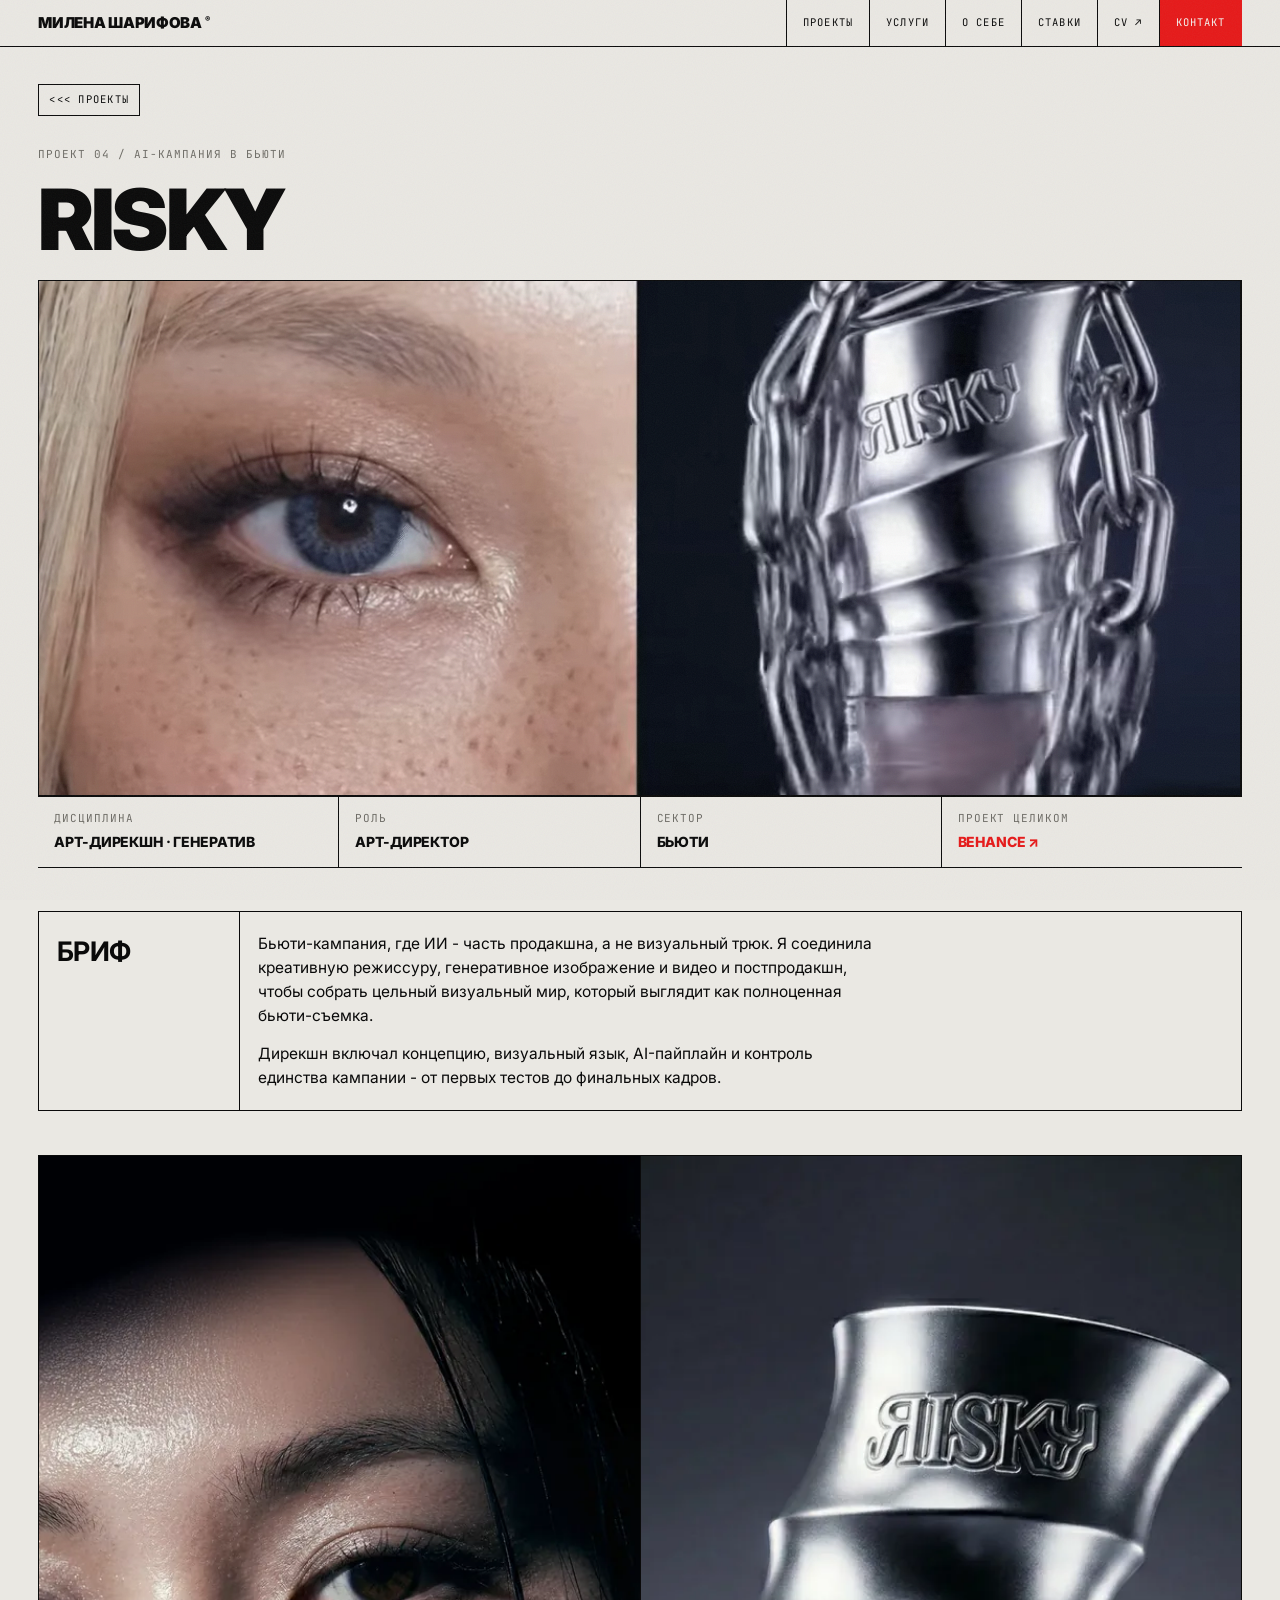
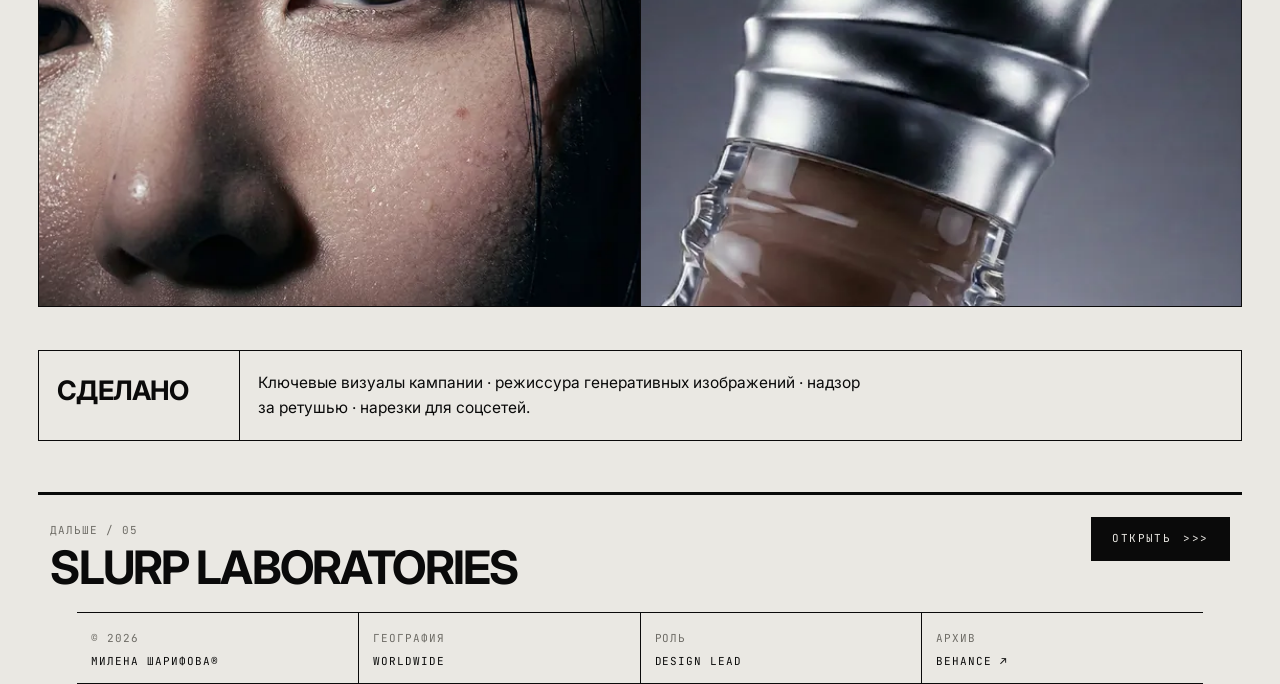
<file: risky.html>
<!doctype html>
<html lang="ru">
<head>
<meta charset="utf-8">
<meta name="viewport" content="width=device-width, initial-scale=1">
<title>RISKY - AI-кампания в бьюти | Милена Шарифова</title>
<meta name="description" content="Бьюти-кампания, в которой ИИ - производственный инструмент: креативная режиссура, генеративное изображение и видео, постпродакшн.">
<meta name="author" content="Милена Шарифова">
<meta name="theme-color" content="#EAE8E3">
<link rel="canonical" href="https://sharifovamilena.github.io/risky.html">

<meta property="og:type" content="article">
<meta property="og:url" content="https://sharifovamilena.github.io/risky.html">
<meta property="og:title" content="RISKY - AI-кампания в бьюти | Милена Шарифова">
<meta property="og:description" content="Бьюти-кампания, в которой ИИ - производственный инструмент: креативная режиссура, генеративное изображение и видео, постпродакшн.">
<meta property="og:locale" content="ru_RU">
<meta property="og:image" content="https://sharifovamilena.github.io/media/risky-chain-poster.webp">
<meta property="og:image:width" content="1200">
<meta property="og:image:height" content="630">

<meta name="twitter:card" content="summary_large_image">
<meta name="twitter:title" content="RISKY - AI-кампания в бьюти | Милена Шарифова">
<meta name="twitter:description" content="Бьюти-кампания, в которой ИИ - производственный инструмент: креативная режиссура, генеративное изображение и видео, постпродакшн.">
<meta name="twitter:image" content="https://sharifovamilena.github.io/media/risky-chain-poster.webp">

<link rel="icon" href="favicon.svg" type="image/svg+xml">
<link rel="preconnect" href="https://fonts.googleapis.com">
<link rel="preconnect" href="https://fonts.gstatic.com" crossorigin>
<link rel="stylesheet" href="https://fonts.googleapis.com/css2?family=Inter:wght@400;600;800;900&family=JetBrains+Mono:wght@400;500;700&display=swap">
<link rel="stylesheet" href="styles.css">

<script type="application/ld+json">
{
  "@context": "https://schema.org",
  "@type": "CreativeWork",
  "name": "RISKY - AI-кампания в бьюти",
  "url": "https://sharifovamilena.github.io/risky.html",
  "creator": {
    "@type": "Person",
    "name": "Милена Шарифова",
    "url": "https://sharifovamilena.github.io/"
  },
  "sameAs": "https://www.behance.net/gallery/250103405/RISKY-AI-Beauty-Campaign",
  "image": "https://sharifovamilena.github.io/media/risky-chain-poster.webp",
  "description": "Бьюти-кампания, в которой ИИ - производственный инструмент: креативная режиссура, генеративное изображение и видео, постпродакшн.",
  "inLanguage": "ru"
}
</script>
</head>
<body>
<div class="noise" aria-hidden="true"></div>

<a class="skip" href="#main">Перейти к содержанию</a>

<!-- ============================ TOPBAR ============================ -->
<header class="topbar">
  <div class="topbar-in">
    <a class="mark" href="index.html">Милена Шарифова<sup>®</sup></a>
    <nav class="navset" aria-label="Разделы">
      <a href="index.html#work">Проекты</a>
      <a href="index.html#disciplines">Услуги</a>
      <a href="index.html#about">О себе</a>
      <a href="index.html#services">Ставки</a>
      <a href="https://drive.google.com/file/d/1xKu4cNu0fUSkIuzdOux-d7u6OIJiiO3C/view?usp=drive_link" target="_blank" rel="noopener">CV ↗</a>
      <a class="hot" href="index.html#contact">Контакт</a>
    </nav>
    <button class="burger" id="burger" aria-expanded="false">Меню</button>
  </div>
</header>
<div class="menu" id="menu">
  <a href="index.html#work">Проекты</a>
  <a href="index.html#disciplines">Услуги</a>
  <a href="index.html#about">О себе</a>
  <a href="index.html#services">Ставки</a>
  <a href="https://drive.google.com/file/d/1xKu4cNu0fUSkIuzdOux-d7u6OIJiiO3C/view?usp=drive_link" target="_blank" rel="noopener">CV</a>
  <a href="index.html#contact">Контакт</a>
</div>

<main id="main">

  <article class="rail case-top">
    <a class="back" href="index.html">&lt;&lt;&lt; Проекты</a>

    <div class="case-title">
      <span class="mono dim">Проект 04 / AI-кампания в бьюти</span>
      <h1 class="macro t-xl" style="margin-top: 12px;">Risky<span class="vh"> - AI-кампания в бьюти</span></h1>
    </div>

    <div class="plate case-plate-lead">
      <video poster="media/risky-chain-poster.webp" autoplay muted loop playsinline preload="metadata" aria-label="Луп кампании RISKY: крупный план глаза рядом с хромированным флаконом RISKY в цепи"><source src="media/risky-chain.mp4" type="video/mp4"><source src="media/risky-chain.webm" type="video/webm"></video>
      <span class="plate-corner">FIG. 01.0</span>
    </div>

    <div class="spec" style="margin-top: 0;">
      <div><span class="mono dim">Дисциплина</span><strong>Арт-дирекшн · Генератив</strong></div>
      <div><span class="mono dim">Роль</span><strong>Арт-директор</strong></div>
      <div><span class="mono dim">Сектор</span><strong>Бьюти</strong></div>
      <div><span class="mono dim">Проект целиком</span><strong><a href="https://www.behance.net/gallery/250103405/RISKY-AI-Beauty-Campaign" target="_blank" rel="noopener" class="red">Behance ↗</a></strong></div>
    </div>

    <div class="case-split">
      <div><h2>Бриф</h2></div>
      <div>
        <p class="copy">
          Бьюти-кампания, где ИИ - часть продакшна, а не визуальный трюк. Я соединила креативную режиссуру, генеративное изображение и видео и постпродакшн, чтобы собрать цельный визуальный мир, который выглядит как полноценная бьюти-съемка.
        </p>
        <p class="copy">
          Дирекшн включал концепцию, визуальный язык, AI-пайплайн и контроль единства кампании - от первых тестов до финальных кадров.
        </p>
      </div>
    </div>

    <div class="pair">
      <div class="plate"><img src="images/risky-skin.webp" width="1100" height="717" alt="Бьюти-крупный план: влажная сияющая кожа в боковом свете" loading="lazy" decoding="async"><span class="plate-corner">FIG. 01.1</span></div>
      <div class="plate"><img src="images/risky-cap.webp" width="1100" height="717" alt="Хромированный воротник флакона RISKY, отрисованный в CGI" loading="lazy" decoding="async"><span class="plate-corner">FIG. 01.2</span></div>
    </div>

    <div class="case-split">
      <div><h2>Сделано</h2></div>
      <div><p class="copy">
          Ключевые визуалы кампании · режиссура генеративных изображений · надзор за ретушью · нарезки для соцсетей.
        </p></div>
    </div>

    <div class="nextbar">
      <div>
        <span class="mono dim">Дальше / 05</span>
        <h3>Slurp Laboratories</h3>
      </div>
      <a class="cta" href="slurp.html">Открыть <span>&gt;&gt;&gt;</span></a>
    </div>
  <div class="rail">
    <div class="foot-grid">
      <div><span class="mono dim">© 2026</span><br><span class="mono">Милена Шарифова®</span></div>
      <div><span class="mono dim">География</span><br><span class="mono">Worldwide</span></div>
      <div><span class="mono dim">Роль</span><br><span class="mono">Design Lead</span></div>
      <div><span class="mono dim">Архив</span><br><a class="mono" href="https://www.behance.net/MilenaSharee9d" target="_blank" rel="noopener">Behance ↗</a></div>
    </div>
  </div>
</footer>
<script src="script.js" defer></script>
</body>
</html>
</file>
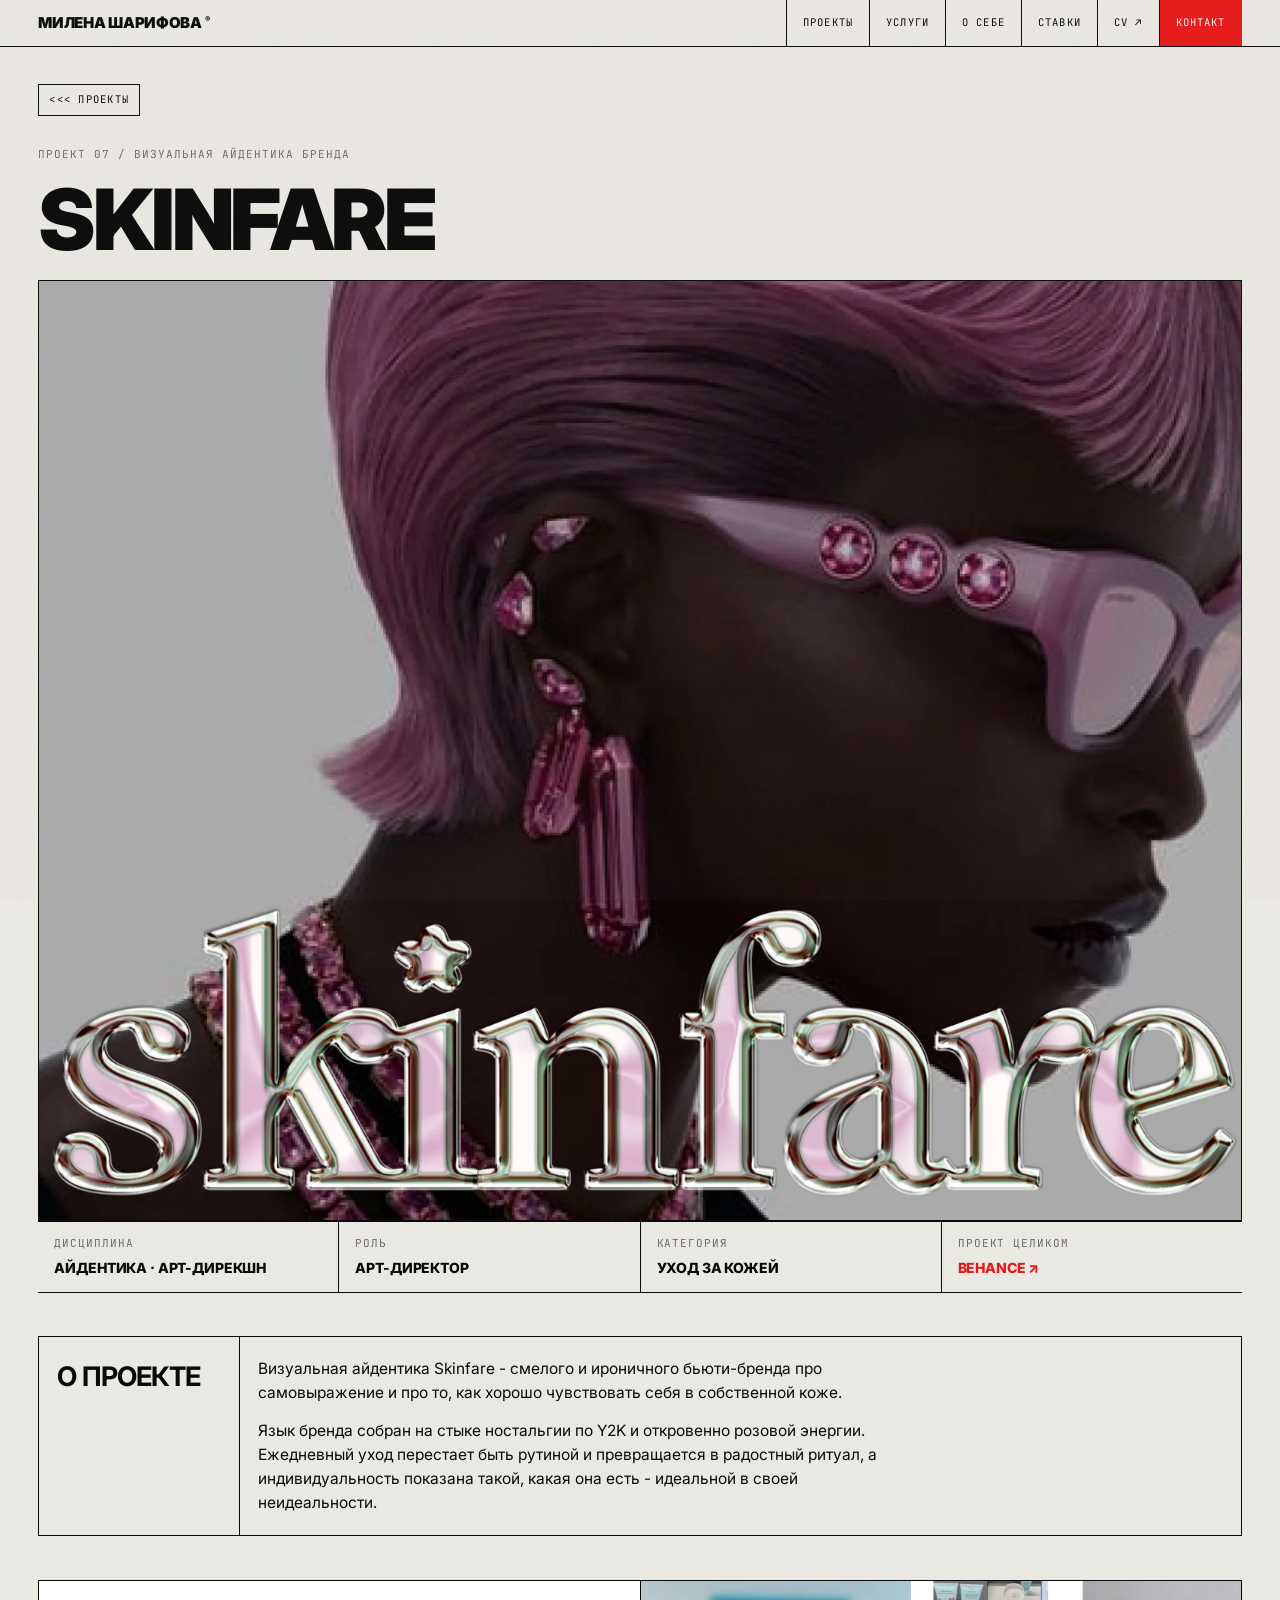
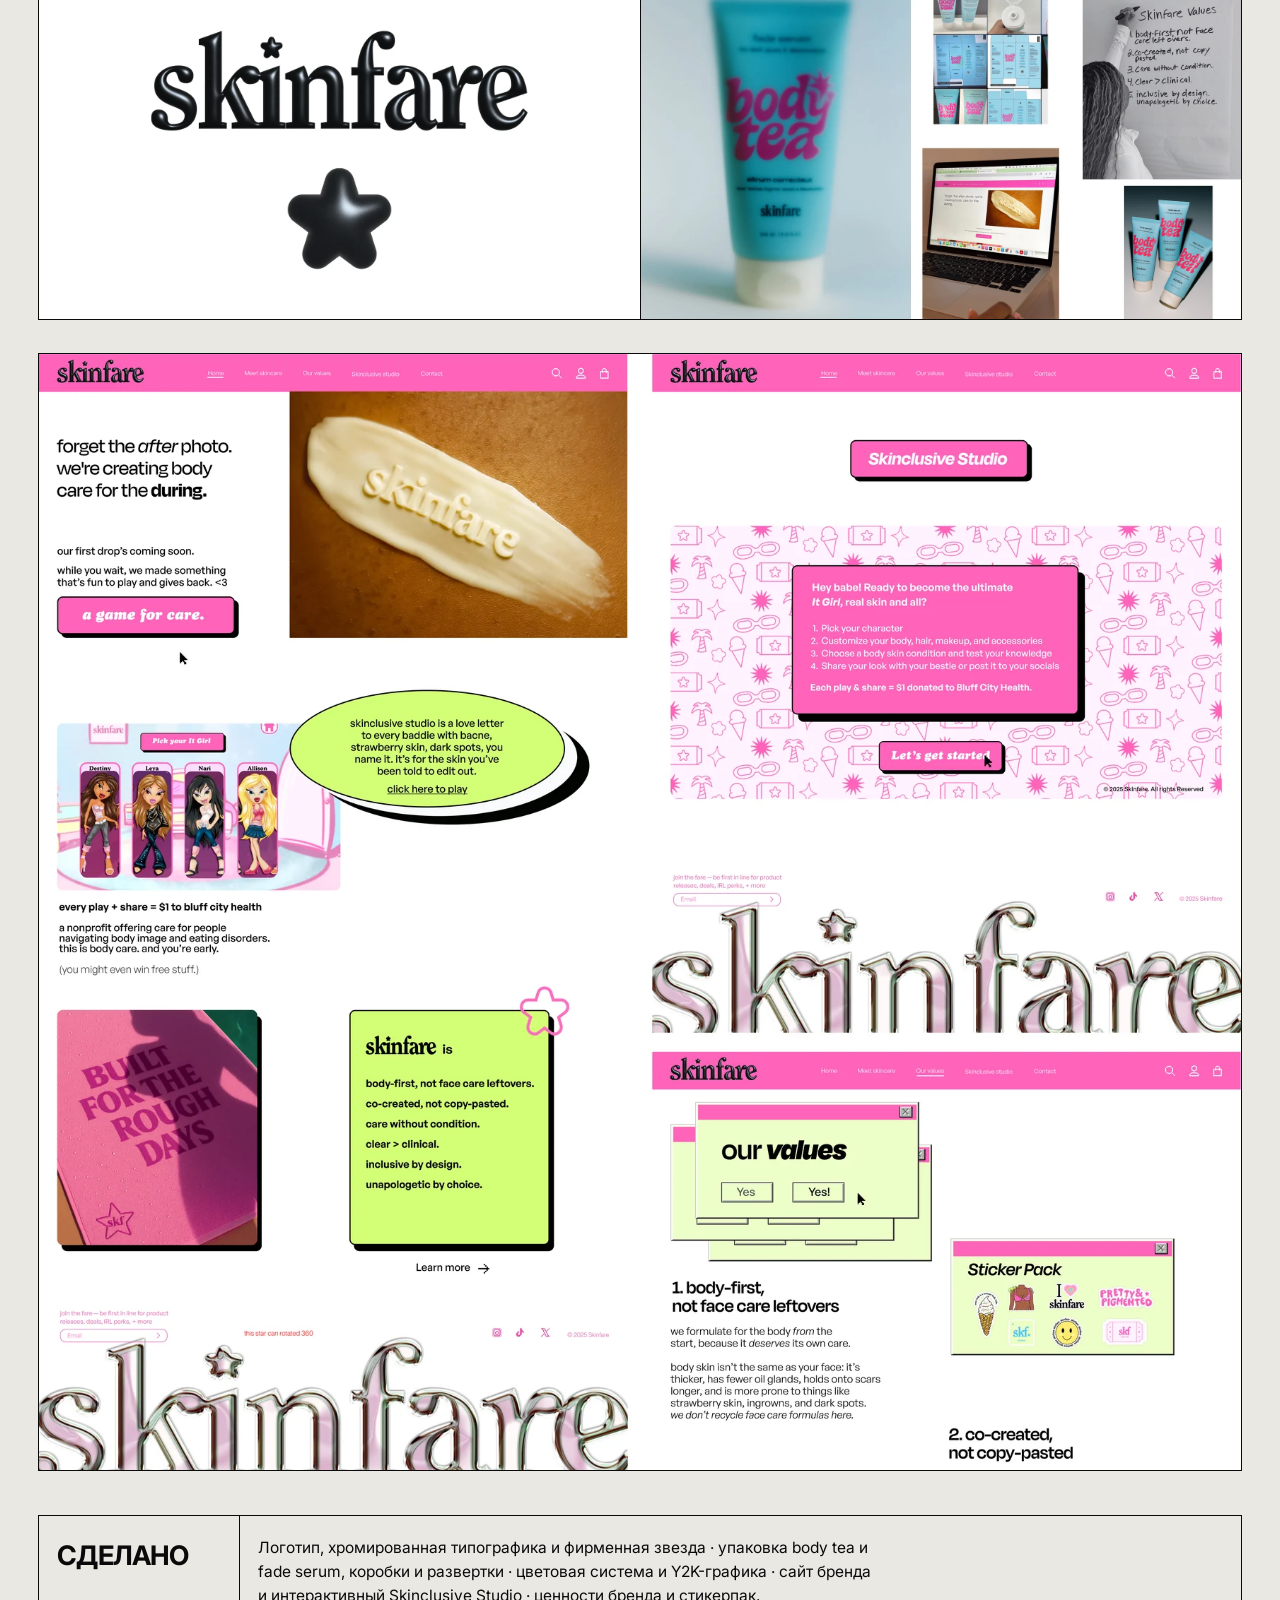
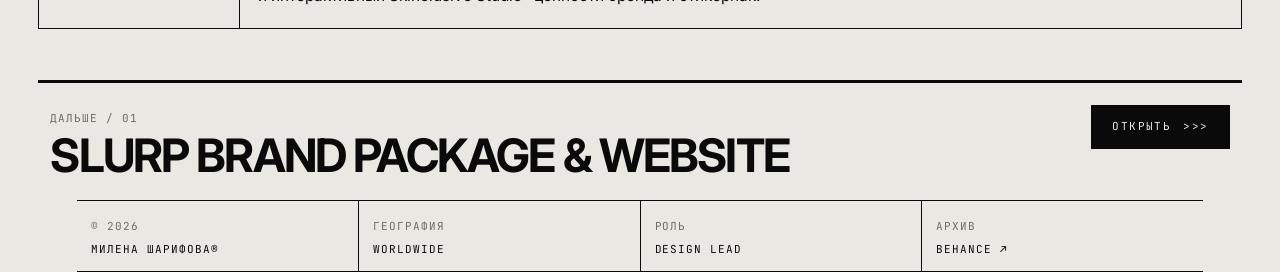
<file: skinfare.html>
<!doctype html>
<html lang="ru">
<head>
<meta charset="utf-8">
<meta name="viewport" content="width=device-width, initial-scale=1">
<title>SKINFARE - визуальная айдентика бьюти-бренда | Милена Шарифова</title>
<meta name="description" content="Визуальная айдентика Skinfare: смелый бьюти-бренд про самовыражение, собранный на стыке ностальгии по Y2K и откровенно розовой энергии.">
<meta name="author" content="Милена Шарифова">
<meta name="theme-color" content="#EAE8E3">
<link rel="canonical" href="https://sharifovamilena.github.io/skinfare.html">

<meta property="og:type" content="article">
<meta property="og:url" content="https://sharifovamilena.github.io/skinfare.html">
<meta property="og:title" content="SKINFARE - визуальная айдентика бьюти-бренда | Милена Шарифова">
<meta property="og:description" content="Визуальная айдентика Skinfare: смелый бьюти-бренд про самовыражение, собранный на стыке ностальгии по Y2K и откровенно розовой энергии.">
<meta property="og:locale" content="ru_RU">
<meta property="og:image" content="https://sharifovamilena.github.io/images/skinfare-key.webp">
<meta property="og:image:width" content="1600">
<meta property="og:image:height" content="1251">

<meta name="twitter:card" content="summary_large_image">
<meta name="twitter:title" content="SKINFARE - визуальная айдентика бьюти-бренда | Милена Шарифова">
<meta name="twitter:description" content="Визуальная айдентика Skinfare: смелый бьюти-бренд про самовыражение, собранный на стыке ностальгии по Y2K и откровенно розовой энергии.">
<meta name="twitter:image" content="https://sharifovamilena.github.io/images/skinfare-key.webp">

<link rel="icon" href="favicon.svg" type="image/svg+xml">
<link rel="preconnect" href="https://fonts.googleapis.com">
<link rel="preconnect" href="https://fonts.gstatic.com" crossorigin>
<link rel="stylesheet" href="https://fonts.googleapis.com/css2?family=Inter:wght@400;600;800;900&family=JetBrains+Mono:wght@400;500;700&display=swap">
<link rel="stylesheet" href="styles.css">

<script type="application/ld+json">
{
  "@context": "https://schema.org",
  "@type": "CreativeWork",
  "name": "SKINFARE - визуальная айдентика бьюти-бренда",
  "url": "https://sharifovamilena.github.io/skinfare.html",
  "creator": {
    "@type": "Person",
    "name": "Милена Шарифова",
    "url": "https://sharifovamilena.github.io/"
  },
  "sameAs": "https://www.behance.net/gallery/257939499/SKINFARE-visual-identity",
  "image": "https://sharifovamilena.github.io/images/skinfare-key.webp",
  "description": "Визуальная айдентика Skinfare: смелый бьюти-бренд про самовыражение, собранный на стыке ностальгии по Y2K и откровенно розовой энергии.",
  "inLanguage": "ru"
}
</script>
</head>
<body>
<div class="noise" aria-hidden="true"></div>

<a class="skip" href="#main">Перейти к содержанию</a>

<!-- ============================ TOPBAR ============================ -->
<header class="topbar">
  <div class="topbar-in">
    <a class="mark" href="index.html">Милена Шарифова<sup>®</sup></a>
    <nav class="navset" aria-label="Разделы">
      <a href="index.html#work">Проекты</a>
      <a href="index.html#disciplines">Услуги</a>
      <a href="index.html#about">О себе</a>
      <a href="index.html#services">Ставки</a>
      <a href="https://drive.google.com/file/d/1xKu4cNu0fUSkIuzdOux-d7u6OIJiiO3C/view?usp=drive_link" target="_blank" rel="noopener">CV ↗</a>
      <a class="hot" href="index.html#contact">Контакт</a>
    </nav>
    <button class="burger" id="burger" aria-expanded="false">Меню</button>
  </div>
</header>
<div class="menu" id="menu">
  <a href="index.html#work">Проекты</a>
  <a href="index.html#disciplines">Услуги</a>
  <a href="index.html#about">О себе</a>
  <a href="index.html#services">Ставки</a>
  <a href="https://drive.google.com/file/d/1xKu4cNu0fUSkIuzdOux-d7u6OIJiiO3C/view?usp=drive_link" target="_blank" rel="noopener">CV</a>
  <a href="index.html#contact">Контакт</a>
</div>

<main id="main">

  <article class="rail case-top">
    <a class="back" href="index.html">&lt;&lt;&lt; Проекты</a>

    <div class="case-title">
      <span class="mono dim">Проект 07 / Визуальная айдентика бренда</span>
      <h1 class="macro t-xl" style="margin-top: 12px;">SKINFARE<span class="vh"> - визуальная айдентика бьюти-бренда</span></h1>
    </div>

    <div class="plate" style="aspect-ratio: 1600 / 1251;">
      <img src="images/skinfare-key.webp" width="1600" height="1251" alt="Ключевой кадр SKINFARE: модель с розовыми волосами, кристаллы в очках и серьге, хромированный логотип бренда" fetchpriority="high" decoding="async">
      <span class="plate-corner">FIG. 07.0</span>
    </div>

    <div class="spec" style="margin-top: 0;">
      <div><span class="mono dim">Дисциплина</span><strong>Айдентика · Арт-дирекшн</strong></div>
      <div><span class="mono dim">Роль</span><strong>Арт-директор</strong></div>
      <div><span class="mono dim">Категория</span><strong>Уход за кожей</strong></div>
      <div><span class="mono dim">Проект целиком</span><strong><a href="https://www.behance.net/gallery/257939499/SKINFARE-visual-identity" target="_blank" rel="noopener" class="red">Behance ↗</a></strong></div>
    </div>

    <div class="case-split">
      <div><h2>О проекте</h2></div>
      <div>
        <p class="copy">
          Визуальная айдентика Skinfare - смелого и ироничного бьюти-бренда про
          самовыражение и про то, как хорошо чувствовать себя в собственной коже.
        </p>
        <p class="copy">
          Язык бренда собран на стыке ностальгии по Y2K и откровенно розовой энергии.
          Ежедневный уход перестает быть рутиной и превращается в радостный ритуал,
          а индивидуальность показана такой, какая она есть - идеальной в своей
          неидеальности.
        </p>
      </div>
    </div>

    <div class="pair">
      <div class="plate" style="aspect-ratio: 16 / 9;">
        <img src="images/skinfare-logo.webp" width="1600" height="900" alt="Логотип Skinfare: хромированная надпись и фирменная звезда на белом фоне" loading="lazy" decoding="async">
        <span class="plate-corner">FIG. 07.1</span>
      </div>
      <div class="plate" style="aspect-ratio: 16 / 9;">
        <img src="images/skinfare-board.webp" width="1600" height="900" alt="Упаковка Skinfare: тубы body tea и fade serum, развертки коробок и ценности бренда" loading="lazy" decoding="async">
        <span class="plate-corner">FIG. 07.2</span>
      </div>
    </div>

    <div class="plate" style="aspect-ratio: 1700 / 1580;">
      <img src="images/skinfare-site.webp" width="1700" height="1580" alt="Сайт Skinfare: главная страница, раздел ценностей и интерактивный Skinclusive Studio" loading="lazy" decoding="async">
      <span class="plate-corner">FIG. 07.3</span>
    </div>

    <div class="case-split">
      <div><h2>Сделано</h2></div>
      <div><p class="copy">
          Логотип, хромированная типографика и фирменная звезда · упаковка body tea
          и fade serum, коробки и развертки · цветовая система и Y2K-графика ·
          сайт бренда и интерактивный Skinclusive Studio · ценности бренда и стикерпак.
        </p></div>
    </div>

    <div class="nextbar">
      <div>
        <span class="mono dim">Дальше / 01</span>
        <h3>Slurp Brand Package &amp; website</h3>
      </div>
      <a class="cta" href="guidelines.html">Открыть <span>&gt;&gt;&gt;</span></a>
    </div>
  <div class="rail">
    <div class="foot-grid">
      <div><span class="mono dim">© 2026</span><br><span class="mono">Милена Шарифова®</span></div>
      <div><span class="mono dim">География</span><br><span class="mono">Worldwide</span></div>
      <div><span class="mono dim">Роль</span><br><span class="mono">Design Lead</span></div>
      <div><span class="mono dim">Архив</span><br><a class="mono" href="https://www.behance.net/MilenaSharee9d" target="_blank" rel="noopener">Behance ↗</a></div>
    </div>
  </div>
</footer>
<script src="script.js" defer></script>
</body>
</html>
</file>
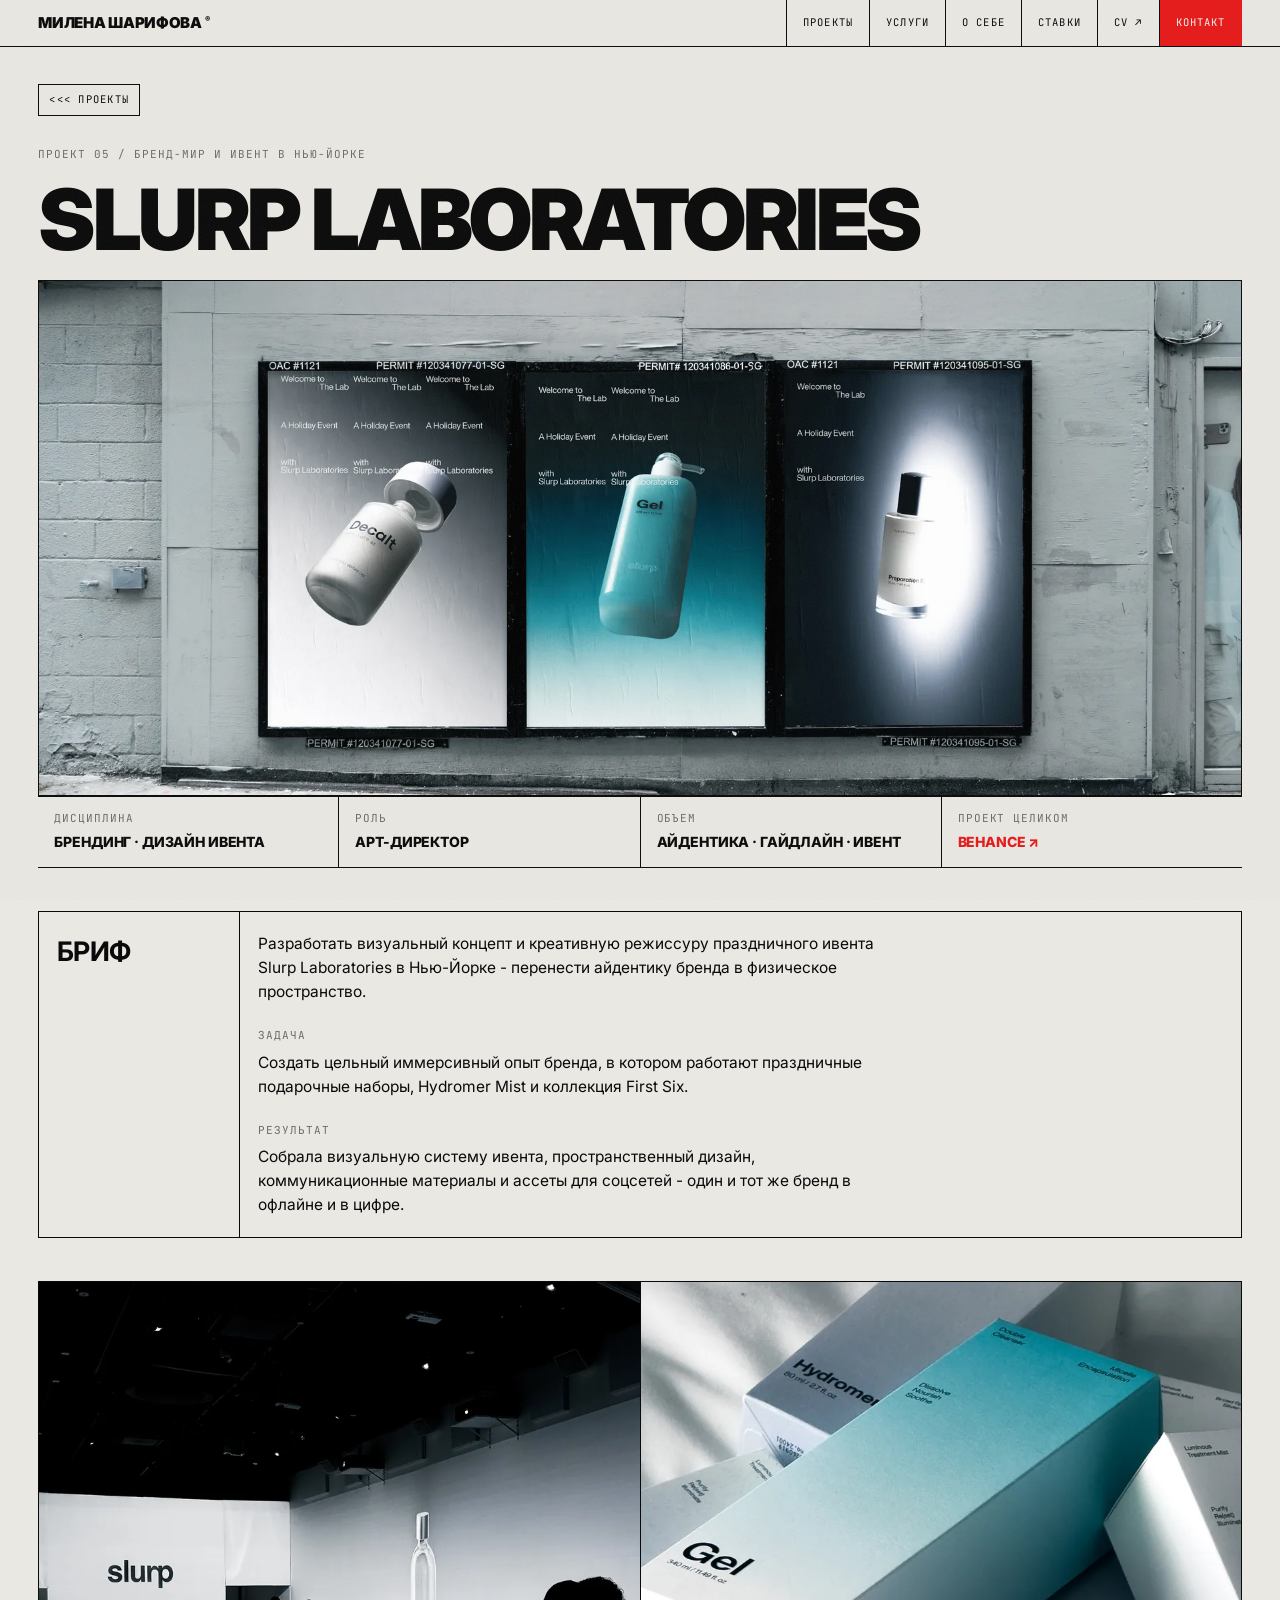
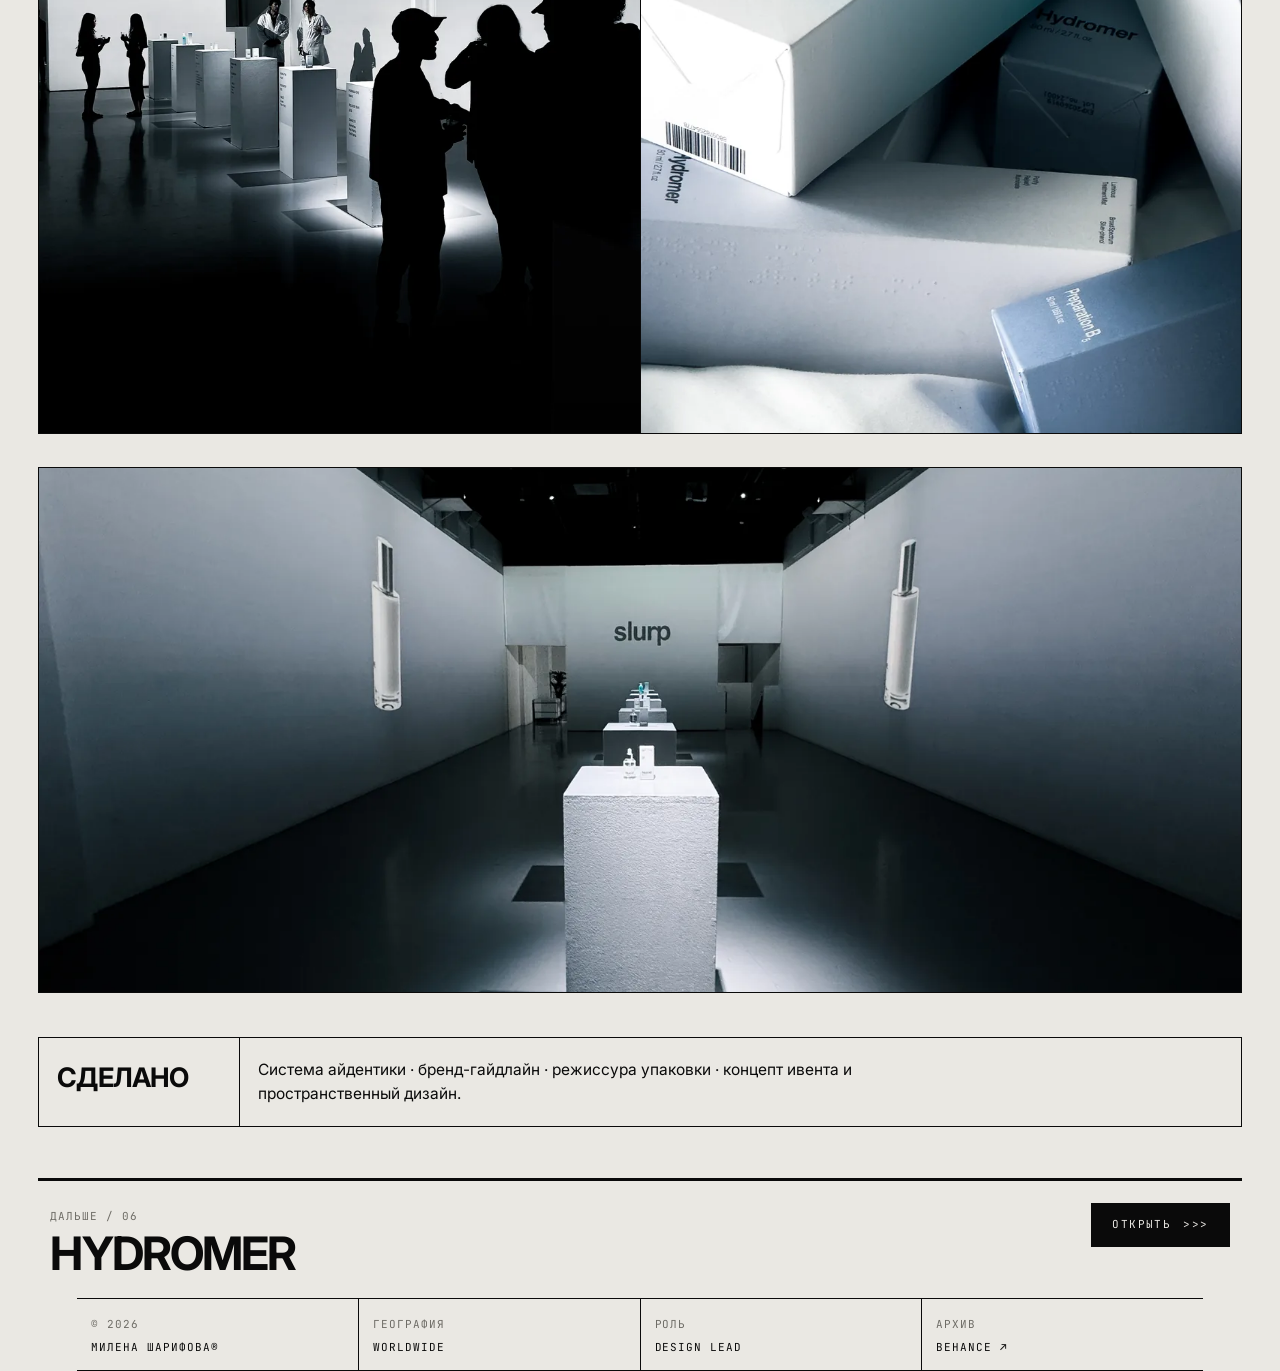
<file: slurp.html>
<!doctype html>
<html lang="ru">
<head>
<meta charset="utf-8">
<meta name="viewport" content="width=device-width, initial-scale=1">
<title>Slurp Laboratories - бренд-мир и ивент в Нью-Йорке | Милена Шарифова</title>
<meta name="description" content="Визуальный концепт и креативная режиссура праздничного ивента Slurp Laboratories: айдентика, пространственный дизайн, материалы и соцсети.">
<meta name="author" content="Милена Шарифова">
<meta name="theme-color" content="#EAE8E3">
<link rel="canonical" href="https://sharifovamilena.github.io/slurp.html">

<meta property="og:type" content="article">
<meta property="og:url" content="https://sharifovamilena.github.io/slurp.html">
<meta property="og:title" content="Slurp Laboratories - бренд-мир и ивент в Нью-Йорке | Милена Шарифова">
<meta property="og:description" content="Визуальный концепт и креативная режиссура праздничного ивента Slurp Laboratories: айдентика, пространственный дизайн, материалы и соцсети.">
<meta property="og:locale" content="ru_RU">
<meta property="og:image" content="https://sharifovamilena.github.io/images/slurp-posters.webp">
<meta property="og:image:width" content="1200">
<meta property="og:image:height" content="630">

<meta name="twitter:card" content="summary_large_image">
<meta name="twitter:title" content="Slurp Laboratories - бренд-мир и ивент в Нью-Йорке | Милена Шарифова">
<meta name="twitter:description" content="Визуальный концепт и креативная режиссура праздничного ивента Slurp Laboratories: айдентика, пространственный дизайн, материалы и соцсети.">
<meta name="twitter:image" content="https://sharifovamilena.github.io/images/slurp-posters.webp">

<link rel="icon" href="favicon.svg" type="image/svg+xml">
<link rel="preconnect" href="https://fonts.googleapis.com">
<link rel="preconnect" href="https://fonts.gstatic.com" crossorigin>
<link rel="stylesheet" href="https://fonts.googleapis.com/css2?family=Inter:wght@400;600;800;900&family=JetBrains+Mono:wght@400;500;700&display=swap">
<link rel="stylesheet" href="styles.css">

<script type="application/ld+json">
{
  "@context": "https://schema.org",
  "@type": "CreativeWork",
  "name": "Slurp Laboratories - бренд-мир и ивент в Нью-Йорке",
  "url": "https://sharifovamilena.github.io/slurp.html",
  "creator": {
    "@type": "Person",
    "name": "Милена Шарифова",
    "url": "https://sharifovamilena.github.io/"
  },
  "sameAs": "https://www.behance.net/gallery/215852923/Slurp-Laboratories-x-Holiday-NYC-Event",
  "image": "https://sharifovamilena.github.io/images/slurp-posters.webp",
  "description": "Визуальный концепт и креативная режиссура праздничного ивента Slurp Laboratories: айдентика, пространственный дизайн, материалы и соцсети.",
  "inLanguage": "ru"
}
</script>
</head>
<body>
<div class="noise" aria-hidden="true"></div>

<a class="skip" href="#main">Перейти к содержанию</a>

<!-- ============================ TOPBAR ============================ -->
<header class="topbar">
  <div class="topbar-in">
    <a class="mark" href="index.html">Милена Шарифова<sup>®</sup></a>
    <nav class="navset" aria-label="Разделы">
      <a href="index.html#work">Проекты</a>
      <a href="index.html#disciplines">Услуги</a>
      <a href="index.html#about">О себе</a>
      <a href="index.html#services">Ставки</a>
      <a href="https://drive.google.com/file/d/1xKu4cNu0fUSkIuzdOux-d7u6OIJiiO3C/view?usp=drive_link" target="_blank" rel="noopener">CV ↗</a>
      <a class="hot" href="index.html#contact">Контакт</a>
    </nav>
    <button class="burger" id="burger" aria-expanded="false">Меню</button>
  </div>
</header>
<div class="menu" id="menu">
  <a href="index.html#work">Проекты</a>
  <a href="index.html#disciplines">Услуги</a>
  <a href="index.html#about">О себе</a>
  <a href="index.html#services">Ставки</a>
  <a href="https://drive.google.com/file/d/1xKu4cNu0fUSkIuzdOux-d7u6OIJiiO3C/view?usp=drive_link" target="_blank" rel="noopener">CV</a>
  <a href="index.html#contact">Контакт</a>
</div>

<main id="main">

  <article class="rail case-top">
    <a class="back" href="index.html">&lt;&lt;&lt; Проекты</a>

    <div class="case-title">
      <span class="mono dim">Проект 05 / Бренд-мир и ивент в Нью-Йорке</span>
      <h1 class="macro t-xl" style="margin-top: 12px;">Slurp Laboratories<span class="vh"> - Бренд-мир и ивент в Нью-Йорке</span></h1>
    </div>

    <div class="plate case-plate-lead">
      <img src="images/slurp-posters.webp" width="1800" height="1200" alt="Три постера Slurp Laboratories, наклеенные на бетонную стену" fetchpriority="high" decoding="async">
      <span class="plate-corner">FIG. 02.0</span>
    </div>

    <div class="spec">
      <div><span class="mono dim">Дисциплина</span><strong>Брендинг · Дизайн ивента</strong></div>
      <div><span class="mono dim">Роль</span><strong>Арт-директор</strong></div>
      <div><span class="mono dim">Объем</span><strong>Айдентика · Гайдлайн · Ивент</strong></div>
      <div><span class="mono dim">Проект целиком</span><strong><a href="https://www.behance.net/gallery/215852923/Slurp-Laboratories-x-Holiday-NYC-Event" target="_blank" rel="noopener" class="red">Behance ↗</a></strong></div>
    </div>

    <div class="case-split">
      <div><h2>Бриф</h2></div>
      <div>
        <p class="copy">
          Разработать визуальный концепт и креативную режиссуру праздничного ивента Slurp Laboratories в Нью-Йорке - перенести айдентику бренда в физическое пространство.
        </p>

        <p class="mono dim" style="margin-top: 24px;">Задача</p>
        <p class="copy" style="margin-top: 8px;">
          Создать цельный иммерсивный опыт бренда, в котором работают праздничные подарочные наборы, Hydromer Mist и коллекция First Six.
        </p>

        <p class="mono dim" style="margin-top: 24px;">Результат</p>
        <p class="copy" style="margin-top: 8px;">
          Собрала визуальную систему ивента, пространственный дизайн, коммуникационные материалы и ассеты для соцсетей - один и тот же бренд в офлайне и в цифре.
        </p>
      </div>
    </div>

    <div class="pair">
      <div class="plate"><img src="images/slurp-event.webp" width="1100" height="1100" alt="Силуэты гостей на праздничном ивенте Slurp Laboratories" loading="lazy" decoding="async"><span class="plate-corner">FIG. 02.1</span></div>
      <div class="plate"><img src="images/slurp-packaging.webp" width="1100" height="1100" alt="Упаковка Slurp: коробки Hydromer, Gel и Preparation B стопкой при дневном свете" loading="lazy" decoding="async"><span class="plate-corner">FIG. 02.2</span></div>
    </div>

    <div class="plate" style="aspect-ratio: 16/7;">
      <img src="images/slurp-corridor.webp" width="1600" height="1131" alt="Подсвеченные подиумы вдоль коридора ивента Slurp Laboratories" loading="lazy" decoding="async">
      <span class="plate-corner">FIG. 02.3</span>
    </div>

    <div class="case-split">
      <div><h2>Сделано</h2></div>
      <div><p class="copy">
          Система айдентики · бренд-гайдлайн · режиссура упаковки · концепт ивента и пространственный дизайн.
        </p></div>
    </div>

    <div class="nextbar">
      <div>
        <span class="mono dim">Дальше / 06</span>
        <h3>Hydromer</h3>
      </div>
      <a class="cta" href="hydromer.html">Открыть <span>&gt;&gt;&gt;</span></a>
    </div>
  <div class="rail">
    <div class="foot-grid">
      <div><span class="mono dim">© 2026</span><br><span class="mono">Милена Шарифова®</span></div>
      <div><span class="mono dim">География</span><br><span class="mono">Worldwide</span></div>
      <div><span class="mono dim">Роль</span><br><span class="mono">Design Lead</span></div>
      <div><span class="mono dim">Архив</span><br><a class="mono" href="https://www.behance.net/MilenaSharee9d" target="_blank" rel="noopener">Behance ↗</a></div>
    </div>
  </div>
</footer>
<script src="script.js" defer></script>
</body>
</html>
</file>
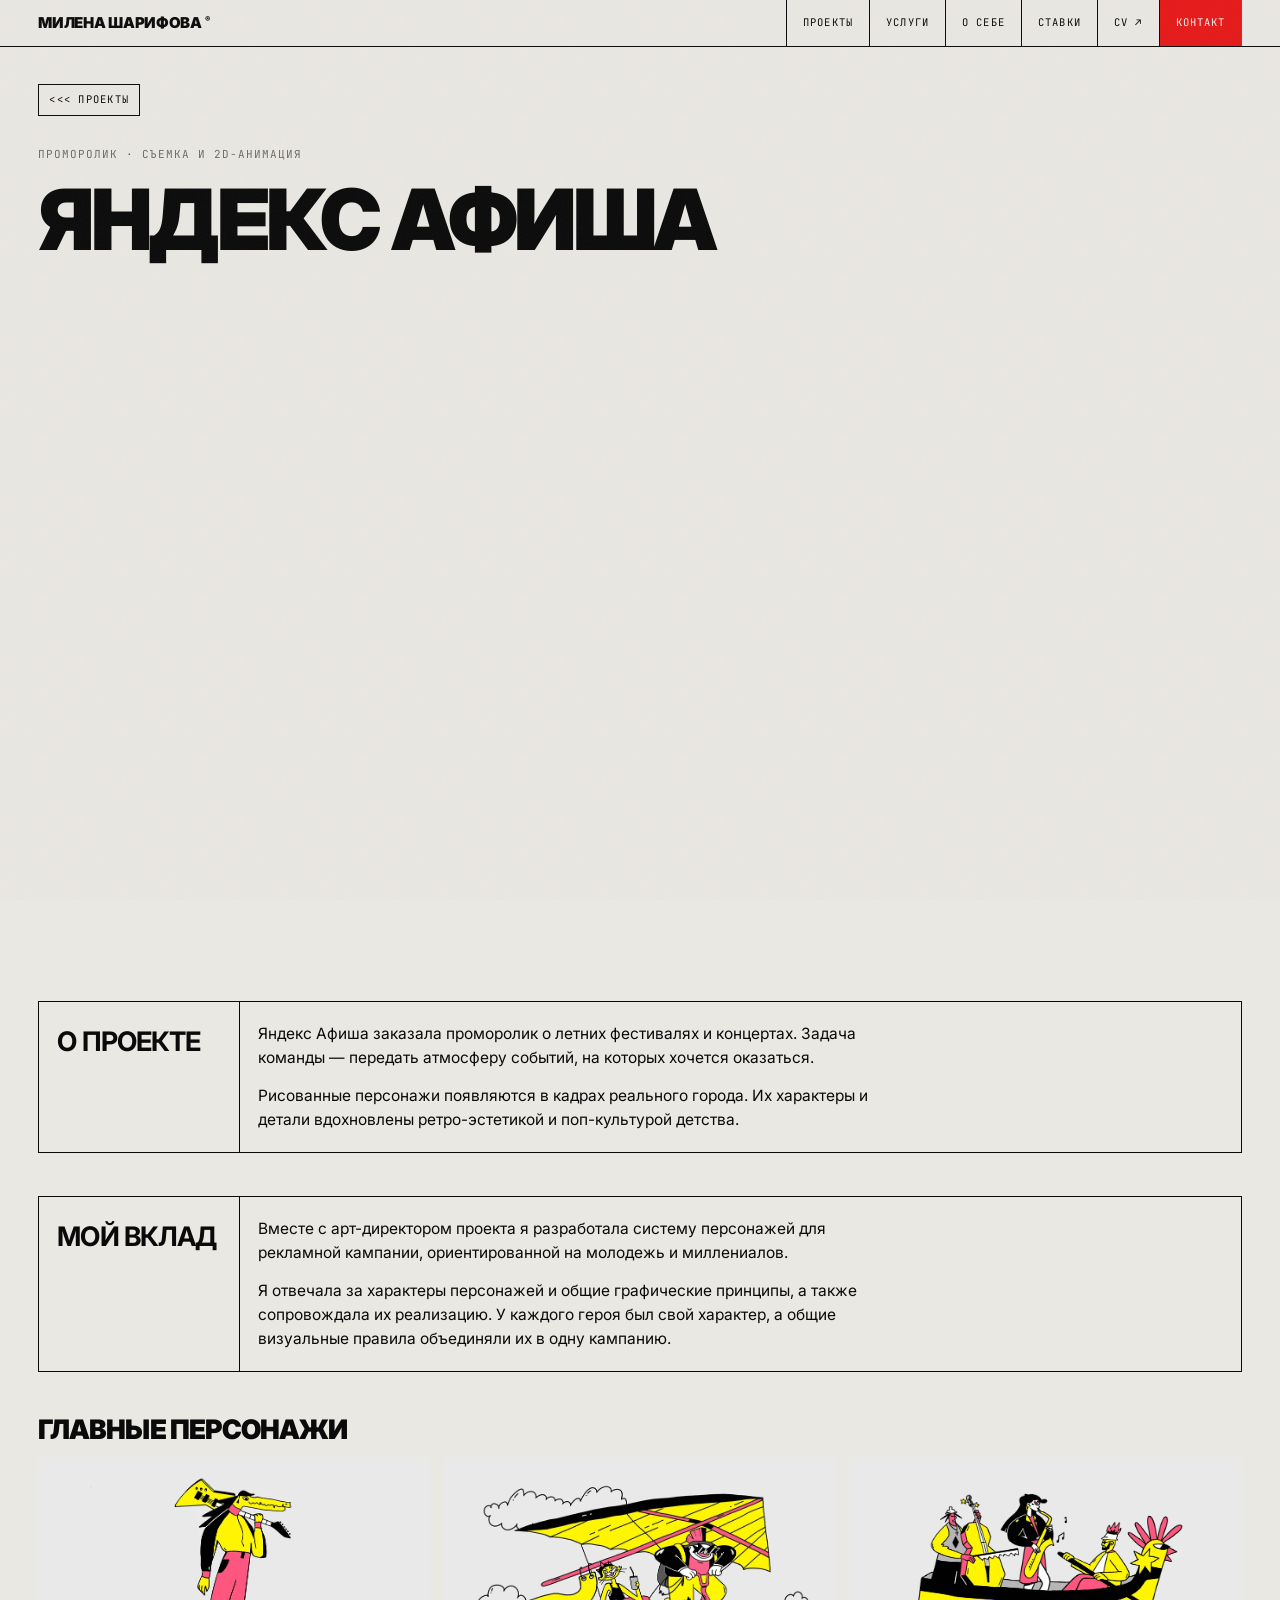
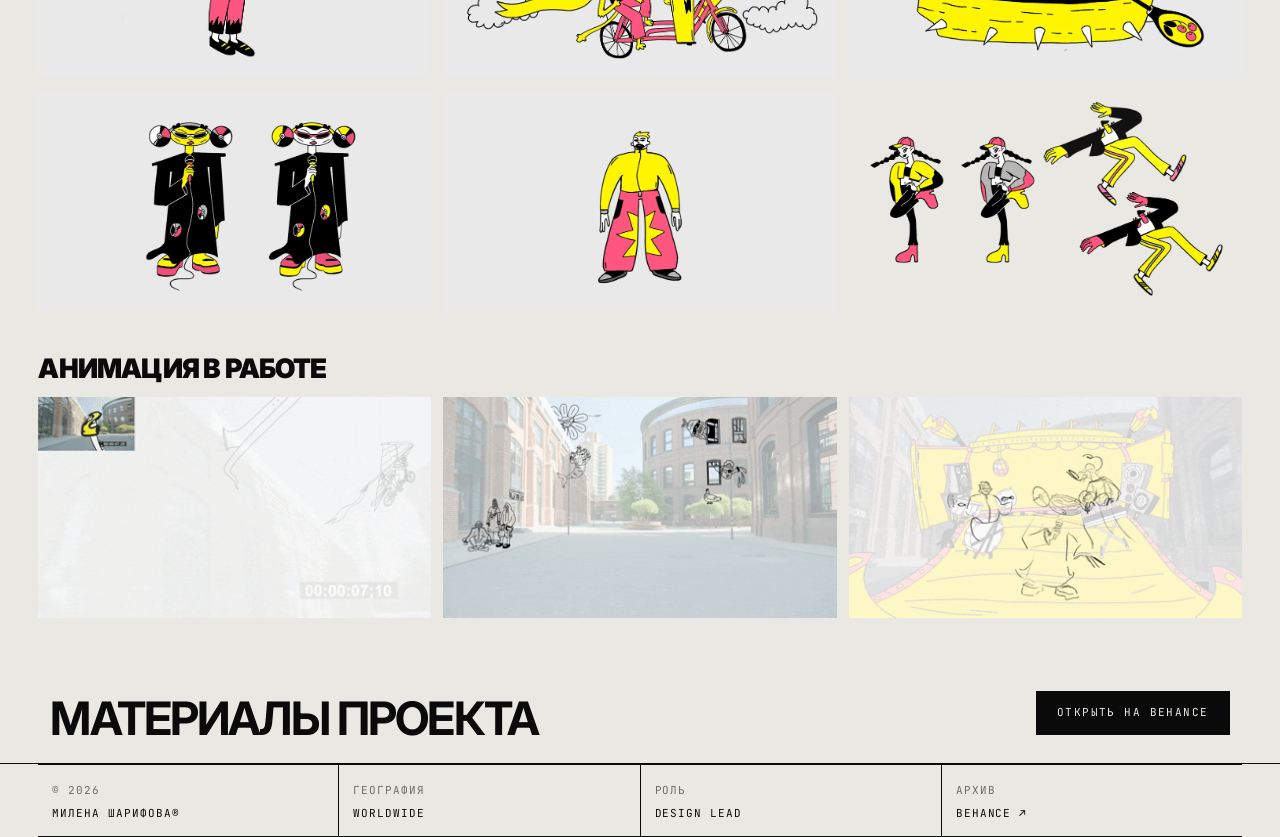
<file: yandex-afisha.html>
<!doctype html>
<html lang="ru">
<head>
<meta charset="utf-8">
<meta name="viewport" content="width=device-width, initial-scale=1">
<title>Яндекс Афиша — проморолик | Милена Шарифова</title>
<meta name="description" content="Проморолик Яндекс Афиши о летних фестивалях и концертах, в котором городская съемка сочетается с рисованной 2D-анимацией.">
<meta name="author" content="Милена Шарифова">
<meta name="theme-color" content="#EAE8E3">
<link rel="canonical" href="https://sharifovamilena.github.io/yandex-afisha.html">
<meta property="og:type" content="article">
<meta property="og:locale" content="ru_RU">
<meta property="og:url" content="https://sharifovamilena.github.io/yandex-afisha.html">
<meta property="og:title" content="Яндекс Афиша — проморолик | Милена Шарифова">
<meta property="og:description" content="Городская съемка и 2D-анимация в проморолике о летних фестивалях и концертах.">
<meta property="og:image" content="https://sharifovamilena.github.io/images/yandex-afisha-cover.webp">
<meta property="og:image:width" content="1913">
<meta property="og:image:height" content="1071">
<meta name="twitter:card" content="summary_large_image">
<link rel="icon" href="favicon.svg" type="image/svg+xml">
<link rel="preconnect" href="https://fonts.googleapis.com">
<link rel="preconnect" href="https://fonts.gstatic.com" crossorigin>
<link rel="stylesheet" href="https://fonts.googleapis.com/css2?family=Inter:wght@400;600;800;900&family=JetBrains+Mono:wght@400;500;700&display=swap">
<link rel="stylesheet" href="styles.css">
</head>
<body>
<div class="noise" aria-hidden="true"></div>
<a class="skip" href="#main">Перейти к содержанию</a>

<header class="topbar">
  <div class="topbar-in">
    <a class="mark" href="index.html">Милена Шарифова<sup>®</sup></a>
    <nav class="navset" aria-label="Разделы">
      <a href="index.html#work">Проекты</a>
      <a href="index.html#disciplines">Услуги</a>
      <a href="index.html#about">О себе</a>
      <a href="index.html#services">Ставки</a>
      <a href="https://drive.google.com/file/d/1xKu4cNu0fUSkIuzdOux-d7u6OIJiiO3C/view?usp=drive_link" target="_blank" rel="noopener">CV ↗</a>
      <a class="hot" href="index.html#contact">Контакт</a>
    </nav>
    <button class="burger" id="burger" aria-expanded="false">Меню</button>
  </div>
</header>
<div class="menu" id="menu">
  <a href="index.html#work">Проекты</a>
  <a href="index.html#disciplines">Услуги</a>
  <a href="index.html#about">О себе</a>
  <a href="index.html#services">Ставки</a>
  <a href="https://drive.google.com/file/d/1xKu4cNu0fUSkIuzdOux-d7u6OIJiiO3C/view?usp=drive_link" target="_blank" rel="noopener">CV</a>
  <a href="index.html#contact">Контакт</a>
</div>

<main id="main">
  <article class="rail case-top">
    <a class="back" href="index.html#work">&lt;&lt;&lt; Проекты</a>

    <div class="case-title">
      <span class="mono dim">Проморолик · Съемка и 2D-анимация</span>
      <h1 class="macro t-xl" style="margin-top: 12px;">Яндекс Афиша</h1>
    </div>

    <div class="case-video">
      <iframe src="https://player.vimeo.com/video/1156436202?h=09cf9ab112&amp;dnt=1"
        title="Яндекс Афиша — проморолик о летних фестивалях и концертах"
        allow="fullscreen; picture-in-picture; encrypted-media" allowfullscreen></iframe>
    </div>

    <section class="case-split">
      <header><h2>О проекте</h2></header>
      <div>
        <p class="copy">Яндекс Афиша заказала проморолик о летних фестивалях и концертах. Задача команды — передать атмосферу событий, на которых хочется оказаться.</p>
        <p class="copy">Рисованные персонажи появляются в кадрах реального города. Их характеры и детали вдохновлены ретро-эстетикой и поп-культурой детства.</p>
      </div>
    </section>

    <section class="case-split">
      <header><h2>Мой вклад</h2></header>
      <div>
        <p class="copy">Вместе с арт-директором проекта я разработала систему персонажей для рекламной кампании, ориентированной на молодежь и миллениалов.</p>
        <p class="copy">Я отвечала за характеры персонажей и общие графические принципы, а также сопровождала их реализацию. У каждого героя был свой характер, а общие визуальные правила объединяли их в одну кампанию.</p>
      </div>
    </section>

    <section class="case-gallery" aria-labelledby="afisha-characters">
      <h2 class="macro t-md" id="afisha-characters">Главные персонажи</h2>
      <div class="case-gallery-grid">
        <img src="images/yandex-afisha/character-01.webp" width="911" height="512" alt="Герой в желтой куртке и розовых брюках" loading="lazy" decoding="async">
        <img src="images/yandex-afisha/character-02.webp" width="911" height="512" alt="Два героя на летательном аппарате с желтым крылом" loading="lazy" decoding="async">
        <img src="images/yandex-afisha/character-03.webp" width="1000" height="563" alt="Музыканты на желтой лодке" loading="lazy" decoding="async">
        <img src="images/yandex-afisha/character-04.webp" width="1000" height="563" alt="Два варианта персонажа в темном плаще и круглых очках" loading="lazy" decoding="async">
        <img src="images/yandex-afisha/character-05.webp" width="1000" height="563" alt="Герой в желтой куртке и розовых брюках со звездой" loading="lazy" decoding="async">
        <img src="images/yandex-afisha/character-06.webp" width="1000" height="563" alt="Варианты поз героя в розовой кепке" loading="lazy" decoding="async">
      </div>
    </section>

    <section class="case-gallery" aria-labelledby="afisha-animation">
      <h2 class="macro t-md" id="afisha-animation">Анимация в работе</h2>
      <div class="case-gallery-grid">
        <picture>
          <source media="(prefers-reduced-motion: reduce)" srcset="images/yandex-afisha/animation-01.webp">
          <img src="images/yandex-afisha/animation-01.gif" width="400" height="225" alt="Черновая анимация летательного аппарата" loading="lazy" decoding="async">
        </picture>
        <picture>
          <source media="(prefers-reduced-motion: reduce)" srcset="images/yandex-afisha/animation-02.webp">
          <img src="images/yandex-afisha/animation-02.gif" width="400" height="225" alt="Черновая анимация персонажей на городской улице" loading="lazy" decoding="async">
        </picture>
        <picture>
          <source media="(prefers-reduced-motion: reduce)" srcset="images/yandex-afisha/animation-03.webp">
          <img src="images/yandex-afisha/animation-03.gif" width="400" height="225" alt="Черновая анимация желтого автомобиля" loading="lazy" decoding="async">
        </picture>
      </div>
    </section>

    <div class="nextbar case-source">
      <div><h3>Материалы проекта</h3></div>
      <a class="cta" href="https://www.behance.net/gallery/242548967/Yandex-Afisha" target="_blank" rel="noopener">Открыть на Behance</a>
    </div>
  </article>
</main>

<footer>
  <div class="rail">
    <div class="foot-grid">
      <div><span class="mono dim">© 2026</span><br><span class="mono">Милена Шарифова®</span></div>
      <div><span class="mono dim">География</span><br><span class="mono">Worldwide</span></div>
      <div><span class="mono dim">Роль</span><br><span class="mono">Design Lead</span></div>
      <div><span class="mono dim">Архив</span><br><a class="mono" href="https://www.behance.net/MilenaSharee9d" target="_blank" rel="noopener">Behance ↗</a></div>
    </div>
  </div>
</footer>
<script src="script.js" defer></script>
</body>
</html>
</file>
<file: styles.css>
/* ==========================================================================
   WEINER - INDUSTRIAL BRUTALIST BUILD
   Archetype: SWISS INDUSTRIAL PRINT (light substrate)
   Substrate: unbleached documentation paper. Ink: carbon. Accent: hazard red.
   No radii. No gradients. No soft shadows. Grid lines are structural.
   ========================================================================== */

:root {
  --paper:   #EAE8E3;
  --paper-2: #F4F4F0;
  --ink:     #0A0A0A;
  --ink-2:   #161614;
  --grey:    #6E6C66;
  --grey-2:  #A6A49D;
  --red:     #E61919;

  /* Archivo has no Cyrillic - Inter carries the same neutral grotesque voice */
  --sans: "Inter", "Helvetica Neue", sans-serif;
  --black: "Inter", "Helvetica Neue", sans-serif;
  --mono: "JetBrains Mono", ui-monospace, "Courier New", monospace;

  --gut: clamp(14px, 3vw, 40px);
  --rail: 1720px;
  --bar: 46px;              /* height of the fixed top bar */

  --t-hero: clamp(3.2rem, 12.4vw, 12.5rem);
  --t-xl:   clamp(2.4rem, 6.6vw, 6rem);
  --t-lg:   clamp(1.7rem, 3.6vw, 3.2rem);
  --t-md:   clamp(1.25rem, 2.1vw, 1.9rem);
}

* { box-sizing: border-box; border-radius: 0 !important; }

html {
  scroll-behavior: smooth;
  /* anchor jumps must clear the fixed bar, or the heading lands under it */
  scroll-padding-top: calc(var(--bar) + 12px);
  /* stop iOS inflating type when the phone is turned sideways */
  -webkit-text-size-adjust: 100%;
  text-size-adjust: 100%;
}

body {
  margin: 0;
  background: var(--paper);
  color: var(--ink);
  font-family: var(--sans);
  font-weight: 400;
  font-size: 16px;
  line-height: 1.45;
  -webkit-font-smoothing: antialiased;
  overflow-x: hidden;
}

/* mechanical noise - fixed, never on scrolling content */
.noise {
  position: fixed;
  inset: 0;
  z-index: 90;
  pointer-events: none;
  opacity: 0.055;
  background-image: url("data:image/svg+xml;utf8,<svg xmlns='http://www.w3.org/2000/svg' width='160' height='160'><filter id='n'><feTurbulence type='fractalNoise' baseFrequency='0.9' numOctaves='4'/></filter><rect width='160' height='160' filter='url(%23n)'/></svg>");
}

a { color: inherit; text-decoration: none; }

:focus-visible { outline: 3px solid var(--red); outline-offset: 2px; }

::selection { background: var(--red); color: var(--paper-2); }

/* ==========================================================================
   TYPE
   ========================================================================== */

.mono {
  font-family: var(--mono);
  font-weight: 400;
  font-size: 11px;
  letter-spacing: 0.09em;
  text-transform: uppercase;
  line-height: 1.3;
}

.mono-sm { font-size: 10px; letter-spacing: 0.11em; }
.dim { color: var(--grey); }
.red { color: var(--red); }

.macro {
  font-family: var(--black);
  font-weight: 900;
  text-transform: uppercase;
  letter-spacing: -0.042em;
  line-height: 1.02;
  margin: 0;
}

.t-hero { font-size: var(--t-hero); }
.t-xl   { font-size: var(--t-xl); }
.t-lg   { font-size: var(--t-lg); }
.t-md   { font-size: var(--t-md); letter-spacing: -0.03em; }

p { margin: 0; }
.copy { max-width: 62ch; font-size: 15.5px; line-height: 1.55; }
.copy + .copy { margin-top: 14px; }

/* ==========================================================================
   STRUCTURE
   ========================================================================== */

.rail { max-width: var(--rail); margin: 0 auto; padding-inline: var(--gut); }

.rule { height: 1px; background: var(--ink); border: 0; margin: 0; }
.rule-thick { height: 3px; background: var(--ink); border: 0; margin: 0; }
.rule-red { height: 3px; background: var(--red); border: 0; margin: 0; }

.stripes {
  height: 14px;
  background: repeating-linear-gradient(
    45deg,
    var(--ink) 0 10px,
    var(--paper) 10px 20px
  );
}

.stripes.red {
  background: repeating-linear-gradient(
    45deg,
    var(--red) 0 10px,
    var(--paper) 10px 20px
  );
}

section { padding-block: clamp(56px, 8vw, 128px); }

.sec-head {
  display: grid;
  grid-template-columns: 1fr auto;
  gap: 14px 24px;
  align-items: end;
  padding-bottom: 12px;
  border-bottom: 3px solid var(--ink);
  margin-bottom: clamp(28px, 4vw, 56px);
}

/* razor grid - 1px dividers from gap + parent bg */
.hairgrid { display: grid; gap: 1px; background: var(--ink); border: 1px solid var(--ink); }
.hairgrid > * { background: var(--paper); }

/* ==========================================================================
   HEADER
   ========================================================================== */

.topbar {
  position: fixed;
  top: 0; left: 0; right: 0;
  z-index: 80;
  background: var(--paper);
  border-bottom: 1px solid var(--ink);
}

.topbar-in {
  max-width: var(--rail);
  margin: 0 auto;
  padding: 0 var(--gut);
  height: var(--bar);
  display: flex;
  align-items: center;
  justify-content: space-between;
  gap: 18px;
}

.mark {
  font-family: var(--black);
  font-weight: 900;
  font-size: 15px;
  letter-spacing: -0.02em;
  text-transform: uppercase;
  white-space: nowrap;
}

.mark sup { font-size: 8px; vertical-align: super; margin-left: 3px; }

.navset { display: flex; align-items: stretch; gap: 0; height: 46px; }

.navset a {
  display: flex;
  align-items: center;
  padding: 0 16px;
  border-left: 1px solid var(--ink);
  font-family: var(--mono);
  font-size: 10.5px;
  letter-spacing: 0.11em;
  text-transform: uppercase;
  transition: background 90ms linear, color 90ms linear;
}

.navset a:hover { background: var(--ink); color: var(--paper); }
.navset a.hot { background: var(--red); color: var(--paper-2); border-left-color: var(--ink); }
.navset a.hot:hover { background: var(--ink); }

.burger {
  display: none;
  height: 46px;
  padding: 0 14px;
  border: 0;
  border-left: 1px solid var(--ink);
  background: var(--ink);
  color: var(--paper);
  font-family: var(--mono);
  font-size: 10.5px;
  letter-spacing: 0.11em;
  text-transform: uppercase;
  cursor: pointer;
}

.menu {
  position: fixed;
  inset: var(--bar) 0 0;
  z-index: 79;
  background: var(--paper);
  display: none;
  flex-direction: column;
  border-top: 1px solid var(--ink);
  /* a swipe on the menu must not drag the page behind it */
  overscroll-behavior: contain;
}

body.open .menu { display: flex; }

/* freeze the page while the menu covers it */
body.open { overflow: hidden; }
html:has(body.open) { overflow: hidden; }

.menu a {
  font-weight: 900;
  flex: 1;
  display: flex;
  align-items: center;
  padding: 0 var(--gut);
  border-bottom: 1px solid var(--ink);
  font-family: var(--black);
  font-size: clamp(1.6rem, 8vw, 3rem);
  text-transform: uppercase;
  letter-spacing: -0.04em;
}

.menu a:active { background: var(--red); color: var(--paper-2); }

/* ==========================================================================
   PLATES (image slots - replace with real work)
   ========================================================================== */

.plate {
  position: relative;
  background: #C9C7C1;
  border: 1px solid var(--ink);
  overflow: hidden;
}

/* halftone dot matrix */
.plate::before {
  content: "";
  position: absolute;
  inset: 0;
  background-image: radial-gradient(var(--ink) 1.1px, transparent 1.2px);
  background-size: 7px 7px;
  opacity: 0.34;
  mix-blend-mode: multiply;
}

.plate.dense::before { background-size: 4px 4px; opacity: 0.5; }
.plate.sparse::before { background-size: 11px 11px; opacity: 0.24; }
.plate.dark { background: #4A4844; }
.plate.dark::before { opacity: 0.42; }
.plate.dark .plate-id { background: var(--ink); color: var(--paper-2); border-color: var(--paper-2); }

/* print placeholder cross */
.plate::after {
  content: "";
  position: absolute;
  inset: 0;
  background:
    linear-gradient(to bottom right, transparent calc(50% - 0.5px), rgba(10,10,10,0.28) 50%, transparent calc(50% + 0.5px)),
    linear-gradient(to bottom left,  transparent calc(50% - 0.5px), rgba(10,10,10,0.28) 50%, transparent calc(50% + 0.5px));
}

.plate-id {
  position: absolute;
  left: 0; bottom: 0;
  z-index: 2;
  margin: 8px;
  padding: 4px 8px;
  background: var(--paper);
  border: 1px solid var(--ink);
  font-family: var(--mono);
  font-size: 9.5px;
  letter-spacing: 0.11em;
  text-transform: uppercase;
}

.plate-corner {
  position: absolute;
  top: 0; right: 0;
  z-index: 2;
  padding: 4px 8px;
  background: var(--red);
  color: var(--paper-2);
  font-family: var(--mono);
  font-size: 9.5px;
  letter-spacing: 0.11em;
}

/* FIG. tags hidden by request. The markup stays in place - delete this rule
   to bring the red plate numbers back. */
.plate-corner { display: none; }

/* --------------------------------------------------------------------------
   DROPPING IN A REAL IMAGE

   Put an <img> inside any .plate and the placeholder switches itself off - halftone, crop cross and the grey caption all disappear:

     <div class="plate">
       <img src="images/risky-01.jpg" alt="RISKY campaign key visual">
       <span class="plate-corner">FIG. 01</span>
     </div>

   Keep the red FIG. tag if you like it; it stays on top of the photo.
   On older browsers without :has(), add class "shot" to the plate as well.
   -------------------------------------------------------------------------- */

.plate img {
  position: absolute;
  inset: 0;
  z-index: 1;
  width: 100%;
  height: 100%;
  object-fit: cover;
  display: block;
}

.plate.shot { background: var(--ink); }


/* portrait frames dropped into landscape slots: hold the top of the shot */
.plate img.pos-top { object-position: center top; }
.plate.shot::before,
.plate.shot::after,
.plate.shot .plate-id { display: none; }

@supports selector(:has(img)) {
  .plate:has(img) { background: var(--ink); }
  .plate:has(img)::before,
  .plate:has(img)::after,
  .plate:has(img) .plate-id { display: none; }
}

/* ==========================================================================
   HERO
   ========================================================================== */

.hero { padding-top: 46px; }

.hero-title {
  padding-top: clamp(24px, 4vw, 56px);
  padding-bottom: clamp(10px, 1.4vw, 20px);
}

.hero-title h1 { font-size: var(--t-hero); }

.hero-title .line2 { display: flex; align-items: baseline; gap: 0.14em; flex-wrap: wrap; }
.hero-title .reg { font-family: var(--sans); font-weight: 900; font-size: 0.2em; letter-spacing: 0.02em; }

.spec {
  display: grid;
  grid-template-columns: repeat(4, 1fr);
  gap: 1px;
  background: var(--ink);
  border-block: 1px solid var(--ink);
}

.spec > div { background: var(--paper); padding: 14px 16px; display: flex; flex-direction: column; gap: 7px; }
.spec strong { font-family: var(--sans); font-weight: 800; font-size: 14px; letter-spacing: -0.01em; text-transform: uppercase; }

.hero-body {
  display: grid;
  grid-template-columns: minmax(0, 1fr) minmax(0, 1.15fr);
  gap: 1px;
  background: var(--ink);
  border-bottom: 1px solid var(--ink);
}

.hero-body > * { background: var(--paper); }

.hero-statement { padding: clamp(22px, 3vw, 44px) clamp(18px, 2.4vw, 34px); display: flex; flex-direction: column; gap: 22px; justify-content: space-between; }

.hero-plate { aspect-ratio: 16 / 9; border: 0; }

/* two-column hero: the photo must fill its half of the row, otherwise the
   grid's black backing shows as a band under a short 16:9 plate */
@media (min-width: 861px) {
  .hero-plate { aspect-ratio: auto; height: 100%; min-height: 0; align-self: stretch; }
}

.cta {
  display: inline-flex;
  align-items: center;
  gap: 12px;
  align-self: flex-start;
  background: var(--ink);
  color: var(--paper);
  padding: 13px 20px;
  font-family: var(--mono);
  font-size: 11px;
  letter-spacing: 0.13em;
  text-transform: uppercase;
  border: 1px solid var(--ink);
  transition: background 90ms linear, color 90ms linear;
}

.cta:hover { background: var(--red); border-color: var(--red); color: var(--paper-2); }

.cta.inv { background: var(--paper); color: var(--ink); }
.cta.inv:hover { background: var(--ink); color: var(--paper); }

/* ==========================================================================
   WORK INDEX
   ========================================================================== */

.idx { border-top: 1px solid var(--ink); }

.idx-row {
  display: grid;
  grid-template-columns: 68px minmax(0, 1fr) 190px 150px 44px;
  align-items: center;
  gap: 18px;
  padding: 18px 10px;
  border-bottom: 1px solid var(--ink);
  transition: background 90ms linear, color 90ms linear;
}

.idx-row h3 { margin: 0; font-family: var(--black); font-size: clamp(1.15rem, 2.6vw, 2.1rem); text-transform: uppercase; letter-spacing: -0.035em; line-height: 1.12; }
.idx-row .num { font-family: var(--mono); font-size: 12px; letter-spacing: 0.08em; color: var(--grey); }
.idx-row .go { text-align: right; font-family: var(--mono); font-size: 15px; }

.idx-row:hover { background: var(--ink); color: var(--paper); }
.idx-row:hover .num, .idx-row:hover .dim { color: var(--grey-2); }
.idx-row:hover .go { color: var(--red); }

/* feature plates */
.features {
  display: grid;
  grid-template-columns: repeat(12, 1fr);
  gap: 1px;
  background: var(--ink);
  border: 1px solid var(--ink);
  margin-bottom: clamp(28px, 4vw, 54px);
}

.feature { background: var(--paper); display: flex; flex-direction: column; }
.feature.w7 { grid-column: span 7; }
.feature.w6 { grid-column: span 6; }
.feature.w5 { grid-column: span 5; }
.feature.w12 { grid-column: span 12; }
#project-yandex-afisha { scroll-margin-top: calc(var(--bar) + 16px); }

.feature .plate { border: 0; border-bottom: 1px solid var(--ink); }
/* paired row: plates stretch to a shared height so the captions align */
.feature.w7 .plate,
.feature.w5 .plate { flex: 1 1 auto; min-height: clamp(260px, 32vw, 480px); }
.feature.w6 .plate { flex: 1 1 auto; aspect-ratio: 16 / 9; }
.feature.w12 .plate { aspect-ratio: 21 / 8; }

.feature-foot {
  padding: 14px 16px;
  display: grid;
  grid-template-columns: 1fr auto;
  gap: 10px 16px;
  align-items: center;
  transition: background 90ms linear, color 90ms linear;
}

.feature:hover .feature-foot { background: var(--red); color: var(--paper-2); }
.feature:hover .feature-foot .dim { color: var(--paper-2); }

.feature-foot h3 { margin: 4px 0 0; font-family: var(--black); font-size: var(--t-md); text-transform: uppercase; letter-spacing: -0.035em; line-height: 1.12; }

/* ==========================================================================
   DISCIPLINES
   ========================================================================== */

.disc-band { background: var(--ink); color: var(--paper); }
.disc-band .sec-head { border-bottom-color: var(--paper); }
.disc-band .dim { color: var(--grey-2); }

.disc-grid { display: grid; grid-template-columns: repeat(3, 1fr); gap: 1px; background: var(--paper); border: 1px solid var(--paper); }

.disc {
  background: var(--ink);
  padding: 22px 18px 26px;
  display: flex;
  flex-direction: column;
  gap: 12px;
  min-height: 200px;
  transition: background 90ms linear, color 90ms linear;
}

.disc:hover { background: var(--red); }
.disc:hover .dim { color: var(--paper-2); }

.disc h3 { margin: 0; font-family: var(--black); font-size: clamp(1.1rem, 1.9vw, 1.6rem); text-transform: uppercase; letter-spacing: -0.035em; line-height: 1.12; }
.disc p { font-size: 13.5px; line-height: 1.45; color: var(--grey-2); margin-top: auto; }

/* ==========================================================================
   ABOUT
   ========================================================================== */

.about {
  display: grid;
  grid-template-columns: minmax(0, 0.9fr) minmax(0, 1.1fr);
  gap: 1px;
  background: var(--ink);
  border: 1px solid var(--ink);
}

.about > * { background: var(--paper); }
.about-plate { aspect-ratio: 3 / 4; border: 0; }

/* same as the hero: the portrait fills its column so the grid backing
   never shows as a black band under a short plate */
@media (min-width: 861px) {
  .about-plate { aspect-ratio: auto; height: 100%; min-height: 0; align-self: stretch; }
}
.about-text { padding: clamp(20px, 2.6vw, 40px); display: flex; flex-direction: column; gap: 22px; }

.figs { display: grid; grid-template-columns: repeat(3, 1fr); gap: 1px; background: var(--ink); border: 1px solid var(--ink); margin-top: auto; }
.figs > div { background: var(--paper); padding: 14px 14px 16px; }
.figs b { display: block; font-family: var(--black); font-size: clamp(1.9rem, 3.6vw, 3.1rem); letter-spacing: -0.05em; line-height: 0.9; font-variant-numeric: tabular-nums; }
.figs span { display: block; margin-top: 8px; }

/* ==========================================================================
   SERVICES
   ========================================================================== */

.svc-table { border-top: 1px solid var(--ink); }

.svc-row {
  display: grid;
  grid-template-columns: 68px minmax(0, 1.1fr) minmax(0, 1.4fr) 160px;
  gap: 18px;
  align-items: start;
  padding: 20px 10px;
  border-bottom: 1px solid var(--ink);
  transition: background 90ms linear;
}

.svc-row:hover { background: var(--paper-2); }
.svc-row h3 { margin: 0; font-family: var(--black); font-size: var(--t-md); text-transform: uppercase; letter-spacing: -0.035em; line-height: 1.12; }
.svc-row .price { text-align: right; font-family: var(--black); font-size: clamp(1.1rem, 1.9vw, 1.6rem); letter-spacing: -0.03em; font-variant-numeric: tabular-nums; }
.svc-row .price small { display: block; font-family: var(--mono); font-weight: 400; font-size: 9.5px; letter-spacing: 0.11em; color: var(--grey); margin-bottom: 5px; }

/* ==========================================================================
   CONTACT + FOOTER
   ========================================================================== */

.contact-block { border: 3px solid var(--ink); }

.contact-top { padding: clamp(24px, 4vw, 56px) clamp(18px, 2.6vw, 40px); border-bottom: 1px solid var(--ink); }
.contact-top h2 { font-size: var(--t-xl); }
.contact-top h2 em { font-style: normal; color: var(--red); }

.contact-grid { display: grid; grid-template-columns: repeat(2, 1fr); gap: 1px; background: var(--ink); }
.contact-grid > * { background: var(--paper); padding: 20px clamp(18px, 2.6vw, 40px); display: flex; flex-direction: column; gap: 12px; }

.chan { display: flex; flex-wrap: wrap; gap: 1px; background: var(--ink); border: 1px solid var(--ink); }
.chan a {
  flex: 1 1 auto;
  background: var(--paper);
  padding: 11px 14px;
  font-family: var(--mono);
  font-size: 10.5px;
  letter-spacing: 0.12em;
  text-transform: uppercase;
  text-align: center;
  transition: background 90ms linear, color 90ms linear;
}
.chan a:hover { background: var(--ink); color: var(--paper); }

.mailto { font-family: var(--black); font-size: clamp(1.05rem, 2.4vw, 2rem); letter-spacing: -0.035em; text-transform: uppercase; word-break: break-word; }
.mailto:hover { color: var(--red); }

footer { border-top: 1px solid var(--ink); }

.foot-grid {
  display: grid;
  grid-template-columns: repeat(4, 1fr);
  gap: 1px;
  background: var(--ink);
  border-block: 1px solid var(--ink);
}

.foot-grid > div { background: var(--paper); padding: 12px 14px; }

/* ==========================================================================
   CASE PAGES
   ========================================================================== */

.case-top { padding-top: calc(var(--bar) + clamp(20px, 3vw, 44px)); }

.case-title { padding-block: clamp(14px, 2vw, 28px) clamp(10px, 1.4vw, 18px); }
.case-title h1 { font-size: var(--t-xl); }

.case-plate-lead { aspect-ratio: 21 / 9; }

.case-video { aspect-ratio: 16 / 9; }

.case-video iframe {
  display: block;
  width: 100%;
  height: 100%;
  border: 0;
}

.case-top > section.case-split, .case-gallery { padding-block: 0; }
.case-gallery { margin-block: clamp(24px, 3.4vw, 48px); }
.case-gallery h2 { margin-bottom: 14px; }
.case-gallery-grid { display: grid; grid-template-columns: repeat(3, minmax(0, 1fr)); gap: 12px; }
.case-gallery-grid picture { display: block; }
.case-gallery-grid img { display: block; width: 100%; height: auto; }

#slurp-website { scroll-margin-top: calc(var(--bar) + 16px); }
.site-recordings { grid-template-columns: repeat(2, minmax(0, 1fr)); margin-bottom: clamp(24px, 3.4vw, 48px); }
.site-recordings figure { margin: 0; }
.site-recordings figcaption { margin-top: 8px; }

@media (max-width: 680px) {
  .case-gallery-grid { grid-template-columns: 1fr; }
}

.case-split {
  display: grid;
  grid-template-columns: 200px minmax(0, 1fr);
  gap: 1px;
  background: var(--ink);
  border: 1px solid var(--ink);
  margin-block: clamp(24px, 3.4vw, 48px);
}

.case-split > * { background: var(--paper); padding: 20px 18px; }
.case-split h2 { margin: 0; font-family: var(--black); font-size: var(--t-md); text-transform: uppercase; letter-spacing: -0.035em; }

.pair { display: grid; grid-template-columns: repeat(2, 1fr); gap: 1px; background: var(--ink); border: 1px solid var(--ink); margin-block: clamp(20px, 2.6vw, 36px); }
.pair .plate { border: 0; aspect-ratio: 4 / 5; }

.draft {
  margin-top: 18px;
  padding: 12px 14px;
  border: 1px dashed var(--ink);
  background: var(--paper-2);
  display: grid;
  grid-template-columns: auto 1fr;
  gap: 12px;
  align-items: start;
  font-size: 13.5px;
  max-width: 62ch;
}

.draft .flag { background: var(--red); color: var(--paper-2); padding: 3px 7px; font-family: var(--mono); font-size: 9.5px; letter-spacing: 0.11em; }

.nextbar {
  display: grid;
  grid-template-columns: 1fr auto;
  gap: 16px;
  align-items: center;
  padding: 22px 12px;
  border-top: 3px solid var(--ink);
  margin-top: clamp(28px, 4vw, 56px);
}

.nextbar h3 { margin: 4px 0 0; font-family: var(--black); font-size: var(--t-lg); text-transform: uppercase; letter-spacing: -0.04em; line-height: 1; }
.case-source { border-top: 0; }

.back {
  display: inline-flex;
  gap: 10px;
  font-family: var(--mono);
  font-size: 10.5px;
  letter-spacing: 0.12em;
  text-transform: uppercase;
  padding: 7px 10px;
  border: 1px solid var(--ink);
  transition: background 90ms linear, color 90ms linear;
}

.back:hover { background: var(--ink); color: var(--paper); }

/* ==========================================================================
   REVEAL - mechanical wipe, no easing softness
   ========================================================================== */

.rv { opacity: 0; transform: translateY(18px); transition: opacity 260ms linear, transform 260ms cubic-bezier(0.2, 0, 0, 1); }
.rv.in { opacity: 1; transform: none; }
.rv[data-d="1"] { transition-delay: 60ms; }
.rv[data-d="2"] { transition-delay: 120ms; }

[hidden] { display: none !important; }

/* ==========================================================================
   RESPONSIVE
   ========================================================================== */

@media (max-width: 1100px) {
  .spec { grid-template-columns: repeat(2, 1fr); }
  .disc-grid { grid-template-columns: repeat(2, 1fr); }
  .idx-row { grid-template-columns: 48px minmax(0,1fr) 150px 34px; }
  .idx-row .yr { display: none; }
  .feature.w7, .feature.w5 { grid-column: span 12; }
}

@media (max-width: 680px) {
  .feature.w6 { grid-column: span 12; }
}

@media (max-width: 860px) {
  .navset { display: none; }
  .burger { display: block; }
  .hero-body { grid-template-columns: 1fr; }
  /* the hero photograph is a wide dome - a 4:3 crop eats it */
  .hero-plate { aspect-ratio: 16 / 9; }
  .about { grid-template-columns: 1fr; }
  .about-plate { aspect-ratio: 4 / 3; }
  .case-split { grid-template-columns: 1fr; }
  .contact-grid { grid-template-columns: 1fr; }
  .foot-grid { grid-template-columns: repeat(2, 1fr); }
  .svc-row { grid-template-columns: 44px minmax(0,1fr) 120px; }
  .svc-row .desc { grid-column: 2 / -1; }
  /* the price was landing in the 44px number column and getting squeezed */
  .svc-row .price {
    grid-column: 2 / -1;
    text-align: left;
    margin-top: 10px;
    white-space: nowrap;
  }
  .svc-row .price small {
    display: inline;
    margin: 0 10px 0 0;
  }
}

@media (max-width: 560px) {
  .spec { grid-template-columns: 1fr; }
  .disc-grid { grid-template-columns: 1fr; }
  .idx-row { grid-template-columns: 40px minmax(0,1fr) 28px; gap: 12px; }
  .idx-row .disc-col { display: none; }
  .figs { grid-template-columns: 1fr; }
  .pair { grid-template-columns: 1fr; }
  .nextbar { grid-template-columns: 1fr; }
}

/* --------------------------------------------------------------------------
   TOUCH
   A finger is about 9mm wide. Anything under 44px is a coin toss, so every
   tappable thing gets that much height here. Pointer devices keep the tight
   print spacing - this block never applies to them.
   -------------------------------------------------------------------------- */

@media (pointer: coarse) {
  .mark {
    display: flex;
    align-items: center;
    height: var(--bar);
  }

  .chan a {
    display: flex;
    align-items: center;
    justify-content: center;
    min-height: 44px;
  }

  .mailto {
    display: inline-block;
    padding-block: 10px;
  }

  .foot-grid a,
  .meta a,
  .back {
    display: inline-flex;
    align-items: center;
    min-height: 44px;
  }

  .cta,
  .skip {
    min-height: 48px;
    padding-inline: 22px;
  }

  /* grey-on-paper is fine on a calibrated screen, thin outdoors on a phone */
  .dim { color: #5C5A55; }
}

@media (prefers-reduced-motion: reduce) {
  html { scroll-behavior: auto; }
  * { transition-duration: 1ms !important; }
  .rv { opacity: 1; transform: none; }
}

/* ==========================================================================
   SKIP LINK
   ========================================================================== */

.skip {
  position: absolute;
  left: -9999px;
  top: 0;
  z-index: 100;
  background: var(--ink);
  color: var(--paper);
  padding: 12px 18px;
  font-family: var(--mono);
  font-size: 11px;
  letter-spacing: 0.13em;
  text-transform: uppercase;
}

.skip:focus { left: 0; }

.navset a[aria-current="page"] { background: var(--ink); color: var(--paper); }

/* ==========================================================================
   PRINT - recruiters print portfolios. Give them a clean sheet.
   ========================================================================== */

@media print {
  @page { margin: 14mm; }

  .noise,
  .topbar,
  .menu,
  .burger,
  .stripes,
  .skip { display: none !important; }

  body { background: #FFFFFF; color: #000000; font-size: 10.5pt; }

  .hero { padding-top: 0; }

  [data-v] { display: block !important; }

  section { padding-block: 18pt; break-inside: avoid; }

  .plate { min-height: 0 !important; aspect-ratio: 16 / 9 !important; }

  .disc-band { background: #FFFFFF; color: #000000; border: 1px solid #000000; }
  .disc-band .dim, .disc p { color: #333333; }
  .disc-grid { background: #000000; border-color: #000000; }
  .disc { background: #FFFFFF; min-height: 0; }

  .features, .idx, .svc-table, .contact-block { break-inside: avoid; }

  a { text-decoration: none; color: #000000; }
}


/* ==========================================================================
   VIDEO LOOPS - same behaviour as a photograph inside a plate
   ========================================================================== */

.plate video {
  position: absolute;
  inset: 0;
  z-index: 1;
  width: 100%;
  height: 100%;
  object-fit: cover;
  display: block;
}

.plate:has(video) { background: var(--ink); }
.plate:has(video)::before,
.plate:has(video)::after,
.plate:has(video) .plate-id { display: none; }

/* When motion is not wanted, script.js stops the loop and exposes the native
   controls; the poster frame stays on screen and the visitor can start it. */
@media (prefers-reduced-motion: reduce) {
  .plate video::-webkit-media-controls-panel { opacity: 1; }
}

/* visually hidden - read by screen readers and search engines, not shown */
.vh {
  position: absolute !important;
  width: 1px; height: 1px;
  margin: -1px; padding: 0; border: 0;
  overflow: hidden;
  clip: rect(0 0 0 0);
  clip-path: inset(50%);
  white-space: nowrap;
}

.t-hero { line-height: 0.88; }

.about-head {
  text-wrap: balance;
  text-wrap: pretty;   /* fallback for engines without balance */
}

/* ==========================================================================
   CASE: ОРЕОЛ ТВ - шоурил из GIF-записей прототипа
   ========================================================================== */

/* GIF записан в 16:9 - кадр 21:9 срезал бы меню и плеер */
.case-plate-lead.reel-lead { aspect-ratio: 16 / 9; }

.reel-figs { margin-block: clamp(24px, 3.4vw, 48px) 0; }

.reel-head { margin-top: clamp(48px, 7vw, 104px); }

.reel {
  display: grid;
  grid-template-columns: repeat(2, minmax(0, 1fr));
  gap: 1px;
  background: var(--ink);
  border: 1px solid var(--ink);
}

.reel-item { margin: 0; background: var(--paper); display: flex; flex-direction: column; }
.reel-item .plate { border: 0; border-bottom: 1px solid var(--ink); aspect-ratio: 16 / 9; }
.reel-item figcaption { padding: 14px 16px 18px; display: flex; flex-direction: column; gap: 8px; }
.reel-item figcaption p { font-size: 14.5px; line-height: 1.5; max-width: 56ch; }

/* телефон стоит в том же кадре 16:9, по центру на черном */
.reel-phone .plate { background: var(--ink); }
.reel-phone .plate img { object-fit: contain; padding-block: 12px; }

/* в таблице исследования цитаты длинные - кегль чуть меньше, чем у ставок */
.pains .svc-row h3 { font-size: clamp(1.05rem, 1.7vw, 1.45rem); }
.pains .svc-row .desc .mono { display: block; margin-top: 8px; }

@media (max-width: 860px) {
  .reel { grid-template-columns: 1fr; }
  .reel-phone .plate { aspect-ratio: 4 / 5; }
}

/* карточка Ореола на главной: GIF 16:9 в широкой рамке, держим верх кадра с меню */
.feature.w12.feature-reel .plate { aspect-ratio: 2 / 1; }
.feature-reel .plate img { object-position: center top; }

/* GIF-шоурил: на телефоне грузятся легкие версии */
picture { display: contents; }
</file>
